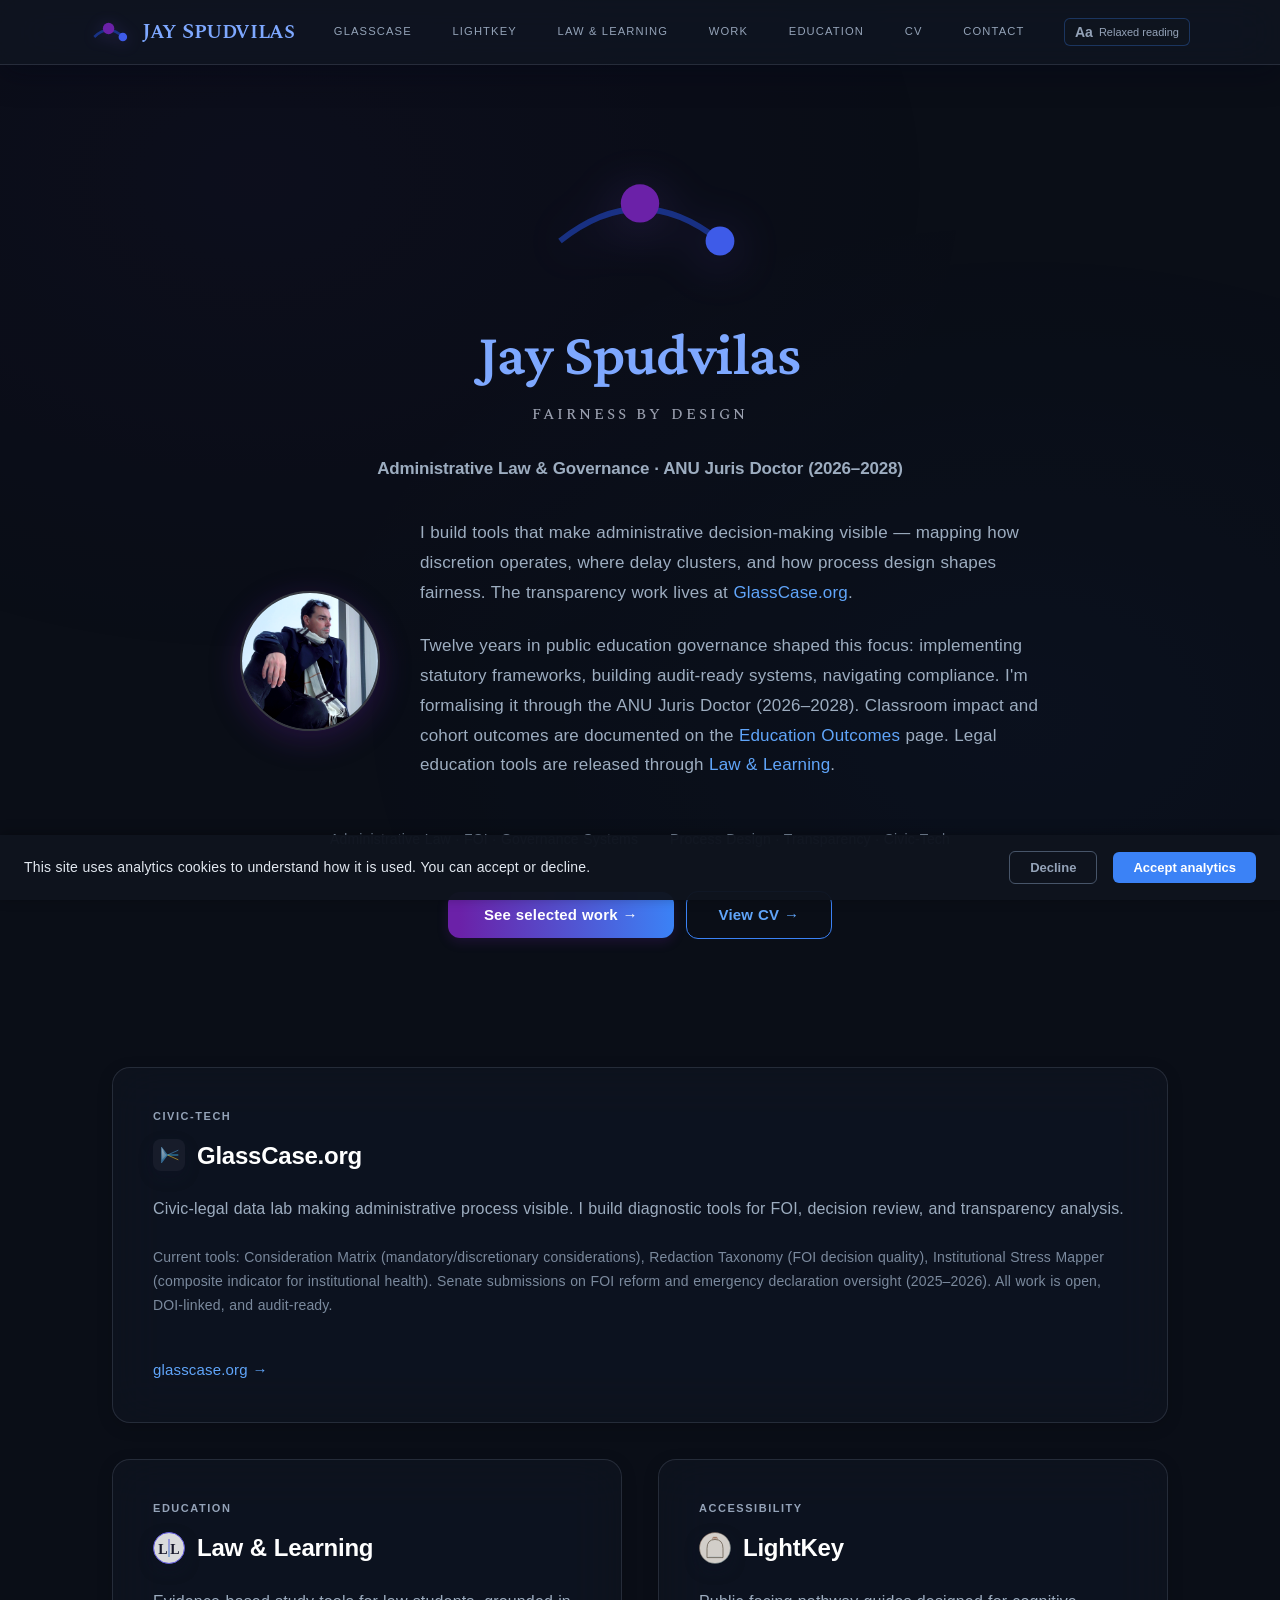
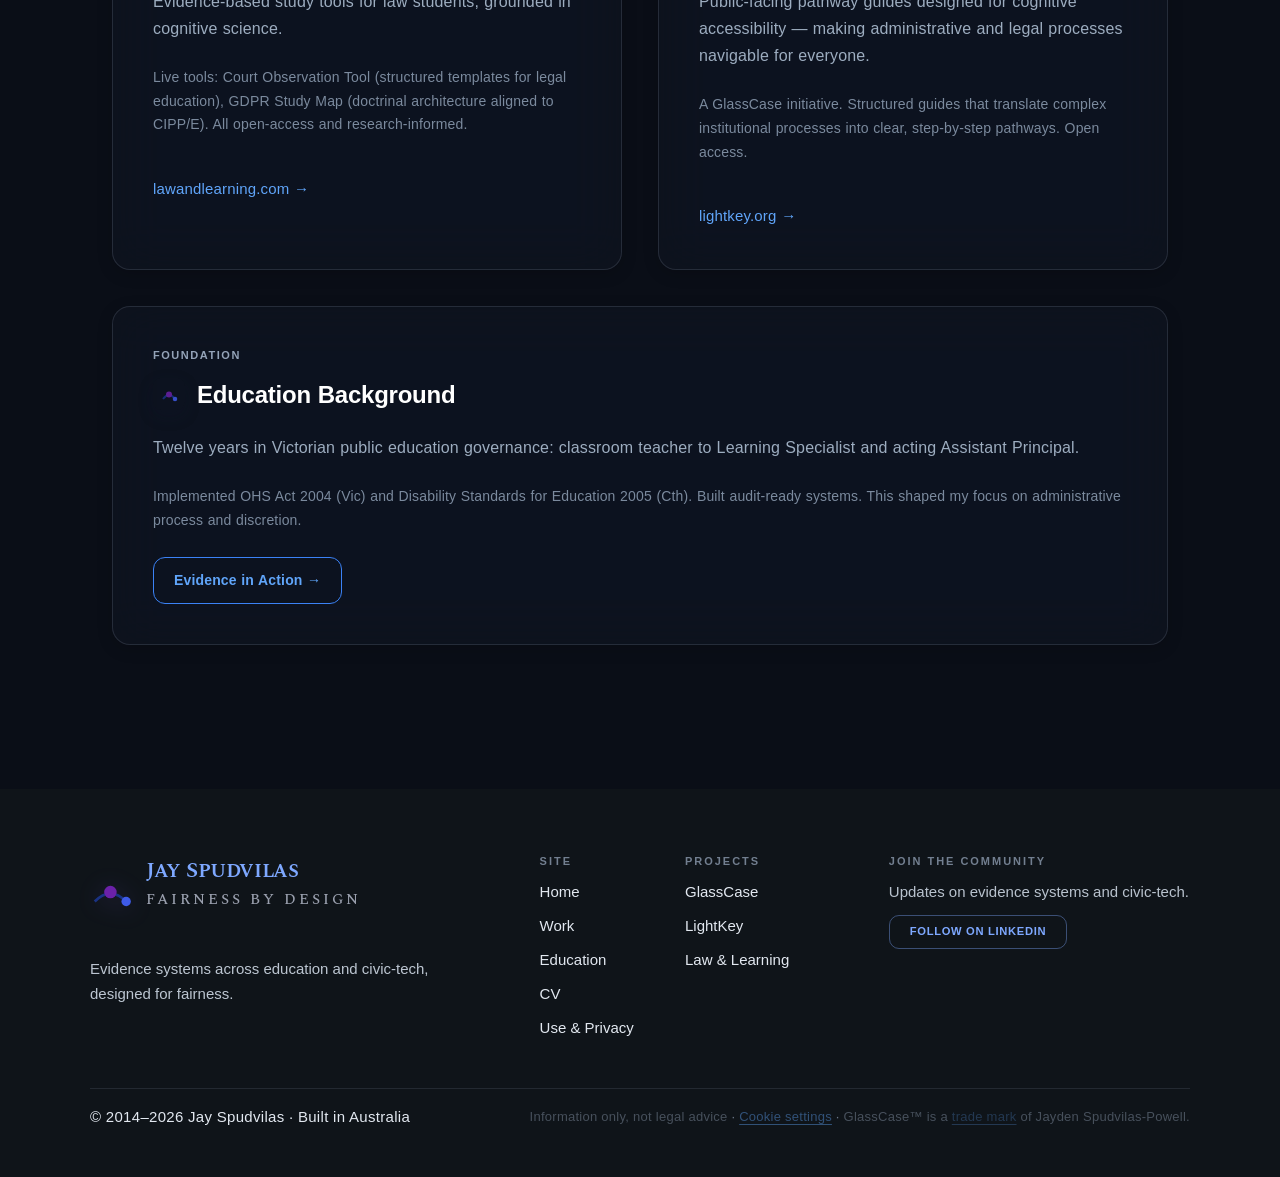
<file: index.html>
<!DOCTYPE html>
<html lang="en-AU">
<head>
<script src="/js/consent-gate.js" defer></script>
<meta charset="UTF-8">
  <meta name="viewport" content="width=device-width, initial-scale=1.0">
  <title>Jay Spudvilas | Fairness by Design</title>
  <meta name="description" content="Jay Spudvilas — Administrative law and governance practitioner. Founder of GlassCase.org and Law & Learning. ANU JD (2026–2028). ORCID 0009-0000-0945-0380.">
  <meta name="keywords" content="Jay Spudvilas, Jayden Spudvilas-Powell, Jayden Leigh Spudvilas-Powell, education leadership, instructional leadership, governance, policy design, administrative law, information law, freedom of information, FOI, evidence systems, GlassCase, Law and Learning, LightKey, ANU JD, Victorian teacher, education reform, compliance systems, public sector integrity, policy implementation, regulatory compliance, legal education, legal design, accountability frameworks, Consideration Matrix, Redaction Taxonomy, Institutional Stress Mapper, Court Observation Tool">
  <meta name="author" content="Jay Spudvilas, Jayden Spudvilas-Powell">
  <link rel="canonical" href="https://jayspudvilas.com/">
  <meta name="robots" content="index,follow,max-image-preview:large,max-snippet:-1,max-video-preview:-1">
  <link rel="icon" type="image/svg+xml" href="/favicon.svg">
  
  <!-- Open Graph -->
  <meta property="og:type" content="profile">
  <meta property="og:url" content="https://jayspudvilas.com/">
  <meta property="og:title" content="Jay Spudvilas | Fairness by Design">
  <meta property="og:description" content="Administrative law and governance practitioner. Founder of GlassCase.org and Law & Learning. ANU JD (2026–2028).">
  <meta property="og:site_name" content="Jay Spudvilas">
  <meta property="og:locale" content="en_AU">
  <meta property="og:image" content="https://jayspudvilas.com/og-image.png">
  <meta property="og:image:width" content="1200">
  <meta property="og:image:height" content="630">
  <meta property="og:image:alt" content="Jay Spudvilas | Fairness by Design">
  
  <!-- Twitter Card -->
  <meta name="twitter:card" content="summary_large_image">
  <meta name="twitter:url" content="https://jayspudvilas.com/">
  <meta name="twitter:title" content="Jay Spudvilas | Fairness by Design">
  <meta name="twitter:description" content="Administrative law and governance practitioner. Founder of GlassCase.org and Law & Learning. ANU JD (2026–2028).">
  <meta name="twitter:image" content="https://jayspudvilas.com/og-image.png">
  <meta name="twitter:image:alt" content="Jay Spudvilas | Fairness by Design">
  
  <!-- Identity links -->
  <link rel="me" href="https://linkedin.com/in/jayspudvilas">
  <link rel="me" href="https://orcid.org/0009-0000-0945-0380">
  <link rel="me" href="https://github.com/nuncprotunc">
  <link rel="me" href="https://glasscase.org/">
  <link rel="me" href="https://lawandlearning.com/">
  <link rel="me" href="https://lightkey.org/">
  <link rel="me" href="https://bsky.app/profile/glasscase.org">
  <link rel="me" href="https://substack.com/@glasscase">
  <link rel="me" href="https://glasscase.substack.com/">
  
  <!-- Crimson Pro (headings) + Spectral SC (brand mark) -->
  <link rel="preconnect" href="https://fonts.gstatic.com" crossorigin>
  <link rel="preconnect" href="https://fonts.googleapis.com">
  <link rel="preload" as="style" href="https://fonts.googleapis.com/css2?family=Crimson+Pro:wght@500;600;700&display=swap">
  <link rel="stylesheet" href="https://fonts.googleapis.com/css2?family=Crimson+Pro:wght@500;600;700&display=swap" media="print" onload="this.media='all'">
  <noscript><link rel="stylesheet" href="https://fonts.googleapis.com/css2?family=Crimson+Pro:wght@500;600;700&display=swap"></noscript>
  <link rel="preload" as="style" href="https://fonts.googleapis.com/css2?family=Spectral+SC:wght@500;600&display=swap">
  <link rel="stylesheet" href="https://fonts.googleapis.com/css2?family=Spectral+SC:wght@500;600&display=swap" media="print" onload="this.media='all'">
  <noscript><link rel="stylesheet" href="https://fonts.googleapis.com/css2?family=Spectral+SC:wght@500;600&display=swap"></noscript>
  <link rel="stylesheet" href="/css/style.css?v=2026-03-02">
  
  <!-- Structured Data (JSON-LD) -->
  <script type="application/ld+json">
  {
    "@context": "https://schema.org",
    "@graph": [
      {
        "@type": "Person",
        "@id": "https://jayspudvilas.com/#person",
        "name": "Jay Spudvilas",
        "alternateName": ["Jayden Spudvilas-Powell", "Jayden Leigh Spudvilas-Powell"],
        "givenName": "Jayden",
        "familyName": "Spudvilas-Powell",
        "url": "https://jayspudvilas.com/",
        "email": "jay@jayspudvilas.com",
        "jobTitle": "Public-sector governance and legal-design practitioner",
        "description": "Administrative law and governance practitioner. Founder of GlassCase.org and Law & Learning. ANU JD (2026–2028). Twelve years in public education governance.",
        "knowsAbout": [
          "Administrative law",
          "Information law",
          "Freedom of information",
          "Governance design",
          "Public-sector integrity",
          "Regulatory compliance",
          "Legal design",
          "Accountability frameworks",
          "Instructional leadership"
        ],
        "alumniOf": [
          { "@type": "CollegeOrUniversity", "name": "Australian National University", "alternateName": "ANU", "sameAs": "https://www.anu.edu.au/" },
          { "@type": "CollegeOrUniversity", "name": "University of Melbourne" },
          { "@type": "CollegeOrUniversity", "name": "Monash University" }
        ],
        "affiliation": { "@type": "GovernmentOrganization", "@id": "https://jayspudvilas.com/#doe-vic" },
        "worksFor": [
          {
            "@type": "OrganizationRole",
            "roleName": "Classroom Teacher & Digital Technologies Leader",
            "startDate": "2025-01",
            "endDate": "2026-01",
            "worksFor": { "@type": "EducationalOrganization", "@id": "https://jayspudvilas.com/#meltonwest" }
          },
          {
            "@type": "OrganizationRole",
            "roleName": "Classroom Teacher",
            "startDate": "2023-10",
            "endDate": "2025-01",
            "worksFor": { "@type": "EducationalOrganization", "@id": "https://jayspudvilas.com/#keelonith" }
          },
          {
            "@type": "OrganizationRole",
            "roleName": "Learning Specialist",
            "startDate": "2023-01",
            "endDate": "2023-10",
            "worksFor": { "@type": "EducationalOrganization", "@id": "https://jayspudvilas.com/#springside" }
          },
          {
            "@type": "OrganizationRole",
            "roleName": "Learning Specialist",
            "startDate": "2018-01",
            "endDate": "2023-01",
            "worksFor": { "@type": "EducationalOrganization", "@id": "https://jayspudvilas.com/#meltonwest" }
          },
          {
            "@type": "OrganizationRole",
            "roleName": "Leading Teacher",
            "startDate": "2017-01",
            "endDate": "2018-01",
            "worksFor": { "@type": "EducationalOrganization", "@id": "https://jayspudvilas.com/#meltonwest" }
          },
          {
            "@type": "OrganizationRole",
            "roleName": "Classroom Teacher & STEM Coach",
            "startDate": "2016-01",
            "endDate": "2017-01",
            "worksFor": { "@type": "EducationalOrganization", "@id": "https://jayspudvilas.com/#meltonwest" }
          },
          {
            "@type": "OrganizationRole",
            "roleName": "Classroom Teacher",
            "startDate": "2014-01",
            "endDate": "2016-01",
            "worksFor": { "@type": "EducationalOrganization", "@id": "https://jayspudvilas.com/#tarneit" }
          }
        ],
        "sameAs": [
          "https://linkedin.com/in/jayspudvilas",
          "https://orcid.org/0009-0000-0945-0380",
          "https://github.com/nuncprotunc",
          "https://glasscase.org/",
          "https://lawandlearning.com/",
          "https://lightkey.org/",
          "https://bsky.app/profile/glasscase.org",
          "https://substack.com/@glasscase",
          "https://glasscase.substack.com/"
        ]
      },
      {
        "@type": "GovernmentOrganization",
        "@id": "https://jayspudvilas.com/#doe-vic",
        "name": "Department of Education (Victoria)",
        "alternateName": "DET Victoria"
      },
      {
        "@type": "EducationalOrganization",
        "@id": "https://jayspudvilas.com/#meltonwest",
        "name": "Melton West Primary School",
        "parentOrganization": { "@type": "GovernmentOrganization", "@id": "https://jayspudvilas.com/#doe-vic" },
        "address": { "@type": "PostalAddress", "addressLocality": "Melton West", "addressRegion": "VIC", "addressCountry": "AU" }
      },
      {
        "@type": "EducationalOrganization",
        "@id": "https://jayspudvilas.com/#keelonith",
        "name": "Keelonith Primary School",
        "parentOrganization": { "@type": "GovernmentOrganization", "@id": "https://jayspudvilas.com/#doe-vic" },
        "address": { "@type": "PostalAddress", "addressLocality": "Greenvale", "addressRegion": "VIC", "addressCountry": "AU" }
      },
      {
        "@type": "EducationalOrganization",
        "@id": "https://jayspudvilas.com/#springside",
        "name": "Springside Primary School",
        "parentOrganization": { "@type": "GovernmentOrganization", "@id": "https://jayspudvilas.com/#doe-vic" },
        "address": { "@type": "PostalAddress", "addressLocality": "Caroline Springs", "addressRegion": "VIC", "addressCountry": "AU" }
      },
      {
        "@type": "EducationalOrganization",
        "@id": "https://jayspudvilas.com/#tarneit",
        "name": "Tarneit P-9 College",
        "parentOrganization": { "@type": "GovernmentOrganization", "@id": "https://jayspudvilas.com/#doe-vic" },
        "address": { "@type": "PostalAddress", "addressLocality": "Tarneit", "addressRegion": "VIC", "addressCountry": "AU" }
      },
      {
        "@type": "WebSite",
        "@id": "https://jayspudvilas.com/#website",
        "url": "https://jayspudvilas.com/",
        "name": "Jay Spudvilas",
        "inLanguage": "en-AU"
      },
      {
        "@type": "WebPage",
        "@id": "https://jayspudvilas.com/#webpage",
        "url": "https://jayspudvilas.com/",
        "name": "Jay Spudvilas | Fairness by Design",
        "description": "Jay Spudvilas (Jayden Spudvilas-Powell) — administrative law and governance practitioner. Founder of GlassCase and Law & Learning.",
        "isPartOf": { "@type": "WebSite", "@id": "https://jayspudvilas.com/#website" },
        "inLanguage": "en-AU",
        "about": { "@type": "Person", "@id": "https://jayspudvilas.com/#person" }
      }
    ]
  }
  </script>
  
  <style>
    :root {
      color-scheme: dark;
      
      /* Premium colour palette */
      --purple-deep: #6b21a8;
      --purple-medium: #8b5cf6;
      --purple-light: #a78bfa;
      --purple-muted: #c4b5fd;
      --purple-glow: rgba(139, 92, 246, 0.24);

      --blue-deep: #1e40af;
      --blue-medium: #3b82f6;
      --blue-bright: #60a5fa;
      --blue-light: #93c5fd;
      --blue-glow: rgba(59, 130, 246, 0.18);

      /* Soft serif for display headings; body stays Inter */
      --font-display: 'Crimson Pro', Georgia, 'Times New Roman', serif;
      
      --bg-base: #0a0e17;
      --bg-elevated: #0f1419;
      --bg-card: #111621;
      --bg-glass: rgba(17, 22, 33, 0.6);
      
      --text-primary: #f8fafc;
      --text-secondary: #e2e8f0;
      --text-tertiary: #cbd5e1;
      --text-muted: #94a3b8;
      
      --gradient-primary: linear-gradient(135deg, #6b21a8 0%, #3b82f6 100%);
      --gradient-mesh: radial-gradient(ellipse at 20% 20%, rgba(107, 33, 168, 0.07) 0%, transparent 50%),
                       radial-gradient(ellipse at 80% 80%, rgba(59, 130, 246, 0.06) 0%, transparent 50%);
      
      --shadow-sm: 0 2px 8px rgba(0, 0, 0, 0.12);
      --shadow-md: 0 4px 16px rgba(0, 0, 0, 0.16);
      --shadow-lg: 0 8px 32px rgba(0, 0, 0, 0.24);
      --shadow-xl: 0 16px 48px rgba(0, 0, 0, 0.32);
      
      --transition-swift: 150ms cubic-bezier(0.4, 0, 0.2, 1);
      --transition-smooth: 250ms cubic-bezier(0.4, 0, 0.2, 1);
      --transition-elegant: 400ms cubic-bezier(0.4, 0, 0.2, 1);

      --space-xs: 0.5rem;
      --space-sm: 0.75rem;
      --space-md: 1rem;
      --space-lg: 1.5rem;
      --space-xl: 2rem;
      --space-2xl: 3rem;
      --space-3xl: 4rem;

      --border-medium: 1px solid rgba(148, 163, 184, 0.18);
      
      /* Reading mode variables */
      --lh-body: 1.6;
      --ls-body: 0.01em;
      --ws-body: 0.03em;
    }
    
    body.reading-relaxed {
      --lh-body: 2.2;
      --ls-body: 0.08em;
      --ws-body: 0.12em;
    }

    * {
      margin: 0;
      padding: 0;
      box-sizing: border-box;
    }

    html {
      scroll-behavior: smooth;
    }

    body {
      font-family: Inter, -apple-system, BlinkMacSystemFont, sans-serif;
      background: var(--bg-base);
      color: var(--text-primary);
      line-height: var(--lh-body);
      letter-spacing: var(--ls-body);
      word-spacing: var(--ws-body);
      position: relative;
      overflow-x: hidden;
      transition: line-height 0.3s ease, letter-spacing 0.3s ease, word-spacing 0.3s ease;
    }

    a {
      color: var(--blue-bright);
      text-decoration: underline;
      text-decoration-color: transparent;
      text-decoration-thickness: 1px;
      text-underline-offset: 3px;
      transition: all var(--transition-smooth);
      text-decoration-skip-ink: auto;
    }

    a:hover {
      color: var(--blue-light);
      text-decoration-color: var(--blue-bright);
    }

    /* Static gradient mesh background — calm, no motion */
    body::before {
      content: '';
      position: fixed;
      top: 0;
      left: 0;
      right: 0;
      bottom: 0;
      background: var(--gradient-mesh);
      opacity: 0.55;
      pointer-events: none;
      z-index: -1;
    }

    .header {
      padding: var(--space-sm) var(--space-lg);
      background: rgba(17, 22, 33, 0.75);
      -webkit-backdrop-filter: blur(24px) saturate(180%);
      backdrop-filter: blur(24px) saturate(180%);
      border-bottom: var(--border-medium);
      position: sticky;
      top: 0;
      z-index: 100;
      box-shadow: 0 10px 30px rgba(2, 6, 23, 0.35);
      animation: slideDown var(--transition-elegant);
    }

    .header-inner {
      max-width: 1100px;
      margin: 0 auto;
      display: flex;
      flex-wrap: wrap;
      align-items: center;
      justify-content: space-between;
      gap: var(--space-sm);
      row-gap: var(--space-sm);
    }

    @keyframes slideDown {
      from { transform: translateY(-100%); opacity: 0; }
      to { transform: translateY(0); opacity: 1; }
    }

    .logo-area {
      display: flex;
      align-items: center;
      gap: var(--space-sm);
    }

    .logo-link {
      display: inline-flex;
      align-items: center;
      gap: var(--space-sm);
      text-decoration: none;
      color: inherit;
    }

    .logo-area svg {
      width: 40px;
      height: 40px;
      filter: drop-shadow(0 2px 8px var(--purple-glow));
      transition: transform var(--transition-smooth);
    }

    .logo-area:hover svg {
      transform: scale(1.05) rotate(5deg);
    }

    .logo-text {
      font-family: 'Spectral SC', 'Spectral', Georgia, serif;
      font-size: 1.375rem;
      font-style: normal;
      font-weight: 600;
      color: #7EA8FF;
      letter-spacing: -0.02em;
    }

    .global-nav {
      display: flex;
      align-items: center;
      justify-content: flex-end;
      gap: clamp(0.5rem, 2vw, 1.25rem);
      font-size: clamp(0.72rem, 2.8vw, 0.875rem);
      letter-spacing: 0.08em;
      text-transform: uppercase;
    }

    .global-nav__link {
      position: relative;
      color: var(--text-muted);
      text-decoration: none;
      padding: 0.35rem 0.65rem;
      font-size: 0.7rem;
      border-radius: var(--radius-sm);
      transition: all var(--transition-swift);
      white-space: nowrap;
    }

    .global-nav__link:hover {
      color: var(--text-secondary);
      background: rgba(59, 130, 246, 0.08);
      text-decoration: none;
    }

    .global-nav__link[aria-current="page"],
    .global-nav__link--active {
      color: var(--text-primary);
      background: rgba(59, 130, 246, 0.12);
      border-bottom: 2px solid var(--blue-medium);
      padding-bottom: 0.25rem;
    }

    /* Relaxed reading toggle button */
    .js-reading-toggle {
      display: flex;
      align-items: center;
      gap: 6px;
      font-family: Inter, -apple-system, BlinkMacSystemFont, sans-serif;
      font-size: 11px;
      font-weight: 500;
      color: var(--text-muted);
      background: rgba(17, 22, 33, 0.6);
      border: 1px solid rgba(59, 130, 246, 0.3);
      border-radius: 6px;
      padding: 5px 10px;
      cursor: pointer;
      transition: border-color 0.2s ease, color 0.2s ease, background 0.2s ease;
      white-space: nowrap;
    }

    .js-reading-toggle:hover {
      border-color: var(--blue-medium);
      color: var(--blue-bright);
      background: rgba(59, 130, 246, 0.1);
    }

    .js-reading-toggle:focus-visible {
      outline: 2px solid var(--blue-medium);
      outline-offset: 2px;
    }

    .js-reading-toggle[aria-pressed="true"] {
      background: rgba(59, 130, 246, 0.15);
      border-color: var(--blue-medium);
      color: var(--blue-light);
    }

    .js-reading-toggle .toggle-icon {
      font-size: 14px;
      font-weight: 600;
    }

    /* Mobile hamburger menu */
    .mobile-menu-button {
      display: none;
    }

    @media (max-width: 720px) {
      .header {
        padding: var(--space-sm) var(--space-md);
      }

      .header-inner {
        flex-direction: row;
        align-items: center;
        justify-content: space-between;
        gap: var(--space-sm);
      }

      .logo-area {
        justify-content: flex-start;
      }
      
      .js-reading-toggle {
        display: none !important;
      }

      .mobile-menu-button {
        display: flex;
        flex-direction: column;
        justify-content: space-around;
        width: 24px;
        height: 24px;
        background: transparent;
        border: none;
        cursor: pointer;
        padding: 0;
        z-index: 101;
      }

      .mobile-menu-button span {
        width: 24px;
        height: 2px;
        background: #7B8A9E;
        border-radius: 2px;
        transition: all 0.3s ease;
        transform-origin: center;
      }

      .mobile-menu-button[aria-expanded="true"] span:nth-child(1) {
        transform: rotate(45deg) translate(5px, 5px);
      }

      .mobile-menu-button[aria-expanded="true"] span:nth-child(2) {
        opacity: 0;
      }

      .mobile-menu-button[aria-expanded="true"] span:nth-child(3) {
        transform: rotate(-45deg) translate(7px, -6px);
      }

      .global-nav {
        display: none !important;
      }

      .mobile-menu {
        position: fixed;
        top: 0;
        left: -320px;
        width: 300px;
        height: 100vh;
        background: #0f172a;
        border-right: 1px solid rgba(59, 130, 246, 0.25);
        box-shadow: 4px 0 24px rgba(0, 0, 0, 0.4);
        transition: left 0.3s cubic-bezier(0.4, 0, 0.2, 1);
        z-index: 100;
        padding: 80px 32px 32px;
        overflow-y: auto;
      }

      .mobile-menu::before {
        content: '';
        position: absolute;
        top: 0;
        left: 0;
        right: 0;
        bottom: 0;
        background: linear-gradient(135deg, rgba(107, 33, 168, 0.06) 0%, transparent 50%, rgba(59, 130, 246, 0.04) 100%);
        pointer-events: none;
      }

      .mobile-menu::after {
        content: '';
        position: absolute;
        top: 0;
        right: 0;
        width: 1px;
        height: 100%;
        background: linear-gradient(180deg, #60a5fa 0%, transparent 50%, #60a5fa 100%);
        opacity: 0.3;
      }

      .mobile-menu.active {
        left: 0;
      }

      .mobile-menu-header {
        margin-bottom: 2rem;
        padding-bottom: 1.5rem;
        text-align: center;
      }

      .mobile-menu-title {
        font-family: 'Spectral SC', 'Spectral', Georgia, serif;
        font-size: 1.75rem;
        color: #8093FF;
        margin: 0 0 0.5rem 0;
        text-shadow: 0 2px 8px rgba(96, 165, 250, 0.3);
        text-align: center;
      }

      .mobile-menu-subtitle {
        font-family: 'Spectral SC', 'Spectral', Georgia, serif;
        font-size: 0.75rem;
        color: #B3B9C9;
        font-weight: 500;
        letter-spacing: 0.24em;
        text-transform: uppercase;
        margin: 0;
        text-align: center;
      }

      .mobile-menu nav {
        display: flex;
        flex-direction: column;
        gap: 0.75rem;
      }

      .mobile-menu a {
        color: #E8F4F8;
        text-decoration: none;
        font-size: 1rem;
        font-weight: 500;
        padding: 1rem 1.25rem 1rem 2.25rem;
        border-radius: 12px;
        transition: all 0.3s cubic-bezier(0.4, 0, 0.2, 1);
        position: relative;
        overflow: hidden;
        border: 1px solid transparent;
      }

      .mobile-menu a:hover {
        color: #60a5fa;
        background: rgba(59, 130, 246, 0.12);
        transform: translateX(8px);
        border-color: rgba(59, 130, 246, 0.3);
        box-shadow: 0 4px 12px rgba(96, 165, 250, 0.2);
      }

      .mobile-menu a.active {
        background: transparent;
        color: #60a5fa;
        border-color: transparent;
        box-shadow: none;
      }

      .mobile-menu a.active::after {
        content: '▶';
        position: absolute;
        left: 0.9rem;
        top: 50%;
        transform: translateY(-50%);
        font-size: 0.75rem;
        color: #60a5fa;
        opacity: 0.9;
      }

      .mobile-menu-overlay {
        position: fixed;
        top: 0;
        left: 0;
        width: 100vw;
        height: 100vh;
        background: rgba(0, 0, 0, 0.6);
        -webkit-backdrop-filter: blur(4px);
        backdrop-filter: blur(4px);
        opacity: 0;
        visibility: hidden;
        transition: opacity 0.3s ease, visibility 0.3s ease;
        z-index: 99;
      }

      .mobile-menu-overlay.active {
        opacity: 1;
        visibility: visible;
      }
    }

    @media (min-width: 721px) {
      .mobile-menu-button { display: none !important; }
      .mobile-menu, .mobile-menu-overlay { display: none !important; }
    }

    .hero {
      max-width: 900px;
      margin: 0 auto;
      padding: 4.5rem 2rem 4rem;
      text-align: center;
    }

    .hero-logo {
      margin: 0 auto 2.5rem;
      max-width: 320px;
      display: block;
      filter: drop-shadow(0 8px 24px var(--purple-glow));
      animation: fadeIn var(--transition-elegant);
    }

    @keyframes fadeIn {
      from { opacity: 0; transform: scale(0.96); }
      to { opacity: 1; transform: scale(1); }
    }

    .hero-name {
      font-family: var(--font-display);
      font-size: clamp(2.5rem, 6vw, 3.75rem);
      font-weight: 600;
      font-style: normal;
      color: #7EA8FF;
      margin-bottom: 1rem;
      letter-spacing: -0.01em;
      line-height: 1.1;
    }

    .hero-tagline {
      font-family: 'Spectral SC', 'Spectral', Georgia, serif;
      font-size: 0.9375rem;
      color: #B3B9C9;
      opacity: 0.85;
      text-transform: uppercase;
      letter-spacing: 3px;
      font-weight: 500;
      margin-bottom: 1.75rem;
    }

    .hero-subtitle {
      font-size: 1.0625rem;
      font-weight: 600;
      color: #9DADC0;
      margin-bottom: 2.25rem;
      letter-spacing: -0.01em;
    }

    .hero-description {
      font-size: 1.0625rem;
      color: #9DADC0;
      line-height: 1.75;
      margin-bottom: 1.5rem;
      max-width: 720px;
      margin-left: auto;
      margin-right: auto;
    }

    .hero-description a {
      color: #60a5fa;
      text-decoration: none;
      border-bottom: 1px solid transparent;
      transition: border-color 0.2s;
    }

    .hero-description a:hover {
      border-bottom-color: #60a5fa;
    }

    .hero-bio {
      display: flex;
      align-items: center;
      gap: 2.5rem;
      max-width: 800px;
      margin: 0 auto 1.5rem;
      text-align: left;
    }

    .hero-portrait {
      width: 140px;
      height: 140px;
      border-radius: 50%;
      object-fit: cover;
      flex-shrink: 0;
      box-shadow: 0 8px 32px rgba(107, 33, 168, 0.25);
      border: 2px solid rgba(255, 255, 255, 0.18);
      filter: brightness(1.12) contrast(1.05);
    }

    .hero-bio-text {
      flex: 1;
    }

    .hero-bio-text .hero-description {
      margin-left: 0;
      margin-right: 0;
      max-width: none;
    }

    @media (max-width: 600px) {
      .hero-bio {
        flex-direction: column;
        align-items: center;
        text-align: center;
      }
      .hero-portrait {
        width: 120px;
        height: 120px;
      }
      .hero-bio-text .hero-description {
        margin-left: auto;
        margin-right: auto;
      }
    }

    .specialties {
      display: flex;
      justify-content: center;
      gap: 2rem;
      flex-wrap: wrap;
      font-size: 0.875rem;
      color: #7B8A9E;
      margin-bottom: 2.5rem;
      font-weight: 500;
    }

    .btn {
      display: inline-block;
      padding: 0.7rem 2.25rem;
      border-radius: 12px;
      font-weight: 600;
      font-size: 0.9375rem;
      text-decoration: none;
      transition: all 0.3s;
      border: none;
      cursor: pointer;
    }

    .btn-primary {
      background: linear-gradient(90deg, #6b21a8 5%, #3b82f6 100%);
      color: white;
      box-shadow: 0 4px 12px rgba(107, 33, 168, 0.2);
    }

    .btn-primary:hover {
      transform: translateY(-2px);
      box-shadow: 0 8px 24px rgba(107, 33, 168, 0.3);
    }

    .btn-secondary {
      background: transparent;
      border: 1.5px solid #3b82f6;
      color: #60a5fa;
      padding: 0.7rem 2rem;
    }

    .btn-secondary:hover {
      background: rgba(59, 130, 246, 0.1);
      border-color: #60a5fa;
    }

    .btn-row {
      display: flex;
      gap: 0.5rem;
      flex-wrap: nowrap;
      align-items: center;
    }

    .btn-compact {
      font-size: 0.875rem;
      padding: 0.7rem 1.25rem;
    }

    @media (max-width: 520px) {
      .btn-row { flex-wrap: wrap; }
    }

    .cards {
      max-width: 1120px;
      margin: 0 auto;
      padding: 4rem 2rem 5rem;
      display: grid;
      grid-template-columns: repeat(auto-fit, minmax(360px, 1fr));
      gap: 2.25rem;
    }

    .card {
      background: var(--bg-glass);
      -webkit-backdrop-filter: blur(24px) saturate(180%);
      backdrop-filter: blur(24px) saturate(180%);
      border: 1px solid rgba(148, 163, 184, 0.18);
      border-radius: 18px;
      padding: 2.5rem;
      box-shadow: var(--shadow-md);
      position: relative;
      overflow: hidden;
      transition: all var(--transition-smooth);
    }

    .card::before {
      content: '';
      position: absolute;
      top: 0;
      left: 0;
      right: 0;
      height: 2px;
      background: var(--gradient-primary);
      opacity: 0;
      transition: opacity var(--transition-smooth);
    }

    .card:hover {
      transform: translateY(-3px);
      box-shadow: var(--shadow-lg), 0 0 24px rgba(139, 92, 246, 0.12);
      border-color: rgba(139, 92, 246, 0.28);
    }

    .card:hover::before {
      opacity: 1;
    }

    .card-header {
      display: flex;
      justify-content: space-between;
      align-items: flex-start;
      margin-bottom: 1.5rem;
      gap: 1rem;
    }

    .card-title {
      font-size: 1.5rem;
      font-weight: 700;
      color: #fff;
      line-height: 1.3;
      letter-spacing: -0.01em;
    }

    .card-title-group {
      display: flex;
      align-items: center;
      gap: 0.75rem;
    }

    .card-icon {
      width: 32px;
      height: 32px;
      border-radius: 8px;
      box-shadow: 0 6px 16px rgba(15, 23, 42, 0.35);
      opacity: 0.85;
    }

    /* Section eyebrow — quiet wayfinding label above each card heading */
    .card-eyebrow {
      font-family: Inter, -apple-system, BlinkMacSystemFont, sans-serif;
      font-size: 0.6875rem;
      font-weight: 600;
      text-transform: uppercase;
      letter-spacing: 0.14em;
      color: var(--text-muted);
      margin-bottom: 0.85rem;
    }

    .cards .card:first-child {
      grid-column: 1 / -1;
    }

    .card-content {
      color: #9DADC0;
      font-size: 1rem;
      line-height: 1.7;
      margin-bottom: 1.5rem;
    }

    .card-meta {
      color: #7B8A9E;
      font-size: 0.875rem;
      line-height: 1.7;
      margin-bottom: 1.5rem;
    }

    .card-link {
      color: #60a5fa;
      text-decoration: none;
      font-size: 0.9375rem;
      font-weight: 500;
      display: inline-block;
      margin-top: 1rem;
      transition: color 0.2s;
    }

    .card-link:hover {
      color: #93c5fd;
    }

    .site-header {
      position: sticky;
      top: 0;
      z-index: 100;
      height: auto;
      display: flex;
      align-items: center;
      justify-content: space-between;
      gap: clamp(8px, 1.2vw, 12px);
      padding-block: 14px;
      padding-inline: clamp(12px, 3vw, 32px);
      background: #111621;
      border-bottom: 1px solid var(--border-hairline);
      box-shadow: 0 4px 12px rgba(0,0,0,0.3);
      -webkit-backdrop-filter: saturate(130%) blur(10px);
      backdrop-filter: saturate(130%) blur(10px);
      flex-wrap: wrap;
    }

    .footer {
      padding: var(--space-3xl) var(--space-xl) var(--space-2xl);
      text-align: center;
      background: var(--bg-elevated);
      margin-top: var(--space-3xl);
      position: relative;
    }

    /* footer top-edge glow removed — calmer divider */

    .footer-links {
      display: flex;
      justify-content: center;
      gap: var(--space-xl);
      flex-wrap: wrap;
      margin-bottom: var(--space-lg);
    }

    .footer-links a {
      color: var(--blue-bright);
      font-size: 0.9375rem;
      font-weight: 600;
      transition: all var(--transition-smooth);
    }

    .footer-links a:hover {
      color: var(--blue-light);
      transform: translateY(-2px);
      text-decoration-color: var(--blue-light);
    }

    .footer-attribution {
      color: var(--text-secondary);
      font-size: 0.9375rem;
      margin-bottom: var(--space-sm);
      letter-spacing: 0.02em;
    }

    .footer-meta {
      color: var(--text-muted);
      font-size: 0.832rem;
      margin-bottom: var(--space-sm);
      letter-spacing: 0.02em;
    }

    .footer-layout {
      max-width: 1100px;
      margin: 0 auto;
      display: grid;
      grid-template-columns: minmax(0, 2fr) minmax(0, 1.5fr) minmax(0, 1.5fr);
      gap: var(--space-2xl);
      text-align: left;
      align-items: flex-start;
    }

    .footer-brand {
      display: flex;
      flex-direction: column;
      gap: var(--space-md);
    }

    .footer-brand p {
      font-size: 0.9375rem;
      color: var(--text-tertiary);
      line-height: 1.7;
      max-width: 28rem;
      opacity: 0.92;
    }

    .footer-logo {
      display: inline-flex;
      align-items: center;
      gap: var(--space-sm);
      text-decoration: none;
      color: inherit;
    }

    .footer-logo svg {
      width: 44px;
      height: 44px;
      filter: drop-shadow(0 3px 12px var(--purple-glow));
      transition: transform var(--transition-smooth), filter var(--transition-smooth);
    }

    .footer-logo:hover svg {
      transform: scale(1.05) rotate(3deg);
      filter: drop-shadow(0 4px 16px var(--purple-glow));
    }

    .footer-links-group {
      display: flex;
      gap: clamp(2rem, 4vw, 3.5rem);
      justify-content: flex-start;
    }

    .footer-column {
      display: flex;
      flex-direction: column;
      gap: 0.625rem;
    }

    .footer-heading {
      font-size: 0.6875rem;
      font-weight: 800;
      text-transform: uppercase;
      letter-spacing: 0.18em;
      color: var(--text-muted);
      margin-bottom: 0;
      opacity: 0.75;
    }

    .footer-column a {
      color: var(--text-secondary);
      font-size: 0.9375rem;
      font-weight: 500;
      text-decoration: none;
      transition: all var(--transition-smooth);
      position: relative;
      display: inline-block;
      width: fit-content;
    }

    .footer-column a::after {
      content: '';
      position: absolute;
      bottom: -2px;
      left: 0;
      width: 0;
      height: 1px;
      background: var(--blue-bright);
      transition: width var(--transition-smooth);
    }

    .footer-column a:hover {
      color: var(--blue-bright);
      transform: translateX(2px);
    }

    .footer-column a:hover::after {
      width: 100%;
    }

    .footer-cta {
      font-size: 0.875rem;
      color: var(--text-tertiary);
      display: flex;
      flex-direction: column;
      gap: 0.625rem;
      text-align: left;
    }

    .footer-cta > p {
      line-height: 1.65;
      font-size: 0.9375rem;
      opacity: 0.9;
      margin: 0;
    }

    .footer-cta-button {
      display: inline-flex;
      align-items: center;
      justify-content: center;
      padding: 0.45rem 1.25rem;
      border-radius: 10px;
      background: transparent;
      border: 1px solid rgba(126, 168, 255, 0.4);
      color: #7EA8FF;
      font-size: 0.7rem;
      font-weight: 600;
      letter-spacing: 0.06em;
      text-transform: uppercase;
      text-decoration: none;
      transition: border-color var(--transition-smooth), background var(--transition-smooth);
      width: fit-content;
    }

    .footer-cta-button:hover {
      border-color: #7EA8FF;
      background: rgba(126, 168, 255, 0.08);
    }

    .footer-legal-note {
      font-size: 0.8125rem;
      color: var(--text-muted);
      line-height: 1.6;
      max-width: 28rem;
      opacity: 0.75;
    }

    .footer-bottom {
      max-width: 1100px;
      margin: var(--space-2xl) auto 0;
      padding-top: var(--space-md);
      border-top: 1px solid rgba(148, 163, 184, 0.15);
      display: flex;
      flex-wrap: wrap;
      gap: var(--space-xs);
      justify-content: space-between;
      align-items: center;
      text-align: left;
    }

    .footer-bottom .footer-attribution {
      margin-bottom: 0;
    }

    .footer-bottom .footer-meta {
      margin-bottom: 0;
      opacity: 0.7;
    }

    @media (max-width: 960px) {
      .footer-layout {
        grid-template-columns: minmax(0, 1fr);
        gap: var(--space-2xl);
      }

      .footer-links-group {
        justify-content: flex-start;
      }

      .footer-bottom {
        flex-direction: column;
        align-items: flex-start;
      }
    }

    @media (max-width: 768px) {
      .hero-name {
        font-size: 2.75rem;
      }
      
      .cards {
        grid-template-columns: 1fr;
      }

      .specialties {
        gap: 1.25rem;
        font-size: 0.8125rem;
      }

      .header {
        flex-direction: column;
        gap: 1rem;
        text-align: center;
      }
      .logo-area { justify-content: center; margin: 0 auto; }
      .header-pill { display: none; }

      .card-header {
        flex-direction: column;
        align-items: flex-start;
      }
    }
  </style>
</head>
<body>

<div id="js-header"></div>

<main class="hero">
  <!-- Hero logo - two circles with single upward arc -->
  <svg class="hero-logo" viewBox="0 0 400 180">
    <!-- Single upward arc (NOT S-curve) -->
    <path d="M 100 130 Q 200 50, 300 130" 
          stroke="#1e40af" 
          stroke-width="7" 
          fill="none" 
          opacity="0.7"/>
    
    <!-- Purple circle (larger, at peak) -->
    <circle cx="200" cy="83" r="24" fill="#6b21a8"/>
    
    <!-- Blue circle (smaller, at right) -->
    <circle cx="300" cy="130" r="18" fill="#3E5BE8"/>
  </svg>

  <h1 class="hero-name">Jay Spudvilas</h1>
  <div class="hero-tagline">FAIRNESS BY DESIGN</div>
  <p class="hero-subtitle">Administrative Law &amp; Governance · ANU Juris Doctor (2026–2028)</p>

  <div class="hero-bio">
    <img src="/portrait.png" alt="Jay Spudvilas (Jayden Spudvilas-Powell), public-sector governance and legal-design practitioner" title="Jay Spudvilas — Governance Practitioner & ANU JD Candidate" class="hero-portrait" loading="eager" decoding="async">
    <div class="hero-bio-text">
  <p class="hero-description">
    I build tools that make administrative decision-making visible — mapping how discretion operates, where delay clusters, and how process design shapes fairness. The transparency work lives at <a href="https://glasscase.org">GlassCase.org</a>.
  </p>
  
  <p class="hero-description">
    Twelve years in public education governance shaped this focus: implementing statutory frameworks, building audit-ready systems, navigating compliance. I'm formalising it through the ANU Juris Doctor (2026–2028). Classroom impact and cohort outcomes are documented on the <a href="/education/">Education Outcomes</a> page. Legal education tools are released through <a href="https://lawandlearning.com">Law &amp; Learning</a>.
  </p>
    </div>
  </div>

  <div class="specialties">
    <span>Administrative Law · FOI · Governance Systems</span>
    <span>Process Design · Transparency · Civic-Tech</span>
  </div>

  <div class="btn-row" style="justify-content: center; gap: 0.75rem;">
    <a href="/work/" class="btn btn-primary">See selected work →</a>
    <a href="/cv/" class="btn btn-secondary">View CV →</a>
  </div>

</main>

<section class="cards">
  <div class="card">
    <div class="card-eyebrow">Civic-Tech</div>
    <div class="card-header">
      <div class="card-title-group">
        <img src="glasscase-favicon-64.svg" alt="GlassCase mark" class="card-icon" loading="lazy" decoding="async">
        <h2 class="card-title">GlassCase.org</h2>
      </div>
    </div>
    <p class="card-content">
      Civic-legal data lab making administrative process visible. I build diagnostic tools for FOI, decision review, and transparency analysis.
    </p>
    <p class="card-meta">
      Current tools: Consideration Matrix (mandatory/discretionary considerations), Redaction Taxonomy (FOI decision quality), Institutional Stress Mapper (composite indicator for institutional health). Senate submissions on FOI reform and emergency declaration oversight (2025–2026). All work is open, DOI-linked, and audit-ready.
    </p>
    <a href="https://glasscase.org" class="card-link">glasscase.org →</a>
  </div>

  <div class="card">
    <div class="card-eyebrow">Education</div>
    <div class="card-header">
      <div class="card-title-group">
        <img src="lawandlearning-favicon-64.svg" alt="Law &amp; Learning mark" class="card-icon" loading="lazy" decoding="async">
        <h2 class="card-title">Law &amp; Learning</h2>
      </div>
    </div>
    <p class="card-content">
      Evidence-based study tools for law students, grounded in cognitive science.
    </p>
    <p class="card-meta">
      Live tools: Court Observation Tool (structured templates for legal education), GDPR Study Map (doctrinal architecture aligned to CIPP/E). All open-access and research-informed.
    </p>
    <a href="https://lawandlearning.com" class="card-link">lawandlearning.com →</a>
  </div>

  <div class="card">
    <div class="card-eyebrow">Accessibility</div>
    <div class="card-header">
      <div class="card-title-group">
        <svg width="32" height="32" viewBox="0 0 300 300" fill="none" xmlns="http://www.w3.org/2000/svg" class="card-icon lk-card-icon" aria-hidden="true">
          <defs><linearGradient id="lk-ci-ring" x1="0%" y1="0%" x2="100%" y2="100%"><stop offset="0%" stop-color="#9A5530"/><stop offset="100%" stop-color="#3D7A8A"/></linearGradient></defs>
          <circle cx="150" cy="150" r="146" fill="#F5F0E8" stroke="url(#lk-ci-ring)" stroke-width="4"/>
          <path d="M 75 240 L 75 155 Q 75 70 150 70 Q 225 70 225 155 L 225 240" stroke="#5C4D3A" stroke-width="6" fill="#F5F0E8"/>
          <path d="M 128 70 L 132 50 L 168 50 L 172 70" stroke="#9A5530" stroke-width="5" fill="rgba(154,85,48,0.15)"/>
          <circle cx="150" cy="54" r="5" fill="#9A5530"/>
          <line x1="150" y1="59" x2="150" y2="68" stroke="#9A5530" stroke-width="3"/>
          <line x1="75" y1="240" x2="225" y2="240" stroke="#5C4D3A" stroke-width="6"/>
          <line x1="90" y1="234" x2="210" y2="234" stroke="#3D7A8A" stroke-width="3" opacity="0.5"/>
        </svg>
        <h2 class="card-title">LightKey</h2>
      </div>
    </div>
    <p class="card-content">
      Public-facing pathway guides designed for cognitive accessibility — making administrative and legal processes navigable for everyone.
    </p>
    <p class="card-meta">
      A GlassCase initiative. Structured guides that translate complex institutional processes into clear, step-by-step pathways. Open access.
    </p>
    <a href="https://lightkey.org" class="card-link" target="_blank" rel="noopener">lightkey.org →</a>
  </div>

  <div class="card" style="grid-column: 1 / -1;">
    <div class="card-eyebrow">Foundation</div>
    <div class="card-header">
      <div class="card-title-group">
        <img src="jayspudvilas-favicon-64.svg" alt="Jay Spudvilas mark" class="card-icon" loading="lazy" decoding="async">
        <h2 class="card-title">Education Background</h2>
      </div>
    </div>
    <p class="card-content">
      Twelve years in Victorian public education governance: classroom teacher to Learning Specialist and acting Assistant Principal.
    </p>
    <p class="card-meta">
      Implemented OHS Act 2004 (Vic) and Disability Standards for Education 2005 (Cth). Built audit-ready systems. This shaped my focus on administrative process and discretion.
    </p>
    <div class="btn-row">
      <a href="/education/" class="btn btn-secondary btn-compact">Evidence in Action →</a>
    </div>
  </div>
</section>

<div id="js-footer"><noscript><nav aria-label="Site links"><a href="/">Home</a> · <a href="/work/">Work</a> · <a href="/education/">Education</a> · <a href="/cv/">CV</a> · <a href="/legal/">Use &amp; Privacy</a></nav></noscript></div>

<script src="/js/components.js?v=20260521e"></script>

</body>
</html>
</file>
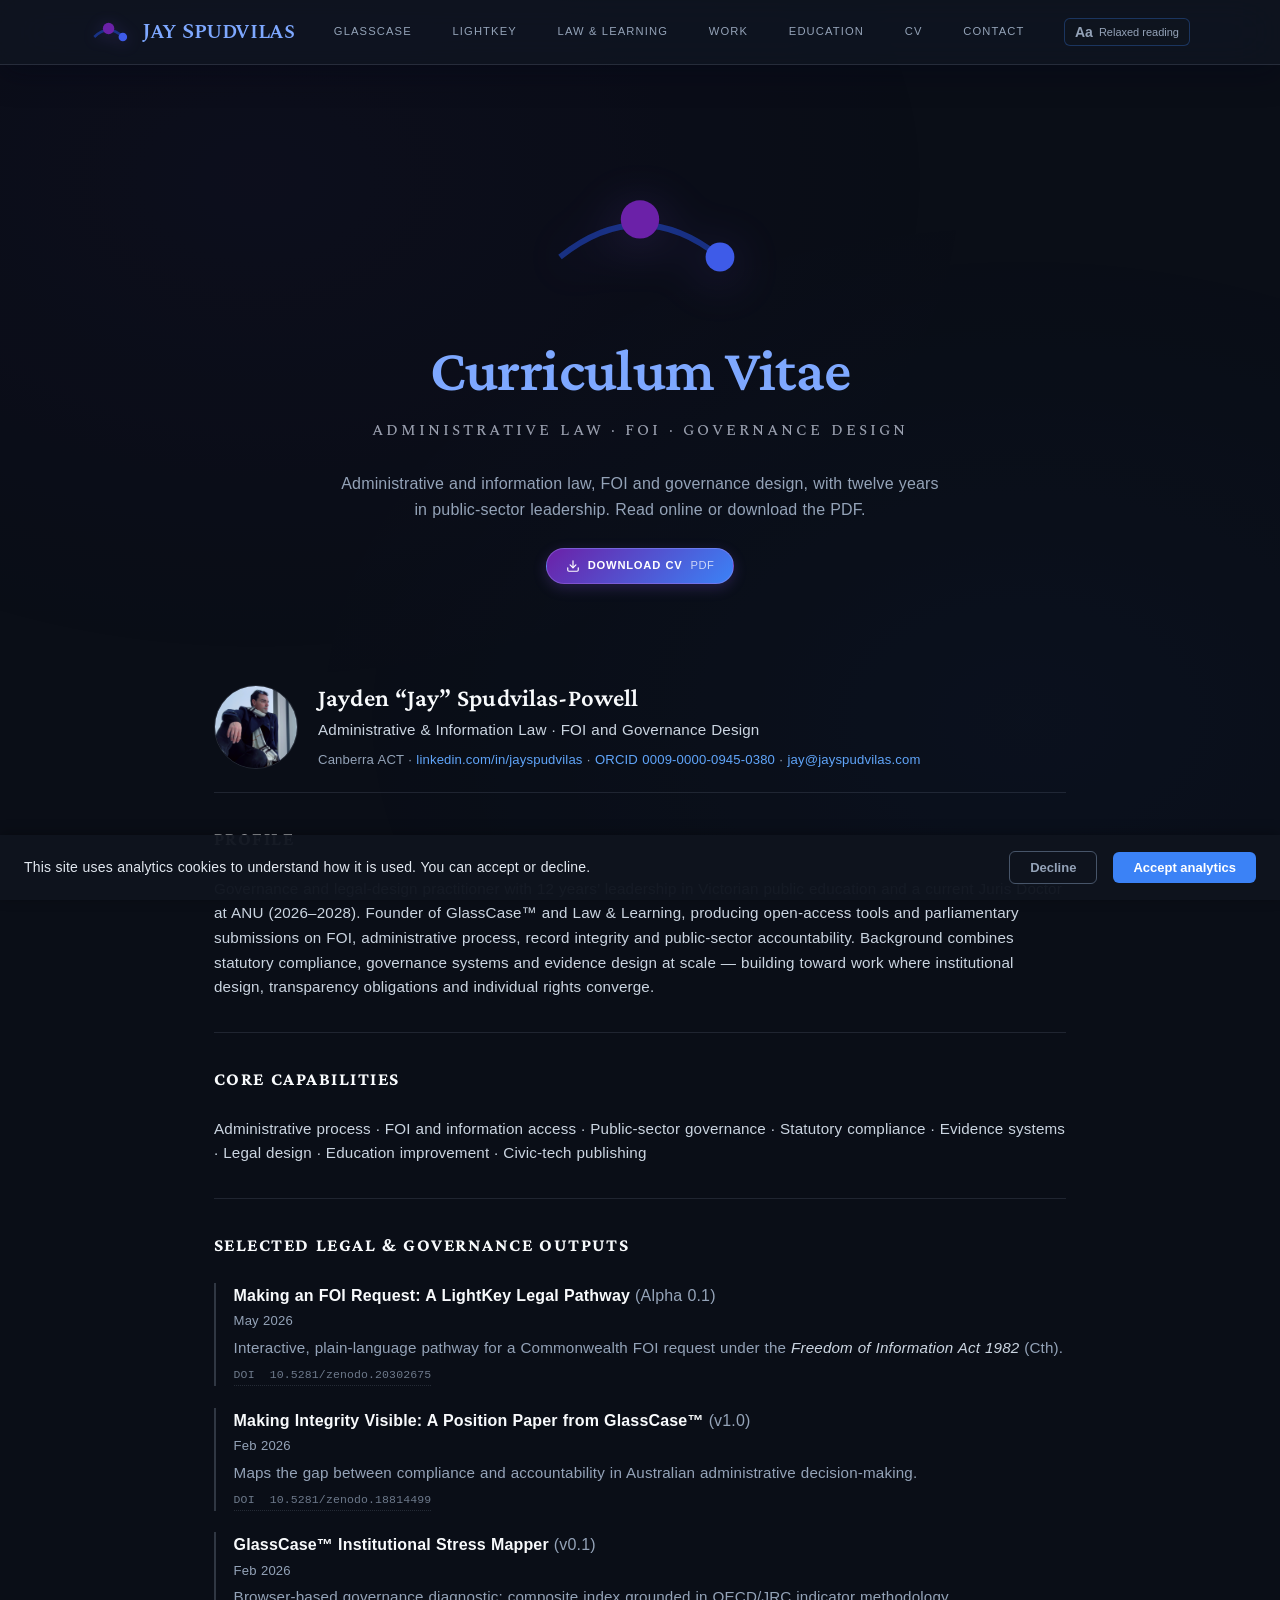
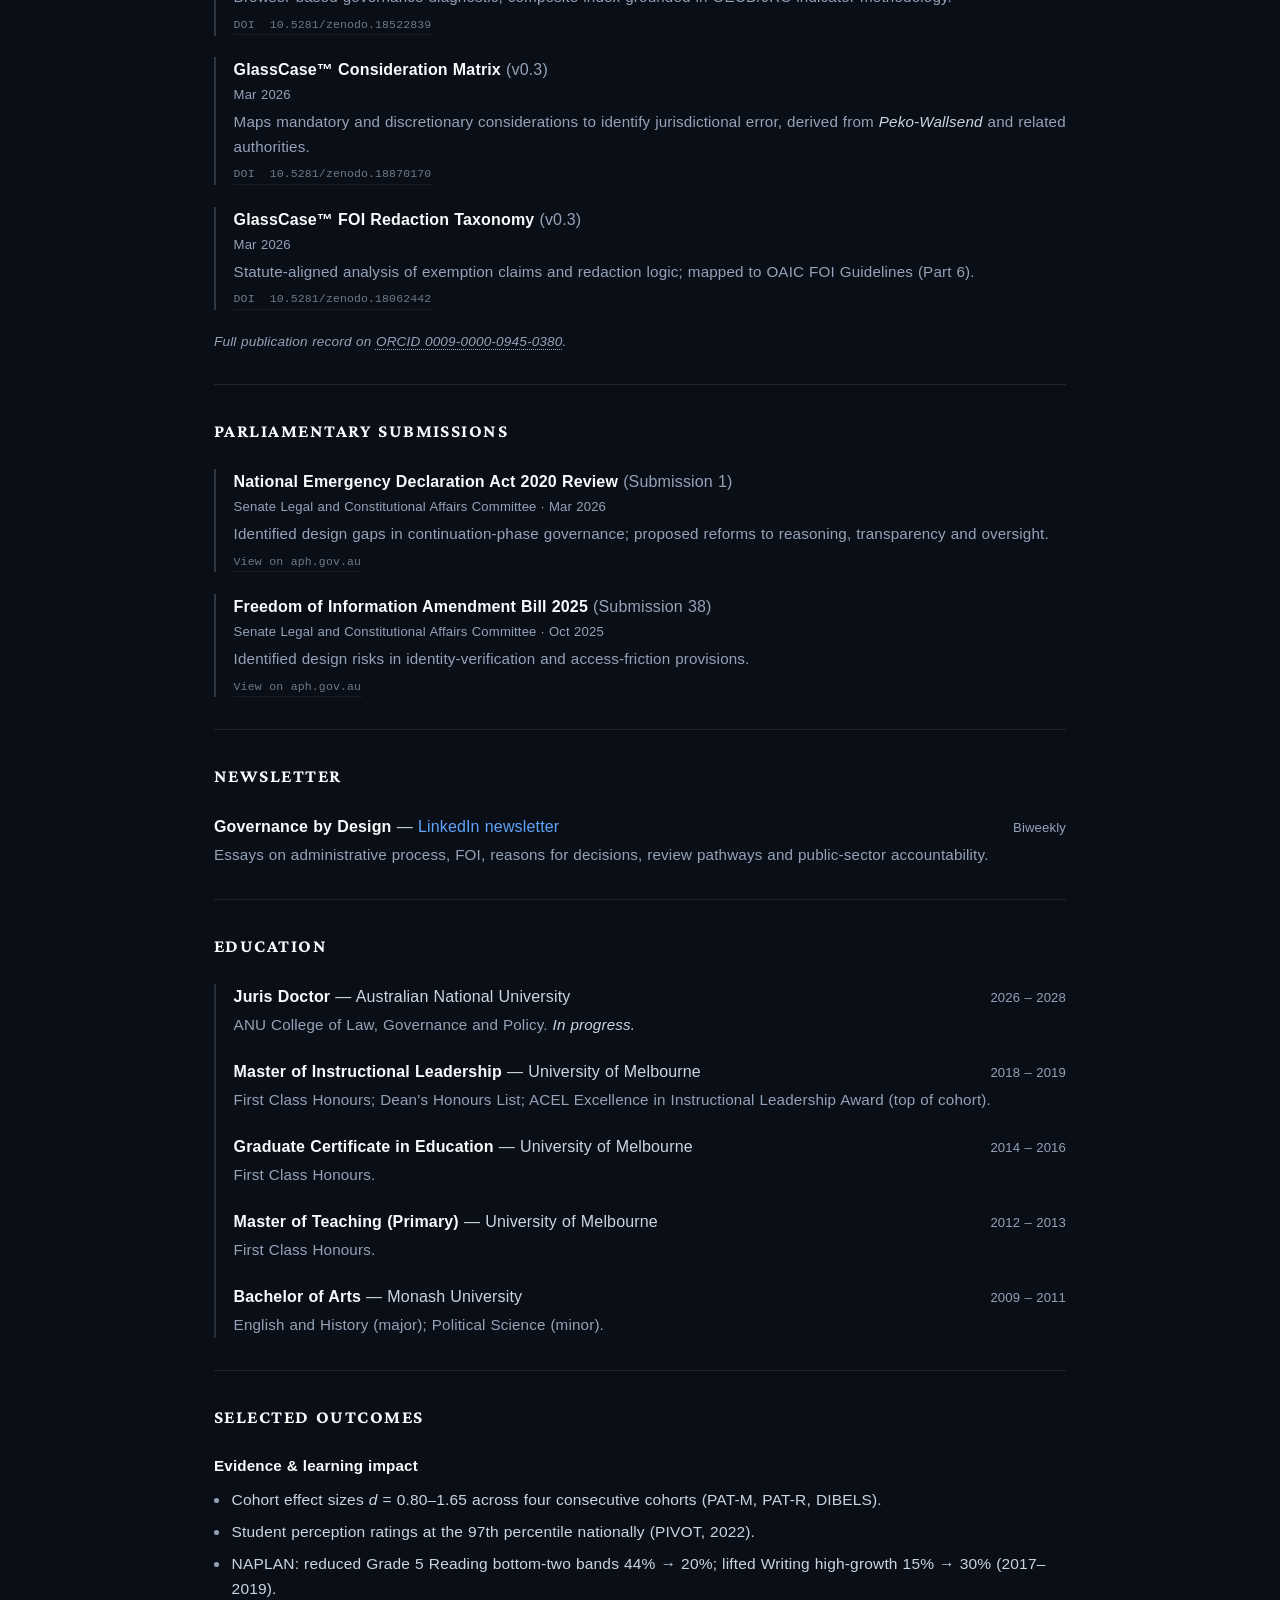
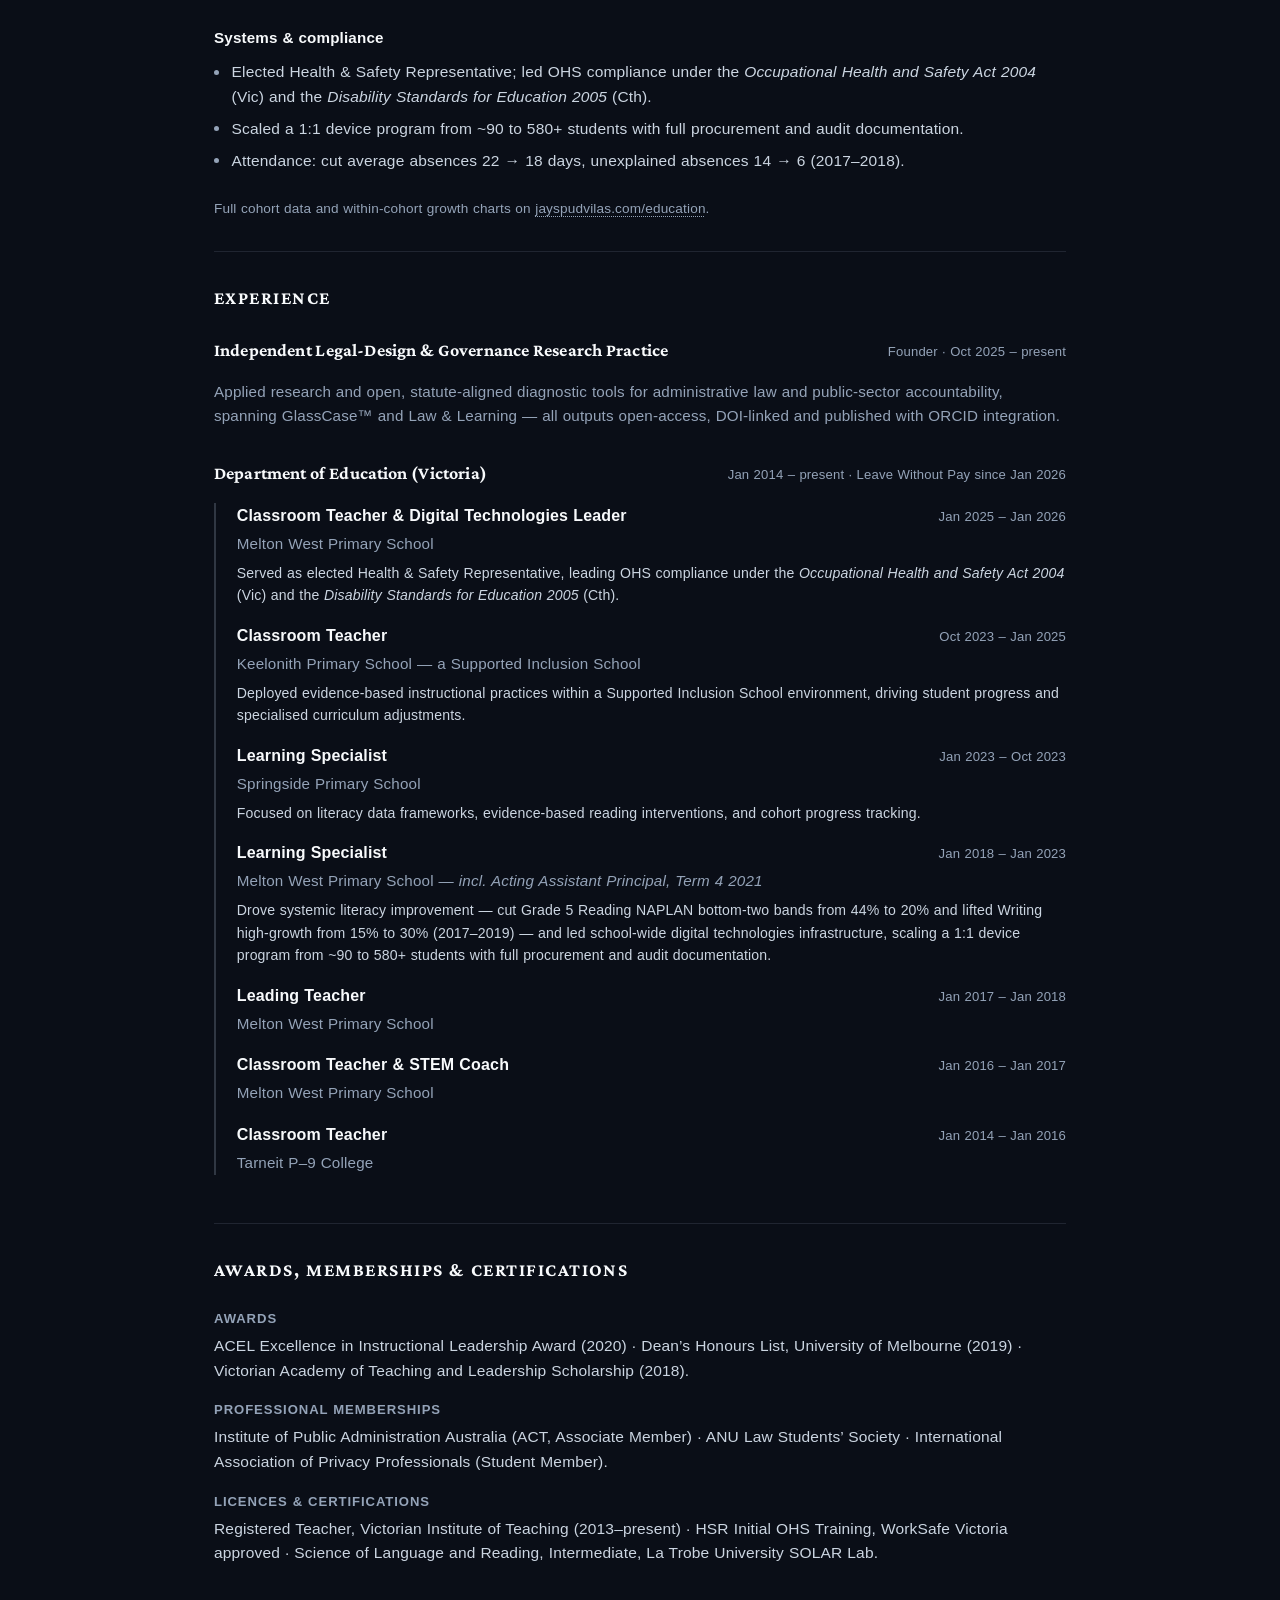
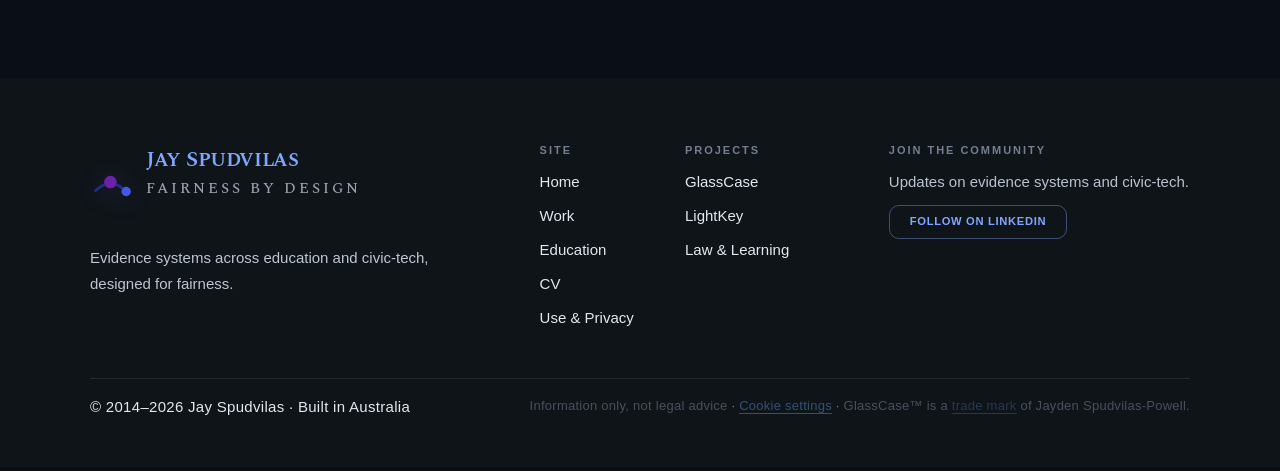
<file: cv/index.html>
<!DOCTYPE html>
<html lang="en-AU">
<head>
<script src="/js/consent-gate.js" defer></script>
<meta charset="UTF-8">
<meta name="viewport" content="width=device-width, initial-scale=1.0">
<title>Curriculum Vitae | Jay Spudvilas</title>
<meta name="description" content="Curriculum vitae of Jay Spudvilas. Administrative and information law, FOI and governance design. ANU JD candidate; 12 years public-sector leadership.">
<meta name="keywords" content="Jay Spudvilas, Jayden Spudvilas-Powell, CV, curriculum vitae, resume, administrative law, information law, FOI, governance design, public-sector leadership, Department of Education Victoria, DET Victoria, Melton West Primary School, Keelonith Primary School, Springside Primary School, Tarneit P-9 College, Australian National University, ANU JD, Juris Doctor, University of Melbourne, Monash University, GlassCase, Law and Learning">
<meta name="author" content="Jay Spudvilas, Jayden Spudvilas-Powell">
<link rel="canonical" href="https://jayspudvilas.com/cv/">
<meta name="robots" content="index,follow,max-image-preview:large,max-snippet:-1,max-video-preview:-1">
<link rel="icon" type="image/svg+xml" href="/favicon.svg">

<meta property="og:type" content="website">
<meta property="og:url" content="https://jayspudvilas.com/cv/">
<meta property="og:title" content="Curriculum Vitae | Jay Spudvilas">
<meta property="og:description" content="Administrative and information law, FOI and governance design, with twelve years in public-sector leadership. Read online or download the PDF.">
<meta property="og:site_name" content="Jay Spudvilas">
<meta property="og:locale" content="en_AU">
<meta property="og:image" content="https://jayspudvilas.com/og-image.png">
<meta property="og:image:width" content="1200">
<meta property="og:image:height" content="630">
<meta property="og:image:alt" content="Curriculum Vitae | Jay Spudvilas">
<meta name="twitter:card" content="summary_large_image">
<meta name="twitter:url" content="https://jayspudvilas.com/cv/">
<meta name="twitter:title" content="Curriculum Vitae | Jay Spudvilas">
<meta name="twitter:description" content="Administrative and information law, FOI and governance design. Read online or download the PDF.">
<meta name="twitter:image" content="https://jayspudvilas.com/og-image.png">
<meta name="twitter:image:alt" content="Curriculum Vitae | Jay Spudvilas">

<link rel="preconnect" href="https://fonts.gstatic.com" crossorigin>
<link rel="preconnect" href="https://fonts.googleapis.com">
<link rel="preload" as="style" href="https://fonts.googleapis.com/css2?family=Crimson+Pro:wght@500;600;700&display=swap">
<link rel="stylesheet" href="https://fonts.googleapis.com/css2?family=Crimson+Pro:wght@500;600;700&display=swap" media="print" onload="this.media='all'">
<noscript><link rel="stylesheet" href="https://fonts.googleapis.com/css2?family=Crimson+Pro:wght@500;600;700&display=swap"></noscript>
<link rel="preload" as="style" href="https://fonts.googleapis.com/css2?family=Spectral+SC:wght@500;600&display=swap">
<link rel="stylesheet" href="https://fonts.googleapis.com/css2?family=Spectral+SC:wght@500;600&display=swap" media="print" onload="this.media='all'">
<noscript><link rel="stylesheet" href="https://fonts.googleapis.com/css2?family=Spectral+SC:wght@500;600&display=swap"></noscript>
<link rel="stylesheet" href="/css/style.css?v=2026-03-02">

<script type="application/ld+json">
{
  "@context": "https://schema.org",
  "@graph": [
    {
      "@type": "Person",
      "@id": "https://jayspudvilas.com/#person",
      "name": "Jay Spudvilas",
      "alternateName": ["Jayden Spudvilas-Powell", "Jayden Leigh Spudvilas-Powell"],
      "givenName": "Jayden",
      "familyName": "Spudvilas-Powell",
      "url": "https://jayspudvilas.com/",
      "email": "jay@jayspudvilas.com",
      "jobTitle": "Public-sector governance and legal-design practitioner",
      "description": "Administrative law and governance practitioner. Founder of GlassCase.org and Law & Learning. ANU JD (2026–2028). Twelve years in public education governance.",
      "knowsAbout": [
        "Administrative law",
        "Information law",
        "Freedom of information",
        "Governance design",
        "Public-sector integrity",
        "Regulatory compliance",
        "Legal design",
        "Accountability frameworks",
        "Instructional leadership"
      ],
      "alumniOf": [
        { "@type": "CollegeOrUniversity", "name": "Australian National University", "alternateName": "ANU" },
        { "@type": "CollegeOrUniversity", "name": "University of Melbourne" },
        { "@type": "CollegeOrUniversity", "name": "Monash University" }
      ],
      "affiliation": { "@type": "GovernmentOrganization", "@id": "https://jayspudvilas.com/#doe-vic" },
      "worksFor": [
        {
          "@type": "OrganizationRole",
          "roleName": "Classroom Teacher & Digital Technologies Leader",
          "startDate": "2025-01",
          "endDate": "2026-01",
          "worksFor": { "@type": "EducationalOrganization", "@id": "https://jayspudvilas.com/#meltonwest" }
        },
        {
          "@type": "OrganizationRole",
          "roleName": "Classroom Teacher",
          "startDate": "2023-10",
          "endDate": "2025-01",
          "worksFor": { "@type": "EducationalOrganization", "@id": "https://jayspudvilas.com/#keelonith" }
        },
        {
          "@type": "OrganizationRole",
          "roleName": "Learning Specialist",
          "startDate": "2023-01",
          "endDate": "2023-10",
          "worksFor": { "@type": "EducationalOrganization", "@id": "https://jayspudvilas.com/#springside" }
        },
        {
          "@type": "OrganizationRole",
          "roleName": "Learning Specialist",
          "startDate": "2018-01",
          "endDate": "2023-01",
          "worksFor": { "@type": "EducationalOrganization", "@id": "https://jayspudvilas.com/#meltonwest" }
        },
        {
          "@type": "OrganizationRole",
          "roleName": "Leading Teacher",
          "startDate": "2017-01",
          "endDate": "2018-01",
          "worksFor": { "@type": "EducationalOrganization", "@id": "https://jayspudvilas.com/#meltonwest" }
        },
        {
          "@type": "OrganizationRole",
          "roleName": "Classroom Teacher & STEM Coach",
          "startDate": "2016-01",
          "endDate": "2017-01",
          "worksFor": { "@type": "EducationalOrganization", "@id": "https://jayspudvilas.com/#meltonwest" }
        },
        {
          "@type": "OrganizationRole",
          "roleName": "Classroom Teacher",
          "startDate": "2014-01",
          "endDate": "2016-01",
          "worksFor": { "@type": "EducationalOrganization", "@id": "https://jayspudvilas.com/#tarneit" }
        }
      ],
      "sameAs": [
        "https://linkedin.com/in/jayspudvilas",
        "https://orcid.org/0009-0000-0945-0380",
        "https://github.com/nuncprotunc",
        "https://glasscase.org/",
        "https://lawandlearning.com/",
        "https://lightkey.org/",
        "https://bsky.app/profile/glasscase.org",
        "https://substack.com/@glasscase",
        "https://glasscase.substack.com/"
      ]
    },
    {
      "@type": "GovernmentOrganization",
      "@id": "https://jayspudvilas.com/#doe-vic",
      "name": "Department of Education (Victoria)",
      "alternateName": "DET Victoria"
    },
    {
      "@type": "EducationalOrganization",
      "@id": "https://jayspudvilas.com/#meltonwest",
      "name": "Melton West Primary School",
      "parentOrganization": { "@type": "GovernmentOrganization", "@id": "https://jayspudvilas.com/#doe-vic" },
      "address": { "@type": "PostalAddress", "addressLocality": "Melton West", "addressRegion": "VIC", "addressCountry": "AU" }
    },
    {
      "@type": "EducationalOrganization",
      "@id": "https://jayspudvilas.com/#keelonith",
      "name": "Keelonith Primary School",
      "parentOrganization": { "@type": "GovernmentOrganization", "@id": "https://jayspudvilas.com/#doe-vic" },
      "address": { "@type": "PostalAddress", "addressLocality": "Greenvale", "addressRegion": "VIC", "addressCountry": "AU" }
    },
    {
      "@type": "EducationalOrganization",
      "@id": "https://jayspudvilas.com/#springside",
      "name": "Springside Primary School",
      "parentOrganization": { "@type": "GovernmentOrganization", "@id": "https://jayspudvilas.com/#doe-vic" },
      "address": { "@type": "PostalAddress", "addressLocality": "Caroline Springs", "addressRegion": "VIC", "addressCountry": "AU" }
    },
    {
      "@type": "EducationalOrganization",
      "@id": "https://jayspudvilas.com/#tarneit",
      "name": "Tarneit P-9 College",
      "parentOrganization": { "@type": "GovernmentOrganization", "@id": "https://jayspudvilas.com/#doe-vic" },
      "address": { "@type": "PostalAddress", "addressLocality": "Tarneit", "addressRegion": "VIC", "addressCountry": "AU" }
    }
  ]
}
</script>

<style>
  /* ===== Base + design tokens (shared with site) ===== */
  :root {
    color-scheme: dark;
    --purple-deep: #6b21a8;
    --purple-medium: #8b5cf6;
    --purple-light: #a78bfa;
    --purple-muted: #c4b5fd;
    --purple-glow: rgba(139, 92, 246, 0.24);
    --blue-deep: #1e40af;
    --blue-medium: #3b82f6;
    --blue-bright: #60a5fa;
    --blue-light: #93c5fd;
    --blue-glow: rgba(59, 130, 246, 0.18);
    --font-display: 'Crimson Pro', Georgia, 'Times New Roman', serif;
    --bg-base: #0a0e17;
    --bg-elevated: #0f1419;
    --bg-card: #111621;
    --bg-glass: rgba(17, 22, 33, 0.6);
    --text-primary: #f8fafc;
    --text-secondary: #e2e8f0;
    --text-tertiary: #cbd5e1;
    --text-muted: #94a3b8;
    --gradient-primary: linear-gradient(135deg, #6b21a8 0%, #3b82f6 100%);
    --gradient-mesh: radial-gradient(ellipse at 20% 20%, rgba(107, 33, 168, 0.07) 0%, transparent 50%),
                     radial-gradient(ellipse at 80% 80%, rgba(59, 130, 246, 0.06) 0%, transparent 50%);
    --shadow-sm: 0 2px 8px rgba(0, 0, 0, 0.12);
    --shadow-md: 0 4px 16px rgba(0, 0, 0, 0.16);
    --shadow-lg: 0 8px 32px rgba(0, 0, 0, 0.24);
    --shadow-xl: 0 16px 48px rgba(0, 0, 0, 0.32);
    --transition-swift: 150ms cubic-bezier(0.4, 0, 0.2, 1);
    --transition-smooth: 250ms cubic-bezier(0.4, 0, 0.2, 1);
    --transition-elegant: 400ms cubic-bezier(0.4, 0, 0.2, 1);
    --space-xs: 0.5rem;
    --space-sm: 0.75rem;
    --space-md: 1rem;
    --space-lg: 1.5rem;
    --space-xl: 2rem;
    --space-2xl: 3rem;
    --space-3xl: 4rem;
    --border-medium: 1px solid rgba(148, 163, 184, 0.18);
    --line: rgba(148, 163, 184, 0.16);
    --line-strong: rgba(148, 163, 184, 0.28);
    --lh-body: 1.6;
    --ls-body: 0.01em;
    --ws-body: 0.03em;
  }
  body.reading-relaxed {
    --lh-body: 2.2;
    --ls-body: 0.08em;
    --ws-body: 0.12em;
  }

  * { margin: 0; padding: 0; box-sizing: border-box; }
  html { scroll-behavior: smooth; }

  body {
    font-family: Inter, -apple-system, BlinkMacSystemFont, sans-serif;
    background: var(--bg-base);
    color: var(--text-primary);
    line-height: var(--lh-body);
    letter-spacing: var(--ls-body);
    word-spacing: var(--ws-body);
    position: relative;
    overflow-x: hidden;
    transition: line-height 0.3s ease, letter-spacing 0.3s ease, word-spacing 0.3s ease;
  }

  a {
    color: var(--blue-bright);
    text-decoration: underline;
    text-decoration-color: transparent;
    text-decoration-thickness: 1px;
    text-underline-offset: 3px;
    transition: all var(--transition-smooth);
    text-decoration-skip-ink: auto;
  }
  a:hover { color: var(--blue-light); text-decoration-color: var(--blue-bright); }

  body::before {
    content: '';
    position: fixed;
    top: 0; left: 0; right: 0; bottom: 0;
    background: var(--gradient-mesh);
    opacity: 0.55;
    pointer-events: none;
    z-index: -1;
  }

  /* ===== Header chrome (shared) ===== */
  .header {
    padding: var(--space-sm) var(--space-lg);
    background: rgba(17, 22, 33, 0.75);
    -webkit-backdrop-filter: blur(24px) saturate(180%);
    backdrop-filter: blur(24px) saturate(180%);
    border-bottom: var(--border-medium);
    position: sticky;
    top: 0;
    z-index: 100;
    box-shadow: 0 10px 30px rgba(2, 6, 23, 0.35);
    animation: slideDown var(--transition-elegant);
  }

  .header-inner {
    max-width: 1100px;
    margin: 0 auto;
    display: flex;
    flex-wrap: wrap;
    align-items: center;
    justify-content: space-between;
    gap: var(--space-sm);
    row-gap: var(--space-sm);
  }

  @keyframes slideDown {
    from { transform: translateY(-100%); opacity: 0; }
    to { transform: translateY(0); opacity: 1; }
  }

  .logo-area {
    display: flex;
    align-items: center;
    gap: var(--space-sm);
  }

  .logo-link {
    display: inline-flex;
    align-items: center;
    gap: var(--space-sm);
    text-decoration: none;
    color: inherit;
  }

  .logo-area svg {
    width: 40px;
    height: 40px;
    filter: drop-shadow(0 2px 8px var(--purple-glow));
    transition: transform var(--transition-smooth);
  }

  .logo-area:hover svg {
    transform: scale(1.05) rotate(5deg);
  }

  .logo-text {
    font-family: 'Spectral SC', 'Spectral', Georgia, serif;
    font-size: 1.375rem;
    font-style: normal;
    font-weight: 600;
    color: #7EA8FF;
    letter-spacing: -0.02em;
  }

  .global-nav {
    display: flex;
    align-items: center;
    justify-content: flex-end;
    gap: clamp(0.5rem, 2vw, 1.25rem);
    font-size: clamp(0.72rem, 2.8vw, 0.875rem);
    letter-spacing: 0.08em;
    text-transform: uppercase;
  }

  .global-nav__link {
    position: relative;
    color: var(--text-muted);
    text-decoration: none;
    padding: 0.35rem 0.65rem;
    font-size: 0.7rem;
    border-radius: 6px;
    transition: all var(--transition-swift);
    white-space: nowrap;
  }

  .global-nav__link:hover {
    color: var(--text-secondary);
    background: rgba(59, 130, 246, 0.08);
    text-decoration: none;
  }

  .global-nav__link[aria-current="page"],
  .global-nav__link--active {
    color: var(--text-primary);
    background: rgba(59, 130, 246, 0.12);
    border-bottom: 2px solid var(--blue-medium);
    padding-bottom: 0.25rem;
  }

  .js-reading-toggle {
    display: flex;
    align-items: center;
    gap: 6px;
    font-family: Inter, -apple-system, BlinkMacSystemFont, sans-serif;
    font-size: 11px;
    font-weight: 500;
    color: var(--text-muted);
    background: rgba(17, 22, 33, 0.6);
    border: 1px solid rgba(59, 130, 246, 0.3);
    border-radius: 6px;
    padding: 5px 10px;
    cursor: pointer;
    transition: border-color 0.2s ease, color 0.2s ease, background 0.2s ease;
    white-space: nowrap;
  }
  .js-reading-toggle:hover {
    border-color: var(--blue-medium);
    color: var(--blue-bright);
    background: rgba(59, 130, 246, 0.1);
  }
  .js-reading-toggle:focus-visible {
    outline: 2px solid var(--blue-medium);
    outline-offset: 2px;
  }
  .js-reading-toggle[aria-pressed="true"] {
    background: rgba(59, 130, 246, 0.15);
    border-color: var(--blue-medium);
    color: var(--blue-light);
  }
  .js-reading-toggle .toggle-icon {
    font-size: 14px;
    font-weight: 600;
  }

  .mobile-menu-button { display: none; }

  @media (max-width: 720px) {
    .header { padding: var(--space-sm) var(--space-md); }
    .header-inner {
      flex-direction: row;
      align-items: center;
      justify-content: space-between;
      gap: var(--space-sm);
    }
    .logo-area { justify-content: flex-start; }
    .js-reading-toggle { display: none !important; }
    .mobile-menu-button {
      display: flex;
      flex-direction: column;
      justify-content: space-around;
      width: 24px;
      height: 24px;
      background: transparent;
      border: none;
      cursor: pointer;
      padding: 0;
      z-index: 101;
    }
    .mobile-menu-button span {
      width: 24px;
      height: 2px;
      background: #7B8A9E;
      border-radius: 2px;
      transition: all 0.3s ease;
      transform-origin: center;
    }
    .mobile-menu-button[aria-expanded="true"] span:nth-child(1) {
      transform: rotate(45deg) translate(5px, 5px);
    }
    .mobile-menu-button[aria-expanded="true"] span:nth-child(2) {
      opacity: 0;
    }
    .mobile-menu-button[aria-expanded="true"] span:nth-child(3) {
      transform: rotate(-45deg) translate(7px, -6px);
    }
    .global-nav { display: none !important; }
    .mobile-menu {
      position: fixed;
      top: 0;
      left: -320px;
      width: 300px;
      height: 100vh;
      background: #0f172a;
      border-right: 1px solid rgba(59, 130, 246, 0.25);
      box-shadow: 4px 0 24px rgba(0, 0, 0, 0.4);
      transition: left 0.3s cubic-bezier(0.4, 0, 0.2, 1);
      z-index: 100;
      padding: 80px 32px 32px;
      overflow-y: auto;
    }
    .mobile-menu::before {
      content: '';
      position: absolute;
      top: 0; left: 0; right: 0; bottom: 0;
      background: linear-gradient(135deg, rgba(107, 33, 168, 0.06) 0%, transparent 50%, rgba(59, 130, 246, 0.04) 100%);
      pointer-events: none;
    }
    .mobile-menu::after {
      content: '';
      position: absolute;
      top: 0; right: 0;
      width: 1px;
      height: 100%;
      background: linear-gradient(180deg, #60a5fa 0%, transparent 50%, #60a5fa 100%);
      opacity: 0.3;
    }
    .mobile-menu.active { left: 0; }
    .mobile-menu-header {
      margin-bottom: 2rem;
      padding-bottom: 1.5rem;
      text-align: center;
    }
    .mobile-menu-title {
      font-family: 'Spectral SC', 'Spectral', Georgia, serif;
      font-size: 1.75rem;
      color: #8093FF;
      margin: 0 0 0.5rem 0;
      text-shadow: 0 2px 8px rgba(96, 165, 250, 0.3);
      text-align: center;
    }
    .mobile-menu-subtitle {
      font-family: 'Spectral SC', 'Spectral', Georgia, serif;
      font-size: 0.75rem;
      color: #B3B9C9;
      font-weight: 500;
      letter-spacing: 0.24em;
      text-transform: uppercase;
      margin: 0;
      text-align: center;
    }
    .mobile-menu nav {
      display: flex;
      flex-direction: column;
      gap: 0.75rem;
    }
    .mobile-menu a {
      color: #E8F4F8;
      text-decoration: none;
      font-size: 1rem;
      font-weight: 500;
      padding: 1rem 1.25rem 1rem 2.25rem;
      border-radius: 12px;
      transition: all 0.3s cubic-bezier(0.4, 0, 0.2, 1);
      position: relative;
      overflow: hidden;
      border: 1px solid transparent;
    }
    .mobile-menu a:hover {
      color: #60a5fa;
      background: rgba(59, 130, 246, 0.12);
      transform: translateX(8px);
      border-color: rgba(59, 130, 246, 0.3);
      box-shadow: 0 4px 12px rgba(96, 165, 250, 0.2);
    }
    .mobile-menu a.active {
      background: transparent;
      color: #60a5fa;
      border-color: transparent;
      box-shadow: none;
    }
    .mobile-menu a.active::after {
      content: '▶';
      position: absolute;
      left: 0.9rem;
      top: 50%;
      transform: translateY(-50%);
      font-size: 0.75rem;
      color: #60a5fa;
      opacity: 0.9;
    }
    .mobile-menu-overlay {
      position: fixed;
      top: 0; left: 0;
      width: 100vw;
      height: 100vh;
      background: rgba(0, 0, 0, 0.6);
      -webkit-backdrop-filter: blur(4px);
      backdrop-filter: blur(4px);
      opacity: 0;
      visibility: hidden;
      transition: opacity 0.3s ease, visibility 0.3s ease;
      z-index: 99;
    }
    .mobile-menu-overlay.active {
      opacity: 1;
      visibility: visible;
    }
  }

  @media (min-width: 721px) {
    .mobile-menu-button { display: none !important; }
    .mobile-menu, .mobile-menu-overlay { display: none !important; }
  }

  /* ===== Footer chrome (shared) ===== */
  .footer {
    padding: var(--space-3xl) var(--space-xl) var(--space-2xl);
    text-align: center;
    background: var(--bg-elevated);
    margin-top: var(--space-3xl);
    position: relative;
  }
  .footer-links {
    display: flex;
    justify-content: center;
    gap: var(--space-xl);
    flex-wrap: wrap;
    margin-bottom: var(--space-lg);
  }
  .footer-links a {
    color: var(--blue-bright);
    font-size: 0.9375rem;
    font-weight: 600;
    transition: all var(--transition-smooth);
  }
  .footer-links a:hover {
    color: var(--blue-light);
    transform: translateY(-2px);
    text-decoration-color: var(--blue-light);
  }
  .footer-attribution {
    color: var(--text-secondary);
    font-size: 0.9375rem;
    margin-bottom: var(--space-sm);
    letter-spacing: 0.02em;
  }
  .footer-meta {
    color: var(--text-muted);
    font-size: 0.832rem;
    margin-bottom: var(--space-sm);
    letter-spacing: 0.02em;
  }
  .footer-layout {
    max-width: 1100px;
    margin: 0 auto;
    display: grid;
    grid-template-columns: minmax(0, 2fr) minmax(0, 1.5fr) minmax(0, 1.5fr);
    gap: var(--space-2xl);
    text-align: left;
    align-items: flex-start;
  }
  .footer-brand {
    display: flex;
    flex-direction: column;
    gap: var(--space-md);
  }
  .footer-brand p {
    font-size: 0.9375rem;
    color: var(--text-tertiary);
    line-height: 1.7;
    max-width: 28rem;
    opacity: 0.92;
  }
  .footer-logo {
    display: inline-flex;
    align-items: center;
    gap: var(--space-sm);
    text-decoration: none;
    color: inherit;
  }
  .footer-logo svg {
    width: 44px;
    height: 44px;
    filter: drop-shadow(0 3px 12px var(--purple-glow));
    transition: transform var(--transition-smooth), filter var(--transition-smooth);
  }
  .footer-logo:hover svg {
    transform: scale(1.05) rotate(3deg);
    filter: drop-shadow(0 4px 16px var(--purple-glow));
  }
  .footer-links-group {
    display: flex;
    gap: clamp(2rem, 4vw, 3.5rem);
    justify-content: flex-start;
  }
  .footer-column {
    display: flex;
    flex-direction: column;
    gap: 0.625rem;
  }
  .footer-heading {
    font-size: 0.6875rem;
    font-weight: 800;
    text-transform: uppercase;
    letter-spacing: 0.18em;
    color: var(--text-muted);
    margin-bottom: 0;
    opacity: 0.75;
  }
  .footer-column a {
    color: var(--text-secondary);
    font-size: 0.9375rem;
    font-weight: 500;
    text-decoration: none;
    transition: all var(--transition-smooth);
    position: relative;
    display: inline-block;
    width: fit-content;
  }
  .footer-column a::after {
    content: '';
    position: absolute;
    bottom: -2px;
    left: 0;
    width: 0;
    height: 1px;
    background: var(--blue-bright);
    transition: width var(--transition-smooth);
  }
  .footer-column a:hover {
    color: var(--blue-bright);
    transform: translateX(2px);
  }
  .footer-column a:hover::after { width: 100%; }
  .footer-cta {
    font-size: 0.875rem;
    color: var(--text-tertiary);
    display: flex;
    flex-direction: column;
    gap: 0.625rem;
    text-align: left;
  }
  .footer-cta > p {
    line-height: 1.65;
    font-size: 0.9375rem;
    opacity: 0.9;
    margin: 0;
  }
  .footer-cta-button {
    display: inline-flex;
    align-items: center;
    justify-content: center;
    padding: 0.45rem 1.25rem;
    border-radius: 10px;
    background: transparent;
    border: 1px solid rgba(126, 168, 255, 0.4);
    color: #7EA8FF;
    font-size: 0.7rem;
    font-weight: 600;
    letter-spacing: 0.06em;
    text-transform: uppercase;
    text-decoration: none;
    transition: border-color var(--transition-smooth), background var(--transition-smooth);
    width: fit-content;
  }
  .footer-cta-button:hover {
    border-color: #7EA8FF;
    background: rgba(126, 168, 255, 0.08);
  }
  .footer-bottom {
    max-width: 1100px;
    margin: var(--space-2xl) auto 0;
    padding-top: var(--space-md);
    border-top: 1px solid rgba(148, 163, 184, 0.15);
    display: flex;
    flex-wrap: wrap;
    gap: var(--space-xs);
    justify-content: space-between;
    align-items: center;
    text-align: left;
  }
  .footer-bottom .footer-attribution { margin-bottom: 0; }
  .footer-bottom .footer-meta { margin-bottom: 0; opacity: 0.7; }

  @media (max-width: 960px) {
    .footer-layout {
      grid-template-columns: minmax(0, 1fr);
      gap: var(--space-2xl);
    }
    .footer-links-group { justify-content: flex-start; }
    .footer-bottom {
      flex-direction: column;
      align-items: flex-start;
    }
  }

  /* ===== CV page content ===== */
  .hero {
    max-width: 720px;
    margin: 0 auto;
    padding: clamp(3rem, 8vw, 5.5rem) 1.5rem 4.75rem;
    text-align: center;
  }
  .hero-logo {
    margin: 0 auto 2.5rem;
    max-width: 320px;
    display: block;
    filter: drop-shadow(0 8px 24px var(--purple-glow));
  }
  .hero-name {
    font-family: var(--font-display);
    font-size: clamp(2.5rem, 6vw, 3.75rem);
    font-weight: 600;
    color: #7EA8FF;
    line-height: 1.1;
    letter-spacing: -0.01em;
    margin-bottom: 1rem;
  }
  .hero-description {
    color: var(--text-muted);
    font-size: 1rem;
    margin: 0 auto;
    max-width: 38rem;
  }
  .hero-tagline {
    font-family: 'Spectral SC', 'Spectral', Georgia, serif;
    font-size: 0.9375rem;
    color: #B3B9C9;
    opacity: 0.85;
    text-transform: uppercase;
    letter-spacing: 3px;
    font-weight: 500;
    margin-bottom: 1.75rem;
  }

  .cv-download {
    display: inline-flex;
    align-items: center;
    gap: 8px;
    margin-top: 1.6rem;
    font-size: 0.7rem;
    font-weight: 600;
    letter-spacing: 0.07em;
    text-transform: uppercase;
    text-decoration: none;
    color: #fff;
    padding: 0.5rem 1.15rem;
    border-radius: 9999px;
    background: var(--gradient-primary);
    border: 1px solid rgba(167, 139, 250, 0.4);
    box-shadow: 0 4px 14px rgba(139, 92, 246, 0.22);
    transition: transform 0.2s ease, box-shadow 0.2s ease;
  }
  .cv-download:hover {
    transform: translateY(-1px);
    box-shadow: 0 6px 18px rgba(139, 92, 246, 0.32);
    color: #fff;
  }
  .cv-download svg { width: 14px; height: 14px; }
  .cv-download .pdf-meta {
    font-weight: 400;
    letter-spacing: 0.04em;
    opacity: 0.72;
    text-transform: none;
  }

  .cv {
    max-width: 900px;
    margin: 0 auto;
    padding: 1.5rem 1.5rem 1rem;
  }

  .cv-identity {
    display: flex;
    align-items: center;
    gap: 1.25rem;
    padding-bottom: 1.35rem;
    border-bottom: 1px solid var(--line);
  }
  .cv-identity-photo {
    width: 84px;
    height: 84px;
    flex: none;
    border-radius: 50%;
    object-fit: cover;
    border: 1px solid rgba(148, 163, 184, 0.18);
  }
  .cv-identity-text { flex: 1; min-width: 0; }
  .cv-identity-name {
    font-family: var(--font-display);
    font-size: clamp(1.35rem, 2.2vw, 1.55rem);
    font-weight: 600;
    color: var(--text-primary);
    line-height: 1.15;
  }
  .cv-identity-title {
    margin-top: 0.35rem;
    font-size: 0.95rem;
    color: var(--text-tertiary);
  }
  .cv-identity-meta {
    margin-top: 0.45rem;
    font-size: 0.82rem;
    color: var(--text-muted);
  }

  .cv-section { padding: 2rem 0; border-bottom: 1px solid var(--line); }
  .cv-section:last-child { border-bottom: none; }
  .cv-section h2 {
    font-family: var(--font-display);
    font-size: 1.15rem;
    font-weight: 700;
    text-transform: uppercase;
    letter-spacing: 0.08em;
    color: var(--text-primary);
    margin-bottom: 1.4rem;
  }
  .lede { color: var(--text-tertiary); font-size: 0.95rem; line-height: 1.62; }

  .entry { margin-bottom: 1.35rem; }
  .entry:last-child { margin-bottom: 0; }
  .entry-head {
    display: flex;
    justify-content: space-between;
    align-items: baseline;
    gap: 1rem;
  }
  .entry-head > :first-child { flex: 1; min-width: 0; }
  .entry-title { font-weight: 600; color: var(--text-primary); }
  .entry-org { color: var(--text-tertiary); font-weight: 400; }
  .entry-dates {
    font-size: 0.82rem;
    color: var(--text-muted);
    white-space: nowrap;
    flex: none;
  }
  .entry-detail { color: var(--text-muted); margin-top: 0.2rem; font-size: 0.95rem; line-height: 1.62; }
  .entry-context { color: var(--text-tertiary); margin-top: 0.35rem; font-size: 0.88rem; line-height: 1.6; }

  .pub {
    padding-left: 1.1rem;
    border-left: 2px solid var(--line-strong);
    margin-bottom: 1.35rem;
  }
  .pub:last-of-type { margin-bottom: 0; }
  .pub-title { font-weight: 600; color: var(--text-primary); }
  .pub-title .ver { color: var(--text-muted); font-weight: 400; }
  .pub-meta { font-size: 0.82rem; color: var(--text-muted); margin-top: 0.1rem; }
  .pub-desc { color: var(--text-muted); font-size: 0.95rem; line-height: 1.62; margin-top: 0.3rem; }
  .pub-doi {
    display: inline-block;
    margin-top: 0.35rem;
    font-family: ui-monospace, 'SF Mono', Menlo, monospace;
    font-size: 0.72rem;
    letter-spacing: 0.01em;
    opacity: 0.72;
    color: var(--text-muted);
    text-decoration: none;
    border-bottom: 1px dotted var(--line-strong);
  }
  .pub-doi:hover { color: var(--blue-bright); }
  .pub-note { font-size: 0.85rem; font-style: italic; color: var(--text-muted); margin-top: 1.3rem; }
  .cv-ref { font-size: 0.85rem; color: var(--text-muted); margin-top: 1.1rem; }
  .pub-note a, .cv-ref a { color: var(--text-muted); text-decoration: underline dotted; text-decoration-thickness: 1px; text-underline-offset: 3px; }
  .pub-note a:hover, .cv-ref a:hover { color: var(--text-primary); }

  .employer {
    display: flex;
    justify-content: space-between;
    align-items: baseline;
    gap: 1rem;
    flex-wrap: wrap;
    margin-bottom: 0.95rem;
  }
  .employer-name { font-family: var(--font-display); font-size: 1.12rem; font-weight: 700; color: var(--text-primary); }
  .nested { border-left: 2px solid var(--line-strong); padding-left: 1.3rem; }
  .nested .entry { margin-bottom: 1rem; }
  .education-list { border-left: 2px solid rgba(148, 163, 184, 0.22); padding-left: 1.1rem; }
  .practice-note { color: var(--text-muted); font-size: 0.95rem; margin: 0.4rem 0 1.9rem; }
  .acting { font-style: italic; color: var(--text-muted); }

  .og { margin-bottom: 1.5rem; }
  .og:last-child { margin-bottom: 0; }
  .og h3 {
    font-size: 0.95rem;
    font-weight: 700;
    color: var(--text-primary);
    margin-bottom: 0.6rem;
  }
  .cv ul { list-style: none; }
  .cv ul li {
    position: relative;
    padding-left: 1.1rem;
    margin-bottom: 0.45rem;
    color: var(--text-tertiary);
    font-size: 0.97rem;
  }
  .cv ul li::before {
    content: "";
    position: absolute;
    left: 0; top: 0.62em;
    width: 5px; height: 5px;
    border-radius: 50%;
    background: var(--text-muted);
  }

  .cred { margin-bottom: 1rem; }
  .cred:last-child { margin-bottom: 0; }
  .cred h3 {
    font-size: 0.82rem;
    font-weight: 600;
    text-transform: uppercase;
    letter-spacing: 0.07em;
    color: var(--text-muted);
    margin-bottom: 0.3rem;
  }
  .cred p { color: var(--text-tertiary); font-size: 0.97rem; }

  .cv em { color: var(--text-tertiary); font-style: italic; }
</style>
</head>
<body>

<div id="js-header"></div>

<main class="hero">
  <svg class="hero-logo" viewBox="0 0 400 180" aria-hidden="true">
    <path d="M 100 130 Q 200 50, 300 130" stroke="#1e40af" stroke-width="7" fill="none" opacity="0.7"/>
    <circle cx="200" cy="83" r="24" fill="#6b21a8"/>
    <circle cx="300" cy="130" r="18" fill="#3E5BE8"/>
  </svg>
  <h1 class="hero-name">Curriculum Vitae</h1>
  <div class="hero-tagline">ADMINISTRATIVE LAW &middot; FOI &middot; GOVERNANCE DESIGN</div>
  <p class="hero-description">
    Administrative and information law, FOI and governance design, with twelve years in public-sector leadership. Read online or download the PDF.
  </p>
  <a class="cv-download" href="/cv/jayden-spudvilas-powell-cv.pdf" download>
    <svg viewBox="0 0 24 24" fill="none" stroke="currentColor" stroke-width="2" stroke-linecap="round" stroke-linejoin="round" aria-hidden="true">
      <path d="M21 15v4a2 2 0 0 1-2 2H5a2 2 0 0 1-2-2v-4"/>
      <polyline points="7 10 12 15 17 10"/>
      <line x1="12" y1="15" x2="12" y2="3"/>
    </svg>
    Download CV <span class="pdf-meta">PDF</span>
  </a>
</main>

<div class="cv">

  <div class="cv-identity">
    <img class="cv-identity-photo" src="/portrait.png" alt="Jay Spudvilas (Jayden Spudvilas-Powell), public-sector governance and legal-design practitioner" title="Jay Spudvilas — Governance Practitioner & ANU JD Candidate" loading="lazy" decoding="async">
    <div class="cv-identity-text">
      <div class="cv-identity-name">Jayden &ldquo;Jay&rdquo; Spudvilas-Powell</div>
      <div class="cv-identity-title">Administrative &amp; Information Law &middot; FOI and Governance Design</div>
      <div class="cv-identity-meta">Canberra ACT &middot; <a href="https://linkedin.com/in/jayspudvilas" target="_blank" rel="noopener">linkedin.com/in/jayspudvilas</a> &middot; <a href="https://orcid.org/0009-0000-0945-0380" target="_blank" rel="noopener">ORCID 0009-0000-0945-0380</a> &middot; <a href="mailto:jay@jayspudvilas.com">jay@jayspudvilas.com</a></div>
    </div>
  </div>

  <section class="cv-section">
    <h2>Profile</h2>
    <p class="lede">Governance and legal-design practitioner with 12 years&rsquo; leadership in Victorian public education and a current Juris Doctor at ANU (2026–2028). Founder of GlassCase™ and Law &amp; Learning, producing open-access tools and parliamentary submissions on FOI, administrative process, record integrity and public-sector accountability. Background combines statutory compliance, governance systems and evidence design at scale — building toward work where institutional design, transparency obligations and individual rights converge.</p>
  </section>

  <section class="cv-section">
    <h2>Core Capabilities</h2>
    <p class="lede">Administrative process &middot; FOI and information access &middot; Public-sector governance &middot; Statutory compliance &middot; Evidence systems &middot; Legal design &middot; Education improvement &middot; Civic-tech publishing</p>
  </section>

  <section class="cv-section">
    <h2>Selected Legal &amp; Governance Outputs</h2>
    <div class="pub">
      <div class="pub-title">Making an FOI Request: A LightKey Legal Pathway <span class="ver">(Alpha 0.1)</span></div>
      <div class="pub-meta">May 2026</div>
      <p class="pub-desc">Interactive, plain-language pathway for a Commonwealth FOI request under the <em>Freedom of Information Act 1982</em> (Cth).</p>
      <a class="pub-doi" href="https://doi.org/10.5281/zenodo.20302675" target="_blank" rel="noopener">DOI&nbsp;&nbsp;10.5281/zenodo.20302675</a>
    </div>
    <div class="pub">
      <div class="pub-title">Making Integrity Visible: A Position Paper from GlassCase™ <span class="ver">(v1.0)</span></div>
      <div class="pub-meta">Feb 2026</div>
      <p class="pub-desc">Maps the gap between compliance and accountability in Australian administrative decision-making.</p>
      <a class="pub-doi" href="https://doi.org/10.5281/zenodo.18814499" target="_blank" rel="noopener">DOI&nbsp;&nbsp;10.5281/zenodo.18814499</a>
    </div>
    <div class="pub">
      <div class="pub-title">GlassCase™ Institutional Stress Mapper <span class="ver">(v0.1)</span></div>
      <div class="pub-meta">Feb 2026</div>
      <p class="pub-desc">Browser-based governance diagnostic; composite index grounded in OECD/JRC indicator methodology.</p>
      <a class="pub-doi" href="https://doi.org/10.5281/zenodo.18522839" target="_blank" rel="noopener">DOI&nbsp;&nbsp;10.5281/zenodo.18522839</a>
    </div>
    <div class="pub">
      <div class="pub-title">GlassCase™ Consideration Matrix <span class="ver">(v0.3)</span></div>
      <div class="pub-meta">Mar 2026</div>
      <p class="pub-desc">Maps mandatory and discretionary considerations to identify jurisdictional error, derived from <em>Peko-Wallsend</em> and related authorities.</p>
      <a class="pub-doi" href="https://doi.org/10.5281/zenodo.18870170" target="_blank" rel="noopener">DOI&nbsp;&nbsp;10.5281/zenodo.18870170</a>
    </div>
    <div class="pub">
      <div class="pub-title">GlassCase™ FOI Redaction Taxonomy <span class="ver">(v0.3)</span></div>
      <div class="pub-meta">Mar 2026</div>
      <p class="pub-desc">Statute-aligned analysis of exemption claims and redaction logic; mapped to OAIC FOI Guidelines (Part 6).</p>
      <a class="pub-doi" href="https://doi.org/10.5281/zenodo.18062442" target="_blank" rel="noopener">DOI&nbsp;&nbsp;10.5281/zenodo.18062442</a>
    </div>
    <p class="pub-note">Full publication record on <a href="https://orcid.org/0009-0000-0945-0380" target="_blank" rel="noopener">ORCID 0009-0000-0945-0380</a>.</p>
  </section>

  <section class="cv-section">
    <h2>Parliamentary Submissions</h2>
    <div class="pub">
      <div class="pub-title">National Emergency Declaration Act 2020 Review <span class="ver">(Submission 1)</span></div>
      <div class="pub-meta">Senate Legal and Constitutional Affairs Committee &middot; Mar 2026</div>
      <p class="pub-desc">Identified design gaps in continuation-phase governance; proposed reforms to reasoning, transparency and oversight.</p>
      <a class="pub-doi" href="https://www.aph.gov.au/Parliamentary_Business/Committees/Senate/Legal_and_Constitutional_Affairs/NED48/Submissions" target="_blank" rel="noopener">View on aph.gov.au</a>
    </div>
    <div class="pub">
      <div class="pub-title">Freedom of Information Amendment Bill 2025 <span class="ver">(Submission 38)</span></div>
      <div class="pub-meta">Senate Legal and Constitutional Affairs Committee &middot; Oct 2025</div>
      <p class="pub-desc">Identified design risks in identity-verification and access-friction provisions.</p>
      <a class="pub-doi" href="https://www.aph.gov.au/Parliamentary_Business/Committees/Senate/Legal_and_Constitutional_Affairs/FOIBill2025/Submissions" target="_blank" rel="noopener">View on aph.gov.au</a>
    </div>
  </section>

  <section class="cv-section">
    <h2>Newsletter</h2>
    <div class="entry">
      <div class="entry-head">
        <span><span class="entry-title">Governance by Design</span> <span class="entry-org">— <a href="https://www.linkedin.com/build-relation/newsletter-follow?entityUrn=7406229724332679168" target="_blank" rel="noopener">LinkedIn newsletter</a></span></span>
        <span class="entry-dates">Biweekly</span>
      </div>
      <p class="entry-detail">Essays on administrative process, FOI, reasons for decisions, review pathways and public-sector accountability.</p>
    </div>
  </section>

  <section class="cv-section">
    <h2>Education</h2>
    <div class="education-list">
    <div class="entry">
      <div class="entry-head">
        <span><span class="entry-title">Juris Doctor</span> <span class="entry-org">— Australian National University</span></span>
        <span class="entry-dates">2026 – 2028</span>
      </div>
      <p class="entry-detail">ANU College of Law, Governance and Policy. <em>In progress.</em></p>
    </div>
    <div class="entry">
      <div class="entry-head">
        <span><span class="entry-title">Master of Instructional Leadership</span> <span class="entry-org">— University of Melbourne</span></span>
        <span class="entry-dates">2018 – 2019</span>
      </div>
      <p class="entry-detail">First Class Honours; Dean&rsquo;s Honours List; ACEL Excellence in Instructional Leadership Award (top of cohort).</p>
    </div>
    <div class="entry">
      <div class="entry-head">
        <span><span class="entry-title">Graduate Certificate in Education</span> <span class="entry-org">— University of Melbourne</span></span>
        <span class="entry-dates">2014 – 2016</span>
      </div>
      <p class="entry-detail">First Class Honours.</p>
    </div>
    <div class="entry">
      <div class="entry-head">
        <span><span class="entry-title">Master of Teaching (Primary)</span> <span class="entry-org">— University of Melbourne</span></span>
        <span class="entry-dates">2012 – 2013</span>
      </div>
      <p class="entry-detail">First Class Honours.</p>
    </div>
    <div class="entry">
      <div class="entry-head">
        <span><span class="entry-title">Bachelor of Arts</span> <span class="entry-org">— Monash University</span></span>
        <span class="entry-dates">2009 – 2011</span>
      </div>
      <p class="entry-detail">English and History (major); Political Science (minor).</p>
    </div>
    </div>
  </section>

  <section class="cv-section">
    <h2>Selected Outcomes</h2>
    <div class="og">
      <h3>Evidence &amp; learning impact</h3>
      <ul>
        <li>Cohort effect sizes <em>d</em> = 0.80–1.65 across four consecutive cohorts (PAT-M, PAT-R, DIBELS).</li>
        <li>Student perception ratings at the 97th percentile nationally (PIVOT, 2022).</li>
        <li>NAPLAN: reduced Grade 5 Reading bottom-two bands 44% → 20%; lifted Writing high-growth 15% → 30% (2017–2019).</li>
      </ul>
    </div>
    <div class="og">
      <h3>Systems &amp; compliance</h3>
      <ul>
        <li>Elected Health &amp; Safety Representative; led OHS compliance under the <em>Occupational Health and Safety Act 2004</em> (Vic) and the <em>Disability Standards for Education 2005</em> (Cth).</li>
        <li>Scaled a 1:1 device program from ~90 to 580+ students with full procurement and audit documentation.</li>
        <li>Attendance: cut average absences 22 → 18 days, unexplained absences 14 → 6 (2017–2018).</li>
      </ul>
    </div>
    <p class="cv-ref">Full cohort data and within-cohort growth charts on <a href="https://jayspudvilas.com/education/" target="_blank" rel="noopener">jayspudvilas.com/education</a>.</p>
  </section>

  <section class="cv-section">
    <h2>Experience</h2>

    <div class="employer">
      <span class="employer-name">Independent Legal-Design &amp; Governance Research Practice</span>
      <span class="entry-dates">Founder &middot; Oct 2025 – present</span>
    </div>
    <p class="practice-note">Applied research and open, statute-aligned diagnostic tools for administrative law and public-sector accountability, spanning GlassCase™ and Law &amp; Learning — all outputs open-access, DOI-linked and published with ORCID integration.</p>

    <div class="employer">
      <span class="employer-name">Department of Education (Victoria)</span>
      <span class="entry-dates">Jan 2014 – present &middot; Leave Without Pay since Jan 2026</span>
    </div>
    <div class="nested">
      <div class="entry">
        <div class="entry-head">
          <span class="entry-title">Classroom Teacher &amp; Digital Technologies Leader</span>
          <span class="entry-dates">Jan 2025 – Jan 2026</span>
        </div>
        <p class="entry-detail">Melton West Primary School</p>
        <p class="entry-context">Served as elected Health &amp; Safety Representative, leading OHS compliance under the <em>Occupational Health and Safety Act 2004</em> (Vic) and the <em>Disability Standards for Education 2005</em> (Cth).</p>
      </div>
      <div class="entry">
        <div class="entry-head">
          <span class="entry-title">Classroom Teacher</span>
          <span class="entry-dates">Oct 2023 – Jan 2025</span>
        </div>
        <p class="entry-detail">Keelonith Primary School — a Supported Inclusion School</p>
        <p class="entry-context">Deployed evidence-based instructional practices within a Supported Inclusion School environment, driving student progress and specialised curriculum adjustments.</p>
      </div>
      <div class="entry">
        <div class="entry-head">
          <span class="entry-title">Learning Specialist</span>
          <span class="entry-dates">Jan 2023 – Oct 2023</span>
        </div>
        <p class="entry-detail">Springside Primary School</p>
        <p class="entry-context">Focused on literacy data frameworks, evidence-based reading interventions, and cohort progress tracking.</p>
      </div>
      <div class="entry">
        <div class="entry-head">
          <span class="entry-title">Learning Specialist</span>
          <span class="entry-dates">Jan 2018 – Jan 2023</span>
        </div>
        <p class="entry-detail">Melton West Primary School — <span class="acting">incl. Acting Assistant Principal, Term 4 2021</span></p>
        <p class="entry-context">Drove systemic literacy improvement — cut Grade 5 Reading NAPLAN bottom-two bands from 44% to 20% and lifted Writing high-growth from 15% to 30% (2017–2019) — and led school-wide digital technologies infrastructure, scaling a 1:1 device program from ~90 to 580+ students with full procurement and audit documentation.</p>
      </div>
      <div class="entry">
        <div class="entry-head">
          <span class="entry-title">Leading Teacher</span>
          <span class="entry-dates">Jan 2017 – Jan 2018</span>
        </div>
        <p class="entry-detail">Melton West Primary School</p>
      </div>
      <div class="entry">
        <div class="entry-head">
          <span class="entry-title">Classroom Teacher &amp; STEM Coach</span>
          <span class="entry-dates">Jan 2016 – Jan 2017</span>
        </div>
        <p class="entry-detail">Melton West Primary School</p>
      </div>
      <div class="entry">
        <div class="entry-head">
          <span class="entry-title">Classroom Teacher</span>
          <span class="entry-dates">Jan 2014 – Jan 2016</span>
        </div>
        <p class="entry-detail">Tarneit P–9 College</p>
      </div>
    </div>
  </section>

  <section class="cv-section">
    <h2>Awards, Memberships &amp; Certifications</h2>
    <div class="cred">
      <h3>Awards</h3>
      <p>ACEL Excellence in Instructional Leadership Award (2020) &middot; Dean&rsquo;s Honours List, University of Melbourne (2019) &middot; Victorian Academy of Teaching and Leadership Scholarship (2018).</p>
    </div>
    <div class="cred">
      <h3>Professional memberships</h3>
      <p>Institute of Public Administration Australia (ACT, Associate Member) &middot; ANU Law Students&rsquo; Society &middot; International Association of Privacy Professionals (Student Member).</p>
    </div>
    <div class="cred">
      <h3>Licences &amp; certifications</h3>
      <p>Registered Teacher, Victorian Institute of Teaching (2013–present) &middot; HSR Initial OHS Training, WorkSafe Victoria approved &middot; Science of Language and Reading, Intermediate, La Trobe University SOLAR Lab.</p>
    </div>
  </section>

</div>

<div id="js-footer"><noscript><nav aria-label="Site links"><a href="/">Home</a> · <a href="/work/">Work</a> · <a href="/education/">Education</a> · <a href="/cv/">CV</a> · <a href="/legal/">Use &amp; Privacy</a></nav></noscript></div>

<script src="/js/components.js?v=20260521e"></script>
</body>
</html>
</file>
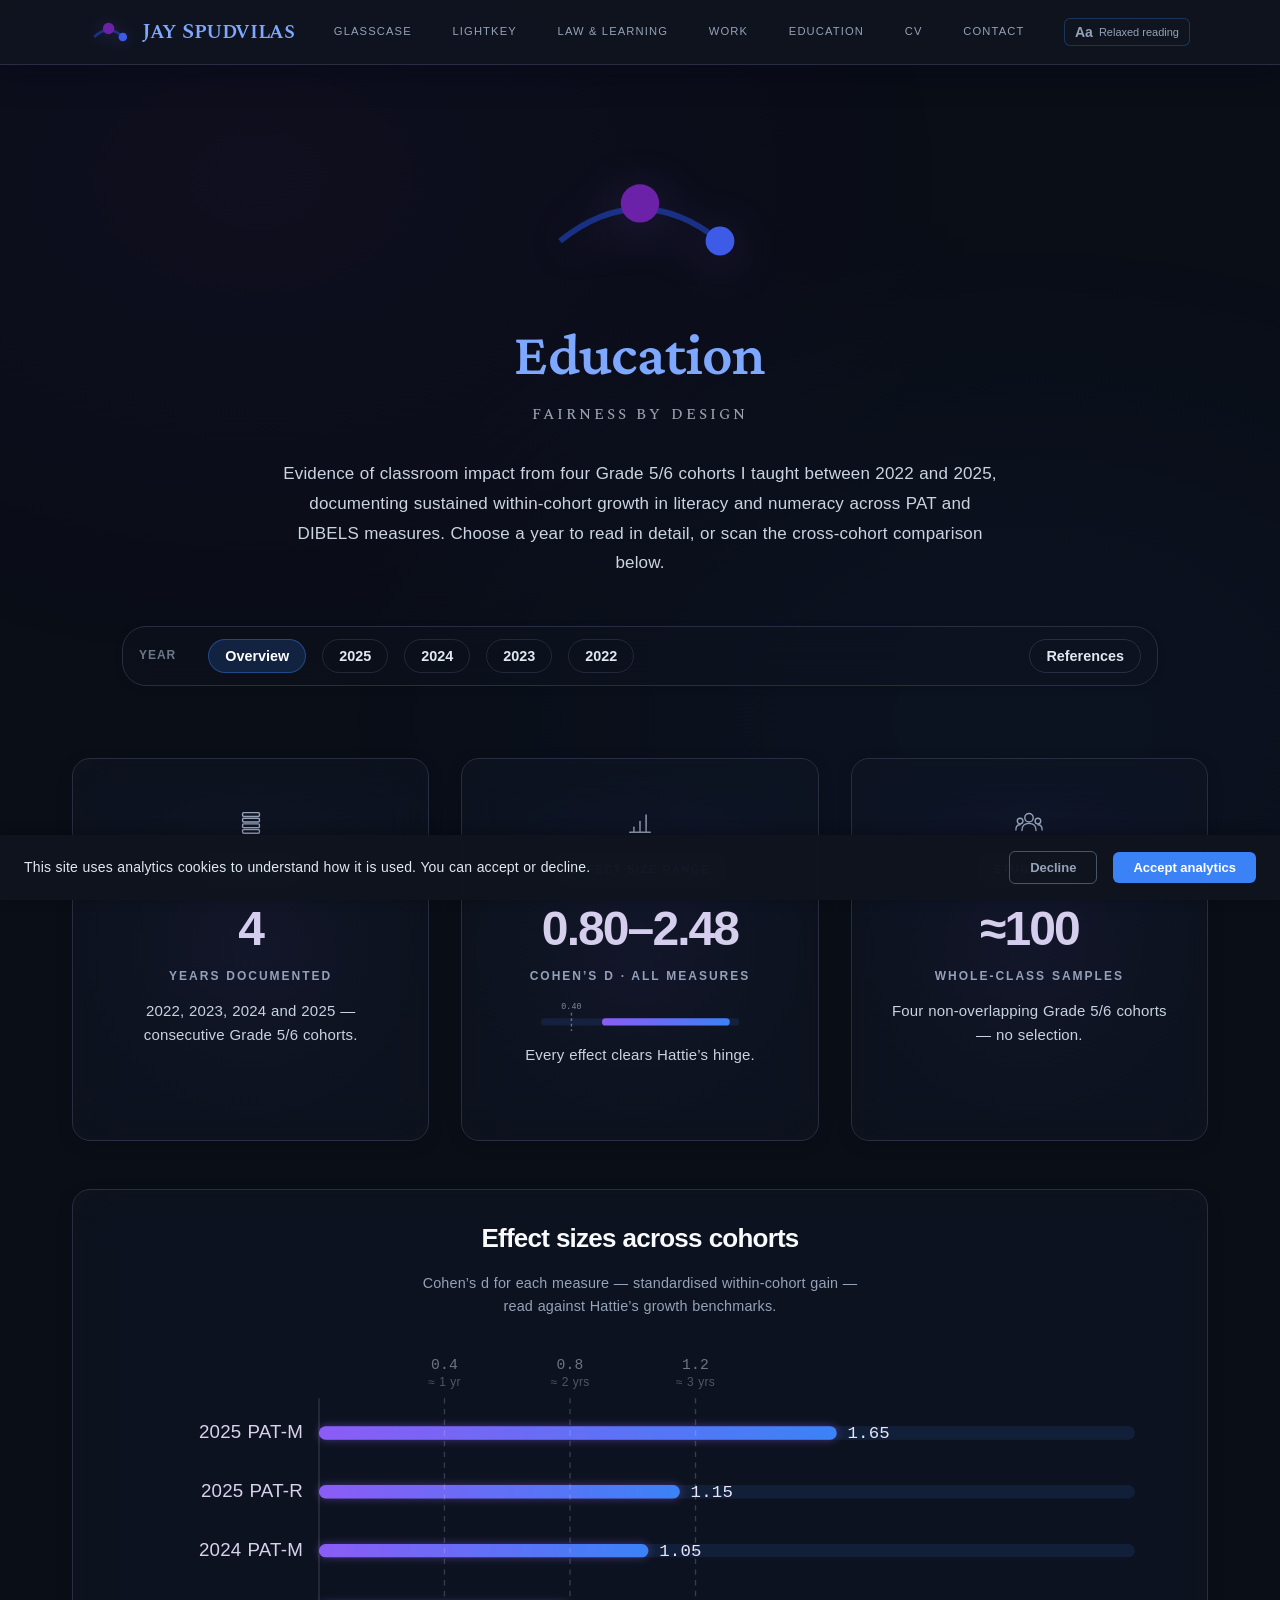
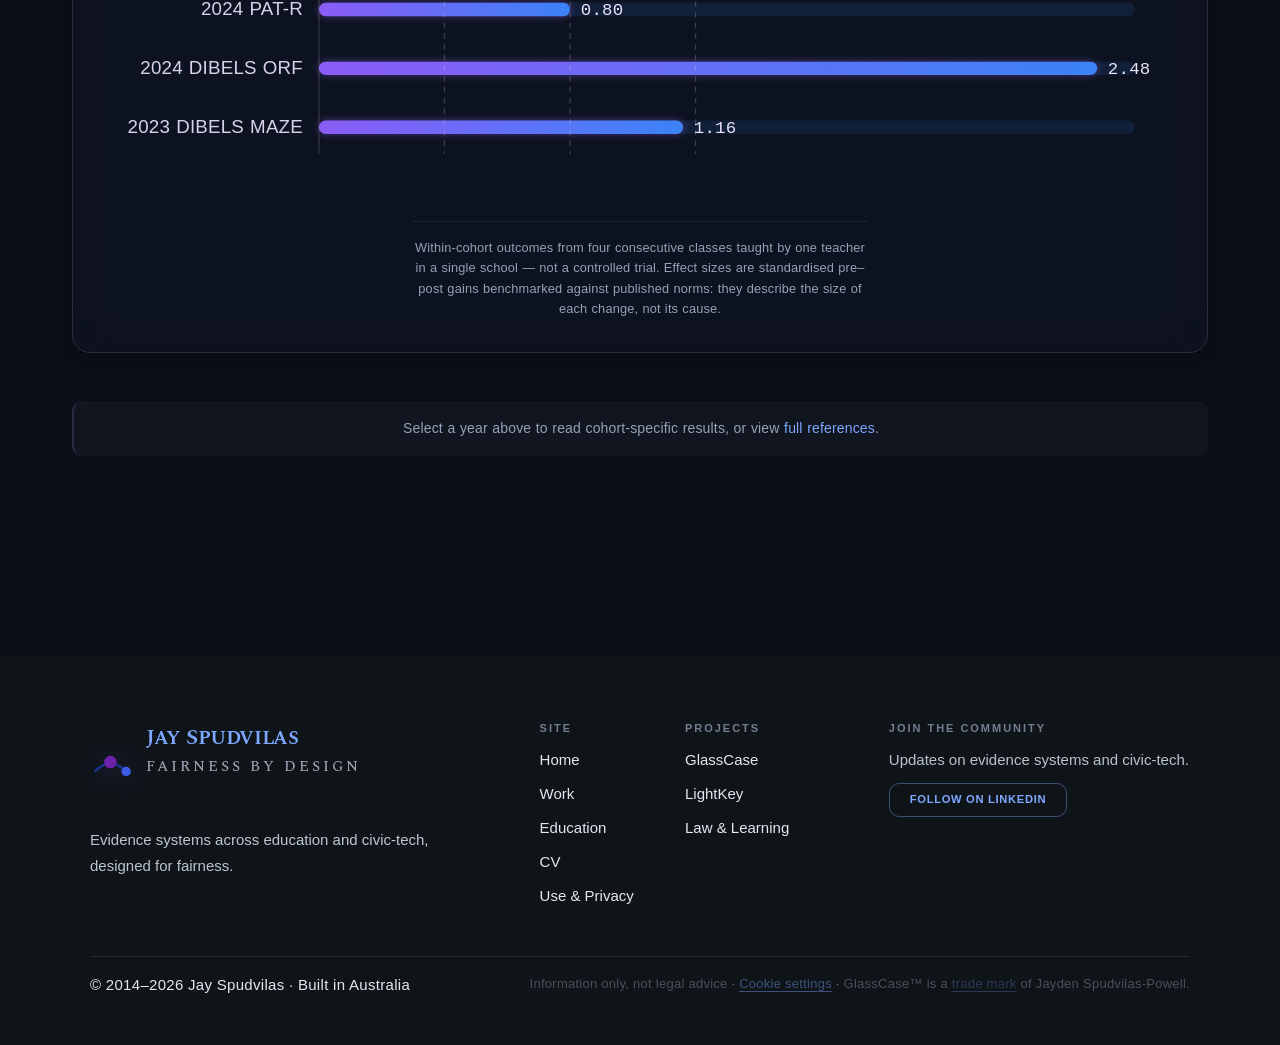
<file: education/index.html>
<!DOCTYPE html>
<html lang="en-AU">
<head>
<script src="/js/consent-gate.js" defer></script>
<meta charset="UTF-8" />
  <meta name="viewport" content="width=device-width, initial-scale=1" />
  <title>Education Outcomes | Jay Spudvilas</title>
  <meta name="description" content="Cohort outcomes (2022–2025). Explicit instruction, weekly progress monitoring, and measurable student growth across Victorian schools.">
  <meta name="author" content="Jay Spudvilas (Jayden Spudvilas-Powell)">
  <link rel="canonical" href="https://jayspudvilas.com/education/">
  <link rel="icon" type="image/svg+xml" href="/favicon.svg" />
  
  <!-- Open Graph -->
  <meta property="og:type" content="website">
  <meta property="og:url" content="https://jayspudvilas.com/education/">
  <meta property="og:title" content="Education Outcomes | Jay Spudvilas">
  <meta property="og:description" content="Cohort outcomes (2022–2025). Explicit instruction, weekly progress monitoring, and measurable student growth.">
  <meta property="og:image" content="https://jayspudvilas.com/og-image.png">
  <meta property="og:image:width" content="1200">
  <meta property="og:image:height" content="630">
  <meta property="og:image:alt" content="Education Outcomes | Jay Spudvilas">
  <meta property="og:site_name" content="Jay Spudvilas">
  <meta property="og:locale" content="en_AU">
  
  <!-- Twitter Card -->
  <meta name="twitter:card" content="summary_large_image">
  <meta name="twitter:title" content="Education Outcomes | Jay Spudvilas">
  <meta name="twitter:description" content="Cohort outcomes (2022–2025). Explicit instruction, weekly progress monitoring, and measurable student growth.">
  <meta name="twitter:image" content="https://jayspudvilas.com/og-image.png">
  <meta name="twitter:image:alt" content="Education Outcomes | Jay Spudvilas">

  <script type="application/ld+json">
  {
    "@context": "https://schema.org",
    "@type": "WebPage",
    "@id": "https://jayspudvilas.com/education/#webpage",
    "url": "https://jayspudvilas.com/education/",
    "name": "Education Outcomes | Jay Spudvilas",
    "description": "Education outcomes and evidence from 2022–2025 cohorts. Instructional leadership, explicit teaching, and measurable growth.",
    "inLanguage": "en-AU",
    "author": {
      "@type": "Person",
      "name": "Jay Spudvilas",
      "alternateName": "Jayden Spudvilas-Powell",
      "url": "https://jayspudvilas.com/",
      "sameAs": [
        "https://linkedin.com/in/jayspudvilas",
        "https://orcid.org/0009-0000-0945-0380",
        "https://github.com/nuncprotunc"
      ]
    },
    "publisher": {
      "@type": "Person",
      "name": "Jay Spudvilas",
      "url": "https://jayspudvilas.com/"
    }
  }
  </script>
  
  <!-- Fonts -->
  <link rel="preconnect" href="https://fonts.gstatic.com" crossorigin />
  <link rel="preconnect" href="https://fonts.googleapis.com" />
  <link rel="preload" as="style" href="https://fonts.googleapis.com/css2?family=Spectral:ital,wght@1,600;1,700&display=swap">
  <link rel="stylesheet" href="https://fonts.googleapis.com/css2?family=Spectral:ital,wght@1,600;1,700&display=swap" media="print" onload="this.media='all'">
  <noscript><link rel="stylesheet" href="https://fonts.googleapis.com/css2?family=Spectral:ital,wght@1,600;1,700&display=swap"></noscript>
  <link rel="preload" as="style" href="https://fonts.googleapis.com/css2?family=Spectral+SC:wght@500;600&display=swap">
  <link rel="stylesheet" href="https://fonts.googleapis.com/css2?family=Spectral+SC:wght@500;600&display=swap" media="print" onload="this.media='all'">
  <noscript><link rel="stylesheet" href="https://fonts.googleapis.com/css2?family=Spectral+SC:wght@500;600&display=swap"></noscript>
  <link rel="preload" as="style" href="https://fonts.googleapis.com/css2?family=Crimson+Pro:wght@500;600;700&display=swap">
  <link rel="stylesheet" href="https://fonts.googleapis.com/css2?family=Crimson+Pro:wght@500;600;700&display=swap" media="print" onload="this.media='all'">
  <noscript><link rel="stylesheet" href="https://fonts.googleapis.com/css2?family=Crimson+Pro:wght@500;600;700&display=swap"></noscript>
  <link rel="stylesheet" href="/css/style.css?v=2026-03-02">
  <style>
    :root {
      color-scheme: dark;
      
      /* Premium colour palette */
      --purple-deep: #6b21a8;
      --purple-medium: #8b5cf6;
      --purple-light: #a78bfa;
      --purple-muted: #c4b5fd;
      --purple-glow: rgba(139, 92, 246, 0.24);
      
      --blue-deep: #1e40af;
      --blue-medium: #3b82f6;
      --blue-bright: #7EA8FF;
      --blue-light: #A8C0FF;
      --blue-glow: rgba(59, 130, 246, 0.18);

      /* Soft serif for the display heading — matches the homepage */
      --font-display: 'Crimson Pro', Georgia, 'Times New Roman', serif;

      --bg-base: #0a0e17;
      --bg-elevated: #0f1419;
      --bg-card: #111621;
      --bg-glass: rgba(17, 22, 33, 0.6);
      
      --text-primary: #f8fafc;
      --text-secondary: #e2e8f0;
      --text-tertiary: #cbd5e1;
      --text-muted: #94a3b8;
      
      --gradient-primary: linear-gradient(135deg, #6b21a8 0%, #3b82f6 100%);
      --gradient-mesh: radial-gradient(ellipse at 20% 20%, rgba(107, 33, 168, 0.15) 0%, transparent 50%),
                       radial-gradient(ellipse at 80% 80%, rgba(59, 130, 246, 0.12) 0%, transparent 50%);
      
      --shadow-sm: 0 2px 8px rgba(0, 0, 0, 0.12);
      --shadow-md: 0 4px 16px rgba(0, 0, 0, 0.16);
      --shadow-lg: 0 8px 32px rgba(0, 0, 0, 0.24);
      --shadow-xl: 0 16px 48px rgba(0, 0, 0, 0.32);
      --shadow-glow: 0 0 24px var(--purple-glow);
      
      --transition-swift: 150ms cubic-bezier(0.4, 0, 0.2, 1);
      --transition-smooth: 250ms cubic-bezier(0.4, 0, 0.2, 1);
      --transition-elegant: 400ms cubic-bezier(0.4, 0, 0.2, 1);
      
      --space-xs: 0.5rem;
      --space-sm: 0.75rem;
      --space-md: 1rem;
      --space-lg: 1.5rem;
      --space-xl: 2rem;
      --space-2xl: 3rem;
      --space-3xl: 4rem;
      
      /* Reading mode variables (match homepage) */
      --lh-body: 1.6;
      --ls-body: 0.01em;
      --ws-body: 0.03em;

      --radius-sm: 10px;
      --radius-md: 14px;
      --radius-lg: 18px;
      --radius-xl: 24px;
      --radius-full: 9999px;
      
      --border-subtle: 1px solid #2a2d42;
      --border-medium: 1px solid #2a2d42;
      --border-glow: 1px solid #2a2d42;
    }

    * {
      margin: 0;
      padding: 0;
      box-sizing: border-box;
    }

    html {
      scroll-behavior: smooth;
    }

    body {
      font-family: Inter, -apple-system, BlinkMacSystemFont, sans-serif;
      background: var(--bg-base);
      color: var(--text-primary);
      line-height: var(--lh-body);
      letter-spacing: var(--ls-body);
      word-spacing: var(--ws-body);
      font-size: 16px;
      position: relative;
      overflow-x: hidden;
      transition: line-height 0.3s ease, letter-spacing 0.3s ease, word-spacing 0.3s ease;
    }

    body.reading-relaxed {
      --lh-body: 2.2;
      --ls-body: 0.08em;
      --ws-body: 0.12em;
    }

    /* Static gradient mesh background — calm, no motion */
    body::before {
      content: '';
      position: fixed;
      top: 0;
      left: 0;
      right: 0;
      bottom: 0;
      background: var(--gradient-mesh);
      opacity: 0.4;
      pointer-events: none;
      z-index: -1;
    }

    a {
      color: var(--blue-bright);
      text-decoration: underline;
      text-decoration-color: transparent;
      text-decoration-thickness: 1px;
      text-underline-offset: 3px;
      transition: all var(--transition-smooth);
      text-decoration-skip-ink: auto;
    }

    a:hover {
      color: var(--blue-light);
      text-decoration-color: var(--blue-bright);
    }

    .header {
      padding: var(--space-sm) var(--space-lg);
      background: rgba(17, 22, 33, 0.75);
      backdrop-filter: blur(12px) saturate(110%);
      -webkit-backdrop-filter: blur(12px) saturate(110%);
      border-bottom: var(--border-medium);
      position: sticky;
      top: 0;
      z-index: 100;
      box-shadow: 0 10px 30px rgba(2, 6, 23, 0.35);
    }

    .header-inner {
      max-width: 1100px;
      margin: 0 auto;
      display: flex;
      flex-wrap: wrap;
      align-items: center;
      justify-content: space-between;
      gap: var(--space-sm);
      row-gap: var(--space-sm);
    }

    .logo-area {
      display: flex;
      align-items: center;
      gap: var(--space-sm);
      animation: fadeInLeft var(--transition-elegant) 0.2s;
    }

    .logo-link {
      display: inline-flex;
      align-items: center;
      gap: var(--space-sm);
      text-decoration: none;
      color: inherit;
    }

    @keyframes fadeInLeft {
      from { transform: translateX(-20px); opacity: 0; }
      to { transform: translateX(0); opacity: 1; }
    }

    .logo-area svg {
      width: 40px;
      height: 40px;
      filter: drop-shadow(0 2px 8px var(--purple-glow));
      transition: transform var(--transition-smooth);
    }

    .logo-area:hover svg {
      transform: scale(1.05) rotate(5deg);
    }

    .logo-text {
      font-family: 'Spectral SC', 'Spectral', Georgia, serif;
      font-size: 1.375rem;
      font-style: normal;
      font-weight: 600;
      font-size-adjust: from-font;
      color: #7EA8FF;
      letter-spacing: -0.02em;
    }

    .global-nav {
      display: flex;
      align-items: center;
      justify-content: flex-end;
      gap: clamp(0.5rem, 2vw, 1.25rem);
      font-size: clamp(0.72rem, 2.8vw, 0.875rem);
      letter-spacing: 0.08em;
      text-transform: uppercase;
    }

    .global-nav__link {
      position: relative;
      color: var(--text-muted);
      text-decoration: none;
      padding: 0.35rem 0.65rem;
      font-size: 0.7rem;
      border-radius: var(--radius-sm);
      transition: all var(--transition-swift);
      white-space: nowrap;
    }

    .global-nav__link:hover {
      color: var(--text-secondary);
      background: rgba(59, 130, 246, 0.08);
      text-decoration: none;
    }

    .global-nav__link[aria-current="page"],
    .global-nav__link--active {
      color: var(--text-primary);
      background: rgba(59, 130, 246, 0.12);
      border-bottom: 2px solid var(--blue-medium);
      padding-bottom: 0.25rem;
    }

    /* Relaxed reading toggle button (match homepage) */
    .js-reading-toggle {
      display: flex;
      align-items: center;
      gap: 6px;
      font-family: Inter, -apple-system, BlinkMacSystemFont, sans-serif;
      font-size: 11px;
      font-weight: 500;
      color: var(--text-muted);
      background: rgba(17, 22, 33, 0.6);
      border: 1px solid rgba(59, 130, 246, 0.3);
      border-radius: 6px;
      padding: 5px 10px;
      cursor: pointer;
      transition: border-color 0.2s ease, color 0.2s ease, background 0.2s ease;
      white-space: nowrap;
    }

    .js-reading-toggle:hover {
      border-color: var(--blue-medium);
      color: var(--blue-bright);
      background: rgba(59, 130, 246, 0.1);
    }

    .js-reading-toggle:focus-visible {
      outline: 2px solid var(--blue-medium);
      outline-offset: 2px;
    }

    .js-reading-toggle[aria-pressed="true"] {
      background: rgba(59, 130, 246, 0.15);
      border-color: var(--blue-medium);
      color: var(--blue-light);
    }

    .js-reading-toggle .toggle-icon {
      font-size: 14px;
      font-weight: 600;
    }

    /* Mobile hamburger menu */
    .mobile-menu-button {
      display: none;
    }

    @media (max-width: 720px) {
      .header {
        padding: var(--space-sm) var(--space-md);
      }

      .header-inner {
        flex-direction: row;
        align-items: center;
        justify-content: space-between;
        gap: var(--space-sm);
      }

      .logo-area {
        justify-content: flex-start;
      }

      .mobile-menu-button {
        display: flex;
        flex-direction: column;
        justify-content: space-around;
        width: 24px;
        height: 24px;
        background: transparent;
        border: none;
        cursor: pointer;
        padding: 0;
        z-index: 101;
      }

      .mobile-menu-button span {
        width: 24px;
        height: 2px;
        background: #7B8A9E;
        border-radius: 2px;
        transition: all 0.3s ease;
        transform-origin: center;
      }

      .mobile-menu-button[aria-expanded="true"] span:nth-child(1) {
        transform: rotate(45deg) translate(5px, 5px);
      }

      .mobile-menu-button[aria-expanded="true"] span:nth-child(2) {
        opacity: 0;
      }

      .mobile-menu-button[aria-expanded="true"] span:nth-child(3) {
        transform: rotate(-45deg) translate(7px, -6px);
      }

      .global-nav {
        display: none !important;
      }

      .mobile-menu {
        position: fixed;
        top: 0;
        left: -320px;
        width: 300px;
        height: 100vh;
        background: #0f172a;
        border-right: 1px solid rgba(59, 130, 246, 0.25);
        box-shadow: 4px 0 24px rgba(0, 0, 0, 0.4);
        transition: left 0.3s cubic-bezier(0.4, 0, 0.2, 1);
        z-index: 100;
        padding: 80px 32px 32px;
        overflow-y: auto;
      }

      .mobile-menu::before {
        content: '';
        position: absolute;
        top: 0;
        left: 0;
        right: 0;
        bottom: 0;
        background: linear-gradient(135deg, rgba(107, 33, 168, 0.06) 0%, transparent 50%, rgba(59, 130, 246, 0.04) 100%);
        pointer-events: none;
      }

      .mobile-menu::after {
        content: '';
        position: absolute;
        top: 0;
        right: 0;
        width: 1px;
        height: 100%;
        background: linear-gradient(180deg, #7EA8FF 0%, transparent 50%, #7EA8FF 100%);
        opacity: 0.3;
      }

      .mobile-menu.active {
        left: 0;
      }

      .mobile-menu-header {
        margin-bottom: 2rem;
        padding-bottom: 1.5rem;
        text-align: center;
      }

      .mobile-menu-title {
        font-family: 'Spectral SC', 'Spectral', Georgia, serif;
        font-size: 1.75rem;
        color: #8093FF;
        margin: 0 0 0.5rem 0;
        text-shadow: 0 2px 8px rgba(96, 165, 250, 0.3);
        text-align: center;
      }

      .mobile-menu-subtitle {
        font-family: 'Spectral SC', 'Spectral', Georgia, serif;
        font-size: 0.75rem;
        color: #B3B9C9;
        font-weight: 500;
        letter-spacing: 0.24em;
        text-transform: uppercase;
        margin: 0;
        text-align: center;
      }

      .mobile-menu nav {
        display: flex;
        flex-direction: column;
        gap: 0.75rem;
      }

      .mobile-menu a {
        color: #E8F4F8;
        text-decoration: none;
        font-size: 1rem;
        font-weight: 500;
        padding: 1rem 1.25rem 1rem 2.25rem;
        border-radius: 12px;
        transition: all 0.3s cubic-bezier(0.4, 0, 0.2, 1);
        position: relative;
        overflow: hidden;
        border: 1px solid transparent;
      }

      .mobile-menu a:hover {
        color: #7EA8FF;
        background: rgba(59, 130, 246, 0.12);
        transform: translateX(8px);
        border-color: rgba(59, 130, 246, 0.3);
        box-shadow: 0 4px 12px rgba(96, 165, 250, 0.2);
      }

      .mobile-menu a.active {
        background: transparent;
        color: #7EA8FF;
        border-color: transparent;
        box-shadow: none;
      }

      .mobile-menu a.active::after {
        content: '▶';
        position: absolute;
        left: 0.9rem;
        top: 50%;
        transform: translateY(-50%);
        font-size: 0.75rem;
        color: #7EA8FF;
        opacity: 0.9;
      }

      .mobile-menu-overlay {
        position: fixed;
        top: 0;
        left: 0;
        width: 100vw;
        height: 100vh;
        background: rgba(0, 0, 0, 0.6);
        -webkit-backdrop-filter: blur(4px);
        backdrop-filter: blur(4px);
        opacity: 0;
        visibility: hidden;
        transition: opacity 0.3s ease, visibility 0.3s ease;
        z-index: 99;
      }

      .mobile-menu-overlay.active {
        opacity: 1;
        visibility: visible;
      }
    }

    @media (min-width: 721px) {
      .mobile-menu-button { display: none !important; }
      .mobile-menu, .mobile-menu-overlay { display: none !important; }
    }

    @media (max-width: 720px) {
      .year-tabs {
        display: inline-flex;
        align-items: center;
        flex-wrap: nowrap !important;
        justify-content: flex-start;
        gap: 0.3rem;
        margin: var(--space-sm) auto var(--space-xl);
        padding: 0.4rem 0.4rem;
        border-radius: 9999px;
        width: min(100%, 22rem);
        overflow-x: auto;
        -webkit-overflow-scrolling: touch;
        scrollbar-width: none;
        white-space: nowrap;
      }

      .year-tabs::-webkit-scrollbar {
        display: none;
      }

      .year-label {
        display: none;
      }

      .year-tab {
        flex: 0 0 auto;
        padding: 0.38rem 0.8rem;
        font-size: 0.78rem;
      }

      #tab-references {
        margin-left: 0;
      }
    }

    .page {
      padding-bottom: var(--space-3xl);
    }

    .hero {
      max-width: 1100px;
      margin: 0 auto;
      padding: 4.5rem var(--space-xl) var(--space-2xl);
      text-align: center;
      position: relative;
    }

    .hero-logo {
      margin: 0 auto 2.5rem;
      max-width: 320px;
      display: block;
      filter: drop-shadow(0 8px 24px var(--purple-glow));
      animation: fadeIn var(--transition-elegant);
    }

    @keyframes fadeIn {
      from { opacity: 0; transform: scale(0.95); }
      to { opacity: 1; transform: scale(1); }
    }

    .hero-name {
      font-family: var(--font-display);
      font-size: clamp(2.5rem, 6vw, 3.75rem);
      font-style: normal;
      font-weight: 600;
      color: #7EA8FF;
      margin-bottom: var(--space-md);
      letter-spacing: -0.01em;
      line-height: 1.1;
      animation: fadeInUp var(--transition-elegant) 0.4s;
    }

    @keyframes fadeInUp {
      from { opacity: 0; transform: translateY(20px); }
      to { opacity: 1; transform: translateY(0); }
    }

    .hero-tagline {
      font-family: 'Spectral SC', 'Spectral', Georgia, serif;
      font-size: 0.9375rem;
      color: #B3B9C9;
      opacity: 0.85;
      text-transform: uppercase;
      letter-spacing: 3px;
      font-weight: 500;
      font-size-adjust: from-font;
      margin-bottom: var(--space-xl);
      animation: fadeInUp var(--transition-elegant) 0.5s;
    }

    .hero-subtitle {
      font-size: 1.25rem;
      color: var(--text-secondary);
      font-weight: 600;
      margin-bottom: var(--space-xl);
      letter-spacing: -0.02em;
      animation: fadeInUp var(--transition-elegant) 0.6s;
    }

    .hero-description {
      font-size: 1.0625rem;
      color: var(--text-tertiary);
      line-height: 1.75;
      max-width: 720px;
      margin-left: auto;
      margin-right: auto;
      animation: fadeInUp var(--transition-elegant) 0.7s;
    }

    .page-section {
      max-width: 1200px;
      margin: 0 auto;
      padding: 0 var(--space-xl) var(--space-2xl);
      animation: fadeInUp var(--transition-elegant);
    }

    .page-section--tight {
      padding-bottom: var(--space-lg);
    }

    .page-section--flush {
      padding-top: var(--space-sm);
      padding-bottom: var(--space-xl);
    }

    .page-section--flush .note:first-child {
      margin-top: 0 !important;
    }

    .summary-grid {
      display: grid;
      grid-template-columns: repeat(auto-fit, minmax(280px, 1fr));
      gap: var(--space-xl);
      margin-bottom: var(--space-2xl);
    }

    .effect-chart {
      margin-top: var(--space-md);
    }
    .effect-chart svg {
      display: block;
      width: 100%;
      height: auto;
    }

    /* Quiet line icon atop each Overview stat card */
    .stat-icon {
      display: block;
      width: 30px;
      height: 30px;
      margin: 0 auto var(--space-md);
      color: var(--text-muted);
    }
    .stat-icon svg { width: 100%; height: 100%; display: block; }

    /* Mini number-line inside the Effect size range card */
    .range-line {
      width: 100%;
      max-width: 220px;
      margin: var(--space-sm) auto var(--space-xs);
    }
    .range-line svg { width: 100%; height: auto; display: block; }

    /* Collapsible student-level data tables */
    .data-toggle { margin-top: var(--space-md); }
    .data-toggle > summary {
      cursor: pointer;
      list-style: none;
      font-size: 0.9rem;
      color: var(--text-muted);
      padding: var(--space-sm) 0;
      transition: color var(--transition-smooth);
    }
    .data-toggle > summary::-webkit-details-marker { display: none; }
    .data-toggle > summary::before { content: '▸  '; }
    .data-toggle[open] > summary::before { content: '▾  '; }
    .data-toggle > summary:hover { color: var(--blue-bright); }

    /* Quiet caption tying the cohort caveat to the chart it belongs to */
    .chart-caveat {
      margin: var(--space-lg) auto 0;
      max-width: 64ch;
      padding-top: var(--space-md);
      border-top: 1px solid rgba(148, 163, 184, 0.12);
      font-size: 0.8rem;
      line-height: 1.6;
      color: var(--text-muted);
      text-align: center;
    }

    .card {
      background: var(--bg-glass);
      backdrop-filter: blur(24px) saturate(180%);
      -webkit-backdrop-filter: blur(24px) saturate(180%);
      border: var(--border-medium);
      border-radius: var(--radius-lg);
      padding: var(--space-xl);
      box-shadow: var(--shadow-md);
      position: relative;
      overflow: hidden;
      transition: all var(--transition-smooth);
    }

    .card:hover {
      border-color: rgba(126, 168, 255, 0.28);
    }

    .card-title {
      font-size: 1.625rem;
      font-weight: 700;
      letter-spacing: -0.03em;
      color: var(--text-primary);
      margin-bottom: var(--space-lg);
      line-height: 1.3;
    }

    .summary-card {
      background: rgba(17, 22, 33, 0.8);
      border: var(--border-glow);
      box-shadow: var(--shadow-lg), inset 0 1px 0 rgba(255, 255, 255, 0.1);
    }

    .summary-intro {
      font-size: 1.0625rem;
      line-height: 1.75;
      color: var(--text-secondary);
      margin-bottom: var(--space-xl);
    }

    .badge {
      display: inline-block;
      padding: 0.5rem var(--space-md);
      border-radius: var(--radius-sm);
      font-size: 0.6875rem;
      font-weight: 800;
      text-transform: uppercase;
      letter-spacing: 1.5px;
      background: rgba(126, 168, 255, 0.15);
      color: #7EA8FF;
      margin-bottom: var(--space-md);
    }

    .stat-card {
      text-align: center;
      padding: var(--space-2xl) var(--space-xl);
      position: relative;
    }

    .stat-card::after {
      content: '';
      position: absolute;
      inset: 0;
      border-radius: var(--radius-lg);
      background: radial-gradient(circle at center, rgba(139, 92, 246, 0.05) 0%, transparent 70%);
      pointer-events: none;
    }

    .stat-value {
      font-size: clamp(2.25rem, 5vw, 3rem);
      font-weight: 900;
      color: #D8D2EC;
      margin-bottom: var(--space-sm);
      line-height: 1.1;
      letter-spacing: -0.04em;
      animation: countUp var(--transition-elegant);
    }

    @keyframes countUp {
      from { opacity: 0; transform: scale(0.5); }
      to { opacity: 1; transform: scale(1); }
    }

    .stat-label {
      font-size: 0.75rem;
      color: var(--text-muted);
      letter-spacing: 2px;
      text-transform: uppercase;
      font-weight: 700;
      margin-bottom: var(--space-sm);
    }

    .stat-desc {
      font-size: 0.9375rem;
      color: var(--text-tertiary);
      margin-bottom: var(--space-lg);
      line-height: 1.65;
    }

    .effect-badge {
      display: inline-block;
      padding: var(--space-xs) var(--space-lg);
      border-radius: var(--radius-full);
      font-size: 0.75rem;
      font-weight: 700;
      letter-spacing: 1.2px;
      background: rgba(16, 185, 129, 0.15);
      color: #10b981;
      text-transform: uppercase;
    }

    .stat-caption {
      display: flex;
      align-items: center;
      justify-content: center;
      gap: var(--space-sm);
      color: var(--text-muted);
      font-size: 0.9375rem;
      margin-bottom: var(--space-2xl);
    }

    .info-icon {
      display: inline-flex;
      align-items: center;
      justify-content: center;
      width: 20px;
      height: 20px;
      border-radius: var(--radius-full);
      background: rgba(59, 130, 246, 0.2);
      color: var(--purple-light);
      font-size: 0.625rem;
      font-weight: 700;
      cursor: help;
      transition: all var(--transition-smooth);
      border: 1px solid #2a2d42;
    }

    .info-icon:hover {
      background: rgba(59, 130, 246, 0.3);
      transform: scale(1.15) rotate(15deg);
      box-shadow: 0 0 16px var(--blue-glow);
    }

    .card.insight-card {
      background: rgba(17, 22, 33, 0.9);
      border: var(--border-glow);
      box-shadow: var(--shadow-lg), inset 0 1px 0 rgba(255, 255, 255, 0.05);
    }

    .insight-stack {
      display: flex;
      flex-direction: column;
      gap: var(--space-lg);
      margin-top: var(--space-xl);
    }

    .insight-item {
      background: rgba(26, 31, 46, 0.6);
      -webkit-backdrop-filter: blur(16px);
      backdrop-filter: blur(16px);
      border-radius: var(--radius-md);
      padding: var(--space-xl);
      border: var(--border-medium);
      transition: all var(--transition-smooth);
      position: relative;
      overflow: hidden;
    }

    .card > .insight-item {
      margin-top: var(--space-2xl);
    }

    .insight-item:hover {
      border-color: rgba(126, 168, 255, 0.28);
    }

    .insight-title {
      font-size: 1.125rem;
      font-weight: 700;
      color: #B8B5D9;
      margin-bottom: var(--space-md);
      letter-spacing: -0.02em;
      line-height: 1.4;
    }

    .insight-item p {
      color: var(--text-secondary);
      font-size: 0.9375rem;
      line-height: 1.75;
      margin-bottom: var(--space-md);
    }

    .insight-item p:last-child {
      margin-bottom: 0;
    }

    .insight-summary,
    .insight-footnote {
      color: var(--text-muted);
      font-size: 0.875rem;
      margin-top: var(--space-xl);
      line-height: 1.7;
      padding: var(--space-md);
      background: rgba(148, 163, 184, 0.05);
      border-radius: var(--radius-sm);
      border-left: 3px solid #2a2d42;
    }

    .insight-footnote {
      font-size: 0.8125rem;
    }

    .card.tables-card {
      padding: var(--space-xl);
    }

    .note {
      color: var(--text-muted);
      margin-bottom: var(--space-lg);
      font-size: 0.875rem;
      line-height: 1.7;
      padding: var(--space-md);
      background: rgba(148, 163, 184, 0.05);
      border-radius: var(--radius-sm);
      border-left: 2px solid #2a2d42;
    }

    .tables-wrapper {
      transition: all var(--transition-elegant);
      max-height: 9999px;
    }

    .data-table-container {
      overflow-x: auto;
      border-radius: var(--radius-md);
      border: var(--border-medium);
      margin-top: var(--space-lg);
      background: rgba(15, 23, 42, 0.4);
      box-shadow: inset 0 2px 8px rgba(0, 0, 0, 0.2);
    }

    .data-table {
      width: 100%;
      border-collapse: collapse;
      font-size: 0.9375rem;
      min-width: 640px;
    }

    .summary-card .data-table th,
    .summary-card .data-table td {
      padding: var(--space-md) var(--space-lg);
    }

    .data-table thead {
      background: rgba(59, 130, 246, 0.1);
      -webkit-backdrop-filter: blur(8px);
      backdrop-filter: blur(8px);
    }

    .data-table th {
      padding: var(--space-md) var(--space-lg);
      text-align: center;
      font-size: 0.6875rem;
      letter-spacing: 2px;
      color: var(--text-tertiary);
      text-transform: uppercase;
      font-weight: 700;
      position: relative;
    }
    
    .data-table th:first-child {
      text-align: left;
    }

    .data-table th::after {
      content: '';
      position: absolute;
      bottom: 0;
      left: 0;
      right: 0;
      height: 1px;
      background: linear-gradient(90deg, transparent, rgba(139, 92, 246, 0.3), transparent);
    }

    .data-table th[data-right] {
      text-align: right;
    }

    .data-table td[data-right] {
      text-align: right;
    }

    .data-table th[data-centre] {
      text-align: center;
    }

    .data-table td[data-centre] {
      text-align: center;
    }

    .data-table td {
      padding: var(--space-md) var(--space-lg);
      border-bottom: 1px solid rgba(148, 163, 184, 0.08);
      color: var(--text-secondary);
      transition: all var(--transition-swift);
    }

    .data-table tbody tr {
      transition: all var(--transition-swift);
    }

    .data-table tbody tr:hover {
      background: rgba(139, 92, 246, 0.08);
    }

    .data-table tbody tr:hover td {
      color: var(--text-primary);
    }

    .data-table thead th {
      position: sticky;
      top: 0;
      background: rgba(59, 130, 246, 0.15);
      -webkit-backdrop-filter: blur(12px);
      backdrop-filter: blur(12px);
      z-index: 10;
    }

    .gain-positive {
      color: #10b981;
      font-weight: 700;
      text-shadow: 0 0 8px rgba(16, 185, 129, 0.3);
    }

    .gain-neutral {
      color: var(--text-muted);
      font-weight: 500;
    }

    .gain-bar {
      height: 8px;
      background: rgba(59, 130, 246, 0.15);
      border-radius: var(--radius-full);
      overflow: hidden;
      box-shadow: inset 0 1px 2px rgba(0, 0, 0, 0.2);
    }

    .gain-bar-fill {
      height: 100%;
      background: linear-gradient(90deg, var(--purple-medium), var(--blue-medium));
      transition: width var(--transition-elegant);
      box-shadow: 0 0 12px rgba(139, 92, 246, 0.6);
      animation: fillBar var(--transition-elegant);
    }

    @keyframes fillBar {
      from { width: 0 !important; opacity: 0; }
      to { opacity: 1; }
    }

    .footer {
      padding: var(--space-3xl) var(--space-xl) var(--space-2xl);
      text-align: center;
      background: var(--bg-elevated);
      margin-top: var(--space-3xl);
      position: relative;
    }

    /* footer top-edge glow removed — calmer divider */

    .footer-links {
      display: flex;
      justify-content: center;
      gap: var(--space-xl);
      flex-wrap: wrap;
      margin-bottom: var(--space-lg);
    }

    .footer-links a {
      color: var(--blue-bright);
      font-size: 0.9375rem;
      font-weight: 600;
      transition: all var(--transition-smooth);
    }

    .footer-links a:hover {
      color: var(--blue-light);
      transform: translateY(-2px);
      text-decoration-color: var(--blue-light);
    }

    .footer-attribution {
      color: var(--text-secondary);
      font-size: 0.9375rem;
      margin-bottom: var(--space-sm);
      letter-spacing: 0.02em;
    }

    .footer-meta {
      color: var(--text-muted);
      font-size: 0.832rem;
      margin-bottom: var(--space-sm);
      letter-spacing: 0.02em;      
    }

    .footer-abn {
      color: var(--text-muted);
      font-size: 0.75rem;
      font-variant-numeric: tabular-nums;
      letter-spacing: 0.5px;
      opacity: 0.7;
    }

    .footer-layout {
      max-width: 1100px;
      margin: 0 auto;
      display: grid;
      grid-template-columns: minmax(0, 2fr) minmax(0, 1.5fr) minmax(0, 1.5fr);
      gap: var(--space-2xl);
      text-align: left;
      align-items: flex-start;
    }

    .footer-brand {
      display: flex;
      flex-direction: column;
      gap: var(--space-md);
    }

    .footer-brand p {
      font-size: 0.9375rem;
      color: var(--text-tertiary);
      line-height: 1.7;
      max-width: 28rem;
      opacity: 0.92;
    }

    .footer-logo {
      display: inline-flex;
      align-items: center;
      gap: var(--space-sm);
      text-decoration: none;
      color: inherit;
    }

    .footer-logo svg {
      width: 44px;
      height: 44px;
      filter: drop-shadow(0 3px 12px var(--purple-glow));
      transition: transform var(--transition-smooth), filter var(--transition-smooth);
    }

    .footer-logo:hover svg {
      transform: scale(1.05) rotate(3deg);
      filter: drop-shadow(0 4px 16px var(--purple-glow));
    }

    .footer-links-group {
      display: flex;
      gap: clamp(2rem, 4vw, 3.5rem);
      justify-content: flex-start;
    }

    .footer-column {
      display: flex;
      flex-direction: column;
      gap: 0.625rem;
    }

    .footer-heading {
      font-size: 0.6875rem;
      font-weight: 800;
      text-transform: uppercase;
      letter-spacing: 0.18em;
      color: var(--text-muted);
      margin-bottom: 0;
      opacity: 0.75;
    }

    .footer-column a {
      color: var(--text-secondary);
      font-size: 0.9375rem;
      font-weight: 500;
      text-decoration: none;
      transition: all var(--transition-smooth);
      position: relative;
      display: inline-block;
      width: fit-content;
    }

    .footer-column a::after {
      content: '';
      position: absolute;
      bottom: -2px;
      left: 0;
      width: 0;
      height: 1px;
      background: var(--blue-bright);
      transition: width var(--transition-smooth);
    }

    .footer-column a:hover {
      color: var(--blue-bright);
      transform: translateX(2px);
    }

    .footer-column a:hover::after {
      width: 100%;
    }

    .footer-cta {
      font-size: 0.875rem;
      color: var(--text-tertiary);
      display: flex;
      flex-direction: column;
      gap: 0.625rem;
      text-align: left;
    }

    .footer-cta > p {
      line-height: 1.65;
      font-size: 0.9375rem;
      opacity: 0.9;
      margin: 0;
    }

    .footer-cta-button {
      display: inline-flex;
      align-items: center;
      justify-content: center;
      padding: 0.45rem 1.25rem;
      border-radius: 10px;
      background: transparent;
      border: 1px solid rgba(126, 168, 255, 0.4);
      color: #7EA8FF;
      font-size: 0.7rem;
      font-weight: 600;
      letter-spacing: 0.06em;
      text-transform: uppercase;
      text-decoration: none;
      transition: border-color var(--transition-smooth), background var(--transition-smooth);
      width: fit-content;
    }

    .footer-cta-button:hover {
      border-color: #7EA8FF;
      background: rgba(126, 168, 255, 0.08);
    }

    .footer-legal-note {
      font-size: 0.8125rem;
      color: var(--text-muted);
      line-height: 1.6;
      max-width: 28rem;
      opacity: 0.75;
    }

    .footer-bottom {
      max-width: 1100px;
      margin: var(--space-2xl) auto 0;
      padding-top: var(--space-md);
      border-top: 1px solid rgba(148, 163, 184, 0.15);
      display: flex;
      flex-wrap: wrap;
      gap: var(--space-xs);
      justify-content: space-between;
      align-items: center;
      text-align: left;
    }

    .footer-bottom .footer-attribution {
      margin-bottom: 0;
    }

    .footer-bottom .footer-meta {
      margin-bottom: 0;
      opacity: 0.7;
    }

    @media (max-width: 960px) {
      .footer-layout {
        grid-template-columns: minmax(0, 1fr);
        gap: var(--space-2xl);
      }

      .footer-links-group {
        justify-content: flex-start;
      }

      .footer-bottom {
        flex-direction: column;
        align-items: flex-start;
      }
    }

    .cohort-note {
      max-width: 100%;
      margin: var(--space-2xl) auto 0;
      text-align: left;
      padding: var(--space-xl);
      background: rgba(17, 22, 33, 0.6);
      -webkit-backdrop-filter: blur(16px);
      backdrop-filter: blur(16px);
      border-radius: var(--radius-lg);
      border: var(--border-glow);
      box-shadow: var(--shadow-md);
      animation: fadeInUp var(--transition-elegant) 0.8s;
      position: relative;
      overflow: hidden;
      transition: all var(--transition-smooth);
    }

    .cohort-note::before {
      content: '';
      position: absolute;
      top: 0;
      left: 0;
      right: 0;
      height: 2px;
      background: var(--gradient-primary);
      opacity: 0;
      transition: opacity var(--transition-smooth);
    }

    .cohort-note:hover {
      transform: translateY(-4px);
      box-shadow: var(--shadow-xl), 0 0 40px rgba(139, 92, 246, 0.2);
      border-color: rgba(139, 92, 246, 0.4);
    }

    .cohort-note:hover::before {
      opacity: 1;
    }

    .cohort-note__title {
      font-size: clamp(1rem, 0.9rem + 0.5vw, 1.25rem);
      font-weight: 700;
      font-variant: small-caps;
      letter-spacing: 0.05em;
      color: #B8B5D9;
      margin-bottom: var(--space-md);
    }

    .cohort-note__title--soft {
      font-variant: normal;
      letter-spacing: 0.01em;
      text-transform: none;
    }

    .cohort-note__subtitle {
      font-size: 0.9375rem;
      color: var(--text-muted);
      margin: -0.35rem 0 var(--space-sm);
      text-align: left;
    }

    .cohort-note__rule {
      height: 2px;
      background: linear-gradient(90deg, transparent, var(--purple-glow), transparent);
      margin-bottom: var(--space-lg);
    }

    .cohort-note__body p {
      margin-block: var(--space-md) 0;
      line-height: 1.75;
      color: var(--text-secondary);
    }

    .cohort-note__body p + p {
      margin-top: var(--space-md);
    }

    .cohort-note__body--constrained {
      max-width: 70ch;
      margin: 0 auto;
      line-height: 1.7;
    }

    .cohort-note__hook {
      font-weight: 600;
      color: var(--text-secondary);
    }

    .pivot-content {
      max-width: 72ch;
      margin: 0 auto;
      text-align: left;
    }

    .pivot-inner {
      max-width: 100%;
      margin: 0;
      text-align: left;
    }

    .pivot-hero {
      margin-bottom: 1.25rem;
      font-weight: 400;
    }

    .pivot-metrics {
      display: flex;
      flex-wrap: wrap;
      gap: 0.6rem;
      margin-bottom: 1.5rem;
    }

    .metrics-row {
      display: flex;
      flex-wrap: wrap;
      justify-content: center;
      gap: 0.75rem;
    }

    .metrics-row + .metrics-row {
      margin-top: 0.5rem;
    }

    .pivot-body p + p {
      margin-top: 0.75rem;
    }

    .pivot-metrics .chip {
      font-size: 0.8rem;
      padding: 0.35rem 0.85rem;
      opacity: 0.9;
      background: rgba(59, 130, 246, 0.14);
      border-color: rgba(59, 130, 246, 0.28);
    }

    .chip--primary {
      background: var(--gradient-primary);
      color: #ffffff;
      box-shadow: 0 4px 14px rgba(107, 33, 168, 0.35), 0 0 24px rgba(120, 90, 255, 0.4);
      border-color: transparent;
      font-size: 0.8rem;
      padding: 0.35rem 0.85rem;
      opacity: 1;
      font-weight: 600;
    }

    .chip--secondary {
      color: var(--blue-light);
      opacity: 0.9;
    }

    .cohort-note code {
      font-family: ui-monospace, SFMono-Regular, Menlo, Consolas, monospace;
      font-size: 0.875em;
      padding: 0.25rem 0.5rem;
      border-radius: var(--radius-sm);
      background: rgba(59, 130, 246, 0.15);
      color: var(--purple-light);
      font-weight: 600;
      border: 1px solid rgba(59, 130, 246, 0.2);
    }

    .chip {
      display: inline-block;
      font-size: 0.8125em;
      font-weight: 700;
      padding: 0.375rem var(--space-md);
      margin: 0 0.375rem;
      border-radius: var(--radius-full);
      background: rgba(59, 130, 246, 0.15);
      color: var(--blue-light);
      border: 1px solid rgba(59, 130, 246, 0.3);
      vertical-align: baseline;
      white-space: nowrap;
      transition: all var(--transition-smooth);
      box-shadow: 0 2px 8px rgba(59, 130, 246, 0.2);
    }

    .chip:hover {
      background: rgba(59, 130, 246, 0.25);
      color: var(--text-primary);
    }

    .year-tabs {
      display: flex;
      justify-content: flex-start;
      gap: var(--space-md);
      margin: var(--space-md) auto var(--space-2xl);
      max-width: 1100px;
      flex-wrap: wrap;
      padding: var(--space-sm) var(--space-md);
      background: rgba(17, 22, 33, 0.4);
      -webkit-backdrop-filter: blur(16px);
      backdrop-filter: blur(16px);
      border-radius: var(--radius-xl);
      border: var(--border-subtle);
      box-shadow: var(--shadow-sm);
    }

    .year-label {
      align-self: center;
      font-size: 0.75rem;
      font-weight: 600;
      text-transform: uppercase;
      letter-spacing: 0.08em;
      color: var(--text-muted);
      opacity: 0.7;
      margin-right: var(--space-md);
      font-variant: small-caps;
    }

    .year-tab {
      background: transparent;
      color: var(--text-secondary);
      border: 1px solid rgba(42, 45, 66, 0.8);
      border-radius: 9999px;
      padding: var(--space-xs) var(--space-md);
      font-size: 0.9rem;
      font-weight: 700;
      cursor: pointer;
      transition: all var(--transition-smooth);
      position: relative;
      overflow: hidden;
    }

    .year-tab::before {
      content: '';
      position: absolute;
      inset: 0;
      background: none;
      opacity: 0;
      transition: opacity var(--transition-smooth);
    }

    .year-tab span {
      position: relative;
      z-index: 1;
    }

    .year-tab:hover {
      background: rgba(59, 130, 246, 0.10);
      transform: none;
      box-shadow: none;
    }

    .year-tab.is-active {
      background: rgba(59, 130, 246, 0.18) !important;
      border-color: rgba(59, 130, 246, 0.4) !important;
      color: white !important;
      border-radius: 9999px !important;
      box-shadow: none !important;
    }

    .year-tab.is-active::before {
      opacity: 0;
    }

    /* Section header above year tabs */
    .section-header {
      max-width: 1100px;
      margin: 0 auto;
      padding: var(--space-xl) var(--space-xl) var(--space-xs);
    }

    .section-title {
      font-size: clamp(1.1rem, 1rem + 0.6vw, 1.5rem);
      font-weight: 800;
      letter-spacing: 0.04em;
      text-transform: uppercase;
      color: var(--text-secondary);
      margin-bottom: var(--space-xs);
    }

    .section-subtitle {
      font-size: 0.875rem;
      color: var(--text-muted);
      font-weight: 400;
      margin-top: var(--space-xs);
    }

    /* Visually separate References from years */
    #tab-references {
      margin-left: auto;
      background: transparent;
      border: var(--border-medium);
    }

    #tab-references:hover {
      background: rgba(59, 130, 246, 0.08);
      border-color: rgba(59, 130, 246, 0.3);
    }

    #tab-references.is-active {
      background: rgba(59, 130, 246, 0.12);
      border-color: var(--blue-medium);
      color: var(--text-primary);
    }

    .year-tab:focus-visible,
    a:focus-visible {
      outline: 2px solid var(--blue-bright);
      outline-offset: 3px;
    }

    .year-view { 
      display: none;
    }

    .year-view.is-active { 
      display: block;
      animation: fadeInContent var(--transition-elegant);
    }

    @keyframes fadeInContent {
      from { opacity: 0; transform: translateY(12px); }
      to { opacity: 1; transform: translateY(0); }
    }

    /* Scroll-triggered animations */
    .observe-animate {
      opacity: 0;
      transform: translateY(30px);
      transition: all var(--transition-elegant);
    }

    .observe-animate.in-view {
      opacity: 1;
      transform: translateY(0);
    }

    /* Loading state for stats */
    @keyframes numberShimmer {
      0% { opacity: 0.5; }
      50% { opacity: 1; }
      100% { opacity: 0.5; }
    }

    @media (max-width: 900px) {
      .summary-grid {
        grid-template-columns: repeat(auto-fit, minmax(240px, 1fr));
        gap: var(--space-lg);
      }
    }

    @media (max-width: 768px) {
      :root {
        --space-xl: 1.5rem;
        --space-2xl: 2rem;
        --space-3xl: 2.5rem;
      }

      .header {
        flex-direction: column;
        gap: var(--space-md);
        align-items: flex-start;
      }

      .global-nav {
        width: 100%;
        justify-content: center;
        flex-wrap: wrap;
        gap: var(--space-sm);
        text-align: center;
      }

      .global-nav__link {
        font-size: 0.75rem;
        letter-spacing: 0.06em;
      }

      .hero {
        padding: var(--space-2xl) var(--space-lg) var(--space-xl);
      }

      .summary-grid {
        gap: var(--space-md);
      }

      .card {
        padding: var(--space-lg);
      }

      .data-table {
        font-size: 0.875rem;
      }

      .data-table th,
      .data-table td {
        padding: var(--space-sm) var(--space-md);
      }

      .view-toggle {
        flex-direction: column;
      }

      .year-tabs {
        gap: var(--space-sm);
      }

      .footer-links {
        gap: var(--space-lg);
      }
    }

    @media (prefers-reduced-motion: reduce) {
      *,
      *::before,
      *::after {
        animation-duration: 0.01ms !important;
        animation-iteration-count: 1 !important;
        transition-duration: 0.01ms !important;
      }

      .card:hover {
        transform: none;
      }

      body::before,
      body::after {
        animation: none;
      }
    }

    /* Print styles */
    @media print {
      body::before,
      body::after {
        display: none;
      }

      .header,
      .year-tabs,
      .footer {
        display: none;
      }

      .card {
        break-inside: avoid;
        page-break-inside: avoid;
      }
    }
  </style>
</head>
<body>
<div id="js-header"></div>

  <main class="page">

    <!-- Overview Section (default landing) -->
    <section id="year-overview" class="year-view is-active" role="tabpanel" aria-labelledby="tab-overview" tabindex="0">
    <section class="hero">
      <svg class="hero-logo" viewBox="0 0 400 180" aria-hidden="true">
        <path d="M 100 130 Q 200 50, 300 130" stroke="#1e40af" stroke-width="7" fill="none" opacity="0.7" />
        <circle cx="200" cy="83" r="24" fill="#6b21a8" />
        <circle cx="300" cy="130" r="18" fill="#3E5BE8" />
      </svg>
      <h1 class="hero-name">Education</h1>
      <div class="hero-tagline">FAIRNESS BY DESIGN</div>

      <p class="hero-description">Evidence of classroom impact from four Grade 5/6 cohorts I taught between 2022 and 2025, documenting sustained within-cohort growth in literacy and numeracy across PAT and DIBELS measures. Choose a year to read in detail, or scan the cross-cohort comparison below.</p>

    <nav class="year-tabs" role="tablist" aria-label="Years" style="margin-top: var(--space-2xl); margin-bottom: var(--space-lg);">
      <span class="year-label">Year</span>
      <button id="tab-overview" class="year-tab is-active" role="tab" aria-selected="true" aria-controls="year-overview" data-year="overview"><span>Overview</span></button>
      <button id="tab-2025" class="year-tab" role="tab" aria-selected="false" aria-controls="year-2025" tabindex="-1" data-year="2025"><span>2025</span></button>
      <button id="tab-2024" class="year-tab" role="tab" aria-selected="false" aria-controls="year-2024" tabindex="-1" data-year="2024"><span>2024</span></button>
      <button id="tab-2023" class="year-tab" role="tab" aria-selected="false" aria-controls="year-2023" tabindex="-1" data-year="2023"><span>2023</span></button>
      <button id="tab-2022" class="year-tab" role="tab" aria-selected="false" aria-controls="year-2022" tabindex="-1" data-year="2022"><span>2022</span></button>
      <button id="tab-references" class="year-tab" role="tab" aria-selected="false" aria-controls="year-references" tabindex="-1" data-year="references"><span>References</span></button>
    </nav>
    </section>

    <section class="page-section">

      <div class="summary-grid">
        <div class="card stat-card observe-animate">
          <span class="stat-icon" aria-hidden="true">
            <svg viewBox="0 0 64 64" fill="none" stroke="currentColor" stroke-width="3" stroke-linecap="round" stroke-linejoin="round">
              <rect x="14" y="12" width="36" height="8" rx="2.5"/>
              <rect x="14" y="24" width="36" height="8" rx="2.5"/>
              <rect x="14" y="36" width="36" height="8" rx="2.5"/>
              <rect x="14" y="48" width="36" height="8" rx="2.5"/>
            </svg>
          </span>
          <span class="badge">Cohorts</span>
          <div class="stat-value">4</div>
          <p class="stat-label">Years documented</p>
          <p class="stat-desc">2022, 2023, 2024 and 2025 &mdash; consecutive Grade 5/6 cohorts.</p>
        </div>
        <div class="card stat-card observe-animate">
          <span class="stat-icon" aria-hidden="true">
            <svg viewBox="0 0 64 64" fill="none" stroke="currentColor" stroke-width="3" stroke-linecap="round" stroke-linejoin="round">
              <line x1="10" y1="54" x2="54" y2="54"/>
              <line x1="19" y1="54" x2="19" y2="43"/>
              <line x1="32" y1="54" x2="32" y2="31"/>
              <line x1="45" y1="54" x2="45" y2="17"/>
            </svg>
          </span>
          <span class="badge">Effect size range</span>
          <div class="stat-value">0.80&ndash;2.48</div>
          <p class="stat-label">Cohen&rsquo;s d &middot; all measures</p>
          <div class="range-line" aria-hidden="true">
            <svg viewBox="0 0 240 40">
              <defs>
                <linearGradient id="rangeGrad" x1="0" y1="0" x2="1" y2="0">
                  <stop offset="0" stop-color="#8b5cf6"/>
                  <stop offset="1" stop-color="#3b82f6"/>
                </linearGradient>
              </defs>
              <rect x="12" y="21" width="216" height="8" rx="4" fill="rgba(59,130,246,0.12)"/>
              <rect x="78.5" y="21" width="139.5" height="8" rx="4" fill="url(#rangeGrad)"/>
              <line x1="45.2" y1="15" x2="45.2" y2="35" stroke="rgba(216,210,236,0.45)" stroke-width="1.5" stroke-dasharray="3,3"/>
              <text x="45.2" y="11" text-anchor="middle" font-family="ui-monospace, Menlo, monospace" font-size="9" fill="rgba(216,210,236,0.6)">0.40</text>
            </svg>
          </div>
          <p class="stat-desc">Every effect clears Hattie&rsquo;s hinge.</p>
        </div>
        <div class="card stat-card observe-animate">
          <span class="stat-icon" aria-hidden="true">
            <svg viewBox="0 0 64 64" fill="none" stroke="currentColor" stroke-width="3" stroke-linecap="round" stroke-linejoin="round">
              <circle cx="32" cy="23" r="9"/>
              <path d="M17 50 C17 39 24 35 32 35 C40 35 47 39 47 50"/>
              <circle cx="13" cy="30" r="6"/>
              <path d="M4 49 C4 41 8 38 13 38"/>
              <circle cx="51" cy="30" r="6"/>
              <path d="M60 49 C60 41 56 38 51 38"/>
            </svg>
          </span>
          <span class="badge">Students</span>
          <div class="stat-value">&asymp;100</div>
          <p class="stat-label">Whole-class samples</p>
          <p class="stat-desc">Four non-overlapping Grade 5/6 cohorts &mdash; no selection.</p>
        </div>
      </div>

      <div class="card observe-animate">
        <h2 class="card-title" style="text-align: center; margin-bottom: var(--space-md);">Effect sizes across cohorts</h2>
        <p style="text-align: center; max-width: 56ch; margin: 0 auto var(--space-lg); font-size: 0.9rem; line-height: 1.6; color: var(--text-muted);">Cohen&rsquo;s d for each measure &mdash; standardised within-cohort gain &mdash; read against Hattie&rsquo;s growth benchmarks.</p>

        <div class="effect-chart" role="img" aria-label="Bar chart of effect sizes across six measures. 2025 PAT-M d = 1.65; 2025 PAT-R d = 1.15; 2024 PAT-M d = 1.05; 2024 PAT-R d = 0.80; 2024 DIBELS ORF d = 2.48; 2023 DIBELS MAZE d = 1.16.">
          <svg viewBox="0 0 800 340" aria-hidden="true">
            <defs>
              <linearGradient id="barGrad" x1="0" y1="0" x2="1" y2="0">
                <stop offset="0" stop-color="#8b5cf6" />
                <stop offset="1" stop-color="#3b82f6" />
              </linearGradient>
              <filter id="barGlow" x="-20%" y="-220%" width="140%" height="540%">
                <feDropShadow dx="0" dy="0" stdDeviation="3" flood-color="#8b5cf6" flood-opacity="0.45" />
              </filter>
            </defs>

            <rect x="160" y="63" width="610" height="10" rx="5" fill="rgba(59,130,246,0.12)" />
            <rect x="160" y="107" width="610" height="10" rx="5" fill="rgba(59,130,246,0.12)" />
            <rect x="160" y="151" width="610" height="10" rx="5" fill="rgba(59,130,246,0.12)" />
            <rect x="160" y="195" width="610" height="10" rx="5" fill="rgba(59,130,246,0.12)" />
            <rect x="160" y="239" width="610" height="10" rx="5" fill="rgba(59,130,246,0.12)" />
            <rect x="160" y="283" width="610" height="10" rx="5" fill="rgba(59,130,246,0.12)" />

            <rect id="chart-bar-patm" x="160" y="63" width="387.1" height="10" rx="5" fill="url(#barGrad)" filter="url(#barGlow)" />
            <rect id="chart-bar-patr" x="160" y="107" width="269.8" height="10" rx="5" fill="url(#barGrad)" filter="url(#barGlow)" />
            <rect x="160" y="151" width="246.3" height="10" rx="5" fill="url(#barGrad)" filter="url(#barGlow)" />
            <rect x="160" y="195" width="187.7" height="10" rx="5" fill="url(#barGrad)" filter="url(#barGlow)" />
            <rect x="160" y="239" width="581.8" height="10" rx="5" fill="url(#barGrad)" filter="url(#barGlow)" />
            <rect x="160" y="283" width="272.2" height="10" rx="5" fill="url(#barGrad)" filter="url(#barGlow)" />

            <line x1="160" y1="42" x2="160" y2="308" stroke="rgba(216,210,236,0.18)" stroke-width="1" />
            <line x1="253.8" y1="42" x2="253.8" y2="308" stroke="rgba(216,210,236,0.22)" stroke-width="1" stroke-dasharray="4,4" />
            <line x1="347.7" y1="42" x2="347.7" y2="308" stroke="rgba(216,210,236,0.22)" stroke-width="1" stroke-dasharray="4,4" />
            <line x1="441.5" y1="42" x2="441.5" y2="308" stroke="rgba(216,210,236,0.22)" stroke-width="1" stroke-dasharray="4,4" />

            <text x="253.8" y="20" text-anchor="middle" font-family="ui-monospace, Menlo, monospace" font-size="11" fill="rgba(216,210,236,0.5)">0.4</text>
            <text x="253.8" y="33" text-anchor="middle" font-family="Inter, sans-serif" font-size="9" fill="rgba(216,210,236,0.34)">&asymp; 1 yr</text>
            <text x="347.7" y="20" text-anchor="middle" font-family="ui-monospace, Menlo, monospace" font-size="11" fill="rgba(216,210,236,0.5)">0.8</text>
            <text x="347.7" y="33" text-anchor="middle" font-family="Inter, sans-serif" font-size="9" fill="rgba(216,210,236,0.34)">&asymp; 2 yrs</text>
            <text x="441.5" y="20" text-anchor="middle" font-family="ui-monospace, Menlo, monospace" font-size="11" fill="rgba(216,210,236,0.5)">1.2</text>
            <text x="441.5" y="33" text-anchor="middle" font-family="Inter, sans-serif" font-size="9" fill="rgba(216,210,236,0.34)">&asymp; 3 yrs</text>

            <text x="148" y="72" text-anchor="end" font-family="Inter, sans-serif" font-size="14" fill="#D8D2EC">2025 PAT-M</text>
            <text id="chart-d-patm" x="555.1" y="72" font-family="ui-monospace, Menlo, monospace" font-size="13" fill="#E8E4F5">1.65</text>

            <text x="148" y="116" text-anchor="end" font-family="Inter, sans-serif" font-size="14" fill="#D8D2EC">2025 PAT-R</text>
            <text id="chart-d-patr" x="437.8" y="116" font-family="ui-monospace, Menlo, monospace" font-size="13" fill="#E8E4F5">1.15</text>

            <text x="148" y="160" text-anchor="end" font-family="Inter, sans-serif" font-size="14" fill="#D8D2EC">2024 PAT-M</text>
            <text x="414.3" y="160" font-family="ui-monospace, Menlo, monospace" font-size="13" fill="#E8E4F5">1.05</text>

            <text x="148" y="204" text-anchor="end" font-family="Inter, sans-serif" font-size="14" fill="#D8D2EC">2024 PAT-R</text>
            <text x="355.7" y="204" font-family="ui-monospace, Menlo, monospace" font-size="13" fill="#E8E4F5">0.80</text>

            <text x="148" y="248" text-anchor="end" font-family="Inter, sans-serif" font-size="14" fill="#D8D2EC">2024 DIBELS ORF</text>
            <text x="749.8" y="248" font-family="ui-monospace, Menlo, monospace" font-size="13" fill="#E8E4F5">2.48</text>

            <text x="148" y="292" text-anchor="end" font-family="Inter, sans-serif" font-size="14" fill="#D8D2EC">2023 DIBELS MAZE</text>
            <text x="440.2" y="292" font-family="ui-monospace, Menlo, monospace" font-size="13" fill="#E8E4F5">1.16</text>
          </svg>
        </div>
        <p class="chart-caveat">Within-cohort outcomes from four consecutive classes taught by one teacher in a single school &mdash; not a controlled trial. Effect sizes are standardised pre&ndash;post gains benchmarked against published norms: they describe the size of each change, not its cause.</p>
      </div>

      <p class="note" style="text-align: center; margin-top: var(--space-2xl);">Select a year above to read cohort-specific results, or view <a href="#year-references" onclick="document.querySelector('[data-year=references]').click(); return false;">full references</a>.</p>
    </section>
    </section>

    <!-- Year 2025 Section -->
    <section id="year-2025" class="year-view" role="tabpanel" aria-labelledby="tab-2025" hidden tabindex="0">
    <section class="hero">
      <svg class="hero-logo" viewBox="0 0 400 180" aria-hidden="true">
        <path d="M 100 130 Q 200 50, 300 130" stroke="#1e40af" stroke-width="7" fill="none" opacity="0.7" />
        <circle cx="200" cy="83" r="24" fill="#6b21a8" />
        <circle cx="300" cy="130" r="18" fill="#3E5BE8" />
      </svg>
      <h2 class="hero-name">Education</h2>
      <div class="hero-tagline">FAIRNESS BY DESIGN</div>

    <nav class="year-tabs" role="tablist" aria-label="Years" style="margin-top: var(--space-2xl); margin-bottom: var(--space-lg);">
      <span class="year-label">Year</span>
      <button id="tab-overview" class="year-tab" role="tab" aria-selected="false" aria-controls="year-overview" tabindex="-1" data-year="overview"><span>Overview</span></button>
      <button id="tab-2025" class="year-tab is-active" role="tab" aria-selected="true" aria-controls="year-2025" data-year="2025"><span>2025</span></button>
      <button id="tab-2024" class="year-tab" role="tab" aria-selected="false" aria-controls="year-2024" tabindex="-1" data-year="2024"><span>2024</span></button>
      <button id="tab-2023" class="year-tab" role="tab" aria-selected="false" aria-controls="year-2023" tabindex="-1" data-year="2023"><span>2023</span></button>
      <button id="tab-2022" class="year-tab" role="tab" aria-selected="false" aria-controls="year-2022" tabindex="-1" data-year="2022"><span>2022</span></button>
      <button id="tab-references" class="year-tab" role="tab" aria-selected="false" aria-controls="year-references" tabindex="-1" data-year="references"><span>References</span></button>
    </nav>
      
      <section class="cohort-note">
        <div class="pivot-inner">
          <h4 class="cohort-note__title cohort-note__title--soft">2025 Cohort: Progressive Achievement Tests</h4>
          <p class="cohort-note__subtitle">Grade 5/6 · Victorian Government School · South Western Victorian Region (SWVR)</p>
          <div class="cohort-note__rule"></div>

          <p class="pivot-hero">In a complex, low-socioeconomic Grade 5/6 setting, these outcomes were associated with sustained explicit-instruction routines, with effect sizes aligned with the <strong>upper range</strong> reported in published interventions. This 12-month window tracked matched <a href="https://www.acer.org/au/pat/assessments" target="_blank" rel="noopener">PAT-Mathematics</a> and <a href="https://www.acer.org/au/pat/assessments" target="_blank" rel="noopener">PAT-Reading</a> growth for the 2025 cohort.</p>

          <div class="pivot-metrics">
            <div class="metrics-row">
              <span class="chip chip--secondary">ICSEA 930 · 17th percentile</span>
              <span class="chip chip--secondary">12-month window</span>
              <span class="chip chip--secondary">n = 22 &amp; 21 students</span>
              <span class="chip chip--secondary">R 4.5.2</span>
            </div>
          </div>

          <div class="pivot-body">
            <p>All student data is fully anonymised (<em>Student 1–N</em>).</p>
            <p>Effect sizes rely on gain-score standard deviations computed in <code>R 4.5.2</code> and benchmarked against national research datasets.</p>
          </div>
        </div>
      </section>
    </section>

    <section class="page-section">
      <div class="summary-grid">
        <div class="card stat-card observe-animate">
          <span class="stat-icon" aria-hidden="true"><svg viewBox="0 0 64 64" fill="none" stroke="currentColor" stroke-width="3" stroke-linecap="round" stroke-linejoin="round"><rect x="18" y="10" width="28" height="44" rx="4"/><line x1="25" y1="21" x2="39" y2="21"/><line x1="25" y1="33" x2="25" y2="33"/><line x1="32" y1="33" x2="32" y2="33"/><line x1="39" y1="33" x2="39" y2="33"/><line x1="25" y1="43" x2="25" y2="43"/><line x1="32" y1="43" x2="32" y2="43"/><line x1="39" y1="43" x2="39" y2="43"/></svg></span>
          <span class="badge">Mathematics</span>
          <div class="stat-value" data-value="1.58">d = 1.58</div>
          <p class="stat-label">Cohen's d (effect size)</p>
          <p class="stat-desc">Very large effect — equivalent to the average student shifting from about the 50th to the 94th–95th percentile.</p>
          <span class="effect-badge">Observed Growth</span>
        </div>
        <div class="card stat-card observe-animate">
          <span class="stat-icon" aria-hidden="true"><svg viewBox="0 0 64 64" fill="none" stroke="currentColor" stroke-width="3" stroke-linecap="round" stroke-linejoin="round"><path d="M32 19 C26 15 19 14 13 15 L13 47 C19 46 26 47 32 51"/><path d="M32 19 C38 15 45 14 51 15 L51 47 C45 46 38 47 32 51"/><line x1="32" y1="19" x2="32" y2="51"/></svg></span>
          <span class="badge">Reading</span>
          <div class="stat-value" data-value="1.18">d = 1.18</div>
          <p class="stat-label">Cohen's d (effect size)</p>
          <p class="stat-desc">Large effect — equivalent to the average student shifting from about the 50th to the 88th percentile.</p>
          <span class="effect-badge">Large Observed Growth</span>
        </div>
        <div class="card stat-card observe-animate">
          <span class="stat-icon" aria-hidden="true"><svg viewBox="0 0 64 64" fill="none" stroke="currentColor" stroke-width="3" stroke-linecap="round" stroke-linejoin="round"><circle cx="32" cy="23" r="9"/><path d="M17 50 C17 39 24 35 32 35 C40 35 47 39 47 50"/><circle cx="13" cy="30" r="6"/><path d="M4 49 C4 41 8 38 13 38"/><circle cx="51" cy="30" r="6"/><path d="M60 49 C60 41 56 38 51 38"/></svg></span>
          <span class="badge">Cohort</span>
          <div class="stat-value">n = 22 / 21</div>
          <p class="stat-label">Whole-Class Samples</p>
          <p class="stat-desc">Mathematics n = 22 · Reading n = 21</p>
          <span class="effect-badge">Full Cohort</span>
        </div>
      </div>

    </section>

    <section class="page-section">
      <div class="card insight-card observe-animate">
        <h2 class="card-title">Effect Size Analysis &amp; Teacher Effectiveness</h2>
        <div class="insight-stack">
          <article class="insight-item">
            <h3 class="insight-title">Mathematics — d = 1.65</h3>
            <p>Well above Hattie's d = 0.40 "hinge point" for educationally significant impact, and past the d ≈ 1.2 mark reported for the strongest published interventions (<a href="https://www.taylorfrancis.com/books/mono/10.4324/9780203887332/visible-learning-john-hattie" target="_blank" rel="noopener">Hattie, 2009</a>).</p>
          </article>

          <article class="insight-item">
            <h3 class="insight-title">Reading — d = 1.15</h3>
            <p>Typical reading interventions deliver d = 0.50–0.70; at d = 1.15, this cohort's reading growth is roughly double that national average.</p>
          </article>

          <article class="insight-item">
            <h3 class="insight-title">Interpretation</h3>
            <p>Combined, these gains are consistent with high-impact instructional practice and with the teacher-effectiveness literature (<a href="https://eric.ed.gov/?id=ED540960" target="_blank" rel="noopener">Kane &amp; Staiger, 2012</a>; <a href="https://doi.org/10.1257/aer.104.9.2633" target="_blank" rel="noopener">Chetty et al., 2014</a>) — growth of a size typically expected after two or more years of instruction.</p>
          </article>
        </div>

        <p class="insight-summary">Combined PAT growth averages d = 1.40, exceeding typical Year 5/6 benchmarks. On a practical ≥8 scale-point threshold (≈ two years' growth — not an ACER standard), 16 of 23 students (69.6%) reached at least two years' growth in mathematics and 10 of 21 (47.6%) in reading.</p>
        <p class="insight-summary">Effect sizes use the gain-score method (Cohen's d = mean gain ÷ SD of gain) on matched pre–post data, appropriate for within-cohort designs.</p>
        <p class="insight-footnote">References: <a href="https://www.taylorfrancis.com/books/mono/10.4324/9780203887332/visible-learning-john-hattie" target="_blank" rel="noopener">Visible Learning (Hattie, 2009)</a>; <a href="https://eric.ed.gov/?id=ED540960" target="_blank" rel="noopener">Kane &amp; Staiger's MET Project findings (2012)</a>; <a href="https://doi.org/10.1016/j.econedurev.2010.12.006" target="_blank" rel="noopener">Hanushek (2011) Economic Value of Teacher Quality</a>; <a href="https://doi.org/10.1257/aer.104.9.2633" target="_blank" rel="noopener">Chetty et al. (2014) Teacher Value-Added Study</a>. Analyses cross-checked against PAT technical manuals.</p>
      </div>
    </section>

    <section class="page-section" id="context">
      <div class="card observe-animate">
        <h2 class="card-title">Cohort Context</h2>
        <p>The study was conducted in a government primary school in Melbourne's outer west (ICSEA ≈ 930, 17th percentile; 47% language background other than English (LBOTE), 18% Aboriginal and Torres Strait Islander students), representing a richly diverse, high-equity context. Despite these complexity factors, students recorded growth in the upper range reported in published classroom studies.</p>

        <div class="insight-item">
          <h3 class="insight-title">Instructional Framework</h3>
          <p>Daily routines combined explicit instruction with peer-assisted learning and weekly progress monitoring. This approach aligns with <a href="https://eric.ed.gov/?id=EJ971753" target="_blank" rel="noopener">Rosenshine's Principles of Instruction (2012)</a> and <a href="https://www.taylorfrancis.com/books/mono/10.4324/9780203887332/visible-learning-john-hattie" target="_blank" rel="noopener">Hattie's synthesis of high-impact strategies (2009)</a>. Partner Reading and Paragraph Shrinking routines are based on <a href="https://doi.org/10.3102/00028312034001174" target="_blank" rel="noopener">Fuchs et al.'s Peer-Assisted Learning Strategies (1997)</a> and integrated into Tier 1 using <a href="https://psycnet.apa.org/record/2015-40806-010" target="_blank" rel="noopener">Burns et al. (2016)</a>.</p>
        </div>
      </div>
    </section>

    <section class="page-section" id="datasets">
      <div class="card tables-card observe-animate">
        <h2 class="card-title">Mathematics (<a href="https://www.acer.org/au/pat/assessments" target="_blank" rel="noopener">PAT-M</a>): Detailed Results</h2>
        <p class="note" id="note-2025-math">Assessment window: 12 months · n = 23 students · Mean gain = 11.29 scale points · SD<sub>gain</sub> = 6.85 · Mean pre = 111.97 · Mean post = 123.26 · Cohen's <em>d</em> = 1.65 · Hedges' <em>g</em> = 1.59</p>
        <details class="data-toggle">
          <summary>Show all 23 students</summary>
        <div class="tables-wrapper">
          <div class="data-table-container">
            <table class="data-table">
              <thead>
                <tr>
                  <th>Student ID</th>
                  <th>Pre-Test</th>
                  <th>Post-Test</th>
                  <th>Gain</th>
                  <th>Growth Visual</th>
                </tr>
              </thead>
              <tbody>
          <tr><td>Student 1</td><td>136.1</td><td>155.5</td><td class="gain-positive">+19.4</td><td><div class="gain-bar"><div class="gain-bar-fill" style="width:59%"></div></div></td></tr>
          <tr><td>Student 2</td><td>124.8</td><td>136.2</td><td class="gain-positive">+11.4</td><td><div class="gain-bar"><div class="gain-bar-fill" style="width:35%"></div></div></td></tr>
          <tr><td>Student 3</td><td>119.5</td><td>135.5</td><td class="gain-positive">+16.0</td><td><div class="gain-bar"><div class="gain-bar-fill" style="width:49%"></div></div></td></tr>
          <tr><td>Student 4</td><td>120.4</td><td>127.9</td><td class="gain-positive">+7.5</td><td><div class="gain-bar"><div class="gain-bar-fill" style="width:23%"></div></div></td></tr>
          <tr><td>Student 5</td><td>110.8</td><td>127.3</td><td class="gain-positive">+16.5</td><td><div class="gain-bar"><div class="gain-bar-fill" style="width:50%"></div></div></td></tr>
          <tr><td>Student 6</td><td>121.2</td><td>127.1</td><td class="gain-positive">+5.9</td><td><div class="gain-bar"><div class="gain-bar-fill" style="width:18%"></div></div></td></tr>
          <tr><td>Student 7</td><td>117.8</td><td>126.9</td><td class="gain-positive">+9.1</td><td><div class="gain-bar"><div class="gain-bar-fill" style="width:28%"></div></div></td></tr>
          <tr><td>Student 8</td><td>120.4</td><td>125.5</td><td class="gain-positive">+5.1</td><td><div class="gain-bar"><div class="gain-bar-fill" style="width:16%"></div></div></td></tr>
          <tr><td>Student 9</td><td>113.9</td><td>124.5</td><td class="gain-positive">+10.6</td><td><div class="gain-bar"><div class="gain-bar-fill" style="width:32%"></div></div></td></tr>
          <tr><td>Student 10</td><td>115.7</td><td>124.3</td><td class="gain-positive">+8.6</td><td><div class="gain-bar"><div class="gain-bar-fill" style="width:26%"></div></div></td></tr>
          <tr><td>Student 11</td><td>91.5</td><td>124.3</td><td class="gain-positive">+32.8</td><td><div class="gain-bar"><div class="gain-bar-fill" style="width:100%"></div></div></td></tr>
          <tr><td>Student 12</td><td>114.9</td><td>124.1</td><td class="gain-positive">+9.2</td><td><div class="gain-bar"><div class="gain-bar-fill" style="width:28%"></div></div></td></tr>
          <tr><td>Student 13</td><td>116.3</td><td>123.4</td><td class="gain-positive">+7.1</td><td><div class="gain-bar"><div class="gain-bar-fill" style="width:22%"></div></div></td></tr>
          <tr><td>Student 14</td><td>116.2</td><td>122.9</td><td class="gain-positive">+6.7</td><td><div class="gain-bar"><div class="gain-bar-fill" style="width:20%"></div></div></td></tr>
          <tr><td>Student 15</td><td>114.0</td><td>122.9</td><td class="gain-positive">+8.9</td><td><div class="gain-bar"><div class="gain-bar-fill" style="width:27%"></div></div></td></tr>
          <tr><td>Student 16</td><td>109.8</td><td>122.5</td><td class="gain-positive">+12.7</td><td><div class="gain-bar"><div class="gain-bar-fill" style="width:39%"></div></div></td></tr>
          <tr><td>Student 17</td><td>113.4</td><td>121.2</td><td class="gain-positive">+7.8</td><td><div class="gain-bar"><div class="gain-bar-fill" style="width:24%"></div></div></td></tr>
          <tr><td>Student 18</td><td>96.8</td><td>120.2</td><td class="gain-positive">+23.4</td><td><div class="gain-bar"><div class="gain-bar-fill" style="width:71%"></div></div></td></tr>
          <tr><td>Student 19</td><td>107.5</td><td>116.5</td><td class="gain-positive">+9.0</td><td><div class="gain-bar"><div class="gain-bar-fill" style="width:27%"></div></div></td></tr>
          <tr><td>Student 20</td><td>96.6</td><td>110.2</td><td class="gain-positive">+13.6</td><td><div class="gain-bar"><div class="gain-bar-fill" style="width:41%"></div></div></td></tr>
          <tr><td>Student 21</td><td>96.6</td><td>104.7</td><td class="gain-positive">+8.1</td><td><div class="gain-bar"><div class="gain-bar-fill" style="width:25%"></div></div></td></tr>
          <tr><td>Student 22</td><td>104.3</td><td>104.3</td><td class="gain-neutral">+0.0</td><td><div class="gain-bar"><div class="gain-bar-fill" style="width:0%"></div></div></td></tr>
          <tr><td>Student 23</td><td>96.8</td><td>107.0</td><td class="gain-positive">+10.2</td><td><div class="gain-bar"><div class="gain-bar-fill" style="width:31%"></div></div></td></tr>
              </tbody>
            </table>
          </div>
        </div>
        </details>
      </div>

      <div class="card tables-card observe-animate" style="margin-top: var(--space-lg);">
        <h2 class="card-title">Reading (<a href="https://www.acer.org/au/pat/assessments" target="_blank" rel="noopener">PAT-R</a>): Detailed Results</h2>
        <p class="note" id="note-2025-reading">Assessment window: 12 months · n = 21 students · Mean gain = 9.59 scale points · SD<sub>gain</sub> = 8.34 · Mean pre = 112.11 · Mean post = 121.70 · Cohen's <em>d</em> = 1.15 · Hedges' <em>g</em> = 1.10</p>
        <details class="data-toggle">
          <summary>Show all 21 students</summary>
        <div class="tables-wrapper">
          <div class="data-table-container">
            <table class="data-table">
              <thead>
                <tr>
                  <th>Student ID</th>
                  <th>Pre-Test</th>
                  <th>Post-Test</th>
                  <th>Gain</th>
                  <th>Growth Visual</th>
                </tr>
              </thead>
              <tbody>
          <tr><td>Student 1</td><td>115.5</td><td>138.3</td><td class="gain-positive">+22.8</td><td><div class="gain-bar"><div class="gain-bar-fill" style="width:72%"></div></div></td></tr>
          <tr><td>Student 2</td><td>129.5</td><td>135.5</td><td class="gain-positive">+6.0</td><td><div class="gain-bar"><div class="gain-bar-fill" style="width:19%"></div></div></td></tr>
          <tr><td>Student 3</td><td>125.1</td><td>134.7</td><td class="gain-positive">+9.6</td><td><div class="gain-bar"><div class="gain-bar-fill" style="width:30%"></div></div></td></tr>
          <tr><td>Student 4</td><td>116.7</td><td>131.7</td><td class="gain-positive">+15.0</td><td><div class="gain-bar"><div class="gain-bar-fill" style="width:47%"></div></div></td></tr>
          <tr><td>Student 5</td><td>120.7</td><td>131.4</td><td class="gain-positive">+10.7</td><td><div class="gain-bar"><div class="gain-bar-fill" style="width:34%"></div></div></td></tr>
          <tr><td>Student 6</td><td>128.9</td><td>129.8</td><td class="gain-positive">+0.9</td><td><div class="gain-bar"><div class="gain-bar-fill" style="width:3%"></div></div></td></tr>
          <tr><td>Student 7</td><td>119.4</td><td>128.9</td><td class="gain-positive">+9.5</td><td><div class="gain-bar"><div class="gain-bar-fill" style="width:30%"></div></div></td></tr>
          <tr><td>Student 8</td><td>111.1</td><td>127.1</td><td class="gain-positive">+16.0</td><td><div class="gain-bar"><div class="gain-bar-fill" style="width:50%"></div></div></td></tr>
          <tr><td>Student 9</td><td>124.1</td><td>125.1</td><td class="gain-positive">+1.0</td><td><div class="gain-bar"><div class="gain-bar-fill" style="width:3%"></div></div></td></tr>
          <tr><td>Student 10</td><td>118.9</td><td>124.3</td><td class="gain-positive">+5.4</td><td><div class="gain-bar"><div class="gain-bar-fill" style="width:17%"></div></div></td></tr>
          <tr><td>Student 11</td><td>120.9</td><td>123.9</td><td class="gain-positive">+3.0</td><td><div class="gain-bar"><div class="gain-bar-fill" style="width:9%"></div></div></td></tr>
          <tr><td>Student 12</td><td>116.9</td><td>118.8</td><td class="gain-positive">+1.9</td><td><div class="gain-bar"><div class="gain-bar-fill" style="width:6%"></div></div></td></tr>
          <tr><td>Student 13</td><td>111.9</td><td>118.5</td><td class="gain-positive">+6.6</td><td><div class="gain-bar"><div class="gain-bar-fill" style="width:21%"></div></div></td></tr>
          <tr><td>Student 14</td><td>86.6</td><td>118.5</td><td class="gain-positive">+31.9</td><td><div class="gain-bar"><div class="gain-bar-fill" style="width:100%"></div></div></td></tr>
          <tr><td>Student 15</td><td>115.5</td><td>116.8</td><td class="gain-positive">+1.3</td><td><div class="gain-bar"><div class="gain-bar-fill" style="width:4%"></div></div></td></tr>
          <tr><td>Student 16</td><td>108.2</td><td>114.8</td><td class="gain-positive">+6.6</td><td><div class="gain-bar"><div class="gain-bar-fill" style="width:21%"></div></div></td></tr>
          <tr><td>Student 17</td><td>88.6</td><td>111.6</td><td class="gain-positive">+23.0</td><td><div class="gain-bar"><div class="gain-bar-fill" style="width:72%"></div></div></td></tr>
          <tr><td>Student 18</td><td>101.9</td><td>110.2</td><td class="gain-positive">+8.3</td><td><div class="gain-bar"><div class="gain-bar-fill" style="width:26%"></div></div></td></tr>
          <tr><td>Student 19</td><td>92.6</td><td>107.2</td><td class="gain-positive">+14.6</td><td><div class="gain-bar"><div class="gain-bar-fill" style="width:46%"></div></div></td></tr>
          <tr><td>Student 20</td><td>102.3</td><td>105.1</td><td class="gain-positive">+2.8</td><td><div class="gain-bar"><div class="gain-bar-fill" style="width:9%"></div></div></td></tr>
          <tr><td>Student 21</td><td>99.1</td><td>103.5</td><td class="gain-positive">+4.4</td><td><div class="gain-bar"><div class="gain-bar-fill" style="width:14%"></div></div></td></tr>
              </tbody>
            </table>
          </div>
        </div>
        </details>
      </div>
    </section>

    <section class="page-section">
      <div class="card stat-card observe-animate">
        <span class="stat-icon" aria-hidden="true"><svg viewBox="0 0 64 64" fill="none" stroke="currentColor" stroke-width="3" stroke-linecap="round" stroke-linejoin="round"><rect x="14" y="12" width="36" height="8" rx="2.5"/><rect x="14" y="24" width="36" height="8" rx="2.5"/><rect x="14" y="36" width="36" height="8" rx="2.5"/><rect x="14" y="48" width="36" height="8" rx="2.5"/></svg></span>
        <span class="badge">Cross-Cohort Consistency</span>
        <div class="stat-value">d = 0.80 – 2.48</div>
        <p class="stat-label">Consistent Effect Sizes</p>
        <p class="stat-desc">Effect sizes in the large-to-very-large range across all four consecutive cohorts (2022–2025).</p>
      </div>
    </section>

    <section class="page-section observe-animate">
      <p class="note" style="margin-top: 1rem;">Effect sizes and ≥2-year growth proportions were recalculated in <a href="https://cran.r-project.org/" target="_blank" rel="noopener">R 4.5.2</a> (November 2025) using the gain-score method on matched pre–post data (n = 21–22). Analyses verified against ACER PAT technical manuals and benchmarked to national norms (<a href="https://www.taylorfrancis.com/books/mono/10.4324/9780203887332/visible-learning-john-hattie" target="_blank" rel="noopener">Hattie, 2009</a>).</p>
      <p class="note"><strong>Study Limitations:</strong> Single-school cohort design without a randomised control group. Effect sizes are benchmarked against national norms, but causal attribution would require controlled comparison. Results reflect within-cohort growth and may be influenced by cohort-specific factors.</p>
      <p class="note"><strong>Implementation Note:</strong> These outcomes were achieved with standard class sizes (21–22 students), regular curriculum time blocks (90 min/day literacy + numeracy), and no additional staffing or funding. Evidence-based routines included daily explicit instruction (<a href="https://eric.ed.gov/?id=EJ971753" target="_blank" rel="noopener">Rosenshine's Principles of Instruction (2012)</a>), Partner Reading &amp; Paragraph Shrinking (<a href="https://doi.org/10.3102/00028312034001174" target="_blank" rel="noopener">Fuchs et al. (1997) Peer-Assisted Learning Strategies</a>; <a href="https://psycnet.apa.org/record/2015-40806-010" target="_blank" rel="noopener">Burns et al. (2016) Tier 1 Reading Framework</a>) and weekly progress monitoring with targeted intervention grouping.</p>
      <p class="note" style="margin-bottom: 0;"><strong>Methodology Transparency:</strong> Analysis code, simulation protocols, and methodological documentation available in repository. Contact for access to anonymized data extracts and pre-post matching protocols.</p>
      <p class="note" style="font-size: 0.8rem; opacity: 0.8; margin-top: 1rem;"><strong>Research notes:</strong> Explicit instruction and daily review informed by <a href="https://eric.ed.gov/?id=EJ971753" target="_blank" rel="noopener">Rosenshine (2012)</a> and <a href="https://www.taylorfrancis.com/books/mono/10.4324/9780203887332/visible-learning-john-hattie" target="_blank" rel="noopener">Hattie (2009)</a>; peer-assisted learning draws on <a href="https://doi.org/10.3102/00028312034001174" target="_blank" rel="noopener">Fuchs et al. (1997)</a> and <a href="https://psycnet.apa.org/record/2015-40806-010" target="_blank" rel="noopener">Burns et al. (2016)</a>. <a href="#year-references" onclick="document.querySelector('[data-year=references]').click(); return false;">Full references →</a></p>
    </section>
    </section>

    <section id="year-2024" class="year-view" role="tabpanel" aria-labelledby="tab-2024" hidden tabindex="0">
      <section class="hero">
        <svg class="hero-logo" viewBox="0 0 400 180" aria-hidden="true">
          <path d="M 100 130 Q 200 50, 300 130" stroke="#1e40af" stroke-width="7" fill="none" opacity="0.7" />
          <circle cx="200" cy="83" r="24" fill="#6b21a8" />
          <circle cx="300" cy="130" r="18" fill="#3E5BE8" />
        </svg>
        <h2 class="hero-name">Education</h2>
        <div class="hero-tagline">FAIRNESS BY DESIGN</div>
    
    <nav class="year-tabs" role="tablist" aria-label="Years" style="margin-top: var(--space-2xl); margin-bottom: var(--space-lg);">
      <span class="year-label">Year</span>
      <button id="tab-overview" class="year-tab" role="tab" aria-selected="false" aria-controls="year-overview" tabindex="-1" data-year="overview"><span>Overview</span></button>
      <button id="tab-2025" class="year-tab" role="tab" aria-selected="false" aria-controls="year-2025" tabindex="-1" data-year="2025"><span>2025</span></button>
      <button id="tab-2024" class="year-tab is-active" role="tab" aria-selected="true" aria-controls="year-2024" data-year="2024"><span>2024</span></button>
      <button id="tab-2023" class="year-tab" role="tab" aria-selected="false" aria-controls="year-2023" tabindex="-1" data-year="2023"><span>2023</span></button>
      <button id="tab-2022" class="year-tab" role="tab" aria-selected="false" aria-controls="year-2022" tabindex="-1" data-year="2022"><span>2022</span></button>
      <button id="tab-references" class="year-tab" role="tab" aria-selected="false" aria-controls="year-references" tabindex="-1" data-year="references"><span>References</span></button>
    </nav>

        <section class="cohort-note">
          <div class="pivot-inner">
            <h4 class="cohort-note__title cohort-note__title--soft">2024 Cohort: Progressive Achievement Tests</h4>
            <p class="cohort-note__subtitle">Grade 5/6 · Victorian Government School · North Western Victorian Region (NWVR)</p>
            <div class="cohort-note__rule"></div>

            <p class="pivot-hero">Across 2024, the cohort recorded effect sizes in the <strong>upper range</strong> of published interventions, with <strong>independent corroboration</strong> across multiple assessment domains.</p>

            <div class="pivot-metrics">
              <div class="metrics-row">
                <span class="chip chip--secondary">ICSEA 1033 · 61st percentile</span>
                <span class="chip chip--secondary">n = 27 &amp; 28 students</span>
                <span class="chip chip--secondary">Matched pre–post</span>
              </div>
            </div>

            <div class="pivot-body">
              <p>Matched <a href="https://www.acer.org/au/pat/assessments" target="_blank" rel="noopener">PAT-Mathematics</a> and <a href="https://www.acer.org/au/pat/assessments" target="_blank" rel="noopener">PAT-Reading</a> growth for the 2024 cohort, with all analysis conducted and interpreted by Jay Spudvilas.</p>
              <p>All student data is fully anonymised (<em>Student 1–N</em>). Effect sizes computed using the gain-score method on matched pre–post data.</p>
            </div>
          </div>
        </section>
      </section>

      <section class="page-section page-section--flush">
        <div class="summary-grid">
          <div class="card stat-card observe-animate">
            <span class="stat-icon" aria-hidden="true"><svg viewBox="0 0 64 64" fill="none" stroke="currentColor" stroke-width="3" stroke-linecap="round" stroke-linejoin="round"><rect x="18" y="10" width="28" height="44" rx="4"/><line x1="25" y1="21" x2="39" y2="21"/><line x1="25" y1="33" x2="25" y2="33"/><line x1="32" y1="33" x2="32" y2="33"/><line x1="39" y1="33" x2="39" y2="33"/><line x1="25" y1="43" x2="25" y2="43"/><line x1="32" y1="43" x2="32" y2="43"/><line x1="39" y1="43" x2="39" y2="43"/></svg></span>
            <span class="badge">Mathematics (2024)</span>
            <div class="stat-value">d = 1.05</div>
            <p class="stat-label">Cohen's d (effect size)</p>
            <p class="stat-desc">Very large effect: ≥8 pts growth: 32.1% (9/28).</p>
            <span class="effect-badge">High Growth</span>
          </div>
          <div class="card stat-card observe-animate">
            <span class="stat-icon" aria-hidden="true"><svg viewBox="0 0 64 64" fill="none" stroke="currentColor" stroke-width="3" stroke-linecap="round" stroke-linejoin="round"><path d="M32 19 C26 15 19 14 13 15 L13 47 C19 46 26 47 32 51"/><path d="M32 19 C38 15 45 14 51 15 L51 47 C45 46 38 47 32 51"/><line x1="32" y1="19" x2="32" y2="51"/></svg></span>
            <span class="badge">Reading (2024)</span>
            <div class="stat-value">d = 0.80</div>
            <p class="stat-label">Cohen's d (effect size)</p>
            <p class="stat-desc">Large effect: ≥8 pts growth: 44.4% (12/27).</p>
            <span class="effect-badge">Strong Growth</span>
          </div>
          <div class="card stat-card observe-animate">
            <span class="stat-icon" aria-hidden="true"><svg viewBox="0 0 64 64" fill="none" stroke="currentColor" stroke-width="3" stroke-linecap="round" stroke-linejoin="round"><circle cx="32" cy="23" r="9"/><path d="M17 50 C17 39 24 35 32 35 C40 35 47 39 47 50"/><circle cx="13" cy="30" r="6"/><path d="M4 49 C4 41 8 38 13 38"/><circle cx="51" cy="30" r="6"/><path d="M60 49 C60 41 56 38 51 38"/></svg></span>
            <span class="badge">Cohort</span>
            <div class="stat-value">n = 28 / 27</div>
            <p class="stat-label">Whole-Class Samples</p>
            <p class="stat-desc">Mathematics n = 28 · Reading n = 27</p>
            <span class="effect-badge">Full Cohort</span>
          </div>
        </div>

        <div class="card insight-card observe-animate">
          <h2 class="card-title">Effect Size Analysis &amp; Growth Interpretation</h2>
          <div class="insight-stack">
            <article class="insight-item">
              <h3 class="insight-title">Mathematics — d = 1.05</h3>
              <p>Average gain of 6.31 scale points (SD<sub>gain</sub> = 6.01); 9 of 28 students (32.1%) gained at least 8 points. Effect sizes above d = 1.0 are uncommon in educational interventions.</p>
            </article>

            <article class="insight-item">
              <h3 class="insight-title">Reading — d = 0.80</h3>
              <p>Average gain of 5.83 scale points (SD<sub>gain</sub> = 7.31); 12 of 27 students (44.4%) gained at least 8 points. Typical reading interventions deliver d = 0.50–0.70, placing this cohort 30–60% above that average.</p>
            </article>

            <article class="insight-item">
              <h3 class="insight-title">Interpretation</h3>
              <p>Combined, the gains exceed typical Year 5/6 growth benchmarks and are consistent with one to two years of instruction. Independent measures corroborate the pattern — MathFactLab d = 2.26, DIBELS ORF d = 2.48.</p>
            </article>
          </div>
          <p class="insight-summary">Combined PAT growth averages d = 0.93, above typical Year 5/6 benchmarks.</p>
          <p class="insight-summary">Effect sizes use the gain-score method (Cohen's d = mean gain ÷ SD of gain) on matched pre–post data, appropriate for within-cohort designs.</p>
          <p class="insight-footnote">Figures recalculated 4 Nov 2025 using the gain-score method on matched pre–post data.</p>
        </div>
      </section>

      <section class="page-section" id="datasets-2024">
        <div class="card tables-card observe-animate">
          <h2 class="card-title">Mathematics (<a href="https://www.acer.org/au/pat/assessments" target="_blank" rel="noopener">PAT-M</a>): Detailed Results (2024)</h2>
          <p class="note">n = 28 · Mean gain = 6.31 · SD<sub>gain</sub> = 6.01 · Cohen's <em>d</em> = 1.05 · Hedges' <em>g</em> = 1.02 · ≥8-point growth: 32.1%</p>
          <details class="data-toggle">
          <summary>Show all 28 students</summary>
          <div class="tables-wrapper">
            <div class="data-table-container">
              <table class="data-table">
                <thead>
                  <tr>
                    <th>Student ID</th>
                    <th data-right>Pre-Test</th>
                    <th data-right>Post-Test</th>
                    <th data-right>Gain</th>
                    <th>Growth Visual</th>
                  </tr>
                </thead>
                <tbody>
          <tr><td>Student 1</td><td data-right>94.7</td><td data-right>98.1</td><td data-right class="gain-positive">+3.4</td><td><div class="gain-bar"><div class="gain-bar-fill" style="width:16%"></div></div></td></tr>
          <tr><td>Student 2</td><td data-right>108.7</td><td data-right>108.6</td><td data-right class="gain-neutral">-0.1</td><td><div class="gain-bar"><div class="gain-bar-fill" style="width:0%"></div></div></td></tr>
          <tr><td>Student 3</td><td data-right>130.7</td><td data-right>133.8</td><td data-right class="gain-positive">+3.1</td><td><div class="gain-bar"><div class="gain-bar-fill" style="width:15%"></div></div></td></tr>
          <tr><td>Student 4</td><td data-right>114.4</td><td data-right>125.2</td><td data-right class="gain-positive">+10.8</td><td><div class="gain-bar"><div class="gain-bar-fill" style="width:52%"></div></div></td></tr>
          <tr><td>Student 5</td><td data-right>109.6</td><td data-right>119.6</td><td data-right class="gain-positive">+10.0</td><td><div class="gain-bar"><div class="gain-bar-fill" style="width:48%"></div></div></td></tr>
          <tr><td>Student 6</td><td data-right>132.3</td><td data-right>137.2</td><td data-right class="gain-positive">+4.9</td><td><div class="gain-bar"><div class="gain-bar-fill" style="width:23%"></div></div></td></tr>
          <tr><td>Student 7</td><td data-right>97.0</td><td data-right>111.0</td><td data-right class="gain-positive">+14.0</td><td><div class="gain-bar"><div class="gain-bar-fill" style="width:67%"></div></div></td></tr>
          <tr><td>Student 8</td><td data-right>90.0</td><td data-right>110.9</td><td data-right class="gain-positive">+20.9</td><td><div class="gain-bar"><div class="gain-bar-fill" style="width:100%"></div></div></td></tr>
          <tr><td>Student 9</td><td data-right>118.9</td><td data-right>122.5</td><td data-right class="gain-positive">+3.6</td><td><div class="gain-bar"><div class="gain-bar-fill" style="width:17%"></div></div></td></tr>
          <tr><td>Student 10</td><td data-right>124.1</td><td data-right>122.8</td><td data-right class="gain-neutral">-1.3</td><td><div class="gain-bar"><div class="gain-bar-fill" style="width:0%"></div></div></td></tr>
          <tr><td>Student 11</td><td data-right>119.2</td><td data-right>122.4</td><td data-right class="gain-positive">+3.2</td><td><div class="gain-bar"><div class="gain-bar-fill" style="width:15%"></div></div></td></tr>
          <tr><td>Student 12</td><td data-right>135.7</td><td data-right>137.4</td><td data-right class="gain-positive">+1.7</td><td><div class="gain-bar"><div class="gain-bar-fill" style="width:8%"></div></div></td></tr>
          <tr><td>Student 13</td><td data-right>122.2</td><td data-right>126.3</td><td data-right class="gain-positive">+4.1</td><td><div class="gain-bar"><div class="gain-bar-fill" style="width:20%"></div></div></td></tr>
          <tr><td>Student 14</td><td data-right>119.8</td><td data-right>122.0</td><td data-right class="gain-positive">+2.2</td><td><div class="gain-bar"><div class="gain-bar-fill" style="width:11%"></div></div></td></tr>
          <tr><td>Student 15</td><td data-right>118.3</td><td data-right>125.9</td><td data-right class="gain-positive">+7.6</td><td><div class="gain-bar"><div class="gain-bar-fill" style="width:36%"></div></div></td></tr>
          <tr><td>Student 16</td><td data-right>106.1</td><td data-right>103.8</td><td data-right class="gain-neutral">-2.3</td><td><div class="gain-bar"><div class="gain-bar-fill" style="width:0%"></div></div></td></tr>
          <tr><td>Student 17</td><td data-right>111.0</td><td data-right>125.9</td><td data-right class="gain-positive">+14.9</td><td><div class="gain-bar"><div class="gain-bar-fill" style="width:71%"></div></div></td></tr>
          <tr><td>Student 18</td><td data-right>130.0</td><td data-right>132.8</td><td data-right class="gain-positive">+2.8</td><td><div class="gain-bar"><div class="gain-bar-fill" style="width:13%"></div></div></td></tr>
          <tr><td>Student 19</td><td data-right>95.2</td><td data-right>102.0</td><td data-right class="gain-positive">+6.8</td><td><div class="gain-bar"><div class="gain-bar-fill" style="width:33%"></div></div></td></tr>
          <tr><td>Student 20</td><td data-right>115.3</td><td data-right>123.5</td><td data-right class="gain-positive">+8.2</td><td><div class="gain-bar"><div class="gain-bar-fill" style="width:39%"></div></div></td></tr>
          <tr><td>Student 21</td><td data-right>125.3</td><td data-right>137.5</td><td data-right class="gain-positive">+12.2</td><td><div class="gain-bar"><div class="gain-bar-fill" style="width:58%"></div></div></td></tr>
          <tr><td>Student 22</td><td data-right>132.0</td><td data-right>144.4</td><td data-right class="gain-positive">+12.4</td><td><div class="gain-bar"><div class="gain-bar-fill" style="width:59%"></div></div></td></tr>
          <tr><td>Student 23</td><td data-right>117.2</td><td data-right>135.4</td><td data-right class="gain-positive">+18.2</td><td><div class="gain-bar"><div class="gain-bar-fill" style="width:87%"></div></div></td></tr>
          <tr><td>Student 24</td><td data-right>116.7</td><td data-right>117.8</td><td data-right class="gain-positive">+1.1</td><td><div class="gain-bar"><div class="gain-bar-fill" style="width:5%"></div></div></td></tr>
          <tr><td>Student 25</td><td data-right>97.5</td><td data-right>100.8</td><td data-right class="gain-positive">+3.3</td><td><div class="gain-bar"><div class="gain-bar-fill" style="width:16%"></div></div></td></tr>
          <tr><td>Student 26</td><td data-right>108.4</td><td data-right>106.2</td><td data-right class="gain-neutral">-2.2</td><td><div class="gain-bar"><div class="gain-bar-fill" style="width:0%"></div></div></td></tr>
          <tr><td>Student 27</td><td data-right>131.1</td><td data-right>138.3</td><td data-right class="gain-positive">+7.2</td><td><div class="gain-bar"><div class="gain-bar-fill" style="width:34%"></div></div></td></tr>
          <tr><td>Student 28</td><td data-right>108.5</td><td data-right>114.5</td><td data-right class="gain-positive">+6.0</td><td><div class="gain-bar"><div class="gain-bar-fill" style="width:29%"></div></div></td></tr>
                </tbody>
              </table>
            </div>
          </div>
          </details>
        </div>

        <div class="card tables-card observe-animate" style="margin-top: var(--space-lg);">
          <h2 class="card-title">Reading (<a href="https://www.acer.org/au/pat/assessments" target="_blank" rel="noopener">PAT-R</a>): Detailed Results (2024)</h2>
          <p class="note">n = 27 · Mean gain = 5.83 · SD<sub>gain</sub> = 7.31 · Cohen's <em>d</em> = 0.80 · Hedges' <em>g</em> = 0.77 · ≥8-point growth: 44.4%</p>
          <details class="data-toggle">
          <summary>Show all 27 students</summary>
          <div class="tables-wrapper">
            <div class="data-table-container">
              <table class="data-table">
                <thead>
                  <tr>
                    <th>Student ID</th>
                    <th data-right>Pre-Test</th>
                    <th data-right>Post-Test</th>
                    <th data-right>Gain</th>
                    <th>Growth Visual</th>
                  </tr>
                </thead>
                <tbody>
          <tr><td>Student 1</td><td data-right>103.8</td><td data-right>103.3</td><td data-right class="gain-neutral">-0.5</td><td><div class="gain-bar"><div class="gain-bar-fill" style="width:0%"></div></div></td></tr>
          <tr><td>Student 2</td><td data-right>106.8</td><td data-right>107.3</td><td data-right class="gain-positive">+0.5</td><td><div class="gain-bar"><div class="gain-bar-fill" style="width:3%"></div></div></td></tr>
          <tr><td>Student 3</td><td data-right>126.6</td><td data-right>132.0</td><td data-right class="gain-positive">+5.4</td><td><div class="gain-bar"><div class="gain-bar-fill" style="width:28%"></div></div></td></tr>
          <tr><td>Student 4</td><td data-right>123.2</td><td data-right>126.9</td><td data-right class="gain-positive">+3.7</td><td><div class="gain-bar"><div class="gain-bar-fill" style="width:19%"></div></div></td></tr>
          <tr><td>Student 5</td><td data-right>111.5</td><td data-right>125.5</td><td data-right class="gain-positive">+14.0</td><td><div class="gain-bar"><div class="gain-bar-fill" style="width:74%"></div></div></td></tr>
          <tr><td>Student 6</td><td data-right>109.0</td><td data-right>106.6</td><td data-right class="gain-neutral">-2.4</td><td><div class="gain-bar"><div class="gain-bar-fill" style="width:0%"></div></div></td></tr>
          <tr><td>Student 7</td><td data-right>78.3</td><td data-right>90.7</td><td data-right class="gain-positive">+12.4</td><td><div class="gain-bar"><div class="gain-bar-fill" style="width:65%"></div></div></td></tr>
          <tr><td>Student 8</td><td data-right>119.2</td><td data-right>110.8</td><td data-right class="gain-neutral">-8.4</td><td><div class="gain-bar"><div class="gain-bar-fill" style="width:0%"></div></div></td></tr>
          <tr><td>Student 9</td><td data-right>113.6</td><td data-right>132.6</td><td data-right class="gain-positive">+19.0</td><td><div class="gain-bar"><div class="gain-bar-fill" style="width:100%"></div></div></td></tr>
          <tr><td>Student 10</td><td data-right>103.3</td><td data-right>120.1</td><td data-right class="gain-positive">+16.8</td><td><div class="gain-bar"><div class="gain-bar-fill" style="width:88%"></div></div></td></tr>
          <tr><td>Student 11</td><td data-right>127.4</td><td data-right>136.7</td><td data-right class="gain-positive">+9.3</td><td><div class="gain-bar"><div class="gain-bar-fill" style="width:49%"></div></div></td></tr>
          <tr><td>Student 12</td><td data-right>133.5</td><td data-right>121.7</td><td data-right class="gain-neutral">-11.8</td><td><div class="gain-bar"><div class="gain-bar-fill" style="width:0%"></div></div></td></tr>
          <tr><td>Student 13</td><td data-right>120.1</td><td data-right>123.8</td><td data-right class="gain-positive">+3.7</td><td><div class="gain-bar"><div class="gain-bar-fill" style="width:19%"></div></div></td></tr>
          <tr><td>Student 14</td><td data-right>110.3</td><td data-right>121.6</td><td data-right class="gain-positive">+11.3</td><td><div class="gain-bar"><div class="gain-bar-fill" style="width:59%"></div></div></td></tr>
          <tr><td>Student 15</td><td data-right>109.3</td><td data-right>110.4</td><td data-right class="gain-positive">+1.1</td><td><div class="gain-bar"><div class="gain-bar-fill" style="width:6%"></div></div></td></tr>
          <tr><td>Student 16</td><td data-right>118.1</td><td data-right>128.0</td><td data-right class="gain-positive">+9.9</td><td><div class="gain-bar"><div class="gain-bar-fill" style="width:52%"></div></div></td></tr>
          <tr><td>Student 17</td><td data-right>111.6</td><td data-right>116.3</td><td data-right class="gain-positive">+4.7</td><td><div class="gain-bar"><div class="gain-bar-fill" style="width:25%"></div></div></td></tr>
          <tr><td>Student 18</td><td data-right>75.7</td><td data-right>86.6</td><td data-right class="gain-positive">+10.9</td><td><div class="gain-bar"><div class="gain-bar-fill" style="width:57%"></div></div></td></tr>
          <tr><td>Student 19</td><td data-right>116.3</td><td data-right>116.4</td><td data-right class="gain-positive">+0.1</td><td><div class="gain-bar"><div class="gain-bar-fill" style="width:1%"></div></div></td></tr>
          <tr><td>Student 20</td><td data-right>131.9</td><td data-right>143.9</td><td data-right class="gain-positive">+12.0</td><td><div class="gain-bar"><div class="gain-bar-fill" style="width:63%"></div></div></td></tr>
          <tr><td>Student 21</td><td data-right>127.6</td><td data-right>127.1</td><td data-right class="gain-neutral">-0.5</td><td><div class="gain-bar"><div class="gain-bar-fill" style="width:0%"></div></div></td></tr>
          <tr><td>Student 22</td><td data-right>124.8</td><td data-right>131.8</td><td data-right class="gain-positive">+7.0</td><td><div class="gain-bar"><div class="gain-bar-fill" style="width:37%"></div></div></td></tr>
          <tr><td>Student 23</td><td data-right>122.2</td><td data-right>126.3</td><td data-right class="gain-positive">+4.1</td><td><div class="gain-bar"><div class="gain-bar-fill" style="width:22%"></div></div></td></tr>
          <tr><td>Student 24</td><td data-right>107.3</td><td data-right>121.3</td><td data-right class="gain-positive">+14.0</td><td><div class="gain-bar"><div class="gain-bar-fill" style="width:74%"></div></div></td></tr>
          <tr><td>Student 25</td><td data-right>91.7</td><td data-right>101.4</td><td data-right class="gain-positive">+9.7</td><td><div class="gain-bar"><div class="gain-bar-fill" style="width:51%"></div></div></td></tr>
          <tr><td>Student 26</td><td data-right>116.2</td><td data-right>125.3</td><td data-right class="gain-positive">+9.1</td><td><div class="gain-bar"><div class="gain-bar-fill" style="width:48%"></div></div></td></tr>
          <tr><td>Student 27</td><td data-right>113.8</td><td data-right>116.2</td><td data-right class="gain-positive">+2.4</td><td><div class="gain-bar"><div class="gain-bar-fill" style="width:13%"></div></div></td></tr>
                </tbody>
              </table>
            </div>
          </div>
          </details>
        </div>
      </section>

      <section class="page-section observe-animate">
        <p class="note" style="margin-top: 1rem;"><strong>Data Source:</strong> <a href="https://www.acer.org/au/pat/assessments" target="_blank" rel="noopener">PAT-Mathematics</a> and <a href="https://www.acer.org/au/pat/assessments" target="_blank" rel="noopener">PAT-Reading</a> (2024). Assessment window varied by student. All student data is fully anonymised (Student 1–N).</p>
      <p class="note"><strong>Corroboration:</strong> Independent measures (<a href="https://www.mathfactlab.com/" target="_blank" rel="noopener">MathFactLab</a>, <a href="https://dibels.uoregon.edu/materials/dibels-australasian" target="_blank" rel="noopener">DIBELS ORF</a>) align with PAT growth patterns, providing triangulated evidence of instructional impact.</p>
      <p class="note"><strong>Implementation Note:</strong> Outcomes achieved with standard class sizes (27–28 students) and no additional resources. Daily routines: 15-min explicit math instruction (<a href="https://eric.ed.gov/?id=EJ971753" target="_blank" rel="noopener">Rosenshine's Principles of Instruction (2012)</a>), 20-min Partner Reading &amp; Paragraph Shrinking (<a href="https://doi.org/10.3102/00028312034001174" target="_blank" rel="noopener">Fuchs et al. (1997) Peer-Assisted Learning Strategies</a>; <a href="https://psycnet.apa.org/record/2015-40806-010" target="_blank" rel="noopener">Burns et al. (2016) Tier 1 Reading Framework</a>), weekly assessment-informed grouping. Time investment: 90 min/day structured literacy + numeracy blocks, weekly 30-min planning per learning group. Formative assessment and student feedback routines follow <a href="https://www.solutiontree.com/embedded-formative-assessment-second-ed.html" target="_blank" rel="noopener">Wiliam's work on embedded formative assessment (2011)</a> and <a href="https://eric.ed.gov/?id=ED540960" target="_blank" rel="noopener">Kane & Staiger's MET Project findings (2012)</a>.</p>
      <p class="note">All 2024 figures recomputed in November 2025 using the gain-score method on matched pre–post data (<a href="https://cran.r-project.org/" target="_blank" rel="noopener">R 4.5.2</a>).</p>
      <p class="note" style="margin-bottom: 0;"><strong>Study Limitations:</strong> Single-school cohort taught by one teacher, without a randomised control group. Effect sizes describe within-cohort pre–post change benchmarked against published norms, not a causal estimate; the independent measures (MathFactLab, DIBELS ORF) corroborate the pattern but share the same design limitation.</p>
      <p class="note" style="font-size: 0.8rem; opacity: 0.8; margin-top: 1rem;"><strong>Research notes:</strong> Formative assessment and student surveys guided by <a href="https://www.solutiontree.com/embedded-formative-assessment-second-ed.html" target="_blank" rel="noopener">Wiliam (2011)</a> and <a href="https://eric.ed.gov/?id=ED540960" target="_blank" rel="noopener">Kane & Staiger (2012)</a>; corroboration via <a href="https://www.mathfactlab.com/" target="_blank" rel="noopener">MathFactLab</a> and <a href="https://dibels.uoregon.edu/materials/dibels-australasian" target="_blank" rel="noopener">DIBELS ORF</a>. <a href="#year-references" onclick="document.querySelector('[data-year=references]').click(); return false;">Full references →</a></p>
      </section>
    </section>

    <section id="year-2023" class="year-view" role="tabpanel" aria-labelledby="tab-2023" hidden tabindex="0">
      <section class="hero">
        <svg class="hero-logo" viewBox="0 0 400 180" aria-hidden="true">
          <path d="M 100 130 Q 200 50, 300 130" stroke="#1e40af" stroke-width="7" fill="none" opacity="0.7" />
          <circle cx="200" cy="83" r="24" fill="#6b21a8" />
          <circle cx="300" cy="130" r="18" fill="#3E5BE8" />
        </svg>
        <h2 class="hero-name">Education</h2>
        <div class="hero-tagline">FAIRNESS BY DESIGN</div>

    <nav class="year-tabs" role="tablist" aria-label="Years" style="margin-top: var(--space-2xl); margin-bottom: var(--space-lg);">
      <span class="year-label">Year</span>
      <button id="tab-overview" class="year-tab" role="tab" aria-selected="false" aria-controls="year-overview" tabindex="-1" data-year="overview"><span>Overview</span></button>
      <button id="tab-2025" class="year-tab" role="tab" aria-selected="false" aria-controls="year-2025" tabindex="-1" data-year="2025"><span>2025</span></button>
      <button id="tab-2024" class="year-tab" role="tab" aria-selected="false" aria-controls="year-2024" tabindex="-1" data-year="2024"><span>2024</span></button>
      <button id="tab-2023" class="year-tab is-active" role="tab" aria-selected="true" aria-controls="year-2023" data-year="2023"><span>2023</span></button>
      <button id="tab-2022" class="year-tab" role="tab" aria-selected="false" aria-controls="year-2022" tabindex="-1" data-year="2022"><span>2022</span></button>
      <button id="tab-references" class="year-tab" role="tab" aria-selected="false" aria-controls="year-references" tabindex="-1" data-year="references"><span>References</span></button>
    </nav>

        <section class="cohort-note">
          <div class="pivot-inner">
            <h4 class="cohort-note__title cohort-note__title--soft">2023 Cohort: DIBELS MAZE</h4>
            <p class="cohort-note__subtitle">Grade 6 · Victorian Government School · South Western Victorian Region (SWVR)</p>
            <div class="cohort-note__rule"></div>

            <p class="pivot-hero">During this 4-month period, the cohort recorded within-cohort growth aligned with the upper band of published interventions.</p>

            <div class="pivot-metrics">
              <div class="metrics-row">
                <span class="chip chip--secondary">ICSEA 1025 · 58th percentile</span>
                <span class="chip chip--secondary">4-month window</span>
                <span class="chip chip--secondary">n = 26 students</span>
              </div>
            </div>

            <div class="pivot-body">
              <p>Focused comprehension routines and explicit instruction coincided with within-cohort growth aligned with the upper band of published interventions.</p>
              <p>Conducted in a government primary school in Melbourne's outer western suburbs; 61% LBOTE, 1% Aboriginal and Torres Strait Islander students. All student data is fully anonymised (<em>Student 1–N</em>). Effect sizes computed using the gain-score method on matched pre–post <a href="https://dibels.uoregon.edu/materials/dibels-australasian" target="_blank" rel="noopener">DIBELS MAZE</a> data.</p>
            </div>
          </div>
        </section>
      </section>

      <section class="page-section">
        <div class="summary-grid">
          <div class="card stat-card observe-animate">
            <span class="stat-icon" aria-hidden="true"><svg viewBox="0 0 64 64" fill="none" stroke="currentColor" stroke-width="3" stroke-linecap="round" stroke-linejoin="round"><path d="M32 19 C26 15 19 14 13 15 L13 47 C19 46 26 47 32 51"/><path d="M32 19 C38 15 45 14 51 15 L51 47 C45 46 38 47 32 51"/><line x1="32" y1="19" x2="32" y2="51"/></svg></span>
            <span class="badge"><a href="https://dibels.uoregon.edu/materials/dibels-australasian" target="_blank" rel="noopener" style="color: inherit; text-decoration: none;">DIBELS MAZE (2023)</a></span>
            <div class="stat-value">d = 1.16</div>
            <p class="stat-label">Cohen's d (effect size)</p>
            <p class="stat-desc">Very large effect: 4-month window (n = 26).</p>
            <span class="effect-badge">Strong Growth</span>
          </div>
          <div class="card stat-card observe-animate">
            <span class="stat-icon" aria-hidden="true"><svg viewBox="0 0 64 64" fill="none" stroke="currentColor" stroke-width="3" stroke-linecap="round" stroke-linejoin="round"><circle cx="32" cy="23" r="9"/><path d="M17 50 C17 39 24 35 32 35 C40 35 47 39 47 50"/><circle cx="13" cy="30" r="6"/><path d="M4 49 C4 41 8 38 13 38"/><circle cx="51" cy="30" r="6"/><path d="M60 49 C60 41 56 38 51 38"/></svg></span>
            <span class="badge">Cohort</span>
            <div class="stat-value">n = 26</div>
            <p class="stat-label">Whole-Class Sample</p>
            <p class="stat-desc">Grade 6 cohort · 4-month window</p>
            <span class="effect-badge">Full Cohort</span>
          </div>
        </div>

        <div class="card insight-card observe-animate">
          <h2 class="card-title">Effect Size Analysis &amp; Growth Interpretation</h2>
          <div class="insight-stack">
            <article class="insight-item">
              <h3 class="insight-title">DIBELS MAZE — d = 1.16</h3>
              <p>Average gain of 6.81 points (SD<sub>gain</sub> = 5.85), with mean scores rising from 12.54 to 19.35 over a 4-month window (Hedges' g = 1.13). DIBELS MAZE assesses reading comprehension via a cloze procedure; an effect of this size in a compressed window sits well above typical short-term intervention benchmarks.</p>
            </article>
          </div>
          <p class="insight-summary">Effect sizes were computed using the gain-score method (Cohen's d = mean gain ÷ SD of gain) on matched pre–post data, appropriate for within-cohort designs.</p>
          <p class="insight-footnote">Figures computed 4 Nov 2025 using the gain-score method on matched pre–post data.</p>
        </div>
      </section>

      <section class="page-section" id="datasets-2023">
        <div class="card tables-card observe-animate">
          <h2 class="card-title">DIBELS MAZE: Detailed Results (2023)</h2>
          <p class="note">n = 26 · Mean gain = 6.81 · SD<sub>gain</sub> = 5.85 · Cohen's <em>d</em> = 1.16 · Hedges' <em>g</em> = 1.13 · 4-month assessment window</p>
          <details class="data-toggle">
          <summary>Show all 26 students</summary>
          <div class="tables-wrapper">
            <div class="data-table-container">
              <table class="data-table">
                <thead>
                  <tr>
                    <th>Student ID</th>
                    <th data-right>Pre-Test</th>
                    <th data-right>Post-Test</th>
                    <th data-right>Gain</th>
                    <th>Growth Visual</th>
                  </tr>
                </thead>
                <tbody>
          <tr><td>Student 1</td><td data-right>12.5</td><td data-right>11.5</td><td data-right class="gain-neutral">-1.0</td><td><div class="gain-bar"><div class="gain-bar-fill" style="width:0%"></div></div></td></tr>
          <tr><td>Student 2</td><td data-right>11.0</td><td data-right>18.0</td><td data-right class="gain-positive">+7.0</td><td><div class="gain-bar"><div class="gain-bar-fill" style="width:29%"></div></div></td></tr>
          <tr><td>Student 3</td><td data-right>13.5</td><td data-right>19.0</td><td data-right class="gain-positive">+5.5</td><td><div class="gain-bar"><div class="gain-bar-fill" style="width:23%"></div></div></td></tr>
          <tr><td>Student 4</td><td data-right>17.5</td><td data-right>27.0</td><td data-right class="gain-positive">+9.5</td><td><div class="gain-bar"><div class="gain-bar-fill" style="width:40%"></div></div></td></tr>
          <tr><td>Student 5</td><td data-right>14.0</td><td data-right>20.0</td><td data-right class="gain-positive">+6.0</td><td><div class="gain-bar"><div class="gain-bar-fill" style="width:25%"></div></div></td></tr>
          <tr><td>Student 6</td><td data-right>18.0</td><td data-right>29.0</td><td data-right class="gain-positive">+11.0</td><td><div class="gain-bar"><div class="gain-bar-fill" style="width:46%"></div></div></td></tr>
          <tr><td>Student 7</td><td data-right>15.0</td><td data-right>15.0</td><td data-right class="gain-neutral">+0.0</td><td><div class="gain-bar"><div class="gain-bar-fill" style="width:0%"></div></div></td></tr>
          <tr><td>Student 8</td><td data-right>5.0</td><td data-right>14.0</td><td data-right class="gain-positive">+9.0</td><td><div class="gain-bar"><div class="gain-bar-fill" style="width:38%"></div></div></td></tr>
          <tr><td>Student 9</td><td data-right>10.5</td><td data-right>18.5</td><td data-right class="gain-positive">+8.0</td><td><div class="gain-bar"><div class="gain-bar-fill" style="width:33%"></div></div></td></tr>
          <tr><td>Student 10</td><td data-right>37.0</td><td data-right>54.0</td><td data-right class="gain-positive">+17.0</td><td><div class="gain-bar"><div class="gain-bar-fill" style="width:71%"></div></div></td></tr>
          <tr><td>Student 11</td><td data-right>13.5</td><td data-right>16.5</td><td data-right class="gain-positive">+3.0</td><td><div class="gain-bar"><div class="gain-bar-fill" style="width:13%"></div></div></td></tr>
          <tr><td>Student 12</td><td data-right>25.5</td><td data-right>26.0</td><td data-right class="gain-positive">+0.5</td><td><div class="gain-bar"><div class="gain-bar-fill" style="width:2%"></div></div></td></tr>
          <tr><td>Student 13</td><td data-right>7.5</td><td data-right>7.5</td><td data-right class="gain-neutral">+0.0</td><td><div class="gain-bar"><div class="gain-bar-fill" style="width:0%"></div></div></td></tr>
          <tr><td>Student 14</td><td data-right>9.0</td><td data-right>11.5</td><td data-right class="gain-positive">+2.5</td><td><div class="gain-bar"><div class="gain-bar-fill" style="width:10%"></div></div></td></tr>
          <tr><td>Student 15</td><td data-right>10.0</td><td data-right>16.5</td><td data-right class="gain-positive">+6.5</td><td><div class="gain-bar"><div class="gain-bar-fill" style="width:27%"></div></div></td></tr>
          <tr><td>Student 16</td><td data-right>11.0</td><td data-right>10.5</td><td data-right class="gain-neutral">-0.5</td><td><div class="gain-bar"><div class="gain-bar-fill" style="width:0%"></div></div></td></tr>
          <tr><td>Student 17</td><td data-right>3.0</td><td data-right>7.5</td><td data-right class="gain-positive">+4.5</td><td><div class="gain-bar"><div class="gain-bar-fill" style="width:19%"></div></div></td></tr>
          <tr><td>Student 18</td><td data-right>4.0</td><td data-right>11.0</td><td data-right class="gain-positive">+7.0</td><td><div class="gain-bar"><div class="gain-bar-fill" style="width:29%"></div></div></td></tr>
          <tr><td>Student 19</td><td data-right>15.0</td><td data-right>24.5</td><td data-right class="gain-positive">+9.5</td><td><div class="gain-bar"><div class="gain-bar-fill" style="width:40%"></div></div></td></tr>
          <tr><td>Student 20</td><td data-right>16.5</td><td data-right>20.5</td><td data-right class="gain-positive">+4.0</td><td><div class="gain-bar"><div class="gain-bar-fill" style="width:17%"></div></div></td></tr>
          <tr><td>Student 21</td><td data-right>7.5</td><td data-right>15.0</td><td data-right class="gain-positive">+7.5</td><td><div class="gain-bar"><div class="gain-bar-fill" style="width:31%"></div></div></td></tr>
          <tr><td>Student 22</td><td data-right>3.5</td><td data-right>4.0</td><td data-right class="gain-positive">+0.5</td><td><div class="gain-bar"><div class="gain-bar-fill" style="width:2%"></div></div></td></tr>
          <tr><td>Student 23</td><td data-right>9.0</td><td data-right>33.0</td><td data-right class="gain-positive">+24.0</td><td><div class="gain-bar"><div class="gain-bar-fill" style="width:100%"></div></div></td></tr>
          <tr><td>Student 24</td><td data-right>13.5</td><td data-right>26.5</td><td data-right class="gain-positive">+13.0</td><td><div class="gain-bar"><div class="gain-bar-fill" style="width:54%"></div></div></td></tr>
          <tr><td>Student 25</td><td data-right>7.0</td><td data-right>18.5</td><td data-right class="gain-positive">+11.5</td><td><div class="gain-bar"><div class="gain-bar-fill" style="width:48%"></div></div></td></tr>
          <tr><td>Student 26</td><td data-right>16.5</td><td data-right>28.0</td><td data-right class="gain-positive">+11.5</td><td><div class="gain-bar"><div class="gain-bar-fill" style="width:48%"></div></div></td></tr>
                </tbody>
              </table>
            </div>
          </div>
          </details>
        </div>
      </section>

      <section class="page-section observe-animate">
        <p class="note" style="margin-top: 1rem;"><strong>Context:</strong> This cohort was taught over a 4-month period (2023). <a href="https://dibels.uoregon.edu/materials/dibels-australasian" target="_blank" rel="noopener">DIBELS MAZE</a> is a standardized reading comprehension assessment. All student data is fully anonymised (Student 1–N).</p>
      <p class="note"><strong>Implementation Note:</strong> Compressed 4-month intervention used daily 20-min explicit comprehension instruction (<a href="https://eric.ed.gov/?id=EJ971753" target="_blank" rel="noopener">Rosenshine's Principles of Instruction (2012)</a>) with MAZE practice (<a href="https://dibels.uoregon.edu/materials/dibels-australasian" target="_blank" rel="noopener">DIBELS MAZE</a>). Standard class size (26 students), no additional resources. Demonstrates how focused, evidence-based routines can accelerate outcomes within regular curriculum constraints. The focus on reading comprehension and fluency reflects frameworks from <a href="https://www.wiley.com/en-us/Essentials+of+Assessing%2C+Preventing%2C+and+Overcoming+Reading+Difficulties+-p-9781118845240" target="_blank" rel="noopener">Kilpatrick (2015)</a> for preventing reading difficulties.</p>
      <p class="note">Figures computed in <a href="https://cran.r-project.org/" target="_blank" rel="noopener">R 4.5.2</a> (November 2025) using the gain-score method on matched pre–post data.</p>
      <p class="note"><strong>Study Limitations:</strong> Single-school cohort over a compressed four-month window, taught by one teacher without a randomised control group. The effect size describes within-cohort pre–post change benchmarked against published norms, not a causal estimate.</p>
      <p class="note" style="font-size: 0.8rem; opacity: 0.8; margin-top: 1rem;"><strong>Research notes:</strong> Tier 1 reading comprehension routines draw on <a href="https://eric.ed.gov/?id=EJ971753" target="_blank" rel="noopener">Rosenshine (2012)</a>, <a href="https://www.wiley.com/en-us/Essentials+of+Assessing%2C+Preventing%2C+and+Overcoming+Reading+Difficulties+-p-9781118845240" target="_blank" rel="noopener">Kilpatrick (2015)</a>, and <a href="https://dibels.uoregon.edu/materials/dibels-australasian" target="_blank" rel="noopener">DIBELS MAZE</a> assessment framework. <a href="#year-references" onclick="document.querySelector('[data-year=references]').click(); return false;">Full references →</a></p>
      </section>
    </section>

    <section id="year-2022" class="year-view" role="tabpanel" aria-labelledby="tab-2022" hidden tabindex="0">
      <section class="hero">
        <svg class="hero-logo" viewBox="0 0 400 180" aria-hidden="true">
          <path d="M 100 130 Q 200 50, 300 130" stroke="#1e40af" stroke-width="7" fill="none" opacity="0.7" />
          <circle cx="200" cy="83" r="24" fill="#6b21a8" />
          <circle cx="300" cy="130" r="18" fill="#3E5BE8" />
        </svg>
        <h2 class="hero-name">Education</h2>
        <div class="hero-tagline">FAIRNESS BY DESIGN</div>

    <nav class="year-tabs" role="tablist" aria-label="Years" style="margin-top: var(--space-2xl); margin-bottom: var(--space-lg);">
      <span class="year-label">Year</span>
      <button id="tab-overview" class="year-tab" role="tab" aria-selected="false" aria-controls="year-overview" tabindex="-1" data-year="overview"><span>Overview</span></button>
      <button id="tab-2025" class="year-tab" role="tab" aria-selected="false" aria-controls="year-2025" tabindex="-1" data-year="2025"><span>2025</span></button>
      <button id="tab-2024" class="year-tab" role="tab" aria-selected="false" aria-controls="year-2024" tabindex="-1" data-year="2024"><span>2024</span></button>
      <button id="tab-2023" class="year-tab" role="tab" aria-selected="false" aria-controls="year-2023" tabindex="-1" data-year="2023"><span>2023</span></button>
      <button id="tab-2022" class="year-tab is-active" role="tab" aria-selected="true" aria-controls="year-2022" data-year="2022"><span>2022</span></button>
      <button id="tab-references" class="year-tab" role="tab" aria-selected="false" aria-controls="year-references" tabindex="-1" data-year="references"><span>References</span></button>
    </nav>

        <section class="cohort-note">
          <div class="pivot-inner">
            <h4 class="cohort-note__title cohort-note__title--soft">2022 Cohort: Student Voice &amp; Agency Survey (PIVOT)</h4>
            <p class="cohort-note__subtitle">Grade 5/6 · Victorian Government School · South Western Victorian Region (SWVR)</p>
            <div class="cohort-note__rule"></div>

            <p class="pivot-hero">In a national pilot of student voice, agency and perception measures, this Grade 5/6 cohort rated their classroom around the <strong>97th percentile</strong> on the Monte Carlo benchmark &mdash; above the <strong>Top-10% benchmark</strong> across every domain.</p>

            <div class="pivot-metrics">
              <div class="metrics-row">
                <span class="chip chip--secondary">97th percentile · Top 3%</span>
                <span class="chip chip--secondary">ICSEA 925 · 17th percentile</span>
                <span class="chip chip--secondary">n ≈ 25 students</span>
              </div>
            </div>

            <div class="pivot-body">
              <p>Surveyed learners attended a Victorian government primary school in Melbourne's outer western suburbs; the cohort included 41% LBOTE and 7% Aboriginal and Torres Strait Islander students. The PIVOT instrument captures student voice, agency, and perception across relationships, instruction, and classroom environment.</p>

              <p>Analysis used a 5-million iteration Monte Carlo simulation benchmarked against the <a href="https://cybersafetyproject.com/wp-content/uploads/2025/05/Pivot-Cyber-Safety-Project-Evidence-and-Impact-Report-2025-New-Insights-into-Effective-Online-Safety-Education.pdf" target="_blank" rel="noopener">Pivot/Cyber Safety Project</a> dataset, with all student data fully anonymised (Student 1–N).</p>
            </div>
          </div>
        </section>
      </section>

      <section class="page-section">
        <div class="summary-grid">
          <div class="card stat-card observe-animate">
            <span class="stat-icon" aria-hidden="true"><svg viewBox="0 0 64 64" fill="none" stroke="currentColor" stroke-width="3" stroke-linecap="round" stroke-linejoin="round"><line x1="10" y1="54" x2="54" y2="54"/><line x1="19" y1="54" x2="19" y2="43"/><line x1="32" y1="54" x2="32" y2="31"/><line x1="45" y1="54" x2="45" y2="17"/></svg></span>
            <span class="badge">Overall Effect Size</span>
            <div class="stat-value">d = 0.56</div>
            <p class="stat-label">Cohen's d (Medium-Large)</p>
            <p class="stat-desc">Student voice averaged +0.50 over staff across 10 items (focus, care, clarity).</p>
            <span class="effect-badge">Top 3%</span>
          </div>
          <div class="card stat-card observe-animate">
            <span class="stat-icon" aria-hidden="true"><svg viewBox="0 0 64 64" fill="none" stroke="currentColor" stroke-width="3" stroke-linecap="round" stroke-linejoin="round"><circle cx="32" cy="32" r="20"/><circle cx="32" cy="32" r="10"/><circle cx="32" cy="32" r="2" fill="currentColor"/></svg></span>
            <span class="badge">National Percentile</span>
            <div class="stat-value">97th</div>
            <p class="stat-label">Monte Carlo Estimate</p>
            <p class="stat-desc">Monte Carlo estimate placing this cohort's ratings near the 97th percentile of the Top-10% pilot benchmark.</p>
          </div>
          <div class="card stat-card observe-animate">
            <span class="stat-icon" aria-hidden="true"><svg viewBox="0 0 64 64" fill="none" stroke="currentColor" stroke-width="3" stroke-linecap="round" stroke-linejoin="round"><path d="M32 10 L37.3 24.7 L52.9 25.2 L40.6 34.8 L44.9 49.8 L32 41 L19.1 49.8 L23.4 34.8 L11.1 25.2 L26.7 24.7 Z"/></svg></span>
            <span class="badge">Strongest Item</span>
            <div class="stat-value">d = 0.74</div>
            <p class="stat-label">Helps Students Focus</p>
            <p class="stat-desc">Highest-rated of the 10 surveyed items — a large effect.</p>
          </div>
        </div>

        <div class="card insight-card observe-animate">
          <h2 class="card-title">Survey Interpretation</h2>
          <div class="insight-stack">
            <article class="insight-item">
              <h3 class="insight-title">Overall — d = 0.56</h3>
              <p>Students rated teaching quality +0.50 points above the school-wide average (6-point scale) across 10 surveyed items — a medium-to-large effect. Typical teacher effects on student perception run d = 0.20–0.40.</p>
            </article>

            <article class="insight-item">
              <h3 class="insight-title">By domain</h3>
              <p>Domain effects range from d = 0.51 (Relationships) to d = 0.63 (Classroom Environment), with the strongest single item — "helps me focus on learning" — at d = 0.74. Relationships scores exceed all six national Top 10% benchmark items.</p>
            </article>

            <article class="insight-item">
              <h3 class="insight-title">Interpretation</h3>
              <p>A 5-million-iteration Monte Carlo simulation, benchmarked against the <a href="https://cybersafetyproject.com/wp-content/uploads/2025/05/Pivot-Cyber-Safety-Project-Evidence-and-Impact-Report-2025-New-Insights-into-Effective-Online-Safety-Education.pdf" target="_blank" rel="noopener">CSP/Pivot (2025)</a> Top-10% dataset, places the cohort at the 97th percentile nationally.</p>
            </article>
          </div>

          <p class="insight-summary">Combined perception scores average d = 0.56, above typical teacher-perception benchmarks.</p>
          <p class="insight-summary">Effect sizes computed as Cohen's d = mean difference ÷ SD, benchmarked against school-wide averages and national Top 10% data.</p>
          <p class="insight-footnote">Analysis conducted 4 Nov 2025; Monte Carlo simulation code and results available for review.</p>
        </div>
      </section>

      <section class="page-section" id="datasets-2022">
        <h2 class="card-title" style="margin-bottom: var(--space-md);">Comparative Results</h2>
        <div class="card tables-card observe-animate">
          <h3 class="card-title" style="font-size: 1.1rem; margin-bottom: var(--space-sm);">Top 5 Strongest Items (by Effect Size)</h3>
          <div class="tables-wrapper">
            <div class="data-table-container">
              <table class="data-table">
                <thead>
                  <tr>
                    <th style="text-align: left;">Item</th>
                    <th data-right>Jay's Score</th>
                    <th data-right>School Avg</th>
                    <th data-right>Difference</th>
                    <th data-right>Cohen's d</th>
                    <th>Effect</th>
                  </tr>
                </thead>
                <tbody>
                  <tr>
                    <td style="text-align: left;">Helps me focus on learning</td>
                    <td data-right>5.69</td>
                    <td data-right>5.02</td>
                    <td data-right class="gain-positive">+0.67</td>
                    <td data-right><strong>0.74</strong></td>
                    <td><span class="effect-badge">Large</span></td>
                  </tr>
                  <tr>
                    <td style="text-align: left;">Makes changes from feedback</td>
                    <td data-right>5.59</td>
                    <td data-right>4.94</td>
                    <td data-right class="gain-positive">+0.65</td>
                    <td data-right><strong>0.72</strong></td>
                    <td><span class="effect-badge">Large</span></td>
                  </tr>
                  <tr>
                    <td style="text-align: left;">Cares about my wellbeing</td>
                    <td data-right>5.69</td>
                    <td data-right>5.10</td>
                    <td data-right class="gain-positive">+0.59</td>
                    <td data-right><strong>0.66</strong></td>
                    <td><span class="effect-badge" style="background: rgba(245,158,11,0.15); color: #f59e0b;">Medium-Large</span></td>
                  </tr>
                  <tr>
                    <td style="text-align: left;">Supports me if confused</td>
                    <td data-right>5.66</td>
                    <td data-right>5.07</td>
                    <td data-right class="gain-positive">+0.59</td>
                    <td data-right><strong>0.66</strong></td>
                    <td><span class="effect-badge" style="background: rgba(245,158,11,0.15); color: #f59e0b;">Medium-Large</span></td>
                  </tr>
                  <tr>
                    <td style="text-align: left;">Connects to prior learning</td>
                    <td data-right>5.45</td>
                    <td data-right>4.87</td>
                    <td data-right class="gain-positive">+0.58</td>
                    <td data-right><strong>0.64</strong></td>
                    <td><span class="effect-badge" style="background: rgba(245,158,11,0.15); color: #f59e0b;">Medium-Large</span></td>
                  </tr>
                </tbody>
              </table>
            </div>
          </div>
        </div>

        <div class="card tables-card observe-animate" style="margin-top: var(--space-lg);">
          <h3 class="card-title" style="font-size: 1.1rem; margin-bottom: var(--space-sm);">Domain Summary Statistics</h3>
          <div class="tables-wrapper">
            <div class="data-table-container">
              <table class="data-table">
                <thead>
                  <tr>
                    <th style="text-align: left;">Domain</th>
                    <th data-right>Jay's Mean</th>
                    <th data-right>School Mean</th>
                    <th data-right>Difference</th>
                    <th data-right>Cohen's d</th>
                    <th data-right>Hedges' g</th>
                    <th>Interpretation</th>
                  </tr>
                </thead>
                <tbody>
                  <tr>
                    <td style="text-align: left;"><strong>Classroom Environment</strong></td>
                    <td data-right>5.39</td>
                    <td data-right>4.82</td>
                    <td data-right class="gain-positive">+0.57</td>
                    <td data-right><strong>0.63</strong></td>
                    <td data-right>0.61</td>
                    <td>Medium-Large</td>
                  </tr>
                  <tr>
                    <td style="text-align: left;"><strong>Instruction</strong></td>
                    <td data-right>5.27</td>
                    <td data-right>4.77</td>
                    <td data-right class="gain-positive">+0.50</td>
                    <td data-right><strong>0.56</strong></td>
                    <td data-right>0.54</td>
                    <td>Medium</td>
                  </tr>
                  <tr>
                    <td style="text-align: left;"><strong>Relationships</strong></td>
                    <td data-right>5.42</td>
                    <td data-right>4.97</td>
                    <td data-right class="gain-positive">+0.45</td>
                    <td data-right><strong>0.51</strong></td>
                    <td data-right>0.49</td>
                    <td>Medium</td>
                  </tr>
                  <tr style="border-top: 2px solid rgba(139, 92, 246, 0.3);">
                    <td style="text-align: left;"><strong>Overall (10 items)</strong></td>
                    <td data-right><strong>5.37</strong></td>
                    <td data-right><strong>4.86</strong></td>
                    <td data-right class="gain-positive"><strong>+0.50</strong></td>
                    <td data-right><strong>0.56</strong></td>
                    <td data-right><strong>0.54</strong></td>
                    <td><strong>Medium-Large</strong></td>
                  </tr>
                </tbody>
              </table>
            </div>
          </div>
          <p class="note" style="margin-top: var(--space-sm);"><strong>Effect size conventions:</strong> Small (d = 0.2), Medium (d = 0.5), Large (d = 0.8). Hedges' g applies small-sample correction (n ≈ 25).</p>
        </div>
      </section>

      <section class="page-section">
        <h2 class="card-title" style="margin-bottom: var(--space-md);">National Benchmark Comparison</h2>
        <div class="summary-grid">
          <div class="card stat-card observe-animate">
            <span class="stat-icon" aria-hidden="true"><svg viewBox="0 0 64 64" fill="none" stroke="currentColor" stroke-width="3" stroke-linecap="round" stroke-linejoin="round"><circle cx="32" cy="23" r="9"/><path d="M17 50 C17 39 24 35 32 35 C40 35 47 39 47 50"/><circle cx="13" cy="30" r="6"/><path d="M4 49 C4 41 8 38 13 38"/><circle cx="51" cy="30" r="6"/><path d="M60 49 C60 41 56 38 51 38"/></svg></span>
            <span class="badge">Jay's Relationships Score</span>
            <div class="stat-value">5.42</div>
            <p class="stat-label">Mean of 4 Items</p>
            <p class="stat-desc">Cares, supports, respects, connects to life.</p>
          </div>
          <div class="card stat-card observe-animate">
            <span class="stat-icon" aria-hidden="true"><svg viewBox="0 0 64 64" fill="none" stroke="currentColor" stroke-width="3" stroke-linecap="round" stroke-linejoin="round"><circle cx="32" cy="32" r="20"/><circle cx="32" cy="32" r="10"/><circle cx="32" cy="32" r="2" fill="currentColor"/></svg></span>
            <span class="badge">National Top 10% Benchmark</span>
            <div class="stat-value">5.25</div>
            <p class="stat-label">CSP/Pivot (2025)</p>
            <p class="stat-desc">Mean of top 10% teachers nationally.</p>
          </div>
          <div class="card stat-card observe-animate">
            <span class="stat-icon" aria-hidden="true"><svg viewBox="0 0 64 64" fill="none" stroke="currentColor" stroke-width="3" stroke-linecap="round" stroke-linejoin="round"><line x1="32" y1="52" x2="32" y2="14"/><path d="M18 28 L32 14 L46 28"/></svg></span>
            <span class="badge">Jay's Advantage</span>
            <div class="stat-value">+0.17</div>
            <p class="stat-label">d = 0.19 above Top 10%</p>
            <p class="stat-desc">Exceeds all 6 benchmark items.</p>
          </div>
        </div>
        <p class="note" style="margin-top: var(--space-md);"><strong>Interpretation:</strong> Jay's Relationships score (5.42) sits above the <strong>mean</strong> of the national Top 10% (5.25), not just the threshold. On the Monte Carlo benchmark, that corresponds to an estimated <strong>97th percentile</strong>.</p>
        <p class="note"><strong>Study Limitations:</strong> Single-cohort perception survey compared with school-wide staff averages and a national Top-10% benchmark — not a controlled trial. The percentile figure is a Monte Carlo estimate against the CSP/Pivot pilot dataset, and reflects how this cohort rated their classroom rather than an independent ranking of teachers.</p>
        <p class="note" style="margin-top: var(--space-md);"><strong>Data Source:</strong> PIVOT Student Survey on Teaching (2022). Survey administered to Grade 5/6 cohort (n ≈ 25 students). School-wide averages represent mean scores across all teaching staff.</p>
        <p class="note"><strong>Benchmark:</strong> National Top 10% data from the <a href="https://cybersafetyproject.com/wp-content/uploads/2025/05/Pivot-Cyber-Safety-Project-Evidence-and-Impact-Report-2025-New-Insights-into-Effective-Online-Safety-Education.pdf" target="_blank" rel="noopener">Cyber Safety Project &amp; Pivot Evidence &amp; Impact Report (2025)</a>, based on pilot study across multiple Australian schools. Student perception data aligns with <a href="https://eric.ed.gov/?id=ED540960" target="_blank" rel="noopener">Kane & Staiger's MET Project (2012)</a> on the value of student surveys for measuring teaching quality.</p>
        <p class="note" style="margin-bottom: 0;">All analyses conducted in <a href="https://cran.r-project.org/" target="_blank" rel="noopener">R 4.5.2</a> (November 2025). Monte Carlo simulation code (5M iterations), item-level data, and full methodological protocols available in repository.</p>
      <p class="note" style="font-size: 0.8rem; opacity: 0.8; margin-top: 1rem;"><strong>Research notes:</strong> Student perception measurement informed by <a href="https://eric.ed.gov/?id=ED540960" target="_blank" rel="noopener">Kane & Staiger (2012)</a> and <a href="https://cybersafetyproject.com/wp-content/uploads/2025/05/Pivot-Cyber-Safety-Project-Evidence-and-Impact-Report-2025-New-Insights-into-Effective-Online-Safety-Education.pdf" target="_blank" rel="noopener">Pivot/Cyber Safety Project (2025)</a>; classroom environment and relationships reflect self-determination theory (<a href="https://www.guilford.com/books/Self-Determination-Theory/Ryan-Deci/9781462538966" target="_blank" rel="noopener">Ryan & Deci, 2017</a>). <a href="#year-references" onclick="document.querySelector('[data-year=references]').click(); return false;">Full references →</a></p>
      </section>
    </section>

    <section id="year-references" class="year-view" role="tabpanel" aria-labelledby="tab-references" hidden tabindex="0">
      <section class="hero">
        <svg class="hero-logo" viewBox="0 0 400 180" aria-hidden="true">
          <path d="M 100 130 Q 200 50, 300 130" stroke="#1e40af" stroke-width="7" fill="none" opacity="0.7" />
          <circle cx="200" cy="83" r="24" fill="#6b21a8" />
          <circle cx="300" cy="130" r="18" fill="#3E5BE8" />
        </svg>
        <h2 class="hero-name">Education</h2>
        <div class="hero-tagline">FAIRNESS BY DESIGN</div>

    <nav class="year-tabs" role="tablist" aria-label="Years" style="margin-top: var(--space-2xl); margin-bottom: var(--space-lg);">
      <span class="year-label">Year</span>
      <button id="tab-overview" class="year-tab" role="tab" aria-selected="false" aria-controls="year-overview" tabindex="-1" data-year="overview"><span>Overview</span></button>
      <button id="tab-2025" class="year-tab" role="tab" aria-selected="false" aria-controls="year-2025" tabindex="-1" data-year="2025"><span>2025</span></button>
      <button id="tab-2024" class="year-tab" role="tab" aria-selected="false" aria-controls="year-2024" tabindex="-1" data-year="2024"><span>2024</span></button>
      <button id="tab-2023" class="year-tab" role="tab" aria-selected="false" aria-controls="year-2023" tabindex="-1" data-year="2023"><span>2023</span></button>
      <button id="tab-2022" class="year-tab" role="tab" aria-selected="false" aria-controls="year-2022" tabindex="-1" data-year="2022"><span>2022</span></button>
      <button id="tab-references" class="year-tab is-active" role="tab" aria-selected="true" aria-controls="year-references" data-year="references"><span>References</span></button>
    </nav>
      </section>

      <section class="page-section">
        <div class="card observe-animate" style="max-width: 1035px; margin-left: auto; margin-right: auto; box-sizing: border-box;">
          <h2 style="margin-bottom: var(--space-lg); font-size: 1.25rem; font-weight: 600; text-transform: uppercase; letter-spacing: 0.08em; color: #8b9dc3; text-align: center;">Evidence Base for Student Outcomes (2022-25)</h2>
          <div style="font-size: 0.9375rem; line-height: 1.8; color: var(--text-secondary);">
            <p style="margin-bottom: var(--space-sm);">Acadience Learning. (2025). <a href="https://acadiencelearning.org/acadience-reading/k-grade6/" target="_blank" rel="noopener"><em>Acadience Reading K–6</em></a>.</p>
            
            <p style="margin-bottom: var(--space-sm);">Agarwal, P. K., & Bain, P. M. (2019). <a href="https://eric.ed.gov/?id=ED595139" target="_blank" rel="noopener"><em>Powerful teaching: Unleash the science of learning</em></a>. Jossey-Bass/Wiley.</p>
            
            <p style="margin-bottom: var(--space-sm);">Australian Council for Educational Research. (2024). <a href="https://www.acer.org/au/pat/assessments" target="_blank" rel="noopener"><em>Progressive Achievement Tests (PAT) – Reading and Mathematics</em></a>.</p>
            
            <p style="margin-bottom: var(--space-sm);">Australian Education Research Organisation (AERO). (2023a). <a href="https://www.education.gov.au/download/17488/aero-evidence-based-teaching-practices/35503/document/pdf" target="_blank" rel="noopener"><em>Evidence-based teaching practices</em></a>.</p>
            
            <p style="margin-bottom: var(--space-sm);">Australian Education Research Organisation (AERO). (2023b). <a href="https://www.edresearch.edu.au/sites/default/files/2023-11/how-students-learn-best-aa_0.pdf" target="_blank" rel="noopener"><em>How students learn best</em></a>.</p>
            
            <p style="margin-bottom: var(--space-sm);">Bennett, T. (2020). <em>Running the room: The teacher's guide to behaviour</em>. John Catt Educational.</p>
            
            <p style="margin-bottom: var(--space-sm);">Bowen, C., & Snow, P. (2017). <a href="https://www.proedaust.com.au/making-sense-of-interventions-for-children-with-developmental-disorders-3" target="_blank" rel="noopener"><em>Making sense of interventions for children with developmental disorders: A guide for parents and professionals</em></a>. J&R Press.</p>
            
            <p style="margin-bottom: var(--space-sm);">Burns, M. K., & Gibbons, K. A. (2012). <a href="https://www.routledge.com/Implementing-Response-to-Intervention-in-Elementary-and-Secondary-Schools-Procedures-to-Assure-Scientific-Based-Practices-Second-Edition/Burns-Gibbons/p/book/9780415500722" target="_blank" rel="noopener"><em>Implementing response to intervention in elementary and secondary schools: Procedures to assure scientific-based practices</em></a>. Routledge.</p>
            
            <p style="margin-bottom: var(--space-sm);">Burns, M. K., Pulles, S. M., Helman, L., & McComas, J. J. (2016). Assessment-based intervention frameworks: An example of a Tier 1 reading intervention in an urban school. In S. L. Graves Jr. & J. J. Blake (Eds.), <a href="https://www.apa.org/pubs/books/4317402" target="_blank" rel="noopener"><em>Psychoeducational assessment and intervention for ethnic minority children: Evidence-based approaches</em></a> (pp. 165–182). American Psychological Association.</p>
            
            <p style="margin-bottom: var(--space-sm);">Busch, B., & Watson, E. (2019). <a href="https://www.routledge.com/The-Science-of-Learning-99-Studies-That-Every-Teacher-Needs-to-Know/Watson-Busch/p/book/9780367620790" target="_blank" rel="noopener"><em>The science of learning: 99 studies that every teacher needs to know</em></a>. Routledge.</p>
            
            <p style="margin-bottom: var(--space-sm);">Chetty, R., Friedman, J. N., & Rockoff, J. E. (2014). Measuring the impacts of teachers II: Teacher value-added and student outcomes in adulthood. <em>American Economic Review, 104</em>(9), 2633–2679. <a href="https://doi.org/10.1257/aer.104.9.2633" target="_blank" rel="noopener">https://doi.org/10.1257/aer.104.9.2633</a></p>
            
            <p style="margin-bottom: var(--space-sm);">Coe, R., Aloisi, C., Higgins, S., & Major, L. E. (2014). <a href="https://eric.ed.gov/?id=ED559263" target="_blank" rel="noopener"><em>What makes great teaching? Review of the underpinning research</em></a>. Sutton Trust.</p>
            
            <p style="margin-bottom: var(--space-sm);">Dehaene, S. (2009). <em>Reading in the brain: The new science of how we read</em>. Penguin Books.</p>
            
            <p style="margin-bottom: var(--space-sm);">Dehaene, S. (2020). <a href="https://www.penguinrandomhouse.com/books/579922/how-we-learn-by-stanislas-dehaene/" target="_blank" rel="noopener"><em>How we learn: Why brains learn better than any machine … for now</em></a>. Penguin Random House.</p>
            
            <p style="margin-bottom: var(--space-sm);">Fuchs, D., Fuchs, L. S., Mathes, P. G., & Simmons, D. C. (1997). Peer-assisted learning strategies: Making classrooms more responsive to diversity. <em>American Educational Research Journal, 34</em>(1), 174–206. <a href="https://doi.org/10.3102/00028312034001174" target="_blank" rel="noopener">https://doi.org/10.3102/00028312034001174</a></p>
            
            <p style="margin-bottom: var(--space-sm);">Gallistel, C. R., & Gelman, R. (2000). Non-verbal numerical cognition: From reals to integers. <em>Trends in Cognitive Sciences, 4</em>(2), 59–65. <a href="https://doi.org/10.1016/S1364-6613(99)01424-2" target="_blank" rel="noopener">https://doi.org/10.1016/S1364-6613(99)01424-2</a></p>
            
            <p style="margin-bottom: var(--space-sm);">Goss, P., Hunter, J., Romanes, D., & Parsonage, H. (2015). <a href="https://grattan.edu.au/report/targeted-teaching" target="_blank" rel="noopener"><em>Targeted teaching: How better use of data can improve student learning</em></a>. Grattan Institute.</p>
            
            <p style="margin-bottom: var(--space-sm);">Hanushek, E. A. (2011). The economic value of higher teacher quality. <em>Economics of Education Review, 30</em>(3), 466–479. <a href="https://doi.org/10.1016/j.econedurev.2010.12.006" target="_blank" rel="noopener">https://doi.org/10.1016/j.econedurev.2010.12.006</a></p>
            
            <p style="margin-bottom: var(--space-sm);">Hattie, J. (2009). <a href="https://www.taylorfrancis.com/books/mono/10.4324/9780203887332/visible-learning-john-hattie" target="_blank" rel="noopener"><em>Visible learning: A synthesis of over 800 meta-analyses relating to achievement</em></a>. Routledge.</p>
            
            <p style="margin-bottom: var(--space-sm);">Hattie, J. (2012). <a href="https://www.routledge.com/Visible-Learning-for-Teachers/Hattie/p/book/9780415690157" target="_blank" rel="noopener"><em>Visible learning for teachers: Maximizing impact on learning</em></a>. Routledge.</p>
            
            <p style="margin-bottom: var(--space-sm);">Hattie, J., & Clarke, S. (2019). <a href="https://www.taylorfrancis.com/books/mono/10.4324/9780429485480/visible-learning-feedback-john-hattie-shirley-clarke" target="_blank" rel="noopener"><em>Visible learning: Feedback</em></a>. Routledge.</p>
            
            <p style="margin-bottom: var(--space-sm);">Kane, T. J., & Staiger, D. O. (2012). <a href="https://eric.ed.gov/?id=ED540960" target="_blank" rel="noopener"><em>Gathering feedback for teaching: Combining high-quality observations with student surveys and achievement gains</em></a>. Bill & Melinda Gates Foundation.</p>
            
            <p style="margin-bottom: var(--space-sm);">Kilpatrick, D. A. (2015). <a href="https://www.wiley.com/en-us/Essentials+of+Assessing%2C+Preventing%2C+and+Overcoming+Reading+Difficulties+-p-9781118845240" target="_blank" rel="noopener"><em>Essentials of assessing, preventing, and overcoming reading difficulties</em></a>. Wiley.</p>
            
            <p style="margin-bottom: var(--space-sm);">MathFactLab. (2025). <a href="https://www.mathfactlab.com/" target="_blank" rel="noopener"><em>MathFactLab</em></a>.</p>
            
            <p style="margin-bottom: var(--space-sm);">Pivot & Cyber Safety Project. (2025). <a href="https://cybersafetyproject.com/wp-content/uploads/2025/05/Pivot-Cyber-Safety-Project-Evidence-and-Impact-Report-2025-New-Insights-into-Effective-Online-Safety-Education.pdf" target="_blank" rel="noopener"><em>Evidence and impact report 2025: New insights into effective online safety education</em></a>.</p>
            
            <p style="margin-bottom: var(--space-sm);">Rosenshine, B. (2012). Principles of instruction: Research-based strategies that all teachers should know. <em>American Educator, 36</em>(1), 12–19. <a href="https://eric.ed.gov/?id=EJ971753" target="_blank" rel="noopener">https://eric.ed.gov/?id=EJ971753</a></p>
            
            <p style="margin-bottom: var(--space-sm);">Ryan, R. M., & Deci, E. L. (2017). <a href="https://www.guilford.com/books/Self-Determination-Theory/Ryan-Deci/9781462538966" target="_blank" rel="noopener"><em>Self-determination theory: Basic psychological needs in motivation, development, and wellness</em></a>. Guilford Press.</p>
            
            <p style="margin-bottom: var(--space-sm);">Scarborough, H. S. (2001). Connecting early language and literacy to reading: The Reading Rope. In S. B. Neuman & D. K. Dickinson (Eds.), <em>Handbook of early literacy research</em> (pp. 97–110). Guilford Press.</p>
            
            <p style="margin-bottom: var(--space-sm);">Souers, K., & Hall, P. (2016). <a href="https://eric.ed.gov/?id=ED564120" target="_blank" rel="noopener"><em>Fostering resilient learners: Strategies for creating a trauma-sensitive classroom</em></a>. ASCD.</p>
            
            <p style="margin-bottom: var(--space-sm);">Stone, L. (2018). <a href="https://doi.org/10.4324/9780429490767" target="_blank" rel="noopener"><em>Reading for life: High quality literacy instruction for all</em></a>. Routledge.</p>
            
            <p style="margin-bottom: var(--space-sm);">Sweller, J., Ayres, P., & Kalyuga, S. (2011). <a href="https://link.springer.com/book/10.1007/978-1-4419-8126-4" target="_blank" rel="noopener"><em>Cognitive load theory</em></a>. Springer.</p>
            
            <p style="margin-bottom: var(--space-sm);">Timperley, H., & Alton-Lee, A. (2008). Reframing teacher professional learning: An alternative policy approach to strengthening valued outcomes for diverse learners. <em>Review of Research in Education, 32</em>(1), 328–369. <a href="https://doi.org/10.3102/0091732X07308968" target="_blank" rel="noopener">https://doi.org/10.3102/0091732X07308968</a></p>
            
            <p style="margin-bottom: var(--space-sm);">Torgesen, J. K. (2002). The prevention of reading difficulties. <em>Journal of School Psychology, 40</em>(1), 7–26. <a href="https://doi.org/10.1016/S0022-4405(01)00092-9" target="_blank" rel="noopener">https://doi.org/10.1016/S0022-4405(01)00092-9</a></p>
            
            <p style="margin-bottom: var(--space-sm);">VanDerHeyden, A. M. (2013). Using progress-monitoring data to identify effective interventions. In R. G. Floyd, T. R. Kratochwill, & M. R. Shinn (Eds.), <em>Interventions for achievement and behaviour problems in a three-tier model including RTI</em> (pp. 131–158). National Association of School Psychologists.</p>
            
            <p style="margin-bottom: var(--space-sm);">VanDerHeyden, A. M., Witt, J. C., & Gilbertson, D. (2007). A multi-year evaluation of the effects of a response to intervention model on identification of children with learning disabilities. <em>School Psychology Review, 36</em>(1), 52–79. <a href="https://doi.org/10.1080/02796015.2007.12087352" target="_blank" rel="noopener">https://doi.org/10.1080/02796015.2007.12087352</a></p>
            
            <p style="margin-bottom: var(--space-sm);">Wexler, N. (2019). <a href="https://www.penguin.com.au/books/the-knowledge-gap-9780735213555" target="_blank" rel="noopener"><em>The knowledge gap: The hidden cause of America's broken education system and how to fix it</em></a>. Penguin Books Australia.</p>
            
            <p style="margin-bottom: var(--space-sm);">Wiliam, D. (2011). <a href="https://www.solutiontree.com/embedded-formative-assessment-second-ed.html" target="_blank" rel="noopener"><em>Embedded formative assessment</em></a>. Solution Tree Press.</p>
            
            <p style="margin-bottom: var(--space-sm);">Wiliam, D. (2016). <em>Leadership for teacher learning: Creating a culture where all teachers improve so that all students succeed</em>. Learning Sciences International.</p>
            
            <p style="margin-bottom: 0;">Wiliam, D., & Leahy, S. (2015). <a href="https://www.solutiontree.com/embedding-formative-assessment.html" target="_blank" rel="noopener"><em>Embedding formative assessment: Practical techniques for K–12 classrooms</em></a>. Learning Sciences International.</p>
          </div>
        </div>
      </section>
    </section>

  </main>
  
<div id="js-footer"><noscript><nav aria-label="Site links"><a href="/">Home</a> · <a href="/work/">Work</a> · <a href="/education/">Education</a> · <a href="/cv/">CV</a> · <a href="/legal/">Use &amp; Privacy</a></nav></noscript></div>

  <script defer>
    document.addEventListener('DOMContentLoaded', () => {
      // Tab navigation
      const tabs = [...document.querySelectorAll('[role="tab"]')];
      const panels = [...document.querySelectorAll('[role="tabpanel"]')];
      function activate(id, push) {
        tabs.forEach(t => {
          const on = t.getAttribute('aria-controls') === id;
          t.setAttribute('aria-selected', on);
          t.tabIndex = on ? 0 : -1;
          t.classList.toggle('is-active', on);
        });
        panels.forEach(p => {
          const on = p.id === id;
          p.hidden = !on;
          p.classList.toggle('is-active', on);
        });
        if (push) history.replaceState(null, '', `#${id}`);
        localStorage.setItem('yearTab', id);

        // Trigger scroll animations for new content
        setTimeout(() => observeElements(), 100);
      }

      tabs.forEach(t => t.addEventListener('click', () => activate(t.getAttribute('aria-controls'), true)));

      const fromHash = location.hash.slice(1);
      if (fromHash && panels.some(p => p.id === fromHash)) {
        activate(fromHash, false);
      } else {
        activate('year-overview', false);
      }

      // Intersection Observer for scroll animations
      const observeElements = () => {
        const observer = new IntersectionObserver((entries) => {
          entries.forEach(entry => {
            if (entry.isIntersecting) {
              entry.target.classList.add('in-view');
              observer.unobserve(entry.target);
            }
          });
        }, {
          threshold: 0,
          rootMargin: '0px 0px -50px 0px'
        });

        document.querySelectorAll('.observe-animate').forEach(el => {
          el.classList.remove('in-view');
          observer.observe(el);
        });
      };

      observeElements();

      // Animate progress bars on load
      setTimeout(() => {
        document.querySelectorAll('.gain-bar-fill').forEach(bar => {
          const width = bar.style.width;
          bar.style.width = '0%';
          setTimeout(() => bar.style.width = width, 50);
        });
      }, 300);

      // Load computed stats from data/results.json and inject into Overview + 2025 sections
      fetch('/data/results.json')
        .then(r => r.json())
        .then(results => {
          const byDomain = Object.fromEntries(results.map(x => [x.domain, x]));
          const m = byDomain['Mathematics'];
          const rdg = byDomain['Reading'];
          if (!m || !rdg) return;

          // Update stat cards for 2025
          const statCards = document.querySelectorAll('#year-2025 .summary-grid .stat-card');
          statCards.forEach(card => {
            const badge = card.querySelector('.badge');
            const val = card.querySelector('.stat-value');
            if (!badge || !val) return;
            const label = badge.textContent.trim();
            if (label === 'Mathematics') {
              val.textContent = `d = ${m.d.toFixed(2)}`;
              val.setAttribute('data-value', m.d.toFixed(2));
            }
            if (label === 'Reading') {
              val.textContent = `d = ${rdg.d.toFixed(2)}`;
              val.setAttribute('data-value', rdg.d.toFixed(2));
            }
            if (label === 'Cohort') {
              val.textContent = `n = ${m.n} / ${rdg.n}`;
              const desc = card.querySelector('.stat-desc');
              if (desc) {
                desc.textContent = `Mathematics n = ${m.n} · Reading n = ${rdg.n}`;
              }
            }
          });

          // Update overview comparison chart bars (2025, from results.json)
          (function () {
            var x0 = 160, scale = 234.6154;
            function setBar(rectId, labelId, d) {
              var rect = document.getElementById(rectId);
              var label = document.getElementById(labelId);
              if (!rect || !label) return;
              var w = d * scale;
              rect.setAttribute('width', w.toFixed(1));
              label.setAttribute('x', (x0 + w + 8).toFixed(1));
              label.textContent = d.toFixed(2);
            }
            setBar('chart-bar-patm', 'chart-d-patm', m.d);
            setBar('chart-bar-patr', 'chart-d-patr', rdg.d);
          })();

          // Update notes under datasets (2025)
          const mathNote = document.getElementById('note-2025-math');
          if (mathNote) {
            mathNote.innerHTML = `Assessment window: 12 months · n = ${m.n} students · Mean gain = ${m.mean_gain.toFixed(2)} scale points · SD<sub>gain</sub> = ${m.sd_gain.toFixed(2)} · Mean pre = ${m.mean_pre.toFixed(2)} · Mean post = ${m.mean_post.toFixed(2)} · Cohen's <em>d</em> = ${m.d.toFixed(2)} · Hedges' <em>g</em> = ${m.g.toFixed(2)}`;
          }
          const readingNote = document.getElementById('note-2025-reading');
          if (readingNote) {
            readingNote.innerHTML = `Assessment window: 12 months · n = ${rdg.n} students · Mean gain = ${rdg.mean_gain.toFixed(2)} scale points · SD<sub>gain</sub> = ${rdg.sd_gain.toFixed(2)} · Mean pre = ${rdg.mean_pre.toFixed(2)} · Mean post = ${rdg.mean_post.toFixed(2)} · Cohen's <em>d</em> = ${rdg.d.toFixed(2)} · Hedges' <em>g</em> = ${rdg.g.toFixed(2)}`;
          }

          // Update metrics chip with n counts (e.g., "n = 22 & 21 students")
          const chips = document.querySelectorAll('#year-2025 .pivot-metrics .chip--secondary');
          chips.forEach(chip => {
            const t = chip.textContent.trim();
            if (/^n\s*=\s*\d+\s*&\s*\d+\s*students$/.test(t)) {
              chip.textContent = `n = ${m.n} & ${rdg.n} students`;
            }
          });
        })
        .catch(() => {/* silent */});
    });
  </script>

<script src="/js/components.js?v=20260521e"></script>

</body>
</html>
</file>
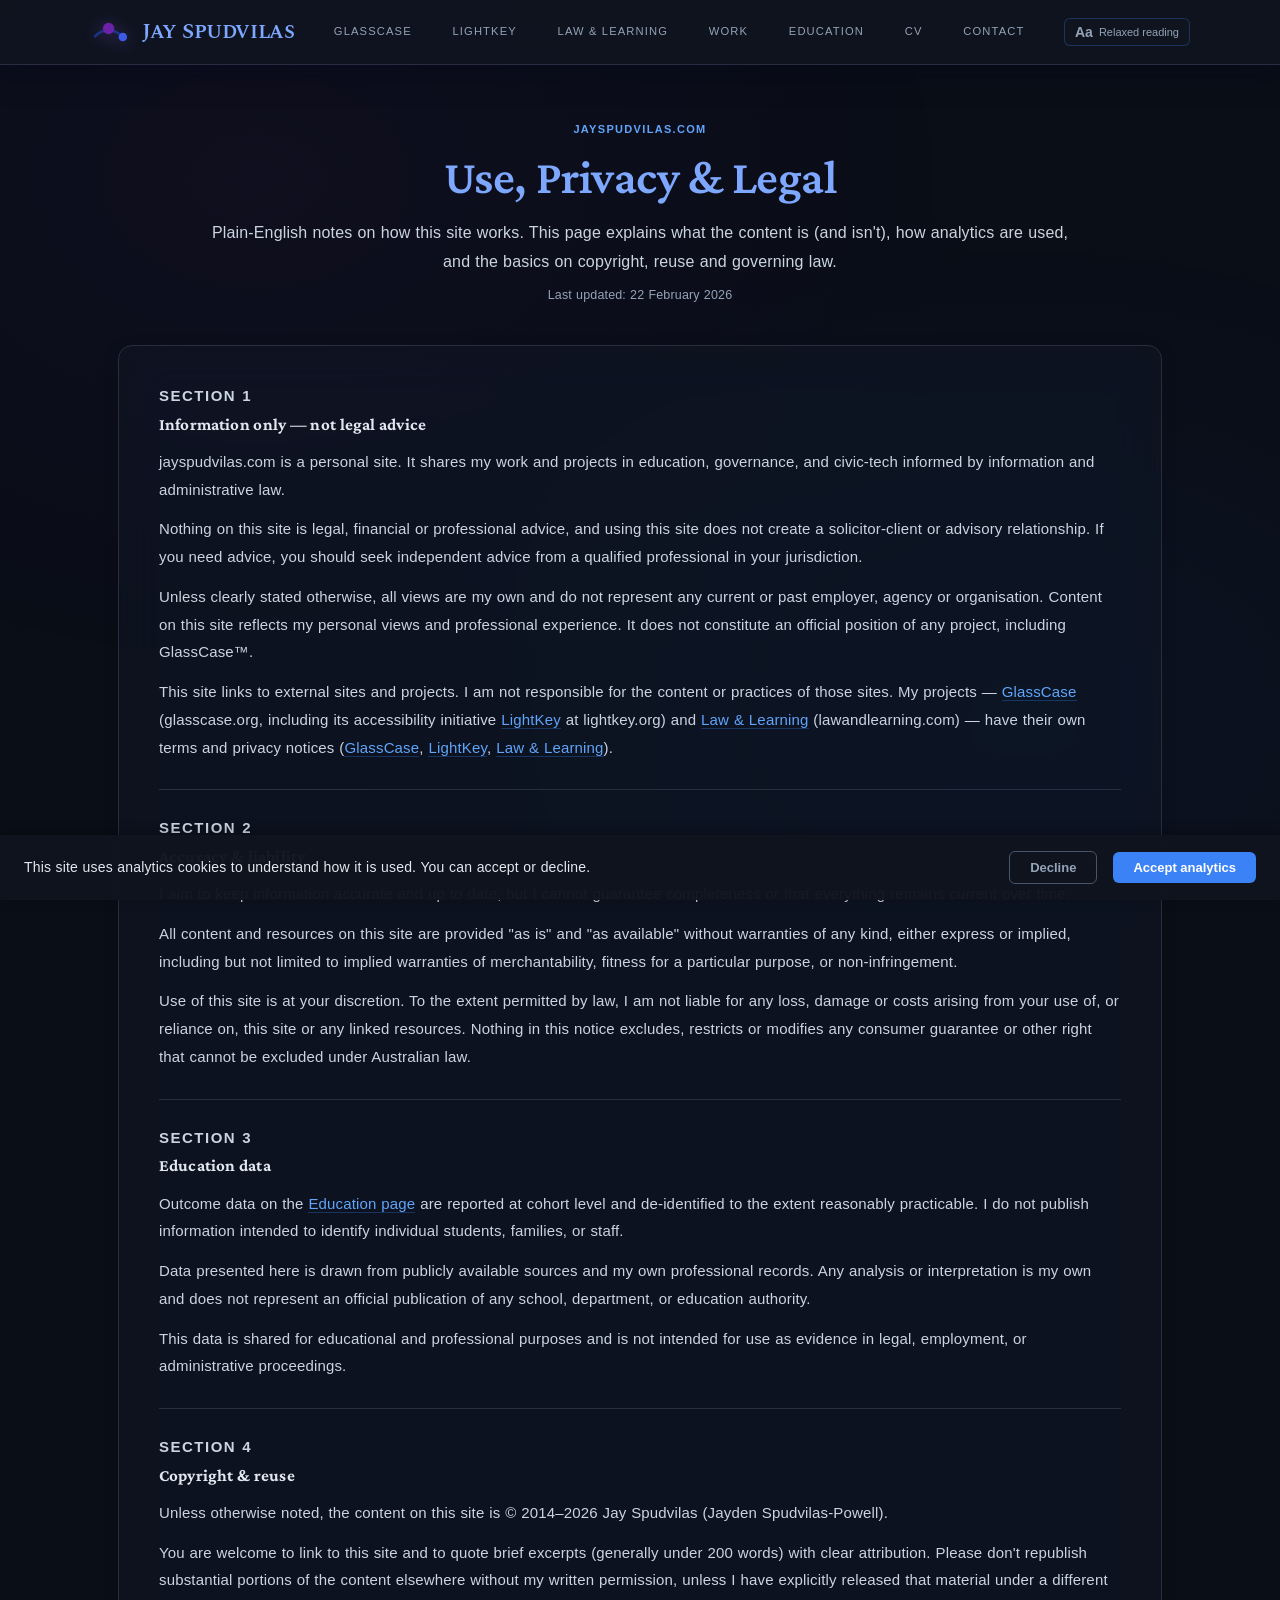
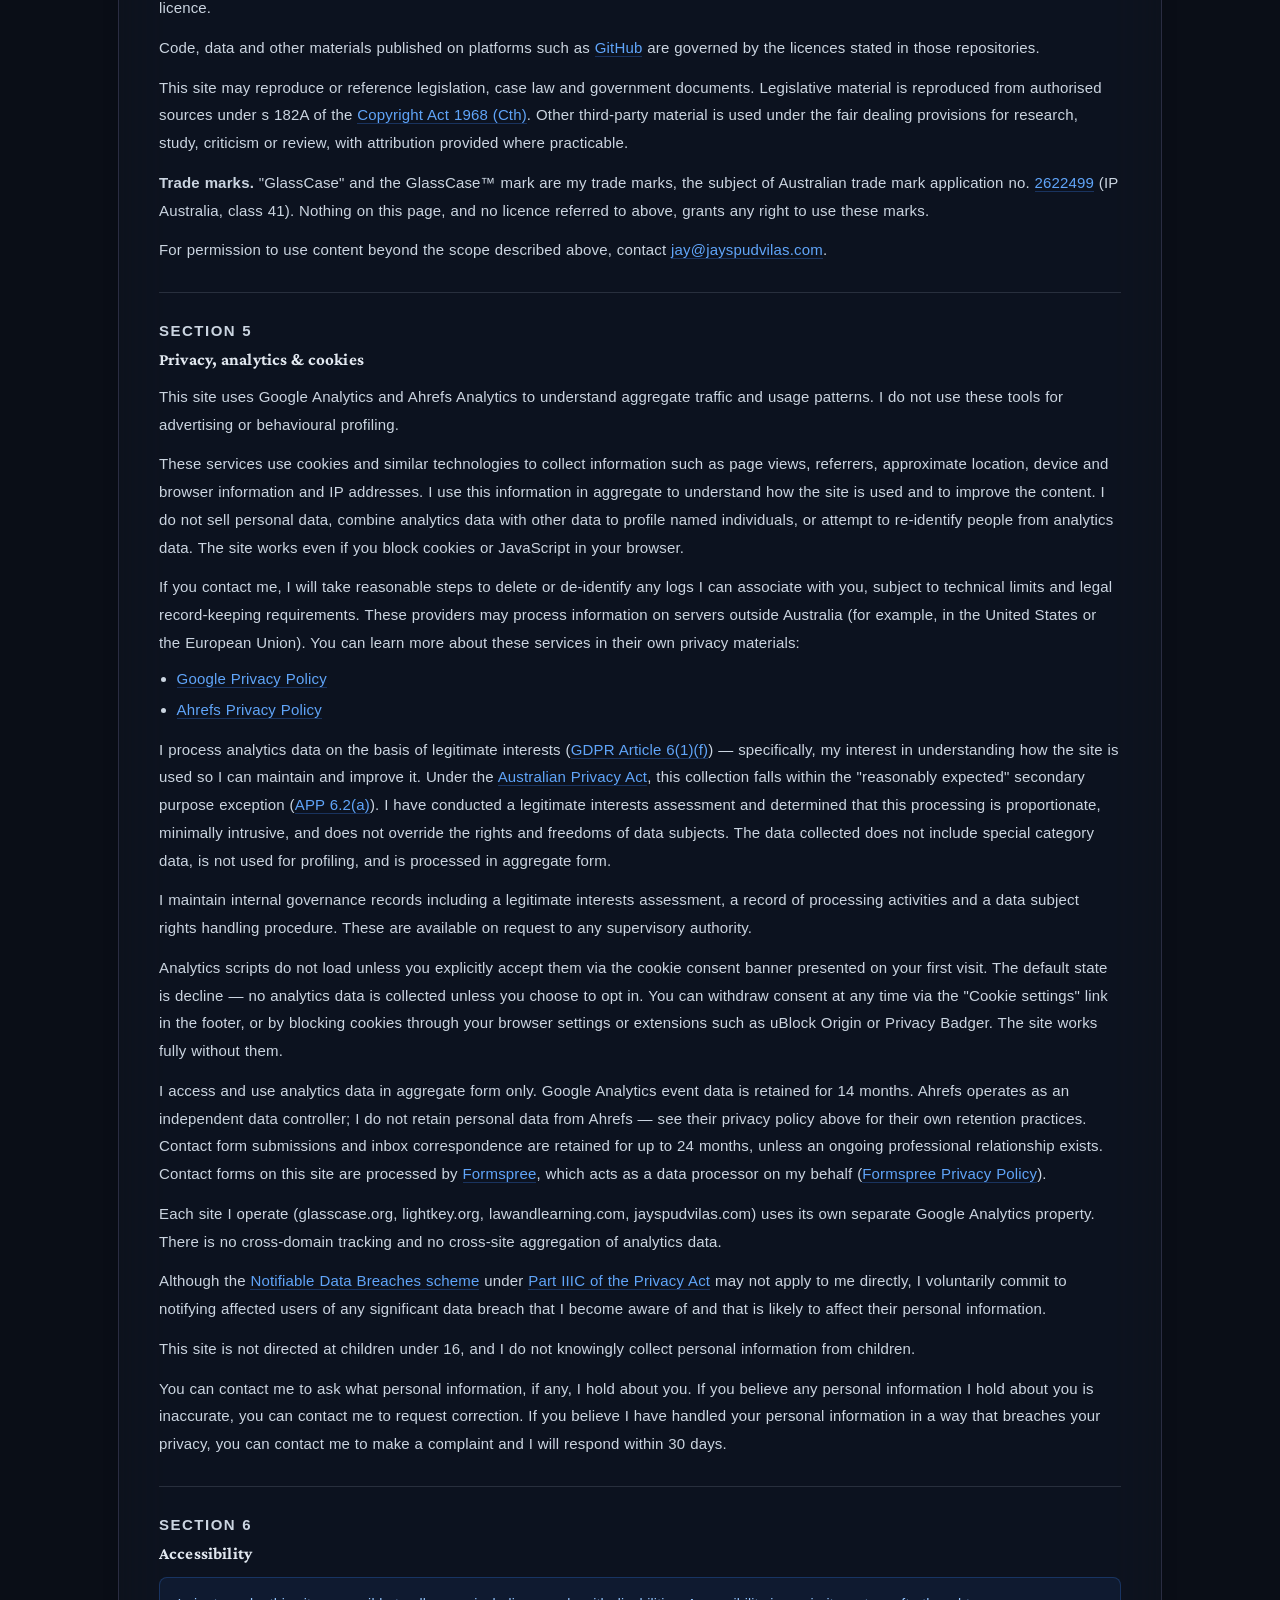
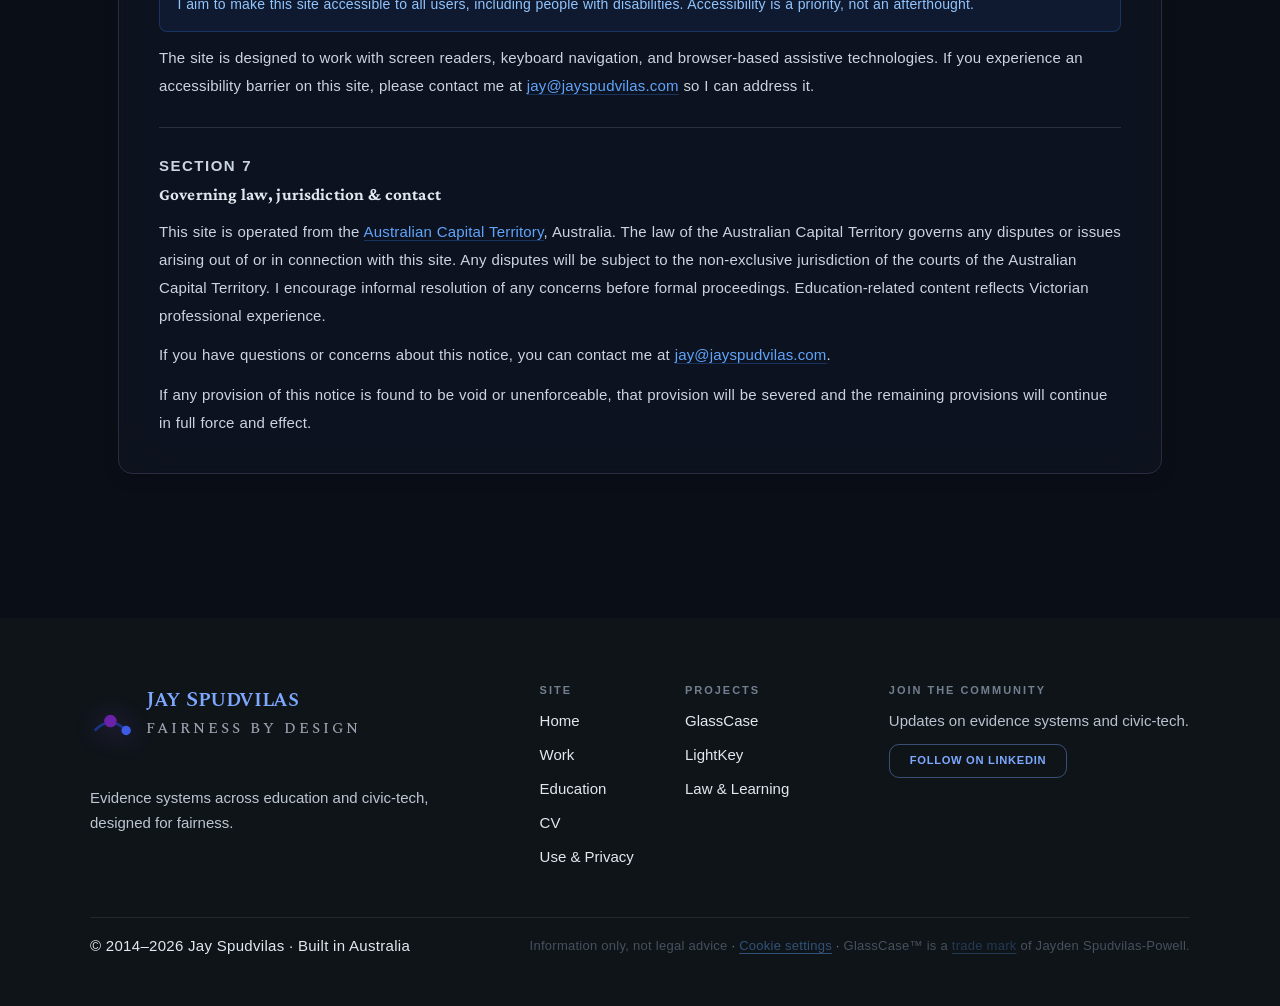
<file: legal/index.html>
<!DOCTYPE html>
<html lang="en-AU">
<head>
<script src="/js/consent-gate.js" defer></script>
<meta charset="UTF-8">
<meta name="viewport" content="width=device-width, initial-scale=1.0">
<title>Use, Privacy & Legal | Jay Spudvilas</title>
<meta name="description" content="Plain-English use, privacy and legal notice for jayspudvilas.com. Analytics, copyright and governing law. Information only, not legal advice.">
<meta name="author" content="Jay Spudvilas (Jayden Spudvilas-Powell)">
<link rel="canonical" href="https://jayspudvilas.com/legal/">
<link rel="icon" type="image/svg+xml" href="/favicon.svg">

<!-- Open Graph -->
<meta property="og:type" content="website">
<meta property="og:url" content="https://jayspudvilas.com/legal/">
<meta property="og:title" content="Use, Privacy & Legal | Jay Spudvilas">
<meta property="og:description" content="Plain-English information, privacy and legal notice for jayspudvilas.com.">
<meta property="og:image" content="https://jayspudvilas.com/og-image.png">
<meta property="og:image:width" content="1200">
<meta property="og:image:height" content="630">
<meta property="og:image:alt" content="Use, Privacy & Legal | Jay Spudvilas">
<meta property="og:site_name" content="Jay Spudvilas">
<meta property="og:locale" content="en_AU">

<!-- Twitter Card -->
<meta name="twitter:card" content="summary_large_image">
<meta name="twitter:title" content="Use, Privacy &amp; Legal | Jay Spudvilas">
<meta name="twitter:description" content="Plain-English information, privacy and legal notice for jayspudvilas.com.">
<meta name="twitter:image" content="https://jayspudvilas.com/og-image.png">
<meta name="twitter:image:alt" content="Use, Privacy &amp; Legal | Jay Spudvilas">

<script type="application/ld+json">
{
  "@context": "https://schema.org",
  "@type": "WebPage",
  "@id": "https://jayspudvilas.com/legal/#webpage",
  "url": "https://jayspudvilas.com/legal/",
  "name": "Use, Privacy & Legal | Jay Spudvilas",
  "description": "Plain-English information, privacy and legal notice for jayspudvilas.com. Information only, not legal advice. Analytics, copyright and governing law.",
  "inLanguage": "en-AU",
  "author": {
    "@type": "Person",
    "name": "Jay Spudvilas",
    "alternateName": "Jayden Spudvilas-Powell",
    "url": "https://jayspudvilas.com/",
    "sameAs": [
      "https://linkedin.com/in/jayspudvilas",
      "https://orcid.org/0009-0000-0945-0380",
      "https://github.com/nuncprotunc"
    ]
  },
  "publisher": {
    "@type": "Person",
    "name": "Jay Spudvilas",
    "url": "https://jayspudvilas.com/"
  }
}
</script>
<!-- Fonts -->
<link rel="preconnect" href="https://fonts.gstatic.com" crossorigin>
<link rel="preconnect" href="https://fonts.googleapis.com">
<link rel="preload" as="style" href="https://fonts.googleapis.com/css2?family=Spectral:ital,wght@1,600;1,700&display=swap">
<link rel="stylesheet" href="https://fonts.googleapis.com/css2?family=Spectral:ital,wght@1,600;1,700&display=swap" media="print" onload="this.media='all'">
<noscript><link rel="stylesheet" href="https://fonts.googleapis.com/css2?family=Spectral:ital,wght@1,600;1,700&display=swap"></noscript>
<link rel="preload" as="style" href="https://fonts.googleapis.com/css2?family=Spectral+SC:wght@500;600&display=swap">
<link rel="stylesheet" href="https://fonts.googleapis.com/css2?family=Spectral+SC:wght@500;600&display=swap" media="print" onload="this.media='all'">
<noscript><link rel="stylesheet" href="https://fonts.googleapis.com/css2?family=Spectral+SC:wght@500;600&display=swap"></noscript>
<link rel="preload" as="style" href="https://fonts.googleapis.com/css2?family=Crimson+Pro:wght@500;600;700&display=swap">
<link rel="stylesheet" href="https://fonts.googleapis.com/css2?family=Crimson+Pro:wght@500;600;700&display=swap" media="print" onload="this.media='all'">
<noscript><link rel="stylesheet" href="https://fonts.googleapis.com/css2?family=Crimson+Pro:wght@500;600;700&display=swap"></noscript>
<link rel="stylesheet" href="/css/style.css?v=2026-03-02">
<style>
:root {
color-scheme: dark;
--purple-deep: #6b21a8;
--purple-medium: #8b5cf6;
--purple-light: #a78bfa;
--purple-muted: #c4b5fd;
--purple-glow: rgba(139, 92, 246, 0.4);
--blue-deep: #1e40af;
--blue-medium: #3b82f6;
--blue-bright: #60a5fa;
--blue-light: #93c5fd;
--blue-glow: rgba(59, 130, 246, 0.3);
--bg-base: #0a0e17;
--bg-elevated: #0f1419;
--bg-card: #111621;
--bg-glass: rgba(17, 22, 33, 0.6);
--text-primary: #f8fafc;
--text-secondary: #e2e8f0;
--text-tertiary: #cbd5e1;
--text-muted: #94a3b8;
--gradient-primary: linear-gradient(135deg, #6b21a8 0%, #3b82f6 100%);
--gradient-mesh: radial-gradient(ellipse at 20% 20%, rgba(107, 33, 168, 0.15) 0%, transparent 50%),
radial-gradient(ellipse at 80% 80%, rgba(59, 130, 246, 0.12) 0%, transparent 50%);
--shadow-sm: 0 2px 8px rgba(0, 0, 0, 0.12);
--shadow-md: 0 4px 16px rgba(0, 0, 0, 0.16);
--shadow-lg: 0 8px 32px rgba(0, 0, 0, 0.24);
--shadow-xl: 0 16px 48px rgba(0, 0, 0, 0.32);
--shadow-glow: 0 0 24px var(--purple-glow);
--transition-swift: 150ms cubic-bezier(0.4, 0, 0.2, 1);
--transition-smooth: 250ms cubic-bezier(0.4, 0, 0.2, 1);
--transition-elegant: 400ms cubic-bezier(0.4, 0, 0.2, 1);
--space-xs: 0.5rem;
--space-sm: 0.75rem;
--space-md: 1rem;
--space-lg: 1.5rem;
--space-xl: 2rem;
--space-2xl: 3rem;
--space-3xl: 4rem;
--radius-sm: 10px;
--radius-md: 14px;
--radius-lg: 18px;
--radius-xl: 24px;
--radius-full: 9999px;
--border-subtle: 1px solid #2a2d42;
--border-medium: 1px solid #2a2d42;
--border-glow: 1px solid #2a2d42;
/* Reading mode variables (match homepage) */
--lh-body: 1.6;
--ls-body: 0.01em;
--ws-body: 0.03em;
}
* {
margin: 0;
padding: 0;
box-sizing: border-box;
}
html { scroll-behavior: smooth; }
body {
font-family: Inter, -apple-system, BlinkMacSystemFont, sans-serif;
background: var(--bg-base);
color: var(--text-primary);
line-height: var(--lh-body);
letter-spacing: var(--ls-body);
word-spacing: var(--ws-body);
position: relative;
overflow-x: hidden;
transition: line-height 0.3s ease, letter-spacing 0.3s ease, word-spacing 0.3s ease;
}

body.reading-relaxed {
--lh-body: 2.2;
--ls-body: 0.08em;
--ws-body: 0.12em;
}
a {
color: var(--blue-bright);
text-decoration: underline;
text-decoration-color: transparent;
text-decoration-thickness: 1px;
text-underline-offset: 3px;
transition: all var(--transition-smooth);
text-decoration-skip-ink: auto;
}
a:hover {
color: var(--blue-light);
text-decoration-color: var(--blue-bright);
}
body::before {
content: '';
position: fixed;
inset: 0;
background: var(--gradient-mesh);
opacity: 0.4;
pointer-events: none;
z-index: -1;
}
.header {
padding: var(--space-sm) var(--space-lg);
background: rgba(17, 22, 33, 0.75);
-webkit-backdrop-filter: blur(12px) saturate(110%);
backdrop-filter: blur(12px) saturate(110%);
border-bottom: var(--border-medium);
position: sticky;
top: 0;
z-index: 100;
box-shadow: 0 10px 30px rgba(2, 6, 23, 0.35);
}
.header-inner {
max-width: 1100px;
margin: 0 auto;
display: flex;
flex-wrap: wrap;
align-items: center;
justify-content: space-between;
gap: var(--space-sm);
row-gap: var(--space-sm);
}
.logo-area {
display: flex;
align-items: center;
gap: var(--space-sm);
}
.logo-link {
display: inline-flex;
align-items: center;
gap: var(--space-sm);
text-decoration: none;
color: inherit;
}
.logo-area svg {
width: 40px;
height: 40px;
filter: drop-shadow(0 2px 8px var(--purple-glow));
transition: transform var(--transition-smooth);
}
.logo-area:hover svg {
transform: scale(1.05) rotate(5deg);
}
.logo-text {
font-family: 'Spectral SC', 'Spectral', Georgia, serif;
font-size: 1.375rem;
font-style: normal;
font-weight: 600;
color: #7EA8FF;
letter-spacing: -0.02em;
}
.hero-tagline {
font-family: 'Spectral SC', 'Spectral', Georgia, serif;
font-size: 0.9375rem;
color: #B3B9C9;
opacity: 0.85;
text-transform: uppercase;
letter-spacing: 3px;
font-weight: 500;
margin-bottom: 1.75rem;
}
.global-nav {
display: flex;
align-items: center;
justify-content: flex-end;
gap: clamp(0.5rem, 2vw, 1.25rem);
font-size: clamp(0.72rem, 2.8vw, 0.875rem);
letter-spacing: 0.08em;
text-transform: uppercase;
}
.global-nav__link {
position: relative;
color: var(--text-muted);
text-decoration: none;
padding: 0.35rem 0.65rem;
font-size: 0.7rem;
border-radius: 10px;
transition: all var(--transition-swift);
white-space: nowrap;
}
.global-nav__link:hover {
color: var(--text-secondary);
background: rgba(59, 130, 246, 0.08);
text-decoration: none;
}
.global-nav__link[aria-current="page"],
.global-nav__link--active {
color: var(--text-primary);
background: rgba(59, 130, 246, 0.12);
border-bottom: 2px solid var(--blue-medium);
border-radius: 12px;
box-shadow: none;
}

/* Relaxed reading toggle button (match homepage) */
.js-reading-toggle {
display: flex;
align-items: center;
gap: 6px;
font-family: Inter, -apple-system, BlinkMacSystemFont, sans-serif;
font-size: 11px;
font-weight: 500;
color: var(--text-muted);
background: rgba(17, 22, 33, 0.6);
border: 1px solid rgba(59, 130, 246, 0.3);
border-radius: 6px;
padding: 5px 10px;
cursor: pointer;
transition: border-color 0.2s ease, color 0.2s ease, background 0.2s ease;
white-space: nowrap;
}

.js-reading-toggle:hover {
border-color: var(--blue-medium);
color: var(--blue-bright);
background: rgba(59, 130, 246, 0.1);
}

.js-reading-toggle:focus-visible {
outline: 2px solid var(--blue-medium);
outline-offset: 2px;
}

.js-reading-toggle[aria-pressed="true"] {
background: rgba(59, 130, 246, 0.15);
border-color: var(--blue-medium);
color: var(--blue-light);
}

.js-reading-toggle .toggle-icon {
font-size: 14px;
font-weight: 600;
}
.mobile-menu-button { display: none; }
@media (max-width: 720px) {
.header { padding: var(--space-sm) var(--space-md); }
.header-inner {
flex-direction: row;
align-items: center;
justify-content: space-between;
gap: var(--space-sm);
}
.logo-area { justify-content: flex-start; }
.mobile-menu-button {
display: flex;
flex-direction: column;
justify-content: space-around;
width: 24px;
height: 24px;
background: transparent;
border: none;
cursor: pointer;
padding: 0;
z-index: 101;
}
.mobile-menu-button span {
width: 24px;
height: 2px;
background: #7B8A9E;
border-radius: 2px;
transition: all 0.3s ease;
transform-origin: center;
}
.mobile-menu-button[aria-expanded="true"] span:nth-child(1) {
transform: rotate(45deg) translate(5px, 5px);
}
.mobile-menu-button[aria-expanded="true"] span:nth-child(2) {
opacity: 0;
}
.mobile-menu-button[aria-expanded="true"] span:nth-child(3) {
transform: rotate(-45deg) translate(7px, -6px);
}
.global-nav { display: none !important; }
.mobile-menu {
position: fixed;
top: 0;
left: -320px;
width: 300px;
height: 100vh;
background: #0f172a;
border-right: 1px solid rgba(59, 130, 246, 0.25);
box-shadow: 4px 0 24px rgba(0, 0, 0, 0.4);
transition: left 0.3s cubic-bezier(0.4, 0, 0.2, 1);
z-index: 100;
padding: 80px 32px 32px;
overflow-y: auto;
}
.mobile-menu::before {
content: '';
position: absolute;
top: 0;
left: 0;
right: 0;
bottom: 0;
background: linear-gradient(135deg, rgba(107, 33, 168, 0.06) 0%, transparent 50%, rgba(59, 130, 246, 0.04) 100%);
pointer-events: none;
}
.mobile-menu::after {
content: '';
position: absolute;
top: 0;
right: 0;
width: 1px;
height: 100%;
background: linear-gradient(180deg, #60a5fa 0%, transparent 50%, #60a5fa 100%);
opacity: 0.3;
}
.mobile-menu.active { left: 0; }
.mobile-menu-header {
margin-bottom: 2rem;
padding-bottom: 1.5rem;
text-align: center;
}
.mobile-menu-title {
font-family: 'Spectral SC', 'Spectral', Georgia, serif;
font-size: 1.75rem;
color: #8093FF;
margin: 0 0 0.5rem 0;
text-shadow: 0 2px 8px rgba(96, 165, 250, 0.3);
text-align: center;
}
.mobile-menu-subtitle {
font-family: 'Spectral SC', 'Spectral', Georgia, serif;
font-size: 0.75rem;
color: #B3B9C9;
font-weight: 500;
letter-spacing: 0.24em;
text-transform: uppercase;
margin: 0;
text-align: center;
}
.mobile-menu nav {
display: flex;
flex-direction: column;
gap: 0.75rem;
}
.mobile-menu a {
color: #E8F4F8;
text-decoration: none;
font-size: 1rem;
font-weight: 500;
padding: 1rem 1.25rem 1rem 2.25rem;
border-radius: 12px;
transition: all 0.3s cubic-bezier(0.4, 0, 0.2, 1);
position: relative;
overflow: hidden;
border: 1px solid transparent;
}
.mobile-menu a:hover {
color: #60a5fa;
background: rgba(59, 130, 246, 0.12);
transform: translateX(8px);
border-color: rgba(59, 130, 246, 0.3);
box-shadow: 0 4px 12px rgba(96, 165, 250, 0.2);
}
.mobile-menu a.active {
background: transparent;
color: #60a5fa;
border-color: transparent;
box-shadow: none;
}
.mobile-menu a.active::after {
content: '▶';
position: absolute;
left: 0.9rem;
top: 50%;
transform: translateY(-50%);
font-size: 0.75rem;
color: #60a5fa;
opacity: 0.9;
}
.mobile-menu-overlay {
position: fixed;
top: 0;
left: 0;
width: 100vw;
height: 100vh;
background: rgba(0, 0, 0, 0.6);
-webkit-backdrop-filter: blur(4px);
backdrop-filter: blur(4px);
opacity: 0;
visibility: hidden;
transition: opacity 0.3s ease, visibility 0.3s ease;
z-index: 99;
}
.mobile-menu-overlay.active {
opacity: 1;
visibility: visible;
}
}
@media (min-width: 721px) {
.mobile-menu-button { display: none !important; }
.mobile-menu, .mobile-menu-overlay { display: none !important; }
}
.legal-hero {
max-width: 1100px;
margin: 0 auto;
padding: 56px 28px 0;
text-align: center;
}

.legal-hero-label {
font-size: 11px;
text-transform: uppercase;
letter-spacing: 0.12em;
color: var(--blue-bright);
font-weight: 600;
margin-bottom: 10px;
}

.legal-hero h1 {
font-family: 'Crimson Pro', Georgia, 'Times New Roman', serif;
font-size: clamp(2.25rem, 5vw, 3rem);
font-weight: 600;
line-height: 1.15;
letter-spacing: -0.01em;
color: #7EA8FF;
margin-bottom: 14px;
}

.legal-hero-sub {
font-size: 16px;
color: var(--text-tertiary);
line-height: 1.85;
max-width: 880px;
margin-left: auto;
margin-right: auto;
margin-bottom: 8px;
}

.legal-updated {
font-size: 12.5px;
color: var(--text-muted);
margin-bottom: 40px;
}

.legal-body {
max-width: 1100px;
margin: 0 auto;
padding: 0 28px 80px;
}

.legal-card {
background: var(--bg-glass);
-webkit-backdrop-filter: blur(24px) saturate(180%);
backdrop-filter: blur(24px) saturate(180%);
border: var(--border-medium);
border-radius: 14px;
padding: 2.25rem 2.5rem;
box-shadow: var(--shadow-md);
}

.legal-section + .legal-section {
margin-top: 1.75rem;
padding-top: 1.5rem;
border-top: 1px solid rgba(148, 163, 184, 0.2);
}

.legal-section-num {
font-size: 10px;
text-transform: uppercase;
letter-spacing: 0.1em;
color: var(--text-muted);
font-weight: 600;
margin-bottom: 4px;
}

.legal-section h2 {
font-family: 'Crimson Pro', Georgia, 'Times New Roman', serif;
font-size: 1.0625rem;
font-weight: 700;
color: var(--text-secondary);
margin-bottom: 0.75rem;
line-height: 1.3;
}

.legal-section p {
font-size: 15px;
color: var(--text-tertiary);
line-height: 1.85;
}

.legal-section p + p {
margin-top: 0.75rem;
}

.legal-section ul {
margin: 0.6rem 0 0.75rem 1.1rem;
display: flex;
flex-direction: column;
gap: 0.3rem;
}

.legal-section li {
font-size: 15px;
color: var(--text-tertiary);
line-height: 1.75;
}

.legal-section a {
color: var(--blue-bright);
text-decoration: none;
border-bottom: 1px solid rgba(59, 130, 246, 0.3);
transition: color 0.2s, border-color 0.2s;
}

.legal-section a:hover {
color: var(--blue-light);
border-color: var(--blue-light);
}

.legal-callout {
background: rgba(59, 130, 246, 0.08);
border: 1px solid rgba(59, 130, 246, 0.25);
border-radius: 8px;
padding: 0.9rem 1.1rem;
margin-top: 0.75rem;
}

.legal-callout p {
font-size: 14px;
color: var(--blue-light);
line-height: 1.75;
}

.page-main {
max-width: 1100px;
margin: 0 auto;
padding: var(--space-3xl) var(--space-xl) var(--space-3xl);
}
.page-header {
text-align: center;
margin-bottom: var(--space-2xl);
}
.page-title {
font-family: 'Spectral SC', 'Spectral', Georgia, serif;
font-size: clamp(2.25rem, 6vw, 3.5rem);
font-weight: 600;
letter-spacing: -0.03em;
margin-bottom: var(--space-md);
color: #8093FF;
line-height: 1.15;
text-shadow: 0 0 40px var(--purple-glow);
}
.page-subtitle {
font-size: 1.0625rem;
color: var(--text-tertiary);
max-width: 720px;
margin: 0 auto var(--space-xl);
letter-spacing: -0.02em;
}
.footer {
padding: var(--space-3xl) var(--space-xl) var(--space-2xl);
text-align: center;
background: var(--bg-elevated);
margin-top: var(--space-3xl);
position: relative;
}
/* footer top-edge glow removed — calmer divider */
.footer-links {
display: flex;
justify-content: center;
gap: var(--space-xl);
flex-wrap: wrap;
margin-bottom: var(--space-lg);
}
.footer-links a {
color: var(--blue-bright);
font-size: 0.9375rem;
font-weight: 600;
transition: all var(--transition-smooth);
}
.footer-links a:hover {
color: var(--blue-light);
transform: translateY(-2px);
text-decoration-color: var(--blue-light);
}
.footer-attribution {
color: var(--text-secondary);
font-size: 0.9375rem;
margin-bottom: var(--space-sm);
letter-spacing: 0.02em;
}
.footer-meta {
color: var(--text-muted);
font-size: 0.832rem;
margin-bottom: var(--space-sm);
letter-spacing: 0.02em;
}
.footer-layout {
max-width: 1100px;
margin: 0 auto;
display: grid;
grid-template-columns: minmax(0, 2fr) minmax(0, 1.5fr) minmax(0, 1.5fr);
gap: var(--space-2xl);
text-align: left;
align-items: flex-start;
}
.footer-brand {
display: flex;
flex-direction: column;
gap: var(--space-md);
}
.footer-brand p {
font-size: 0.9375rem;
color: var(--text-tertiary);
line-height: 1.7;
max-width: 28rem;
opacity: 0.92;
}
.footer-logo {
display: inline-flex;
align-items: center;
gap: var(--space-sm);
text-decoration: none;
color: inherit;
}
.footer-logo svg {
width: 44px;
height: 44px;
filter: drop-shadow(0 3px 12px var(--purple-glow));
transition: transform var(--transition-smooth), filter var(--transition-smooth);
}
.footer-logo:hover svg {
transform: scale(1.05) rotate(3deg);
filter: drop-shadow(0 4px 16px var(--purple-glow));
}
.footer-links-group {
display: flex;
gap: clamp(2rem, 4vw, 3.5rem);
justify-content: flex-start;
}
.footer-column {
display: flex;
flex-direction: column;
gap: 0.625rem;
}
.footer-heading {
font-size: 0.6875rem;
font-weight: 800;
text-transform: uppercase;
letter-spacing: 0.18em;
color: var(--text-muted);
margin-bottom: 0;
opacity: 0.75;
}
.footer-column a {
color: var(--text-secondary);
font-size: 0.9375rem;
font-weight: 500;
text-decoration: none;
transition: all var(--transition-smooth);
position: relative;
display: inline-block;
width: fit-content;
}
.footer-column a::after {
content: '';
position: absolute;
bottom: -2px;
left: 0;
width: 0;
height: 1px;
background: var(--blue-bright);
transition: width var(--transition-smooth);
}
.footer-column a:hover {
color: var(--blue-bright);
transform: translateX(2px);
}
.footer-column a:hover::after {
width: 100%;
}
.footer-cta {
font-size: 0.875rem;
color: var(--text-tertiary);
display: flex;
flex-direction: column;
gap: 0.625rem;
text-align: left;
}
.footer-cta > p {
line-height: 1.65;
font-size: 0.9375rem;
opacity: 0.9;
margin: 0;
}
.footer-cta-button {
display: inline-flex;
align-items: center;
justify-content: center;
padding: 0.45rem 1.25rem;
border-radius: 10px;
background: transparent;
border: 1px solid rgba(126, 168, 255, 0.4);
color: #7EA8FF;
font-size: 0.7rem;
font-weight: 600;
letter-spacing: 0.06em;
text-transform: uppercase;
text-decoration: none;
transition: border-color var(--transition-smooth), background var(--transition-smooth);
width: fit-content;
}
.footer-cta-button:hover {
border-color: #7EA8FF;
background: rgba(126, 168, 255, 0.08);
}
.footer-legal-note {
font-size: 0.8125rem;
color: var(--text-muted);
line-height: 1.6;
max-width: 28rem;
opacity: 0.75;
}
.footer-bottom {
max-width: 1100px;
margin: var(--space-2xl) auto 0;
padding-top: var(--space-md);
border-top: 1px solid rgba(148, 163, 184, 0.15);
display: flex;
flex-wrap: wrap;
gap: var(--space-xs);
justify-content: space-between;
align-items: center;
text-align: left;
}
.footer-bottom .footer-attribution {
margin-bottom: 0;
}
.footer-bottom .footer-meta {
margin-bottom: 0;
opacity: 0.7;
}
@media (max-width: 960px) {
.footer-layout {
grid-template-columns: minmax(0, 1fr);
gap: var(--space-2xl);
}
.footer-links-group {
justify-content: flex-start;
}
.footer-bottom {
flex-direction: column;
align-items: flex-start;
}
}
@media (max-width: 640px) {
.legal-hero {
padding: 40px 20px 0;
}
.legal-body {
padding: 0 20px 64px;
}
.legal-card {
padding: 1.5rem 1.25rem;
}
}
@media (max-width: 768px) {
.page-main {
padding: var(--space-2xl) var(--space-md) var(--space-3xl);
}
}
</style>
</head>
<body>
<div id="js-header"></div>

<div class="legal-hero">
<p class="legal-hero-label">jayspudvilas.com</p>
<h1>Use, Privacy &amp; Legal</h1>
<p class="legal-hero-sub">Plain-English notes on how this site works. This page explains what the content is (and isn't), how analytics are used, and the basics on copyright, reuse and governing law.</p>
<p class="legal-updated">Last updated: 22 February 2026</p>
</div>

<main class="legal-body" aria-labelledby="legal-title">

<div class="legal-card">

<section class="legal-section" aria-labelledby="s1">
<p class="legal-section-num">Section 1</p>
<h2 id="s1">Information only &mdash; not legal advice</h2>
<p>
jayspudvilas.com is a personal site. It shares my work and projects in education, governance, and civic-tech informed by information and administrative law.
</p>
<p>
Nothing on this site is legal, financial or professional advice, and using this site does not create a solicitor-client or advisory relationship. If you need advice, you should seek independent advice from a qualified professional in your jurisdiction.
</p>
<p>
Unless clearly stated otherwise, all views are my own and do not represent any current or past employer, agency or organisation. Content on this site reflects my personal views and professional experience. It does not constitute an official position of any project, including GlassCase™.
</p>
<p>
This site links to external sites and projects. I am not responsible for the content or practices of those sites. My projects &mdash; <a href="https://glasscase.org" target="_blank" rel="noopener">GlassCase</a> (glasscase.org, including its accessibility initiative <a href="https://lightkey.org" target="_blank" rel="noopener">LightKey</a> at lightkey.org) and <a href="https://lawandlearning.com" target="_blank" rel="noopener">Law &amp; Learning</a> (lawandlearning.com) &mdash; have their own terms and privacy notices (<a href="https://glasscase.org/legal" target="_blank" rel="noopener">GlassCase</a>, <a href="https://lightkey.org/legal/" target="_blank" rel="noopener">LightKey</a>, <a href="https://lawandlearning.com/legal" target="_blank" rel="noopener">Law &amp; Learning</a>).
</p>
</section>

<section class="legal-section" aria-labelledby="s2">
<p class="legal-section-num">Section 2</p>
<h2 id="s2">Accuracy &amp; liability</h2>
<p>
I aim to keep information accurate and up to date, but I cannot guarantee completeness or that everything remains current over time.
</p>
<p>
All content and resources on this site are provided "as is" and "as available" without warranties of any kind, either express or implied, including but not limited to implied warranties of merchantability, fitness for a particular purpose, or non-infringement.
</p>
<p>
Use of this site is at your discretion. To the extent permitted by law, I am not liable for any loss, damage or costs arising from your use of, or reliance on, this site or any linked resources. Nothing in this notice excludes, restricts or modifies any consumer guarantee or other right that cannot be excluded under Australian law.
</p>
</section>

<section class="legal-section" aria-labelledby="s3">
<p class="legal-section-num">Section 3</p>
<h2 id="s3">Education data</h2>
<p>
Outcome data on the <a href="/education/" target="_blank" rel="noopener">Education page</a> are reported at cohort level and de-identified to the extent reasonably practicable. I do not publish information intended to identify individual students, families, or staff.
</p>
<p>
Data presented here is drawn from publicly available sources and my own professional records. Any analysis or interpretation is my own and does not represent an official publication of any school, department, or education authority.
</p>
<p>
This data is shared for educational and professional purposes and is not intended for use as evidence in legal, employment, or administrative proceedings.
</p>
</section>

<section class="legal-section" aria-labelledby="s4">
<p class="legal-section-num">Section 4</p>
<h2 id="s4">Copyright &amp; reuse</h2>
<p>
Unless otherwise noted, the content on this site is &copy; 2014–2026 Jay Spudvilas (Jayden Spudvilas-Powell).
</p>
<p>
You are welcome to link to this site and to quote brief excerpts (generally under 200 words) with clear attribution. Please don't republish substantial portions of the content elsewhere without my written permission, unless I have explicitly released that material under a different licence.
</p>
<p>
Code, data and other materials published on platforms such as <a href="https://docs.github.com/en/site-policy/privacy-policies" target="_blank" rel="noopener">GitHub</a> are governed by the licences stated in those repositories.
</p>
<p>
This site may reproduce or reference legislation, case law and government documents. Legislative material is reproduced from authorised sources under s 182A of the <a href="https://www.legislation.gov.au/Series/C1968A00063" target="_blank" rel="noopener">Copyright Act 1968 (Cth)</a>. Other third-party material is used under the fair dealing provisions for research, study, criticism or review, with attribution provided where practicable.
</p>
<p>
<strong>Trade marks.</strong> "GlassCase" and the GlassCase™ mark are my trade marks, the subject of Australian trade mark application no. <a href="https://search.ipaustralia.gov.au/trademarks/search/view/2622499" target="_blank" rel="noopener">2622499</a> (IP Australia, class 41). Nothing on this page, and no licence referred to above, grants any right to use these marks.
</p>
<p>
For permission to use content beyond the scope described above, contact <a href="mailto:jay@jayspudvilas.com" target="_blank" rel="noopener">jay@jayspudvilas.com</a>.
</p>
</section>

<section class="legal-section" aria-labelledby="s5">
<p class="legal-section-num">Section 5</p>
<h2 id="s5">Privacy, analytics &amp; cookies</h2>
<p>
This site uses Google Analytics and Ahrefs Analytics to understand aggregate traffic and usage patterns. I do not use these tools for advertising or behavioural profiling.
</p>
<p>
These services use cookies and similar technologies to collect information such as page views, referrers, approximate location, device and browser information and IP addresses. I use this information in aggregate to understand how the site is used and to improve the content. I do not sell personal data, combine analytics data with other data to profile named individuals, or attempt to re-identify people from analytics data. The site works even if you block cookies or JavaScript in your browser.
</p>
<p>
If you contact me, I will take reasonable steps to delete or de-identify any logs I can associate with you, subject to technical limits and legal record-keeping requirements. These providers may process information on servers outside Australia (for example, in the United States or the European Union). You can learn more about these services in their own privacy materials:
</p>
<ul>
<li><a href="https://policies.google.com/privacy" target="_blank" rel="noopener">Google Privacy Policy</a></li>
<li><a href="https://ahrefs.com/privacy-policy" target="_blank" rel="noopener">Ahrefs Privacy Policy</a></li>
</ul>
<p>
I process analytics data on the basis of legitimate interests (<a href="https://gdpr-info.eu/art-6-gdpr/" target="_blank" rel="noopener">GDPR Article 6(1)(f)</a>) — specifically, my interest in understanding how the site is used so I can maintain and improve it. Under the <a href="https://www.legislation.gov.au/C2004A03712" target="_blank" rel="noopener">Australian Privacy Act</a>, this collection falls within the "reasonably expected" secondary purpose exception (<a href="https://www.oaic.gov.au/privacy/australian-privacy-principles/australian-privacy-principles-guidelines/chapter-6-app-6-use-or-disclosure-of-personal-information" target="_blank" rel="noopener">APP 6.2(a)</a>). I have conducted a legitimate interests assessment and determined that this processing is proportionate, minimally intrusive, and does not override the rights and freedoms of data subjects. The data collected does not include special category data, is not used for profiling, and is processed in aggregate form.
</p>
<p>
I maintain internal governance records including a legitimate interests assessment, a record of processing activities and a data subject rights handling procedure. These are available on request to any supervisory authority.
</p>
<p>
Analytics scripts do not load unless you explicitly accept them via the cookie consent banner presented on your first visit. The default state is decline — no analytics data is collected unless you choose to opt in. You can withdraw consent at any time via the "Cookie settings" link in the footer, or by blocking cookies through your browser settings or extensions such as uBlock Origin or Privacy Badger. The site works fully without them.
</p>
<p>
I access and use analytics data in aggregate form only. Google Analytics event data is retained for 14 months. Ahrefs operates as an independent data controller; I do not retain personal data from Ahrefs — see their privacy policy above for their own retention practices. Contact form submissions and inbox correspondence are retained for up to 24 months, unless an ongoing professional relationship exists. Contact forms on this site are processed by <a href="https://formspree.io" target="_blank" rel="noopener">Formspree</a>, which acts as a data processor on my behalf (<a href="https://formspree.io/legal/privacy-policy" target="_blank" rel="noopener">Formspree Privacy Policy</a>).
</p>
<p>
Each site I operate (glasscase.org, lightkey.org, lawandlearning.com, jayspudvilas.com) uses its own separate Google Analytics property. There is no cross-domain tracking and no cross-site aggregation of analytics data.
</p>
<p>
Although the <a href="https://www.oaic.gov.au/privacy/notifiable-data-breaches/about-the-notifiable-data-breaches-scheme" target="_blank" rel="noopener">Notifiable Data Breaches scheme</a> under <a href="https://www.legislation.gov.au/C2004A03712" target="_blank" rel="noopener">Part IIIC of the Privacy Act</a> may not apply to me directly, I voluntarily commit to notifying affected users of any significant data breach that I become aware of and that is likely to affect their personal information.
</p>
<p>
This site is not directed at children under 16, and I do not knowingly collect personal information from children.
</p>
<p>
You can contact me to ask what personal information, if any, I hold about you. If you believe any personal information I hold about you is inaccurate, you can contact me to request correction. If you believe I have handled your personal information in a way that breaches your privacy, you can contact me to make a complaint and I will respond within 30 days.
</p>
</section>

<section class="legal-section" aria-labelledby="s6">
<p class="legal-section-num">Section 6</p>
<h2 id="s6">Accessibility</h2>
<div class="legal-callout">
<p>I aim to make this site accessible to all users, including people with disabilities. Accessibility is a priority, not an afterthought.</p>
</div>
<p style="margin-top: 0.75rem;">
The site is designed to work with screen readers, keyboard navigation, and browser-based assistive technologies. If you experience an accessibility barrier on this site, please contact me at <a href="mailto:jay@jayspudvilas.com" target="_blank" rel="noopener">jay@jayspudvilas.com</a> so I can address it.
</p>
</section>

<section class="legal-section" aria-labelledby="s7">
<p class="legal-section-num">Section 7</p>
<h2 id="s7">Governing law, jurisdiction &amp; contact</h2>
<p>
This site is operated from the <a href="https://www.act.gov.au/" target="_blank" rel="noopener">Australian Capital Territory</a>, Australia. The law of the Australian Capital Territory governs any disputes or issues arising out of or in connection with this site. Any disputes will be subject to the non-exclusive jurisdiction of the courts of the Australian Capital Territory. I encourage informal resolution of any concerns before formal proceedings. Education-related content reflects Victorian professional experience.
</p>
<p>
If you have questions or concerns about this notice, you can contact me at
<a href="mailto:jay@jayspudvilas.com" target="_blank" rel="noopener">jay@jayspudvilas.com</a>.
</p>
<p>
If any provision of this notice is found to be void or unenforceable, that provision will be severed and the remaining provisions will continue in full force and effect.
</p>
</section>

</div>
</main>
<div id="js-footer"><noscript><nav aria-label="Site links"><a href="/">Home</a> · <a href="/work/">Work</a> · <a href="/education/">Education</a> · <a href="/cv/">CV</a> · <a href="/legal/">Use &amp; Privacy</a></nav></noscript></div>

<script src="/js/components.js?v=20260521e"></script>

</body>
</html>
</file>
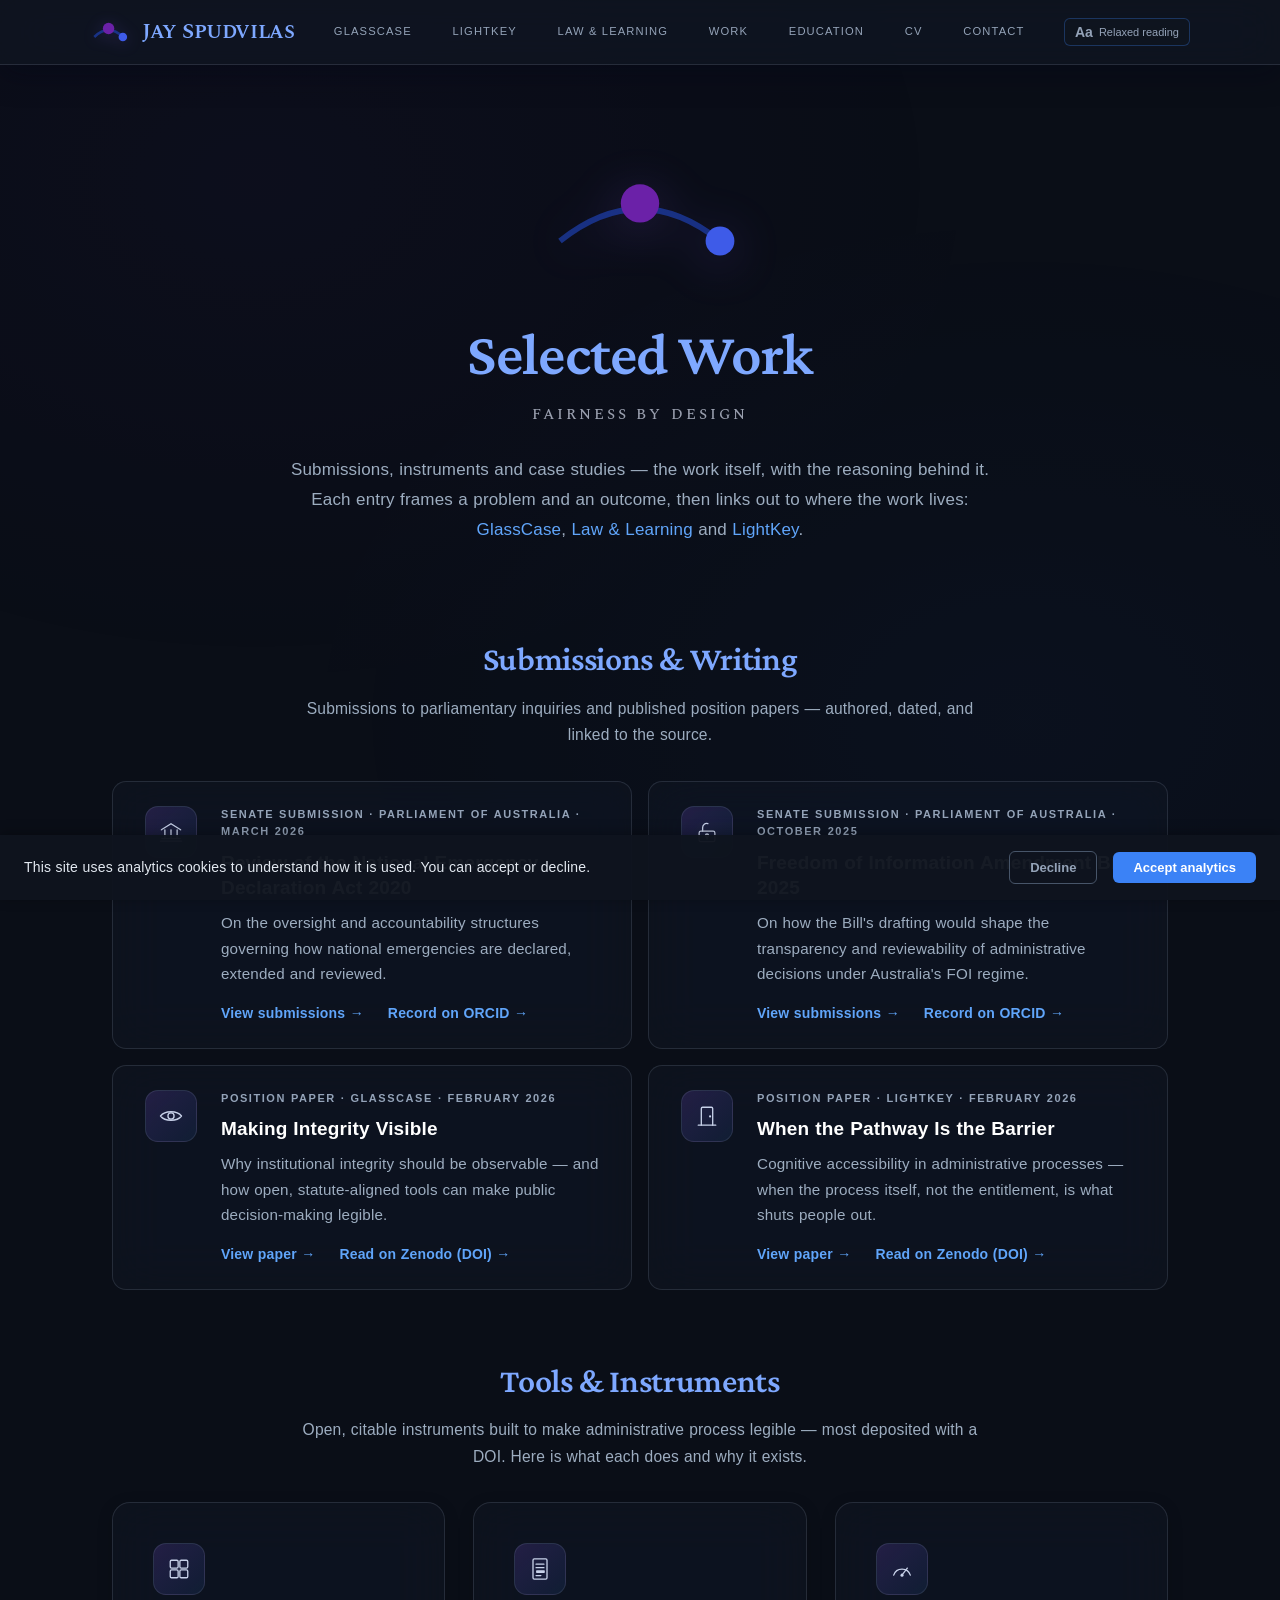
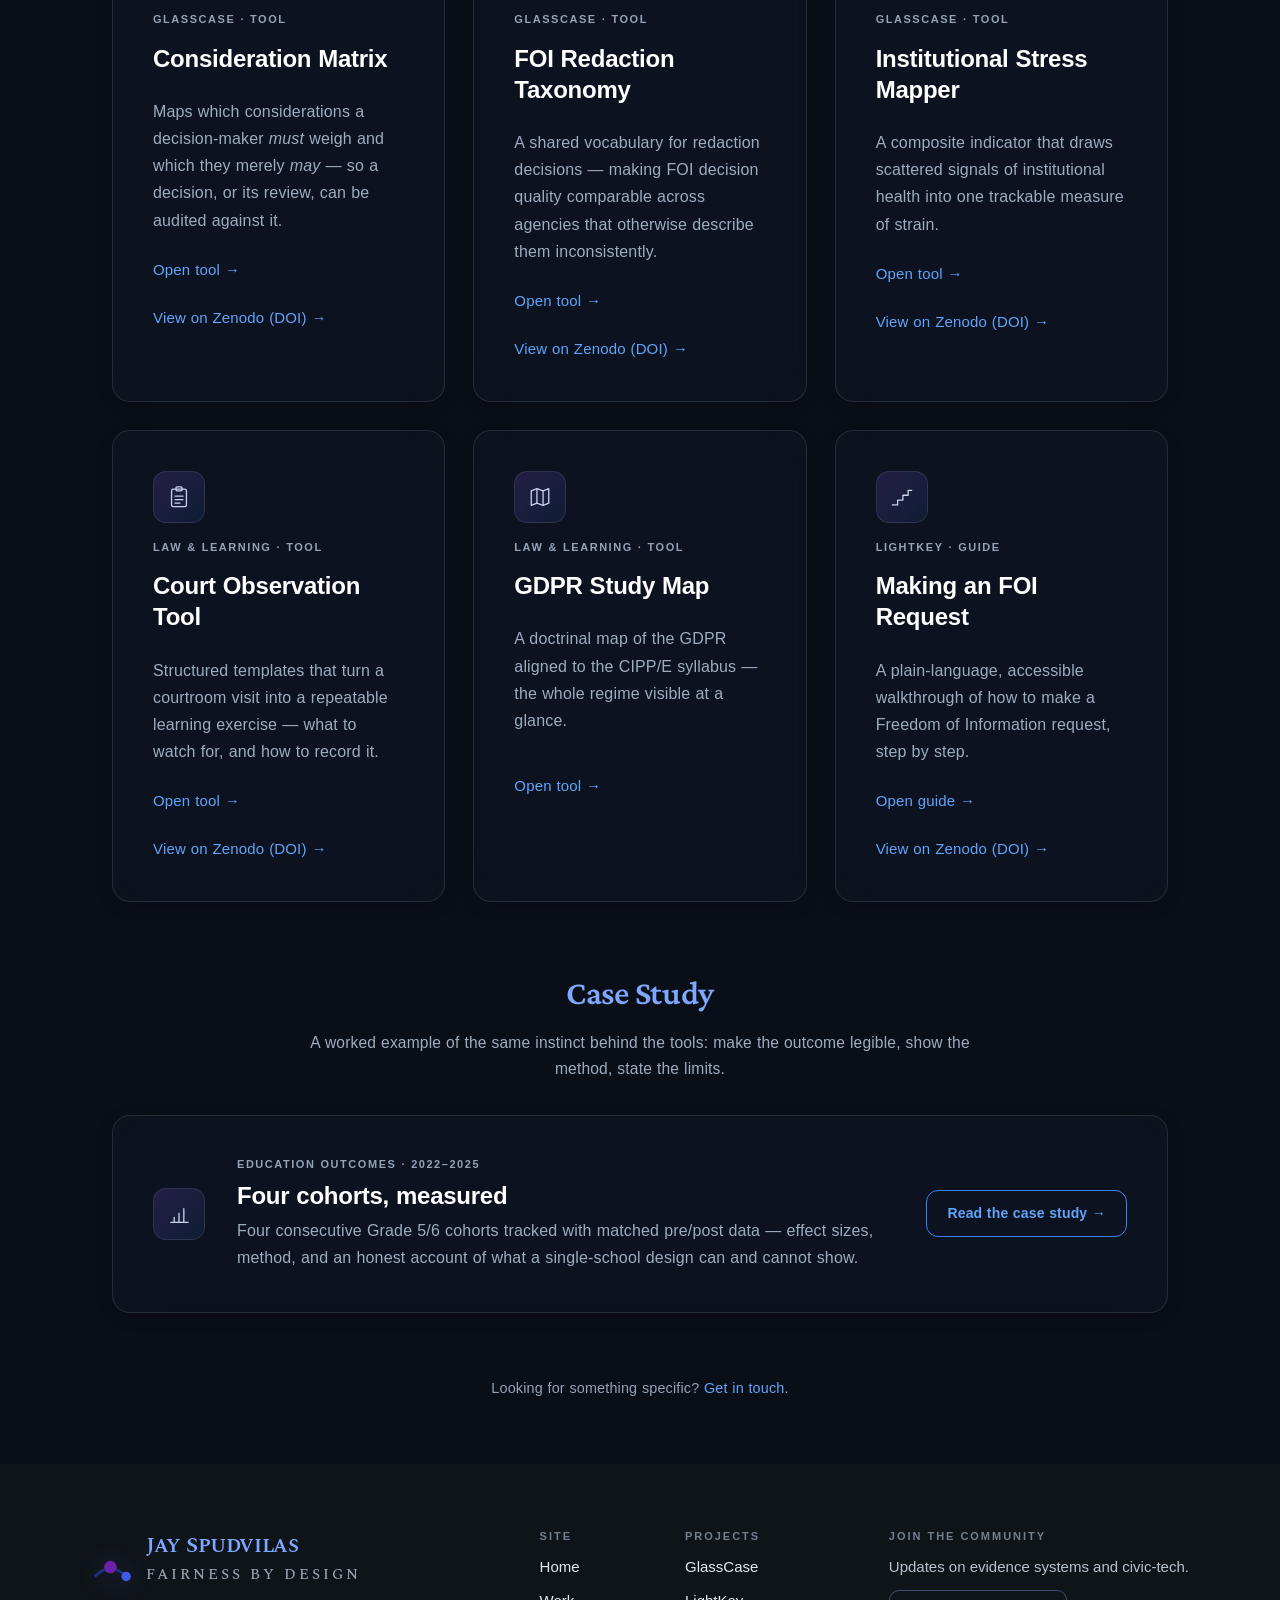
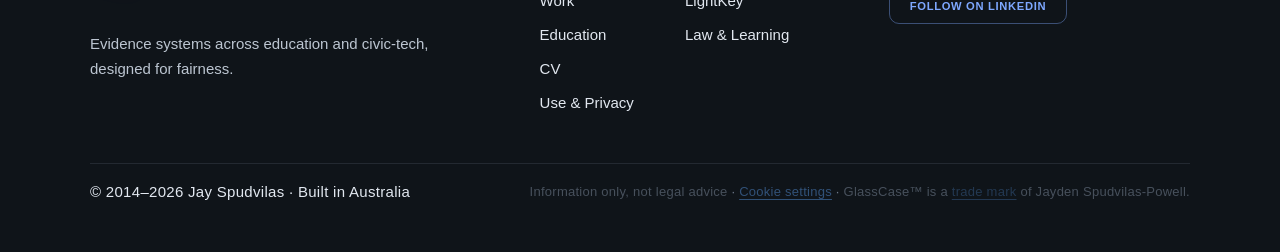
<file: work/index.html>
<!DOCTYPE html>
<html lang="en-AU">
<head>
<script src="/js/consent-gate.js" defer></script>
<meta charset="UTF-8">
  <meta name="viewport" content="width=device-width, initial-scale=1.0">
  <title>Selected Work | Jay Spudvilas</title>
  <meta name="description" content="Selected work by Jay Spudvilas — submissions, civic-transparency tools, and case studies across administrative law, governance and education.">
  <meta name="keywords" content="Jay Spudvilas, Jayden Spudvilas-Powell, selected work, portfolio, Senate submissions, FOI reform, administrative law, GlassCase, Consideration Matrix, Redaction Taxonomy, Institutional Stress Mapper, Court Observation Tool, education outcomes">
  <meta name="author" content="Jay Spudvilas (Jayden Spudvilas-Powell)">
  <link rel="canonical" href="https://jayspudvilas.com/work/">
  <meta name="robots" content="index,follow,max-image-preview:large,max-snippet:-1,max-video-preview:-1">
  <link rel="icon" type="image/svg+xml" href="/favicon.svg">
  
  <!-- Open Graph -->
  <meta property="og:type" content="website">
  <meta property="og:url" content="https://jayspudvilas.com/work/">
  <meta property="og:title" content="Selected Work | Jay Spudvilas">
  <meta property="og:description" content="Submissions, civic-transparency tools, and case studies across administrative law, governance and education.">
  <meta property="og:site_name" content="Jay Spudvilas">
  <meta property="og:locale" content="en_AU">
  <meta property="og:image" content="https://jayspudvilas.com/og-image.png">
  <meta property="og:image:width" content="1200">
  <meta property="og:image:height" content="630">
  <meta property="og:image:alt" content="Selected Work | Jay Spudvilas">

  <!-- Twitter Card -->
  <meta name="twitter:card" content="summary_large_image">
  <meta name="twitter:url" content="https://jayspudvilas.com/work/">
  <meta name="twitter:title" content="Selected Work | Jay Spudvilas">
  <meta name="twitter:description" content="Submissions, civic-transparency tools, and case studies across administrative law, governance and education.">
  <meta name="twitter:image" content="https://jayspudvilas.com/og-image.png">
  <meta name="twitter:image:alt" content="Selected Work | Jay Spudvilas">
  
  <!-- Identity links -->
  <link rel="me" href="https://linkedin.com/in/jayspudvilas">
  <link rel="me" href="https://orcid.org/0009-0000-0945-0380">
  <link rel="me" href="https://github.com/nuncprotunc">
  <link rel="me" href="https://glasscase.org/">
  <link rel="me" href="https://lawandlearning.com/">
  <link rel="me" href="https://lightkey.org/">
  <link rel="me" href="https://bsky.app/profile/glasscase.org">
  <link rel="me" href="https://substack.com/@glasscase">
  <link rel="me" href="https://glasscase.substack.com/">
  
  <!-- Crimson Pro (headings) + Spectral SC (brand mark) -->
  <link rel="preconnect" href="https://fonts.gstatic.com" crossorigin>
  <link rel="preconnect" href="https://fonts.googleapis.com">
  <link rel="preload" as="style" href="https://fonts.googleapis.com/css2?family=Crimson+Pro:wght@500;600;700&display=swap">
  <link rel="stylesheet" href="https://fonts.googleapis.com/css2?family=Crimson+Pro:wght@500;600;700&display=swap" media="print" onload="this.media='all'">
  <noscript><link rel="stylesheet" href="https://fonts.googleapis.com/css2?family=Crimson+Pro:wght@500;600;700&display=swap"></noscript>
  <link rel="preload" as="style" href="https://fonts.googleapis.com/css2?family=Spectral+SC:wght@500;600&display=swap">
  <link rel="stylesheet" href="https://fonts.googleapis.com/css2?family=Spectral+SC:wght@500;600&display=swap" media="print" onload="this.media='all'">
  <noscript><link rel="stylesheet" href="https://fonts.googleapis.com/css2?family=Spectral+SC:wght@500;600&display=swap"></noscript>
  <link rel="stylesheet" href="/css/style.css?v=2026-03-02">
  
  <!-- Structured Data (JSON-LD) -->
  <script type="application/ld+json">
  {
    "@context": "https://schema.org",
    "@type": "Person",
    "name": "Jay Spudvilas",
    "alternateName": ["Jayden Spudvilas-Powell", "Jayden Leigh Spudvilas-Powell"],
    "url": "https://jayspudvilas.com/",
    "email": "jay@jayspudvilas.com",
    "jobTitle": "Administrative Law & Governance Practitioner",
    "description": "Administrative law and governance practitioner. Founder of GlassCase.org (civic transparency tools) and Law & Learning. ANU JD (2026–2028). Twelve years in public education governance.",
    "sameAs": [
      "https://linkedin.com/in/jayspudvilas",
      "https://orcid.org/0009-0000-0945-0380",
      "https://github.com/nuncprotunc",
      "https://glasscase.org/",
      "https://lawandlearning.com/",
      "https://lightkey.org/",
      "https://bsky.app/profile/glasscase.org",
      "https://substack.com/@glasscase",
      "https://glasscase.substack.com/"
    ],
    "alumniOf": {
      "@type": "EducationalOrganization",
      "name": "Australian National University",
      "sameAs": "https://www.anu.edu.au/"
    },
    "knowsAbout": ["Administrative Law", "Information Law", "Freedom of Information", "Education Policy", "Governance and Regulation", "Public Sector Integrity", "Policy Implementation", "Evidence Systems", "Instructional Leadership", "Regulatory Compliance", "Civic Technology", "Legal Education", "Legal Design", "Accountability Frameworks"]
  }
  </script>
  <script type="application/ld+json">
  {
    "@context": "https://schema.org",
    "@graph": [
      {
        "@type": "WebSite",
        "@id": "https://jayspudvilas.com/#website",
        "url": "https://jayspudvilas.com/",
        "name": "Jay Spudvilas",
        "inLanguage": "en-AU"
      },
      {
        "@type": "CollectionPage",
        "@id": "https://jayspudvilas.com/work/#webpage",
        "url": "https://jayspudvilas.com/work/",
        "name": "Selected Work | Jay Spudvilas",
        "description": "Submissions, civic-transparency tools, and case studies by Jay Spudvilas across administrative law, governance and education.",
        "isPartOf": {
          "@id": "https://jayspudvilas.com/#website"
        },
        "inLanguage": "en-AU",
        "about": {
          "@type": "Person",
          "name": "Jay Spudvilas",
          "alternateName": ["Jayden Spudvilas-Powell", "Jayden Leigh Spudvilas-Powell"],
          "url": "https://jayspudvilas.com/"
        }
      }
    ]
  }
  </script>
  
  <style>
    :root {
      color-scheme: dark;
      
      /* Premium colour palette */
      --purple-deep: #6b21a8;
      --purple-medium: #8b5cf6;
      --purple-light: #a78bfa;
      --purple-muted: #c4b5fd;
      --purple-glow: rgba(139, 92, 246, 0.24);

      --blue-deep: #1e40af;
      --blue-medium: #3b82f6;
      --blue-bright: #60a5fa;
      --blue-light: #93c5fd;
      --blue-glow: rgba(59, 130, 246, 0.18);

      /* Soft serif for display headings; body stays Inter */
      --font-display: 'Crimson Pro', Georgia, 'Times New Roman', serif;
      
      --bg-base: #0a0e17;
      --bg-elevated: #0f1419;
      --bg-card: #111621;
      --bg-glass: rgba(17, 22, 33, 0.6);
      
      --text-primary: #f8fafc;
      --text-secondary: #e2e8f0;
      --text-tertiary: #cbd5e1;
      --text-muted: #94a3b8;
      
      --gradient-primary: linear-gradient(135deg, #6b21a8 0%, #3b82f6 100%);
      --gradient-mesh: radial-gradient(ellipse at 20% 20%, rgba(107, 33, 168, 0.07) 0%, transparent 50%),
                       radial-gradient(ellipse at 80% 80%, rgba(59, 130, 246, 0.06) 0%, transparent 50%);
      
      --shadow-sm: 0 2px 8px rgba(0, 0, 0, 0.12);
      --shadow-md: 0 4px 16px rgba(0, 0, 0, 0.16);
      --shadow-lg: 0 8px 32px rgba(0, 0, 0, 0.24);
      --shadow-xl: 0 16px 48px rgba(0, 0, 0, 0.32);
      
      --transition-swift: 150ms cubic-bezier(0.4, 0, 0.2, 1);
      --transition-smooth: 250ms cubic-bezier(0.4, 0, 0.2, 1);
      --transition-elegant: 400ms cubic-bezier(0.4, 0, 0.2, 1);

      --space-xs: 0.5rem;
      --space-sm: 0.75rem;
      --space-md: 1rem;
      --space-lg: 1.5rem;
      --space-xl: 2rem;
      --space-2xl: 3rem;
      --space-3xl: 4rem;

      --border-medium: 1px solid rgba(148, 163, 184, 0.18);
      
      /* Reading mode variables */
      --lh-body: 1.6;
      --ls-body: 0.01em;
      --ws-body: 0.03em;
    }
    
    body.reading-relaxed {
      --lh-body: 2.2;
      --ls-body: 0.08em;
      --ws-body: 0.12em;
    }

    * {
      margin: 0;
      padding: 0;
      box-sizing: border-box;
    }

    html {
      scroll-behavior: smooth;
    }

    body {
      font-family: Inter, -apple-system, BlinkMacSystemFont, sans-serif;
      background: var(--bg-base);
      color: var(--text-primary);
      line-height: var(--lh-body);
      letter-spacing: var(--ls-body);
      word-spacing: var(--ws-body);
      position: relative;
      overflow-x: hidden;
      transition: line-height 0.3s ease, letter-spacing 0.3s ease, word-spacing 0.3s ease;
    }

    a {
      color: var(--blue-bright);
      text-decoration: underline;
      text-decoration-color: transparent;
      text-decoration-thickness: 1px;
      text-underline-offset: 3px;
      transition: all var(--transition-smooth);
      text-decoration-skip-ink: auto;
    }

    a:hover {
      color: var(--blue-light);
      text-decoration-color: var(--blue-bright);
    }

    /* Static gradient mesh background — calm, no motion */
    body::before {
      content: '';
      position: fixed;
      top: 0;
      left: 0;
      right: 0;
      bottom: 0;
      background: var(--gradient-mesh);
      opacity: 0.55;
      pointer-events: none;
      z-index: -1;
    }

    .header {
      padding: var(--space-sm) var(--space-lg);
      background: rgba(17, 22, 33, 0.75);
      -webkit-backdrop-filter: blur(24px) saturate(180%);
      backdrop-filter: blur(24px) saturate(180%);
      border-bottom: var(--border-medium);
      position: sticky;
      top: 0;
      z-index: 100;
      box-shadow: 0 10px 30px rgba(2, 6, 23, 0.35);
      animation: slideDown var(--transition-elegant);
    }

    .header-inner {
      max-width: 1100px;
      margin: 0 auto;
      display: flex;
      flex-wrap: wrap;
      align-items: center;
      justify-content: space-between;
      gap: var(--space-sm);
      row-gap: var(--space-sm);
    }

    @keyframes slideDown {
      from { transform: translateY(-100%); opacity: 0; }
      to { transform: translateY(0); opacity: 1; }
    }

    .logo-area {
      display: flex;
      align-items: center;
      gap: var(--space-sm);
    }

    .logo-link {
      display: inline-flex;
      align-items: center;
      gap: var(--space-sm);
      text-decoration: none;
      color: inherit;
    }

    .logo-area svg {
      width: 40px;
      height: 40px;
      filter: drop-shadow(0 2px 8px var(--purple-glow));
      transition: transform var(--transition-smooth);
    }

    .logo-area:hover svg {
      transform: scale(1.05) rotate(5deg);
    }

    .logo-text {
      font-family: 'Spectral SC', 'Spectral', Georgia, serif;
      font-size: 1.375rem;
      font-style: normal;
      font-weight: 600;
      color: #7EA8FF;
      letter-spacing: -0.02em;
    }

    .global-nav {
      display: flex;
      align-items: center;
      justify-content: flex-end;
      gap: clamp(0.5rem, 2vw, 1.25rem);
      font-size: clamp(0.72rem, 2.8vw, 0.875rem);
      letter-spacing: 0.08em;
      text-transform: uppercase;
    }

    .global-nav__link {
      position: relative;
      color: var(--text-muted);
      text-decoration: none;
      padding: 0.35rem 0.65rem;
      font-size: 0.7rem;
      border-radius: var(--radius-sm);
      transition: all var(--transition-swift);
      white-space: nowrap;
    }

    .global-nav__link:hover {
      color: var(--text-secondary);
      background: rgba(59, 130, 246, 0.08);
      text-decoration: none;
    }

    .global-nav__link[aria-current="page"],
    .global-nav__link--active {
      color: var(--text-primary);
      background: rgba(59, 130, 246, 0.12);
      border-bottom: 2px solid var(--blue-medium);
      padding-bottom: 0.25rem;
    }

    /* Relaxed reading toggle button */
    .js-reading-toggle {
      display: flex;
      align-items: center;
      gap: 6px;
      font-family: Inter, -apple-system, BlinkMacSystemFont, sans-serif;
      font-size: 11px;
      font-weight: 500;
      color: var(--text-muted);
      background: rgba(17, 22, 33, 0.6);
      border: 1px solid rgba(59, 130, 246, 0.3);
      border-radius: 6px;
      padding: 5px 10px;
      cursor: pointer;
      transition: border-color 0.2s ease, color 0.2s ease, background 0.2s ease;
      white-space: nowrap;
    }

    .js-reading-toggle:hover {
      border-color: var(--blue-medium);
      color: var(--blue-bright);
      background: rgba(59, 130, 246, 0.1);
    }

    .js-reading-toggle:focus-visible {
      outline: 2px solid var(--blue-medium);
      outline-offset: 2px;
    }

    .js-reading-toggle[aria-pressed="true"] {
      background: rgba(59, 130, 246, 0.15);
      border-color: var(--blue-medium);
      color: var(--blue-light);
    }

    .js-reading-toggle .toggle-icon {
      font-size: 14px;
      font-weight: 600;
    }

    /* Mobile hamburger menu */
    .mobile-menu-button {
      display: none;
    }

    @media (max-width: 720px) {
      .header {
        padding: var(--space-sm) var(--space-md);
      }

      .header-inner {
        flex-direction: row;
        align-items: center;
        justify-content: space-between;
        gap: var(--space-sm);
      }

      .logo-area {
        justify-content: flex-start;
      }
      
      .js-reading-toggle {
        display: none !important;
      }

      .mobile-menu-button {
        display: flex;
        flex-direction: column;
        justify-content: space-around;
        width: 24px;
        height: 24px;
        background: transparent;
        border: none;
        cursor: pointer;
        padding: 0;
        z-index: 101;
      }

      .mobile-menu-button span {
        width: 24px;
        height: 2px;
        background: #7B8A9E;
        border-radius: 2px;
        transition: all 0.3s ease;
        transform-origin: center;
      }

      .mobile-menu-button[aria-expanded="true"] span:nth-child(1) {
        transform: rotate(45deg) translate(5px, 5px);
      }

      .mobile-menu-button[aria-expanded="true"] span:nth-child(2) {
        opacity: 0;
      }

      .mobile-menu-button[aria-expanded="true"] span:nth-child(3) {
        transform: rotate(-45deg) translate(7px, -6px);
      }

      .global-nav {
        display: none !important;
      }

      .mobile-menu {
        position: fixed;
        top: 0;
        left: -320px;
        width: 300px;
        height: 100vh;
        background: #0f172a;
        border-right: 1px solid rgba(59, 130, 246, 0.25);
        box-shadow: 4px 0 24px rgba(0, 0, 0, 0.4);
        transition: left 0.3s cubic-bezier(0.4, 0, 0.2, 1);
        z-index: 100;
        padding: 80px 32px 32px;
        overflow-y: auto;
      }

      .mobile-menu::before {
        content: '';
        position: absolute;
        top: 0;
        left: 0;
        right: 0;
        bottom: 0;
        background: linear-gradient(135deg, rgba(107, 33, 168, 0.06) 0%, transparent 50%, rgba(59, 130, 246, 0.04) 100%);
        pointer-events: none;
      }

      .mobile-menu::after {
        content: '';
        position: absolute;
        top: 0;
        right: 0;
        width: 1px;
        height: 100%;
        background: linear-gradient(180deg, #60a5fa 0%, transparent 50%, #60a5fa 100%);
        opacity: 0.3;
      }

      .mobile-menu.active {
        left: 0;
      }

      .mobile-menu-header {
        margin-bottom: 2rem;
        padding-bottom: 1.5rem;
        text-align: center;
      }

      .mobile-menu-title {
        font-family: 'Spectral SC', 'Spectral', Georgia, serif;
        font-size: 1.75rem;
        color: #8093FF;
        margin: 0 0 0.5rem 0;
        text-shadow: 0 2px 8px rgba(96, 165, 250, 0.3);
        text-align: center;
      }

      .mobile-menu-subtitle {
        font-family: 'Spectral SC', 'Spectral', Georgia, serif;
        font-size: 0.75rem;
        color: #B3B9C9;
        font-weight: 500;
        letter-spacing: 0.24em;
        text-transform: uppercase;
        margin: 0;
        text-align: center;
      }

      .mobile-menu nav {
        display: flex;
        flex-direction: column;
        gap: 0.75rem;
      }

      .mobile-menu a {
        color: #E8F4F8;
        text-decoration: none;
        font-size: 1rem;
        font-weight: 500;
        padding: 1rem 1.25rem 1rem 2.25rem;
        border-radius: 12px;
        transition: all 0.3s cubic-bezier(0.4, 0, 0.2, 1);
        position: relative;
        overflow: hidden;
        border: 1px solid transparent;
      }

      .mobile-menu a:hover {
        color: #60a5fa;
        background: rgba(59, 130, 246, 0.12);
        transform: translateX(8px);
        border-color: rgba(59, 130, 246, 0.3);
        box-shadow: 0 4px 12px rgba(96, 165, 250, 0.2);
      }

      .mobile-menu a.active {
        background: transparent;
        color: #60a5fa;
        border-color: transparent;
        box-shadow: none;
      }

      .mobile-menu a.active::after {
        content: '▶';
        position: absolute;
        left: 0.9rem;
        top: 50%;
        transform: translateY(-50%);
        font-size: 0.75rem;
        color: #60a5fa;
        opacity: 0.9;
      }

      .mobile-menu-overlay {
        position: fixed;
        top: 0;
        left: 0;
        width: 100vw;
        height: 100vh;
        background: rgba(0, 0, 0, 0.6);
        -webkit-backdrop-filter: blur(4px);
        backdrop-filter: blur(4px);
        opacity: 0;
        visibility: hidden;
        transition: opacity 0.3s ease, visibility 0.3s ease;
        z-index: 99;
      }

      .mobile-menu-overlay.active {
        opacity: 1;
        visibility: visible;
      }
    }

    @media (min-width: 721px) {
      .mobile-menu-button { display: none !important; }
      .mobile-menu, .mobile-menu-overlay { display: none !important; }
    }

    .hero {
      max-width: 900px;
      margin: 0 auto;
      padding: 4.5rem 2rem 4rem;
      text-align: center;
    }

    .hero-logo {
      margin: 0 auto 2.5rem;
      max-width: 320px;
      display: block;
      filter: drop-shadow(0 8px 24px var(--purple-glow));
      animation: fadeIn var(--transition-elegant);
    }

    @keyframes fadeIn {
      from { opacity: 0; transform: scale(0.96); }
      to { opacity: 1; transform: scale(1); }
    }

    .hero-name {
      font-family: var(--font-display);
      font-size: clamp(2.5rem, 6vw, 3.75rem);
      font-weight: 600;
      font-style: normal;
      color: #7EA8FF;
      margin-bottom: 1rem;
      letter-spacing: -0.01em;
      line-height: 1.1;
    }

    .hero-tagline {
      font-family: 'Spectral SC', 'Spectral', Georgia, serif;
      font-size: 0.9375rem;
      color: #B3B9C9;
      opacity: 0.85;
      text-transform: uppercase;
      letter-spacing: 3px;
      font-weight: 500;
      margin-bottom: 1.75rem;
    }

    .hero-subtitle {
      font-size: 1.0625rem;
      font-weight: 600;
      color: #9DADC0;
      margin-bottom: 2.25rem;
      letter-spacing: -0.01em;
    }

    .hero-description {
      font-size: 1.0625rem;
      color: #9DADC0;
      line-height: 1.75;
      margin-bottom: 1.5rem;
      max-width: 720px;
      margin-left: auto;
      margin-right: auto;
    }

    .hero-description a {
      color: #60a5fa;
      text-decoration: none;
      border-bottom: 1px solid transparent;
      transition: border-color 0.2s;
    }

    .hero-description a:hover {
      border-bottom-color: #60a5fa;
    }

    .hero-bio {
      display: flex;
      align-items: center;
      gap: 2.5rem;
      max-width: 800px;
      margin: 0 auto 1.5rem;
      text-align: left;
    }

    .hero-portrait {
      width: 140px;
      height: 140px;
      border-radius: 50%;
      object-fit: cover;
      flex-shrink: 0;
      box-shadow: 0 8px 32px rgba(107, 33, 168, 0.25);
      border: 2px solid rgba(255, 255, 255, 0.18);
      filter: brightness(1.12) contrast(1.05);
    }

    .hero-bio-text {
      flex: 1;
    }

    .hero-bio-text .hero-description {
      margin-left: 0;
      margin-right: 0;
      max-width: none;
    }

    @media (max-width: 600px) {
      .hero-bio {
        flex-direction: column;
        align-items: center;
        text-align: center;
      }
      .hero-portrait {
        width: 120px;
        height: 120px;
      }
      .hero-bio-text .hero-description {
        margin-left: auto;
        margin-right: auto;
      }
    }

    .specialties {
      display: flex;
      justify-content: center;
      gap: 2rem;
      flex-wrap: wrap;
      font-size: 0.875rem;
      color: #7B8A9E;
      margin-bottom: 2.5rem;
      font-weight: 500;
    }

    .btn {
      display: inline-block;
      padding: 0.9375rem 2.25rem;
      border-radius: 12px;
      font-weight: 600;
      font-size: 0.9375rem;
      text-decoration: none;
      transition: all 0.3s;
      border: none;
      cursor: pointer;
    }

    .btn-primary {
      background: linear-gradient(90deg, #6b21a8 5%, #3b82f6 100%);
      color: white;
      box-shadow: 0 4px 12px rgba(107, 33, 168, 0.2);
    }

    .btn-primary:hover {
      transform: translateY(-2px);
      box-shadow: 0 8px 24px rgba(107, 33, 168, 0.3);
    }

    .btn-secondary {
      background: transparent;
      border: 1.5px solid #3b82f6;
      color: #60a5fa;
      padding: 0.875rem 2rem;
    }

    .btn-secondary:hover {
      background: rgba(59, 130, 246, 0.1);
      border-color: #60a5fa;
    }

    .btn-row {
      display: flex;
      gap: 0.5rem;
      flex-wrap: nowrap;
      align-items: center;
    }

    .btn-compact {
      font-size: 0.875rem;
      padding: 0.7rem 1.25rem;
    }

    @media (max-width: 520px) {
      .btn-row { flex-wrap: wrap; }
    }

    .cards {
      max-width: 1120px;
      margin: 0 auto;
      padding: 4rem 2rem 5rem;
      display: grid;
      grid-template-columns: repeat(auto-fit, minmax(360px, 1fr));
      gap: 2.25rem;
    }

    .card {
      background: var(--bg-glass);
      -webkit-backdrop-filter: blur(24px) saturate(180%);
      backdrop-filter: blur(24px) saturate(180%);
      border: 1px solid rgba(148, 163, 184, 0.18);
      border-radius: 18px;
      padding: 2.5rem;
      box-shadow: var(--shadow-md);
      position: relative;
      overflow: hidden;
      transition: all var(--transition-smooth);
    }

    .card::before {
      content: '';
      position: absolute;
      top: 0;
      left: 0;
      right: 0;
      height: 2px;
      background: var(--gradient-primary);
      opacity: 0;
      transition: opacity var(--transition-smooth);
    }

    .card:hover {
      transform: translateY(-3px);
      box-shadow: var(--shadow-lg), 0 0 24px rgba(139, 92, 246, 0.12);
      border-color: rgba(139, 92, 246, 0.28);
    }

    .card:hover::before {
      opacity: 1;
    }

    .card-header {
      display: flex;
      justify-content: space-between;
      align-items: flex-start;
      margin-bottom: 1.5rem;
      gap: 1rem;
    }

    .card-title {
      font-size: 1.5rem;
      font-weight: 700;
      color: #fff;
      line-height: 1.3;
      letter-spacing: -0.01em;
    }

    .card-title-group {
      display: flex;
      align-items: center;
      gap: 0.75rem;
    }

    .card-icon {
      width: 32px;
      height: 32px;
      border-radius: 8px;
      box-shadow: 0 6px 16px rgba(15, 23, 42, 0.35);
      opacity: 0.85;
    }

    /* Section eyebrow — quiet wayfinding label above each card heading */
    .card-eyebrow {
      font-family: Inter, -apple-system, BlinkMacSystemFont, sans-serif;
      font-size: 0.6875rem;
      font-weight: 600;
      text-transform: uppercase;
      letter-spacing: 0.14em;
      color: var(--text-muted);
      margin-bottom: 0.85rem;
    }

    .cards .card:first-child {
      grid-column: 1 / -1;
    }

    .card-content {
      color: #9DADC0;
      font-size: 1rem;
      line-height: 1.7;
      margin-bottom: 1.5rem;
    }

    .card-meta {
      color: #7B8A9E;
      font-size: 0.875rem;
      line-height: 1.7;
      margin-bottom: 1.5rem;
    }

    .card-link {
      color: #60a5fa;
      text-decoration: none;
      font-size: 0.9375rem;
      font-weight: 500;
      display: inline-block;
      margin-top: 1rem;
      transition: color 0.2s;
    }

    .card-link:hover {
      color: #93c5fd;
    }

    .card-links { display: flex; gap: var(--space-lg); flex-wrap: wrap; margin-top: 1rem; }
    .card-links .card-link { margin-top: 0; }

    .site-header {
      position: sticky;
      top: 0;
      z-index: 100;
      height: auto;
      display: flex;
      align-items: center;
      justify-content: space-between;
      gap: clamp(8px, 1.2vw, 12px);
      padding-block: 14px;
      padding-inline: clamp(12px, 3vw, 32px);
      background: #111621;
      border-bottom: 1px solid var(--border-hairline);
      box-shadow: 0 4px 12px rgba(0,0,0,0.3);
      -webkit-backdrop-filter: saturate(130%) blur(10px);
      backdrop-filter: saturate(130%) blur(10px);
      flex-wrap: wrap;
    }

    .footer {
      padding: var(--space-3xl) var(--space-xl) var(--space-2xl);
      text-align: center;
      background: var(--bg-elevated);
      margin-top: var(--space-3xl);
      position: relative;
    }

    /* footer top-edge glow removed — calmer divider */

    .footer-links {
      display: flex;
      justify-content: center;
      gap: var(--space-xl);
      flex-wrap: wrap;
      margin-bottom: var(--space-lg);
    }

    .footer-links a {
      color: var(--blue-bright);
      font-size: 0.9375rem;
      font-weight: 600;
      transition: all var(--transition-smooth);
    }

    .footer-links a:hover {
      color: var(--blue-light);
      transform: translateY(-2px);
      text-decoration-color: var(--blue-light);
    }

    .footer-attribution {
      color: var(--text-secondary);
      font-size: 0.9375rem;
      margin-bottom: var(--space-sm);
      letter-spacing: 0.02em;
    }

    .footer-meta {
      color: var(--text-muted);
      font-size: 0.832rem;
      margin-bottom: var(--space-sm);
      letter-spacing: 0.02em;
    }

    .footer-layout {
      max-width: 1100px;
      margin: 0 auto;
      display: grid;
      grid-template-columns: minmax(0, 2fr) minmax(0, 1.5fr) minmax(0, 1.5fr);
      gap: var(--space-2xl);
      text-align: left;
      align-items: flex-start;
    }

    .footer-brand {
      display: flex;
      flex-direction: column;
      gap: var(--space-md);
    }

    .footer-brand p {
      font-size: 0.9375rem;
      color: var(--text-tertiary);
      line-height: 1.7;
      max-width: 28rem;
      opacity: 0.92;
    }

    .footer-logo {
      display: inline-flex;
      align-items: center;
      gap: var(--space-sm);
      text-decoration: none;
      color: inherit;
    }

    .footer-logo svg {
      width: 44px;
      height: 44px;
      filter: drop-shadow(0 3px 12px var(--purple-glow));
      transition: transform var(--transition-smooth), filter var(--transition-smooth);
    }

    .footer-logo:hover svg {
      transform: scale(1.05) rotate(3deg);
      filter: drop-shadow(0 4px 16px var(--purple-glow));
    }

    .footer-links-group {
      display: flex;
      gap: clamp(2rem, 4vw, 3.5rem);
      justify-content: flex-start;
    }

    .footer-column {
      display: flex;
      flex-direction: column;
      gap: 0.625rem;
    }

    .footer-heading {
      font-size: 0.6875rem;
      font-weight: 800;
      text-transform: uppercase;
      letter-spacing: 0.18em;
      color: var(--text-muted);
      margin-bottom: 0;
      opacity: 0.75;
    }

    .footer-column a {
      color: var(--text-secondary);
      font-size: 0.9375rem;
      font-weight: 500;
      text-decoration: none;
      transition: all var(--transition-smooth);
      position: relative;
      display: inline-block;
      width: fit-content;
    }

    .footer-column a::after {
      content: '';
      position: absolute;
      bottom: -2px;
      left: 0;
      width: 0;
      height: 1px;
      background: var(--blue-bright);
      transition: width var(--transition-smooth);
    }

    .footer-column a:hover {
      color: var(--blue-bright);
      transform: translateX(2px);
    }

    .footer-column a:hover::after {
      width: 100%;
    }

    .footer-cta {
      font-size: 0.875rem;
      color: var(--text-tertiary);
      display: flex;
      flex-direction: column;
      gap: 0.625rem;
      text-align: left;
    }

    .footer-cta > p {
      line-height: 1.65;
      font-size: 0.9375rem;
      opacity: 0.9;
      margin: 0;
    }

    .footer-cta-button {
      display: inline-flex;
      align-items: center;
      justify-content: center;
      padding: 0.45rem 1.25rem;
      border-radius: 10px;
      background: transparent;
      border: 1px solid rgba(126, 168, 255, 0.4);
      color: #7EA8FF;
      font-size: 0.7rem;
      font-weight: 600;
      letter-spacing: 0.06em;
      text-transform: uppercase;
      text-decoration: none;
      transition: border-color var(--transition-smooth), background var(--transition-smooth);
      width: fit-content;
    }

    .footer-cta-button:hover {
      border-color: #7EA8FF;
      background: rgba(126, 168, 255, 0.08);
    }

    .footer-legal-note {
      font-size: 0.8125rem;
      color: var(--text-muted);
      line-height: 1.6;
      max-width: 28rem;
      opacity: 0.75;
    }

    .footer-bottom {
      max-width: 1100px;
      margin: var(--space-2xl) auto 0;
      padding-top: var(--space-md);
      border-top: 1px solid rgba(148, 163, 184, 0.15);
      display: flex;
      flex-wrap: wrap;
      gap: var(--space-xs);
      justify-content: space-between;
      align-items: center;
      text-align: left;
    }

    .footer-bottom .footer-attribution {
      margin-bottom: 0;
    }

    .footer-bottom .footer-meta {
      margin-bottom: 0;
      opacity: 0.7;
    }

    @media (max-width: 960px) {
      .footer-layout {
        grid-template-columns: minmax(0, 1fr);
        gap: var(--space-2xl);
      }

      .footer-links-group {
        justify-content: flex-start;
      }

      .footer-bottom {
        flex-direction: column;
        align-items: flex-start;
      }
    }

    @media (max-width: 768px) {
      .hero-name {
        font-size: 2.75rem;
      }
      
      .cards {
        grid-template-columns: 1fr;
      }

      .specialties {
        gap: 1.25rem;
        font-size: 0.8125rem;
      }

      .header {
        flex-direction: column;
        gap: 1rem;
        text-align: center;
      }
      .logo-area { justify-content: center; margin: 0 auto; }
      .header-pill { display: none; }

      .card-header {
        flex-direction: column;
        align-items: flex-start;
      }
    }
    /* ---- Work page ---- */
    .work-section {
      max-width: 1120px;
      margin: 0 auto;
      padding: 0 2rem;
    }
    .work-section + .work-section { margin-top: var(--space-3xl); }
    .work-section-head { max-width: 680px; margin: 0 auto var(--space-xl); text-align: center; }
    .work-section-title {
      font-family: var(--font-display);
      font-size: clamp(1.6rem, 3.6vw, 2.1rem);
      font-weight: 600;
      color: #7EA8FF;
      letter-spacing: -0.01em;
      margin-bottom: 0.6rem;
    }
    .work-section-intro { font-size: 0.975rem; color: #9DADC0; line-height: 1.7; }

    /* Submissions / writing list */
    .work-list {
      max-width: 1120px;
      margin: 0 auto;
      display: grid;
      grid-template-columns: repeat(2, 1fr);
      gap: var(--space-md);
    }
    .work-entry {
      display: flex;
      gap: var(--space-lg);
      align-items: flex-start;
      background: var(--bg-glass);
      -webkit-backdrop-filter: blur(24px) saturate(180%);
      backdrop-filter: blur(24px) saturate(180%);
      border: 1px solid rgba(148, 163, 184, 0.18);
      border-radius: 14px;
      padding: var(--space-lg) var(--space-xl);
      transition: transform var(--transition-smooth), border-color var(--transition-smooth), box-shadow var(--transition-smooth);
    }
    .work-entry__body { flex: 1; min-width: 0; }
    .work-entry:hover {
      transform: translateY(-2px);
      border-color: rgba(139, 92, 246, 0.28);
      box-shadow: var(--shadow-md);
    }
    .work-entry__meta {
      font-size: 0.6875rem;
      font-weight: 600;
      text-transform: uppercase;
      letter-spacing: 0.14em;
      color: var(--text-muted);
      margin-bottom: 0.55rem;
    }
    .work-entry__title {
      font-size: 1.1875rem;
      font-weight: 700;
      color: #fff;
      line-height: 1.35;
      margin-bottom: 0.55rem;
    }
    .work-entry__desc {
      font-size: 0.95rem;
      color: #9DADC0;
      line-height: 1.7;
      margin-bottom: 0.9rem;
    }
    .work-entry__links { display: flex; gap: var(--space-lg); flex-wrap: wrap; }
    .work-entry__link {
      color: #60a5fa;
      text-decoration: none;
      font-size: 0.875rem;
      font-weight: 600;
    }
    .work-entry__link:hover { color: #93c5fd; }

    /* Line-icon tile — a visual anchor for each entry */
    .work-icon {
      flex-shrink: 0;
      width: 52px;
      height: 52px;
      display: flex;
      align-items: center;
      justify-content: center;
      border-radius: 13px;
      background: linear-gradient(135deg, rgba(139, 92, 246, 0.18), rgba(59, 130, 246, 0.10));
      border: 1px solid rgba(148, 163, 184, 0.16);
      transition: border-color var(--transition-smooth), transform var(--transition-smooth);
    }
    .work-icon svg {
      width: 28px;
      height: 28px;
      display: block;
      color: #c8d2ea;
    }
    .card .work-icon { margin-bottom: var(--space-md); }
    .card:hover .work-icon,
    .work-entry:hover .work-icon {
      border-color: rgba(139, 92, 246, 0.45);
      transform: scale(1.05);
    }

    /* Tools grid */
    .work-cards {
      max-width: 1120px;
      margin: 0 auto;
      display: grid;
      grid-template-columns: repeat(auto-fit, minmax(320px, 1fr));
      gap: 1.75rem;
    }
    .work-feature { max-width: 1120px; margin: 0 auto; }

    /* Case-study banner — horizontal, compact */
    .work-banner { display: flex; align-items: center; gap: var(--space-xl); }
    .work-banner__body { flex: 1; min-width: 0; }
    .work-banner .work-icon { margin-bottom: 0; }
    .work-banner .card-eyebrow { margin-bottom: 0.4rem; }
    .work-banner .card-content { margin: 0.4rem 0 0; }
    .work-banner .btn-row { flex-shrink: 0; }

    .work-end-note {
      max-width: 1120px;
      margin: var(--space-3xl) auto 0;
      padding: 0 2rem;
      text-align: center;
      color: var(--text-muted);
      font-size: 0.9rem;
    }

    @media (max-width: 768px) {
      .work-cards,
      .work-list { grid-template-columns: 1fr; }
      .work-section { padding: 0 1.25rem; }
      .work-entry { padding: var(--space-md) var(--space-lg); }
      .work-banner { flex-direction: column; align-items: flex-start; gap: var(--space-md); }
    }
  </style>
</head>
<body>

<div id="js-header"></div>

<main class="hero">
  <!-- Hero logo - two circles with single upward arc -->
  <svg class="hero-logo" viewBox="0 0 400 180">
    <!-- Single upward arc (NOT S-curve) -->
    <path d="M 100 130 Q 200 50, 300 130" 
          stroke="#1e40af" 
          stroke-width="7" 
          fill="none" 
          opacity="0.7"/>
    
    <!-- Purple circle (larger, at peak) -->
    <circle cx="200" cy="83" r="24" fill="#6b21a8"/>
    
    <!-- Blue circle (smaller, at right) -->
    <circle cx="300" cy="130" r="18" fill="#3E5BE8"/>
  </svg>

  <h1 class="hero-name">Selected Work</h1>
  <div class="hero-tagline">FAIRNESS BY DESIGN</div>

  <p class="hero-description">
    Submissions, instruments and case studies — the work itself, with the reasoning behind it. Each entry frames a problem and an outcome, then links out to where the work lives: <a href="https://glasscase.org">GlassCase</a>, <a href="https://lawandlearning.com">Law &amp; Learning</a> and <a href="https://lightkey.org" target="_blank" rel="noopener">LightKey</a>.
  </p>

</main>

<section class="work-section" aria-labelledby="submissions-title">
  <div class="work-section-head">
    <h2 class="work-section-title" id="submissions-title">Submissions &amp; Writing</h2>
    <p class="work-section-intro">Submissions to parliamentary inquiries and published position papers — authored, dated, and linked to the source.</p>
  </div>
  <div class="work-list">

    <article class="work-entry">
      <span class="work-icon" aria-hidden="true"><svg viewBox="0 0 64 64" fill="none" stroke="currentColor" stroke-width="3" stroke-linecap="round" stroke-linejoin="round"><path d="M10 27 L32 13 L54 27"/><path d="M18 27V47M32 27V47M46 27V47"/><path d="M11 47H53"/><path d="M8 53H56"/></svg></span>
      <div class="work-entry__body">
        <p class="work-entry__meta">Senate submission · Parliament of Australia · March 2026</p>
        <h3 class="work-entry__title">Review of the National Emergency Declaration Act 2020</h3>
        <p class="work-entry__desc">On the oversight and accountability structures governing how national emergencies are declared, extended and reviewed.</p>
        <div class="work-entry__links">
          <a class="work-entry__link" href="https://www.aph.gov.au/Parliamentary_Business/Committees/Senate/Legal_and_Constitutional_Affairs/NED48/Submissions" target="_blank" rel="noopener">View submissions →</a>
          <a class="work-entry__link" href="https://orcid.org/0009-0000-0945-0380" target="_blank" rel="noopener">Record on ORCID →</a>
        </div>
      </div>
    </article>

    <article class="work-entry">
      <span class="work-icon" aria-hidden="true"><svg viewBox="0 0 64 64" fill="none" stroke="currentColor" stroke-width="3" stroke-linecap="round" stroke-linejoin="round"><rect x="14" y="30" width="36" height="24" rx="4"/><path d="M22 30V22C22 15 28 11 34 13"/><circle cx="32" cy="40" r="3.5"/><path d="M32 43.5V48"/></svg></span>
      <div class="work-entry__body">
        <p class="work-entry__meta">Senate submission · Parliament of Australia · October 2025</p>
        <h3 class="work-entry__title">Freedom of Information Amendment Bill 2025</h3>
        <p class="work-entry__desc">On how the Bill's drafting would shape the transparency and reviewability of administrative decisions under Australia's FOI regime.</p>
        <div class="work-entry__links">
          <a class="work-entry__link" href="https://www.aph.gov.au/Parliamentary_Business/Committees/Senate/Legal_and_Constitutional_Affairs/FOIBill2025/Submissions" target="_blank" rel="noopener">View submissions →</a>
          <a class="work-entry__link" href="https://orcid.org/0009-0000-0945-0380" target="_blank" rel="noopener">Record on ORCID →</a>
        </div>
      </div>
    </article>

    <article class="work-entry">
      <span class="work-icon" aria-hidden="true"><svg viewBox="0 0 64 64" fill="none" stroke="currentColor" stroke-width="3" stroke-linecap="round" stroke-linejoin="round"><path d="M8 32C18 19 46 19 56 32 46 45 18 45 8 32Z"/><circle cx="32" cy="32" r="7"/></svg></span>
      <div class="work-entry__body">
        <p class="work-entry__meta">Position paper · GlassCase · February 2026</p>
        <h3 class="work-entry__title">Making Integrity Visible</h3>
        <p class="work-entry__desc">Why institutional integrity should be observable — and how open, statute-aligned tools can make public decision-making legible.</p>
        <div class="work-entry__links">
          <a class="work-entry__link" href="https://glasscase.org/position/" target="_blank" rel="noopener">View paper →</a>
          <a class="work-entry__link" href="https://doi.org/10.5281/zenodo.18814499" target="_blank" rel="noopener">Read on Zenodo (DOI) →</a>
        </div>
      </div>
    </article>

    <article class="work-entry">
      <span class="work-icon" aria-hidden="true"><svg viewBox="0 0 64 64" fill="none" stroke="currentColor" stroke-width="3" stroke-linecap="round" stroke-linejoin="round"><path d="M19 53V15C19 13 20 12 22 12H42C44 12 45 13 45 15V53"/><path d="M12 53H52"/><circle cx="39" cy="33" r="2.5" fill="currentColor" stroke="none"/></svg></span>
      <div class="work-entry__body">
        <p class="work-entry__meta">Position paper · LightKey · February 2026</p>
        <h3 class="work-entry__title">When the Pathway Is the Barrier</h3>
        <p class="work-entry__desc">Cognitive accessibility in administrative processes — when the process itself, not the entitlement, is what shuts people out.</p>
        <div class="work-entry__links">
          <a class="work-entry__link" href="https://lightkey.org/position/" target="_blank" rel="noopener">View paper →</a>
          <a class="work-entry__link" href="https://doi.org/10.5281/zenodo.18814594" target="_blank" rel="noopener">Read on Zenodo (DOI) →</a>
        </div>
      </div>
    </article>

  </div>
</section>

<section class="work-section" aria-labelledby="tools-title">
  <div class="work-section-head">
    <h2 class="work-section-title" id="tools-title">Tools &amp; Instruments</h2>
    <p class="work-section-intro">Open, citable instruments built to make administrative process legible — most deposited with a DOI. Here is what each does and why it exists.</p>
  </div>
  <div class="work-cards">

    <article class="card">
      <span class="work-icon" aria-hidden="true"><svg viewBox="0 0 64 64" fill="none" stroke="currentColor" stroke-width="3" stroke-linecap="round" stroke-linejoin="round"><rect x="12" y="12" width="18" height="18" rx="3"/><rect x="34" y="12" width="18" height="18" rx="3"/><rect x="12" y="34" width="18" height="18" rx="3"/><rect x="34" y="34" width="18" height="18" rx="3"/></svg></span>
      <div class="card-eyebrow">GlassCase · Tool</div>
      <div class="card-header"><div class="card-title-group"><h3 class="card-title">Consideration Matrix</h3></div></div>
      <p class="card-content">Maps which considerations a decision-maker <em>must</em> weigh and which they merely <em>may</em> — so a decision, or its review, can be audited against it.</p>
      <div class="card-links">
        <a href="https://glasscase.org/consideration-matrix.html" class="card-link" target="_blank" rel="noopener">Open tool →</a>
        <a href="https://doi.org/10.5281/zenodo.18870170" class="card-link" target="_blank" rel="noopener">View on Zenodo (DOI) →</a>
      </div>
    </article>

    <article class="card">
      <span class="work-icon" aria-hidden="true"><svg viewBox="0 0 64 64" fill="none" stroke="currentColor" stroke-width="3" stroke-linecap="round" stroke-linejoin="round"><rect x="16" y="9" width="32" height="46" rx="3"/><path d="M23 21H41M23 29H41M23 47H34"/><rect x="23" y="35" width="20" height="6" rx="1.5" fill="currentColor" stroke="none"/></svg></span>
      <div class="card-eyebrow">GlassCase · Tool</div>
      <div class="card-header"><div class="card-title-group"><h3 class="card-title">FOI Redaction Taxonomy</h3></div></div>
      <p class="card-content">A shared vocabulary for redaction decisions — making FOI decision quality comparable across agencies that otherwise describe them inconsistently.</p>
      <div class="card-links">
        <a href="https://glasscase.org/redaction-taxonomy.html" class="card-link" target="_blank" rel="noopener">Open tool →</a>
        <a href="https://doi.org/10.5281/zenodo.18062442" class="card-link" target="_blank" rel="noopener">View on Zenodo (DOI) →</a>
      </div>
    </article>

    <article class="card">
      <span class="work-icon" aria-hidden="true"><svg viewBox="0 0 64 64" fill="none" stroke="currentColor" stroke-width="3" stroke-linecap="round" stroke-linejoin="round"><path d="M13 46A20 20 0 0 1 51 46"/><path d="M32 46L44 30"/><circle cx="32" cy="46" r="3.5" fill="currentColor" stroke="none"/></svg></span>
      <div class="card-eyebrow">GlassCase · Tool</div>
      <div class="card-header"><div class="card-title-group"><h3 class="card-title">Institutional Stress Mapper</h3></div></div>
      <p class="card-content">A composite indicator that draws scattered signals of institutional health into one trackable measure of strain.</p>
      <div class="card-links">
        <a href="https://glasscase.org/stress-mapper.html" class="card-link" target="_blank" rel="noopener">Open tool →</a>
        <a href="https://doi.org/10.5281/zenodo.18522839" class="card-link" target="_blank" rel="noopener">View on Zenodo (DOI) →</a>
      </div>
    </article>

    <article class="card">
      <span class="work-icon" aria-hidden="true"><svg viewBox="0 0 64 64" fill="none" stroke="currentColor" stroke-width="3" stroke-linecap="round" stroke-linejoin="round"><rect x="15" y="14" width="34" height="40" rx="4"/><rect x="25" y="9" width="14" height="9" rx="2.5"/><path d="M23 30H41M23 38H41M23 46H34"/></svg></span>
      <div class="card-eyebrow">Law &amp; Learning · Tool</div>
      <div class="card-header"><div class="card-title-group"><h3 class="card-title">Court Observation Tool</h3></div></div>
      <p class="card-content">Structured templates that turn a courtroom visit into a repeatable learning exercise — what to watch for, and how to record it.</p>
      <div class="card-links">
        <a href="https://lawandlearning.com/court-observation-tool/" class="card-link" target="_blank" rel="noopener">Open tool →</a>
        <a href="https://doi.org/10.5281/zenodo.18659537" class="card-link" target="_blank" rel="noopener">View on Zenodo (DOI) →</a>
      </div>
    </article>

    <article class="card">
      <span class="work-icon" aria-hidden="true"><svg viewBox="0 0 64 64" fill="none" stroke="currentColor" stroke-width="3" stroke-linecap="round" stroke-linejoin="round"><path d="M12 18 25 13 39 18 52 13 52 46 39 51 25 46 12 51Z"/><path d="M25 13V46M39 18V51"/></svg></span>
      <div class="card-eyebrow">Law &amp; Learning · Tool</div>
      <div class="card-header"><div class="card-title-group"><h3 class="card-title">GDPR Study Map</h3></div></div>
      <p class="card-content">A doctrinal map of the GDPR aligned to the CIPP/E syllabus — the whole regime visible at a glance.</p>
      <a href="https://lawandlearning.com/gdpr-study-map/" class="card-link" target="_blank" rel="noopener">Open tool →</a>
    </article>

    <article class="card">
      <span class="work-icon" aria-hidden="true"><svg viewBox="0 0 64 64" fill="none" stroke="currentColor" stroke-width="3" stroke-linecap="round" stroke-linejoin="round"><path d="M10 50H22V39H34V28H46V17H54"/></svg></span>
      <div class="card-eyebrow">LightKey · Guide</div>
      <div class="card-header"><div class="card-title-group"><h3 class="card-title">Making an FOI Request</h3></div></div>
      <p class="card-content">A plain-language, accessible walkthrough of how to make a Freedom of Information request, step by step.</p>
      <div class="card-links">
        <a href="https://lightkey.org/pathways/making-an-foi-request/" class="card-link" target="_blank" rel="noopener">Open guide →</a>
        <a href="https://doi.org/10.5281/zenodo.20302675" class="card-link" target="_blank" rel="noopener">View on Zenodo (DOI) →</a>
      </div>
    </article>

  </div>
</section>

<section class="work-section" aria-labelledby="casestudy-title">
  <div class="work-section-head">
    <h2 class="work-section-title" id="casestudy-title">Case Study</h2>
    <p class="work-section-intro">A worked example of the same instinct behind the tools: make the outcome legible, show the method, state the limits.</p>
  </div>
  <div class="work-feature">
    <article class="card work-banner">
      <span class="work-icon" aria-hidden="true"><svg viewBox="0 0 64 64" fill="none" stroke="currentColor" stroke-width="3" stroke-linecap="round" stroke-linejoin="round"><path d="M13 51H53"/><path d="M21 51V40M32 51V30M43 51V20"/></svg></span>
      <div class="work-banner__body">
        <div class="card-eyebrow">Education outcomes · 2022–2025</div>
        <h3 class="card-title">Four cohorts, measured</h3>
        <p class="card-content">Four consecutive Grade 5/6 cohorts tracked with matched pre/post data — effect sizes, method, and an honest account of what a single-school design can and cannot show.</p>
      </div>
      <div class="btn-row">
        <a href="/education/" class="btn btn-secondary btn-compact">Read the case study →</a>
      </div>
    </article>
  </div>
</section>

<p class="work-end-note">Looking for something specific? <a href="mailto:jay@jayspudvilas.com">Get in touch</a>.</p>

<div id="js-footer"><noscript><nav aria-label="Site links"><a href="/">Home</a> · <a href="/work/">Work</a> · <a href="/education/">Education</a> · <a href="/cv/">CV</a> · <a href="/legal/">Use &amp; Privacy</a></nav></noscript></div>

<script src="/js/components.js?v=20260521e"></script>

</body>
</html>
</file>
<file: css/style.css>
/* Shared chrome hardening for jayspudvilas.com
   Purpose: prevent page-level typography / root font-size changes from affecting shared header/footer/mobile chrome.
*/

.header,
.footer,
.mobile-menu {
  font-family: Inter, -apple-system, BlinkMacSystemFont, sans-serif !important;
  font-size: 16px !important;
  line-height: 1.6 !important;
  letter-spacing: 0 !important;
  word-spacing: 0 !important;
}

/* Freeze spacing tokens inside chrome to px so rem/root font-size changes cannot drift layout */
.header,
.footer,
.mobile-menu {
  --space-xs: 8px;
  --space-sm: 12px;
  --space-md: 16px;
  --space-lg: 24px;
  --space-xl: 32px;
  --space-2xl: 48px;
  --space-3xl: 64px;
}

.header-inner,
.footer-layout,
.footer-bottom {
  max-width: 1100px;
  margin-left: auto;
  margin-right: auto;
}

.global-nav__link {
  font-size: 11.2px !important;
}

.logo-text {
  font-size: 22px !important;
}

.js-reading-toggle {
  font-size: 11px !important;
}

.mobile-menu-header {
  margin-bottom: 32px;
  padding-bottom: 24px;
}

.mobile-menu-title {
  font-size: 28px !important;
}

.mobile-menu-subtitle {
  font-size: 12px !important;
}

.mobile-menu nav {
  gap: 12px;
}

.mobile-menu a {
  font-size: 16px !important;
  padding: 10px 16px 10px 32px !important;
}

.mobile-menu a.active::after {
  left: 14px;
  font-size: 12px;
}

.footer {
  padding: 64px 32px 48px !important;
  margin-top: 64px !important;
}

.footer-links {
  gap: 32px !important;
  margin-bottom: 24px !important;
}

.footer-links a,
.footer-column a,
.footer-brand p,
.footer-cta > p {
  font-size: 15px !important;
}

.footer-heading {
  font-size: 11px !important;
}

.footer-meta {
  font-size: 13px !important;
}

.hero-tagline-footer {
  font-size: 0.75rem;
  letter-spacing: 0.24em;
  margin-bottom: 0;
}

.footer-meta-muted {
  opacity: 0.6;
}

a.footer-meta-muted {
  text-decoration: underline;
}

.footer-attribution {
  font-size: 15px !important;
}

@media (max-width: 720px) {
  .header-inner {
    position: relative;
    justify-content: flex-end;
  }

  .logo-area {
    position: absolute;
    left: 50%;
    transform: translateX(-50%);
    justify-content: center;
    margin: 0;
    width: max-content;
    z-index: 100;
  }

  .mobile-menu-button {
    margin-left: auto;
    position: relative;
    z-index: 101;
  }
}
</file>
